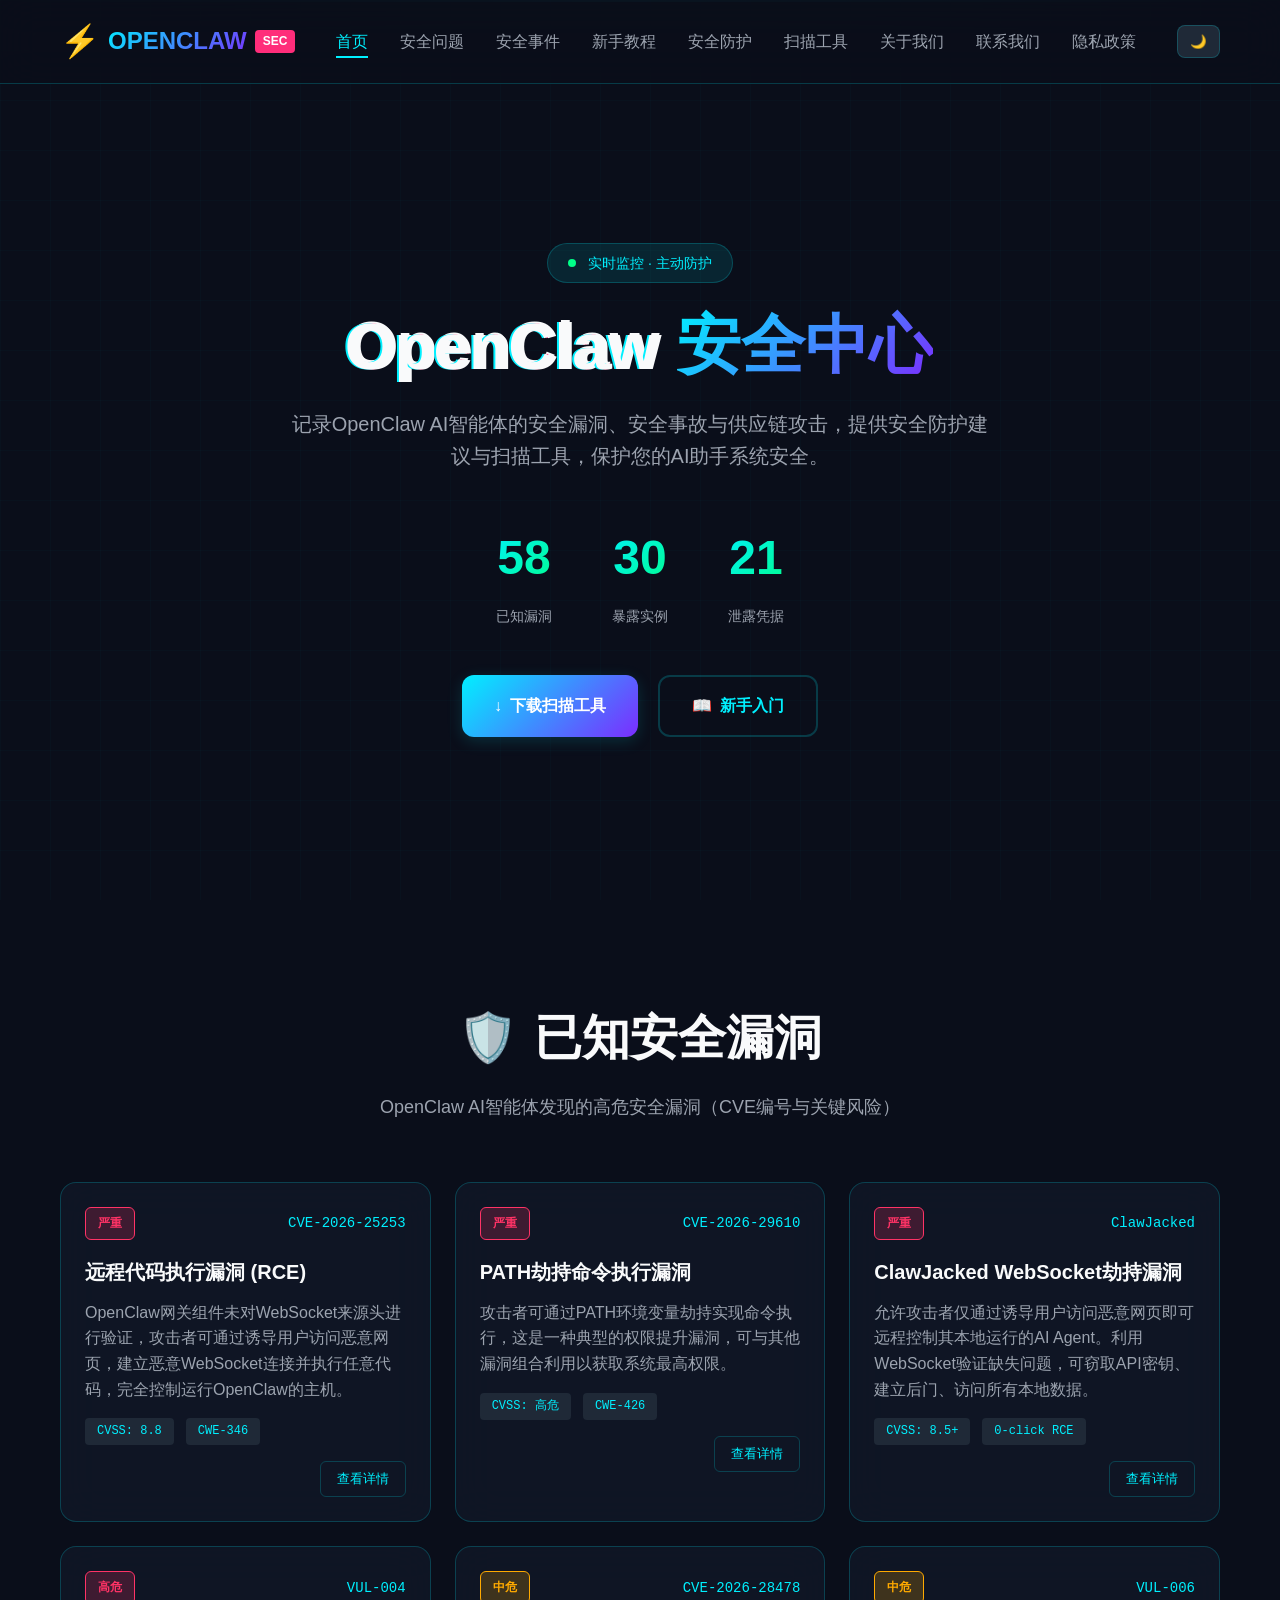
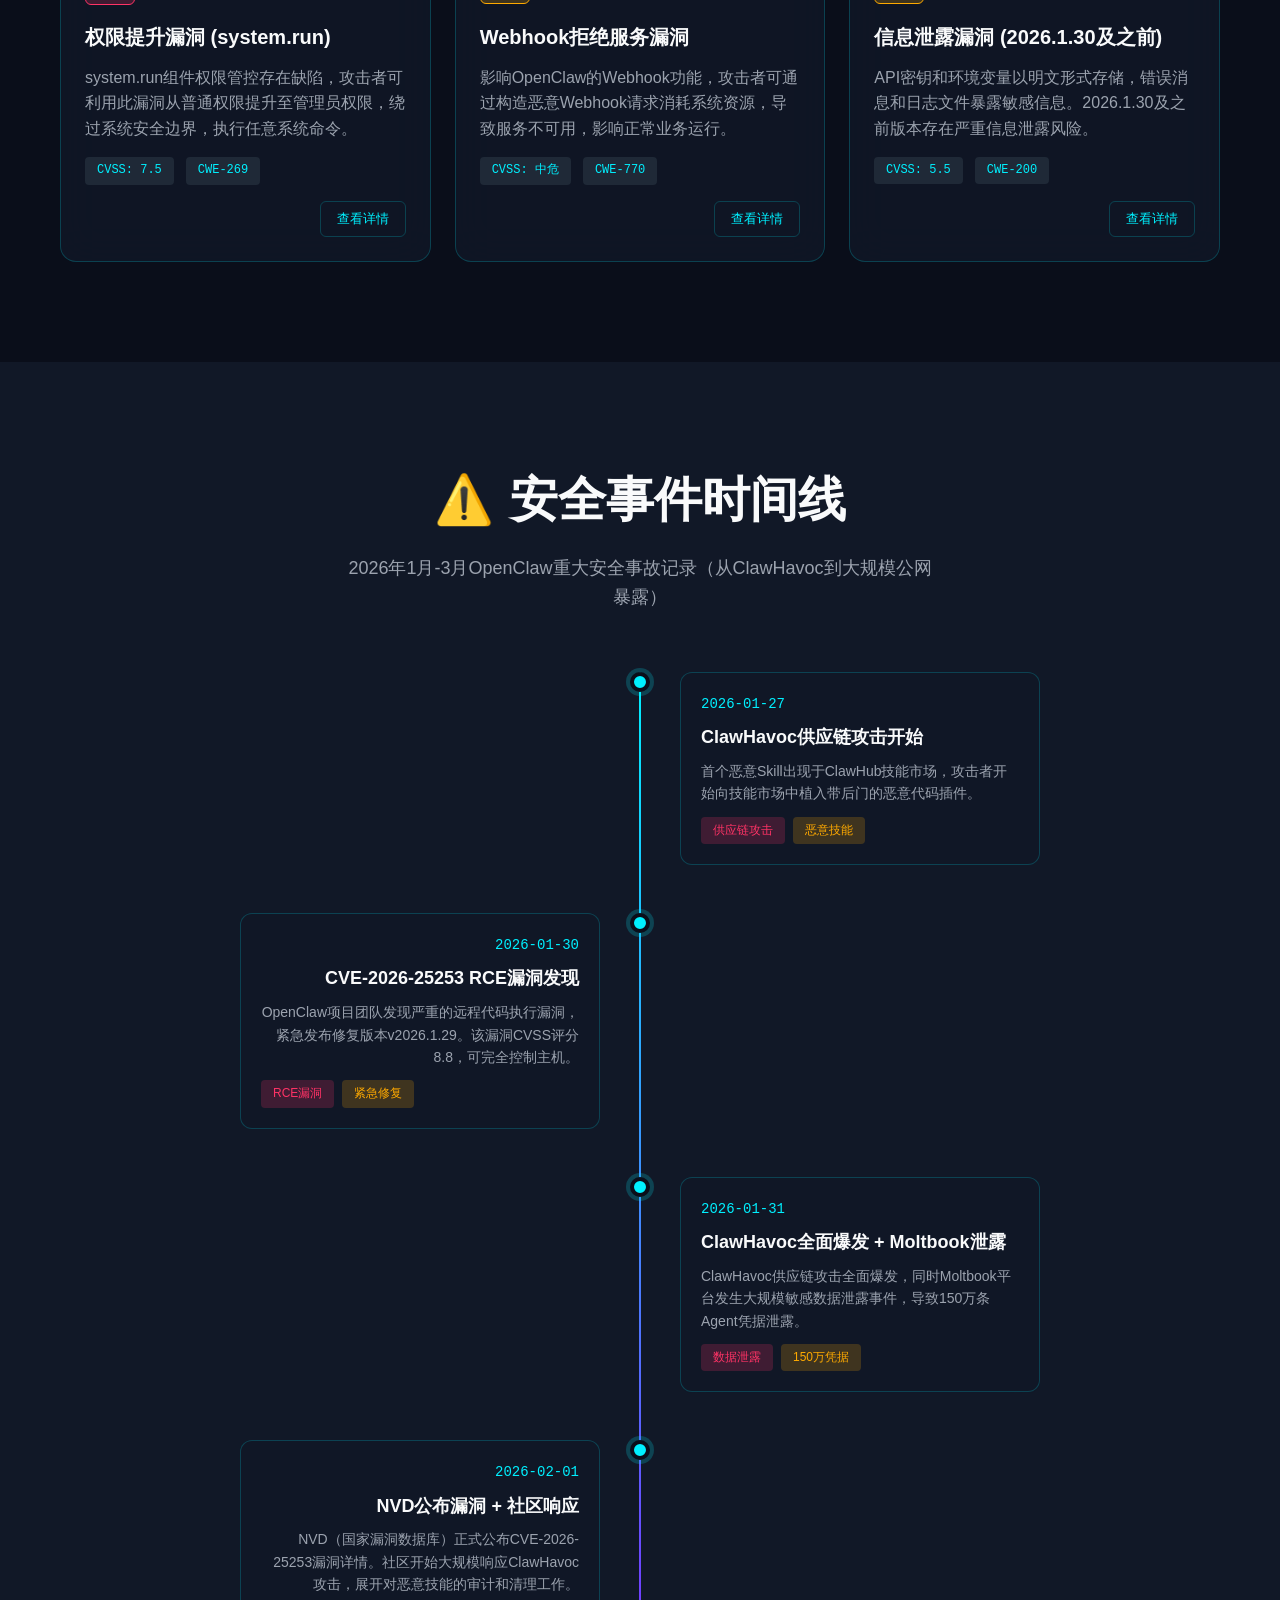
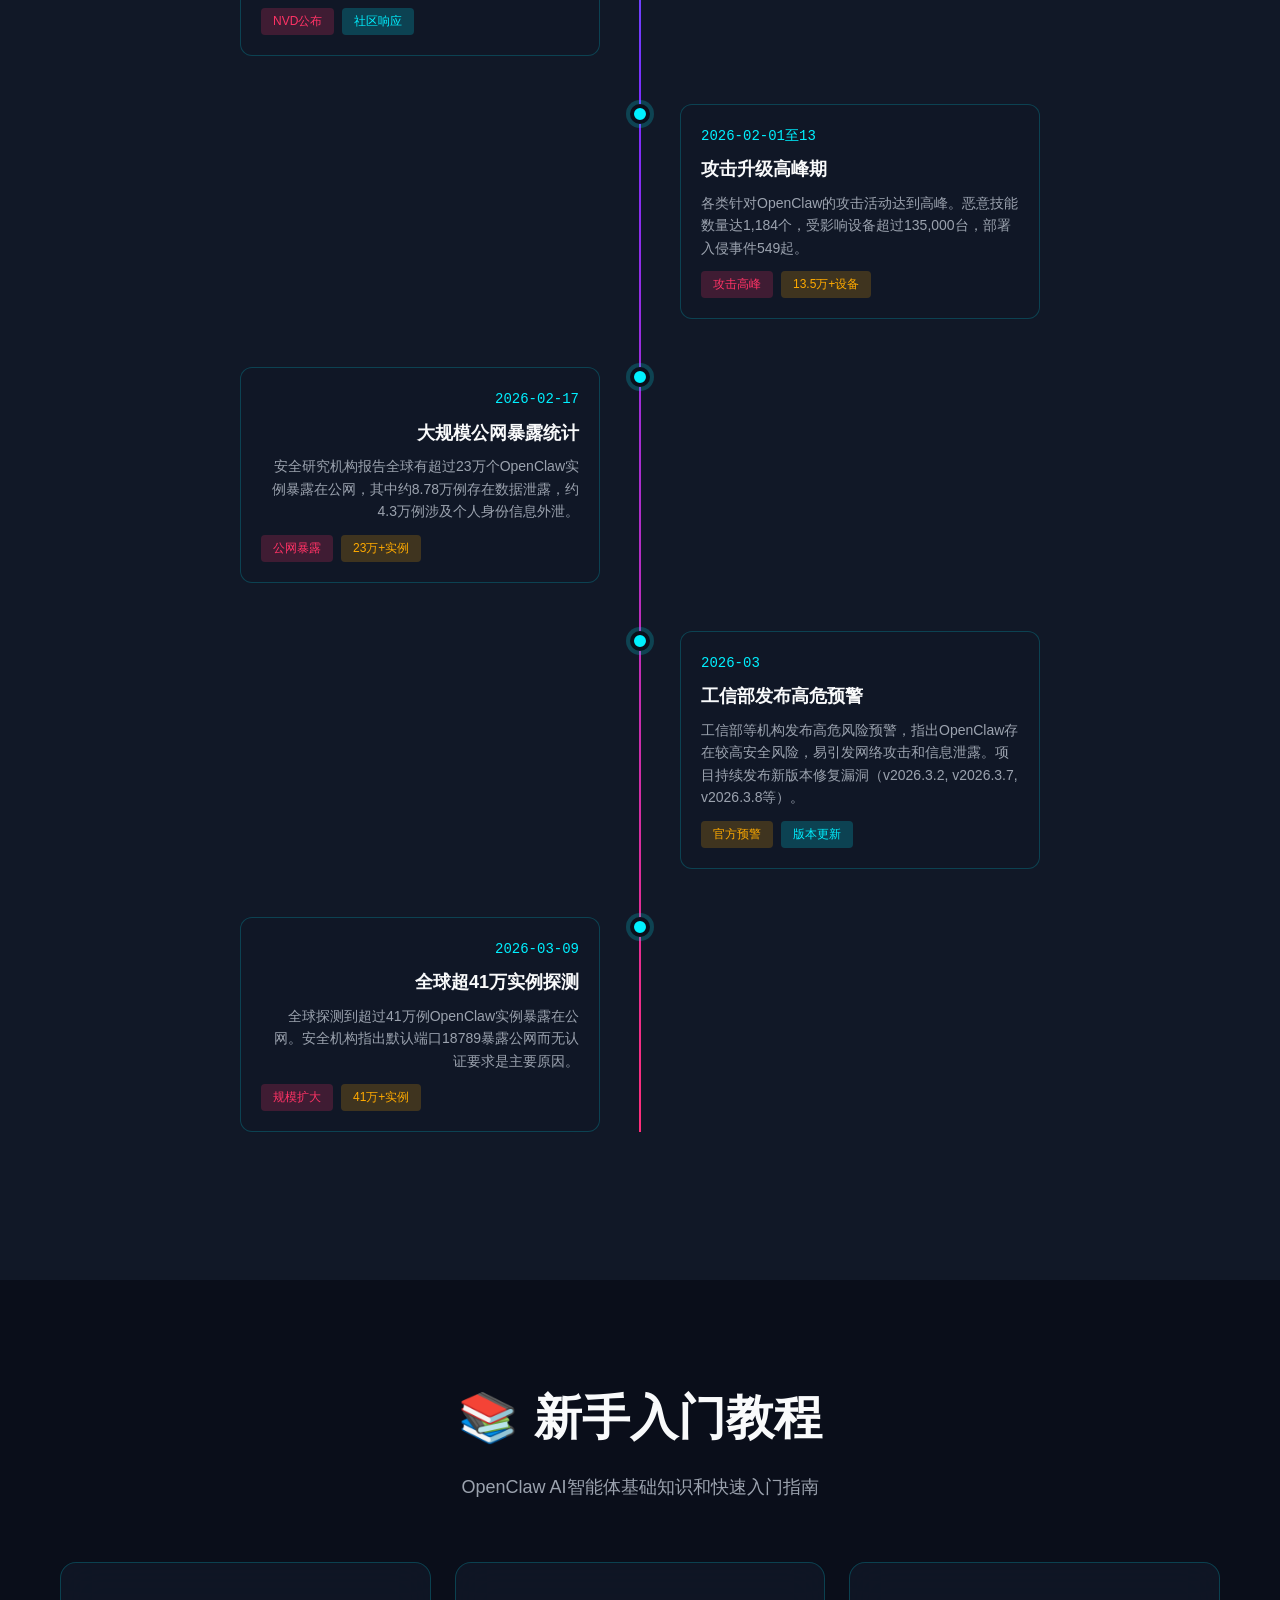
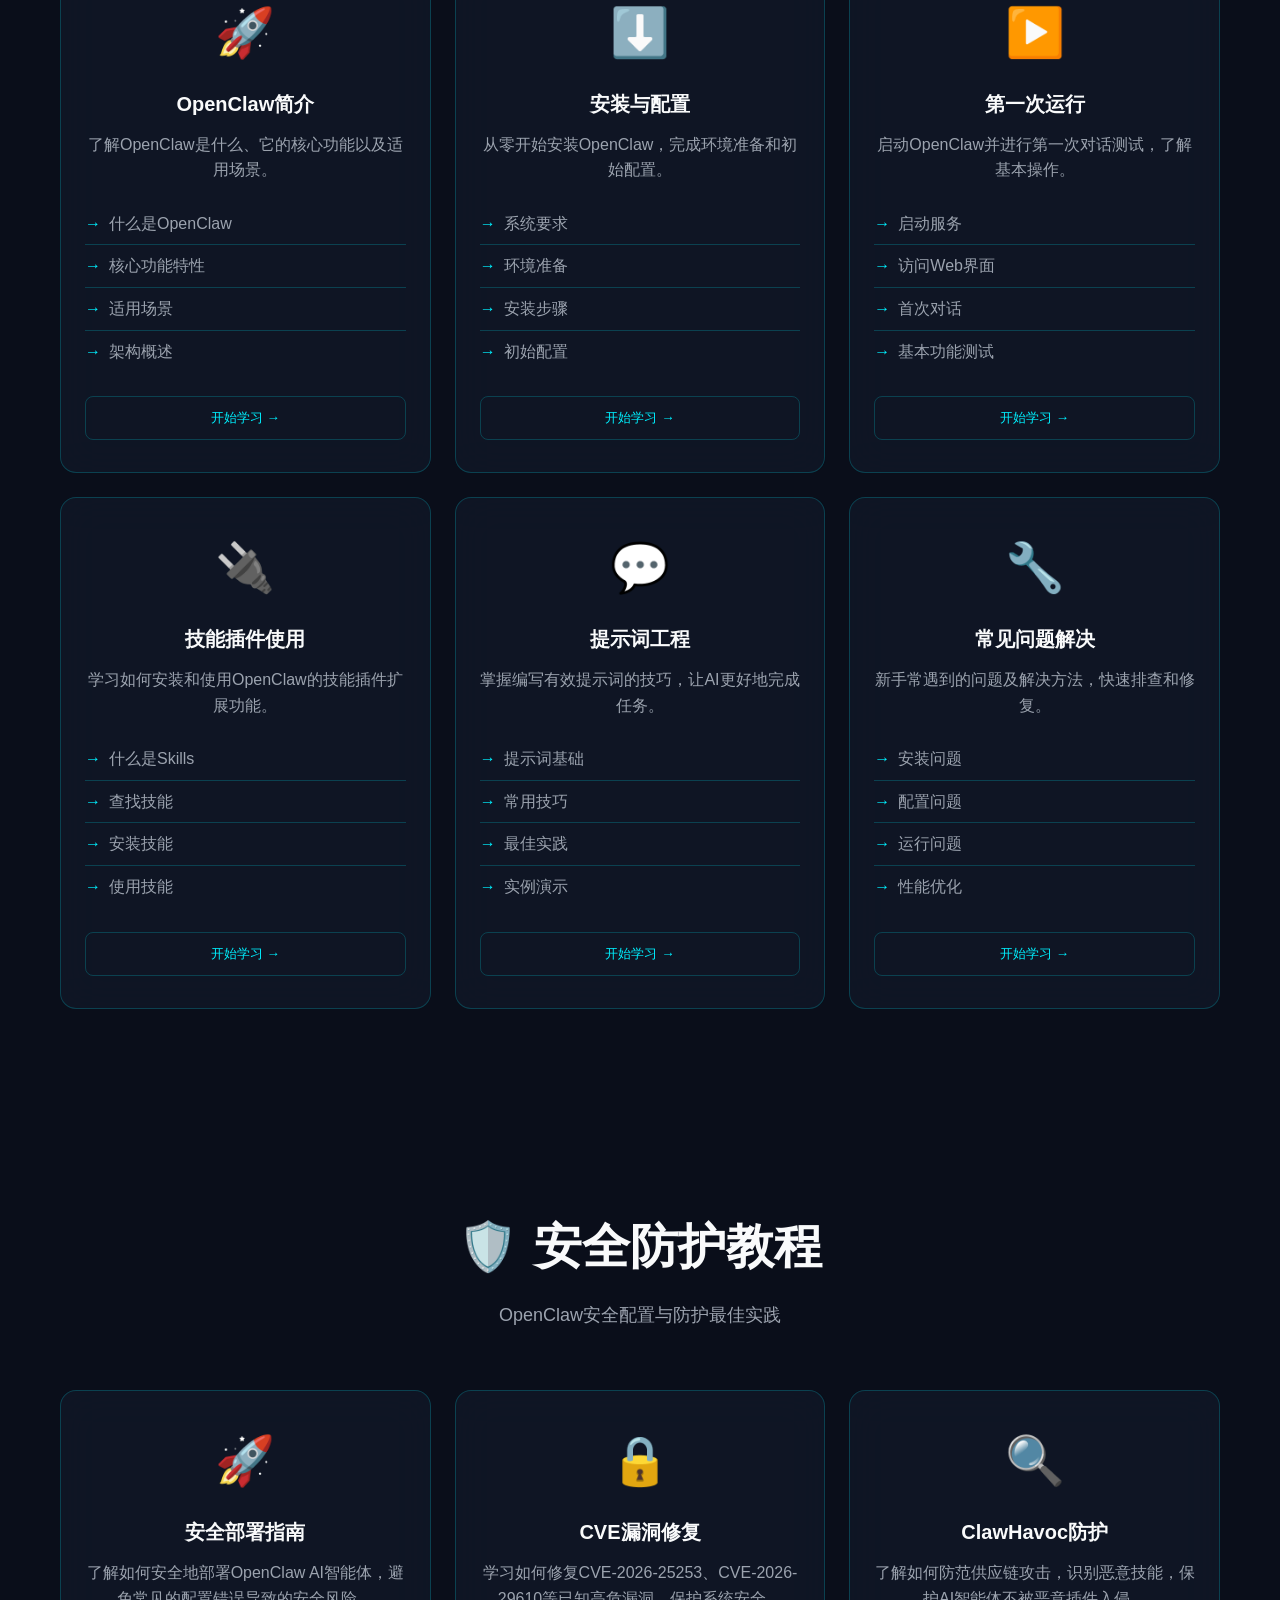
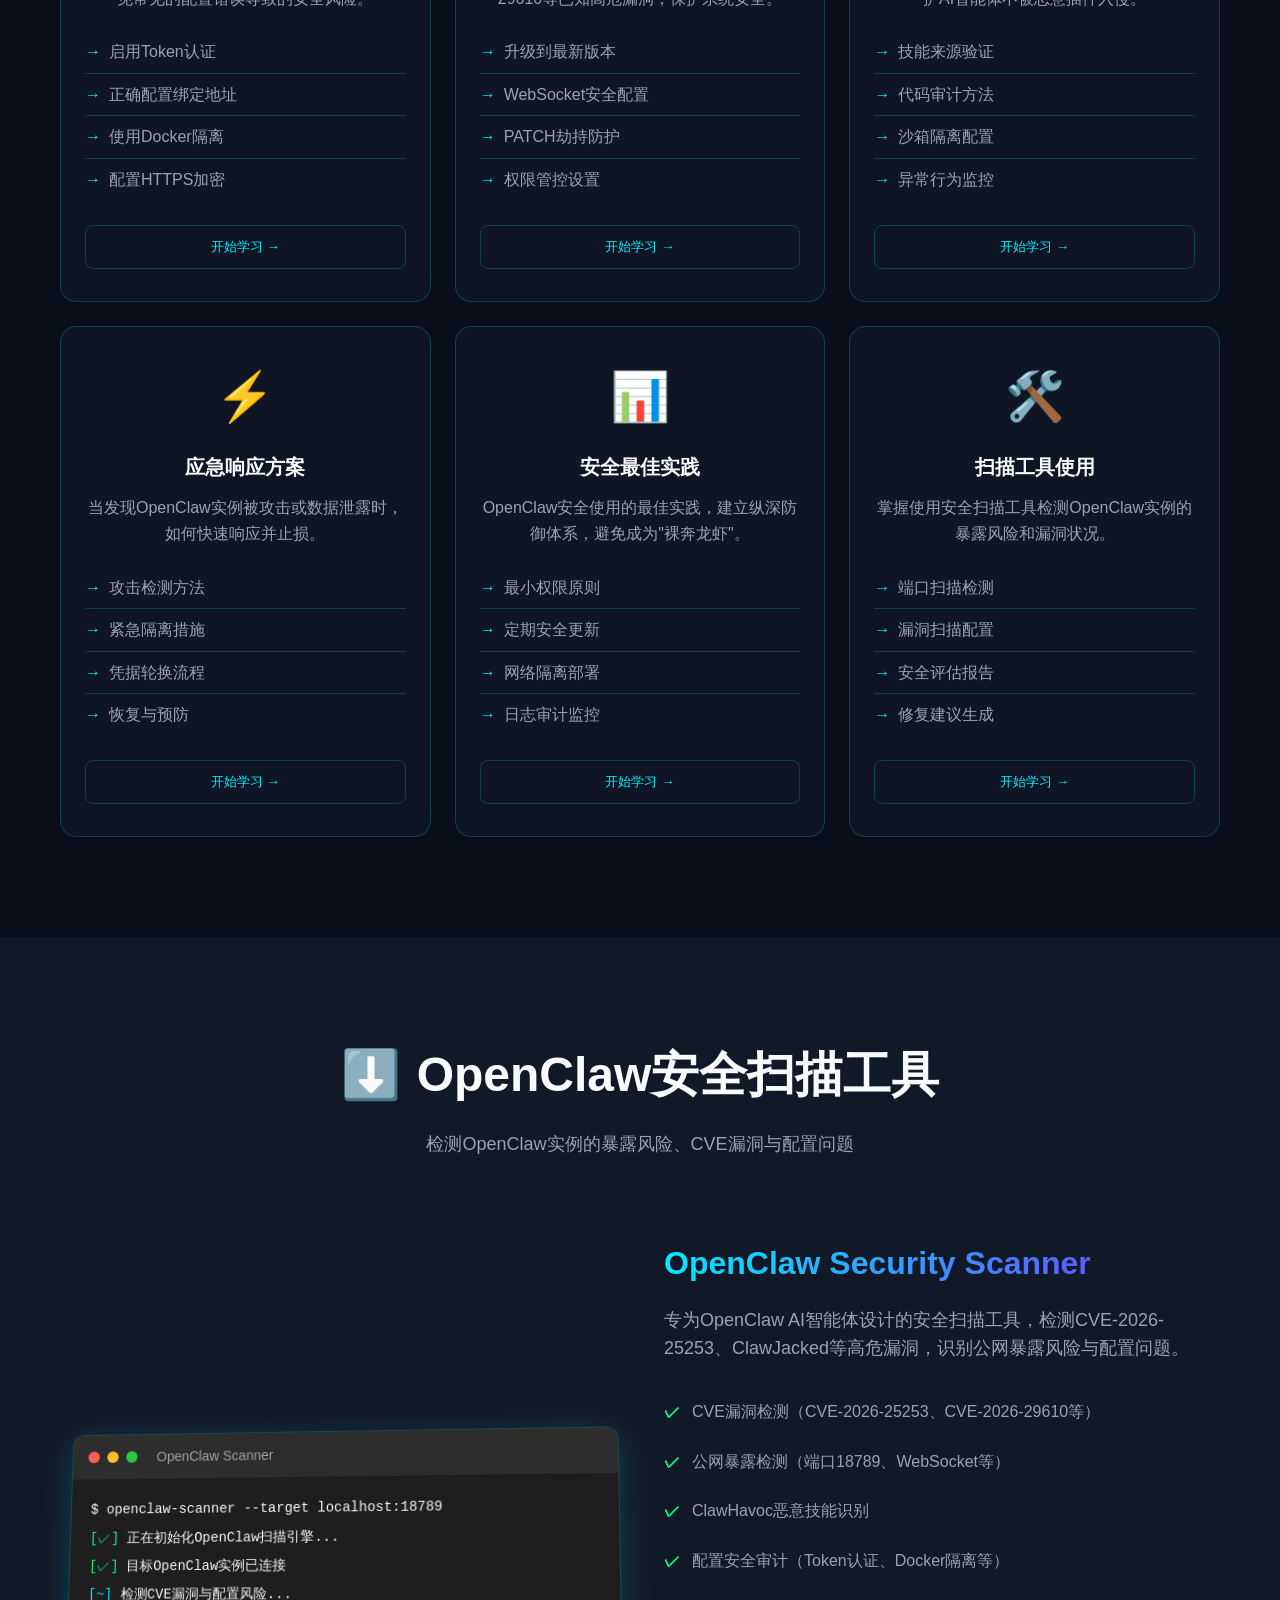
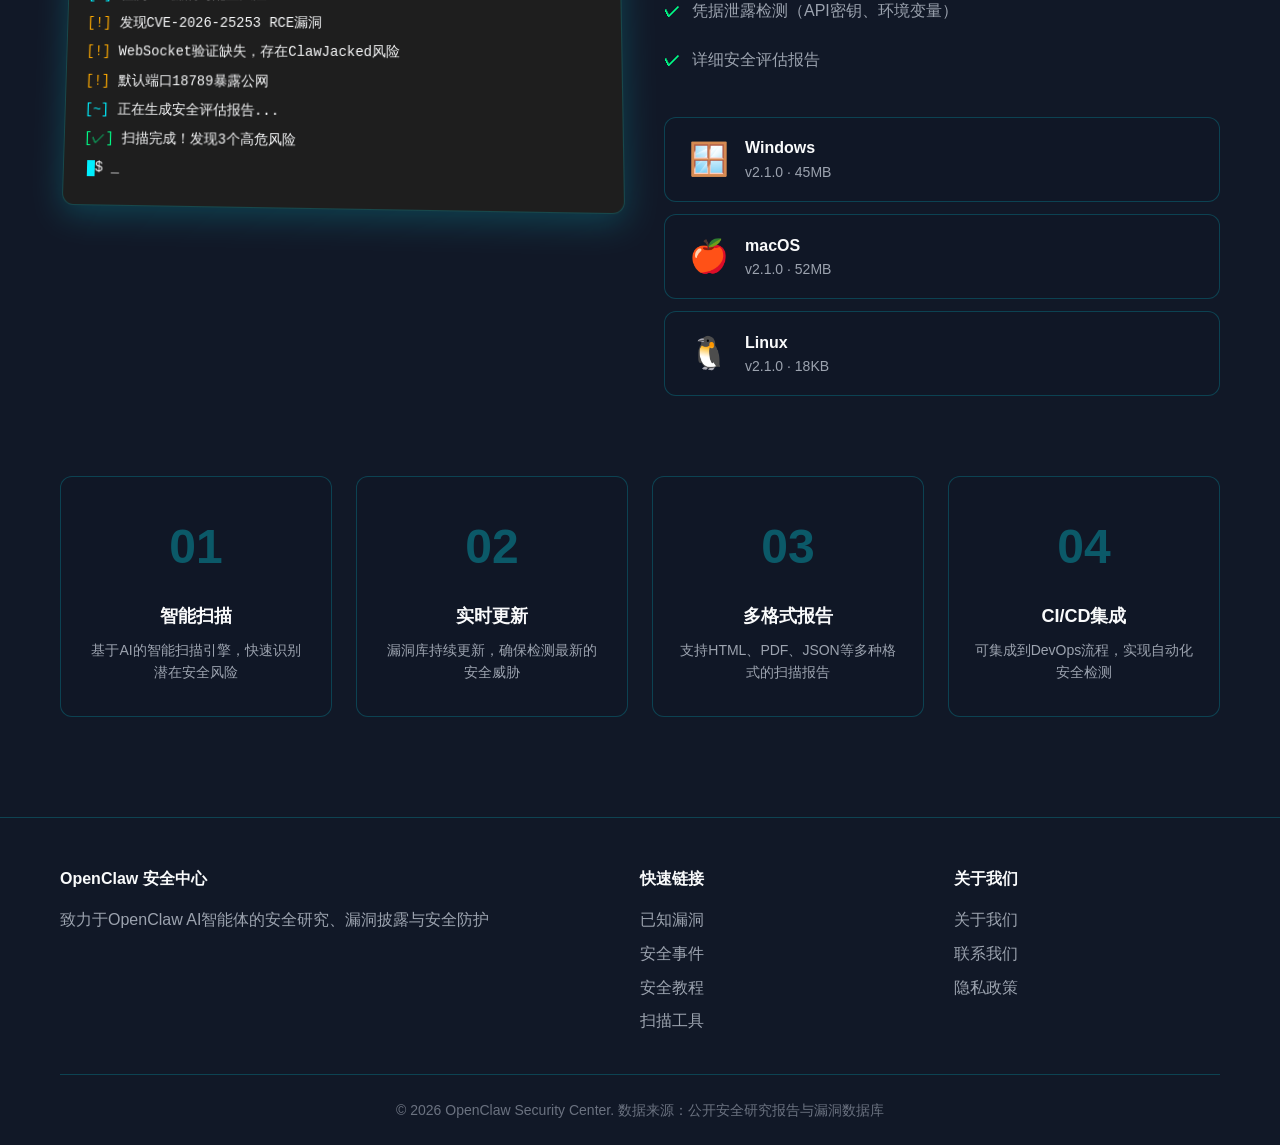
<file: index.html>
<!DOCTYPE html>
<html lang="zh-CN">
<head>
    <meta charset="UTF-8">
    <meta name="viewport" content="width=device-width, initial-scale=1.0">
    <title>OpenClaw 安全中心</title>
    <link rel="stylesheet" href="css/style.css">
    <!-- Google AdSense -->
    <script async src="https://pagead2.googlesyndication.com/pagead/js/adsbygoogle.js?client=ca-pub-5123878299674426"
     crossorigin="anonymous"></script>
</head>
<body>
    <!-- 背景网格效果 -->
    <div class="grid-bg"></div>
    <div class="scan-line"></div>

    <!-- 导航栏 -->
    <nav class="navbar">
        <div class="container">
            <div class="logo">
                <span class="logo-icon">⚡</span>
                <span class="logo-text">OPENCLAW</span>
                <span class="logo-badge">SEC</span>
            </div>
            <ul class="nav-menu">
                <li><a href="#home" class="active">首页</a></li>
                <li><a href="#security">安全问题</a></li>
                <li><a href="#events">安全事件</a></li>
                <li><a href="#beginner">新手教程</a></li>
                <li><a href="#tutorial">安全防护</a></li>
                <li><a href="#tools">扫描工具</a></li>
                <li><a href="about.html">关于我们</a></li>
                <li><a href="contact.html">联系我们</a></li>
                <li><a href="privacy.html">隐私政策</a></li>
            </ul>
            <button class="theme-toggle">
                <span class="sun-icon">☀️</span>
                <span class="moon-icon">🌙</span>
            </button>
        </div>
    </nav>

    <!-- Hero 区域 -->
    <section id="home" class="hero">
        <div class="container">
            <div class="hero-content">
                <div class="hero-badge">
                    <span class="pulse"></span>
                    实时监控 · 主动防护
                </div>
                <h1 class="hero-title">
                    <span class="glitch" data-text="OpenClaw">OpenClaw</span>
                    <span class="gradient-text">安全中心</span>
                </h1>
                <p class="hero-subtitle">
                    记录OpenClaw AI智能体的安全漏洞、安全事故与供应链攻击，提供安全防护建议与扫描工具，保护您的AI助手系统安全。
                </p>
                <div class="hero-stats">
                    <div class="stat-item">
                        <div class="stat-value" data-count="512">512</div>
                        <div class="stat-label">已知漏洞</div>
                    </div>
                    <div class="stat-item">
                        <div class="stat-value" data-count="410000">410000+</div>
                        <div class="stat-label">暴露实例</div>
                    </div>
                    <div class="stat-item">
                        <div class="stat-value" data-count="1500000">1500000+</div>
                        <div class="stat-label">泄露凭据</div>
                    </div>
                </div>
                <div class="hero-actions">
                    <a href="#tools" class="btn btn-primary">
                        <span class="btn-icon">↓</span>
                        下载扫描工具
                    </a>
                    <a href="#tutorial" class="btn btn-secondary">
                        <span class="btn-icon">📖</span>
                        新手入门
                    </a>
                </div>
            </div>
        </div>
    </section>

    <!-- 安全问题模块 -->
    <section id="security" class="section">
        <div class="container">
            <div class="section-header">
                <h2 class="section-title">
                    <span class="title-icon">🛡️</span>
                    已知安全漏洞
                </h2>
                <p class="section-subtitle">OpenClaw AI智能体发现的高危安全漏洞（CVE编号与关键风险）</p>
            </div>
            <div class="security-grid">
                <div class="security-card" data-severity="high" data-vuln-id="cve-2026-25253">
                    <div class="card-header">
                        <div class="severity-badge high">严重</div>
                        <div class="card-id">CVE-2026-25253</div>
                    </div>
                    <h3 class="card-title">远程代码执行漏洞 (RCE)</h3>
                    <p class="card-desc">
                        OpenClaw网关组件未对WebSocket来源头进行验证，攻击者可通过诱导用户访问恶意网页，建立恶意WebSocket连接并执行任意代码，完全控制运行OpenClaw的主机。
                    </p>
                    <div class="card-meta">
                        <span class="meta-item">CVSS: 8.8</span>
                        <span class="meta-item">CWE-346</span>
                    </div>
                    <div class="card-actions">
                        <button class="btn-expand" onclick="showVulnDetail('cve-2026-25253')">查看详情</button>
                    </div>
                </div>

                <div class="security-card" data-severity="high" data-vuln-id="cve-2026-29610">
                    <div class="card-header">
                        <div class="severity-badge high">严重</div>
                        <div class="card-id">CVE-2026-29610</div>
                    </div>
                    <h3 class="card-title">PATH劫持命令执行漏洞</h3>
                    <p class="card-desc">
                        攻击者可通过PATH环境变量劫持实现命令执行，这是一种典型的权限提升漏洞，可与其他漏洞组合利用以获取系统最高权限。
                    </p>
                    <div class="card-meta">
                        <span class="meta-item">CVSS: 高危</span>
                        <span class="meta-item">CWE-426</span>
                    </div>
                    <div class="card-actions">
                        <button class="btn-expand" onclick="showVulnDetail('cve-2026-29610')">查看详情</button>
                    </div>
                </div>

                <div class="security-card" data-severity="high" data-vuln-id="clawjacked">
                    <div class="card-header">
                        <div class="severity-badge high">严重</div>
                        <div class="card-id">ClawJacked</div>
                    </div>
                    <h3 class="card-title">ClawJacked WebSocket劫持漏洞</h3>
                    <p class="card-desc">
                        允许攻击者仅通过诱导用户访问恶意网页即可远程控制其本地运行的AI Agent。利用WebSocket验证缺失问题，可窃取API密钥、建立后门、访问所有本地数据。
                    </p>
                    <div class="card-meta">
                        <span class="meta-item">CVSS: 8.5+</span>
                        <span class="meta-item">0-click RCE</span>
                    </div>
                    <div class="card-actions">
                        <button class="btn-expand" onclick="showVulnDetail('clawjacked')">查看详情</button>
                    </div>
                </div>

                <div class="security-card" data-severity="high" data-vuln-id="system-run">
                    <div class="card-header">
                        <div class="severity-badge high">高危</div>
                        <div class="card-id">VUL-004</div>
                    </div>
                    <h3 class="card-title">权限提升漏洞 (system.run)</h3>
                    <p class="card-desc">
                        system.run组件权限管控存在缺陷，攻击者可利用此漏洞从普通权限提升至管理员权限，绕过系统安全边界，执行任意系统命令。
                    </p>
                    <div class="card-meta">
                        <span class="meta-item">CVSS: 7.5</span>
                        <span class="meta-item">CWE-269</span>
                    </div>
                    <div class="card-actions">
                        <button class="btn-expand" onclick="showVulnDetail('system-run')">查看详情</button>
                    </div>
                </div>

                <div class="security-card" data-severity="medium" data-vuln-id="webhook-dos">
                    <div class="card-header">
                        <div class="severity-badge medium">中危</div>
                        <div class="card-id">CVE-2026-28478</div>
                    </div>
                    <h3 class="card-title">Webhook拒绝服务漏洞</h3>
                    <p class="card-desc">
                        影响OpenClaw的Webhook功能，攻击者可通过构造恶意Webhook请求消耗系统资源，导致服务不可用，影响正常业务运行。
                    </p>
                    <div class="card-meta">
                        <span class="meta-item">CVSS: 中危</span>
                        <span class="meta-item">CWE-770</span>
                    </div>
                    <div class="card-actions">
                        <button class="btn-expand" onclick="showVulnDetail('webhook-dos')">查看详情</button>
                    </div>
                </div>

                <div class="security-card" data-severity="medium" data-vuln-id="info-leak">
                    <div class="card-header">
                        <div class="severity-badge medium">中危</div>
                        <div class="card-id">VUL-006</div>
                    </div>
                    <h3 class="card-title">信息泄露漏洞 (2026.1.30及之前)</h3>
                    <p class="card-desc">
                        API密钥和环境变量以明文形式存储，错误消息和日志文件暴露敏感信息。2026.1.30及之前版本存在严重信息泄露风险。
                    </p>
                    <div class="card-meta">
                        <span class="meta-item">CVSS: 5.5</span>
                        <span class="meta-item">CWE-200</span>
                    </div>
                    <div class="card-actions">
                        <button class="btn-expand" onclick="showVulnDetail('info-leak')">查看详情</button>
                    </div>
                </div>
            </div>
        </div>
    </section>

    <!-- 安全事件时间线 -->
    <section id="events" class="section section-dark">
        <div class="container">
            <div class="section-header">
                <h2 class="section-title">
                    <span class="title-icon">⚠️</span>
                    安全事件时间线
                </h2>
                <p class="section-subtitle">2026年1月-3月OpenClaw重大安全事故记录（从ClawHavoc到大规模公网暴露）</p>
            </div>
            <div class="timeline">
                <div class="timeline-item">
                    <div class="timeline-marker"></div>
                    <div class="timeline-content">
                        <div class="event-date">2026-01-27</div>
                        <h3 class="event-title">ClawHavoc供应链攻击开始</h3>
                        <p class="event-desc">
                            首个恶意Skill出现于ClawHub技能市场，攻击者开始向技能市场中植入带后门的恶意代码插件。
                        </p>
                        <div class="event-tags">
                            <span class="tag tag-danger">供应链攻击</span>
                            <span class="tag tag-warning">恶意技能</span>
                        </div>
                    </div>
                </div>

                <div class="timeline-item">
                    <div class="timeline-marker"></div>
                    <div class="timeline-content">
                        <div class="event-date">2026-01-30</div>
                        <h3 class="event-title">CVE-2026-25253 RCE漏洞发现</h3>
                        <p class="event-desc">
                            OpenClaw项目团队发现严重的远程代码执行漏洞，紧急发布修复版本v2026.1.29。该漏洞CVSS评分8.8，可完全控制主机。
                        </p>
                        <div class="event-tags">
                            <span class="tag tag-danger">RCE漏洞</span>
                            <span class="tag tag-warning">紧急修复</span>
                        </div>
                    </div>
                </div>

                <div class="timeline-item">
                    <div class="timeline-marker"></div>
                    <div class="timeline-content">
                        <div class="event-date">2026-01-31</div>
                        <h3 class="event-title">ClawHavoc全面爆发 + Moltbook泄露</h3>
                        <p class="event-desc">
                            ClawHavoc供应链攻击全面爆发，同时Moltbook平台发生大规模敏感数据泄露事件，导致150万条Agent凭据泄露。
                        </p>
                        <div class="event-tags">
                            <span class="tag tag-danger">数据泄露</span>
                            <span class="tag tag-warning">150万凭据</span>
                        </div>
                    </div>
                </div>

                <div class="timeline-item">
                    <div class="timeline-marker"></div>
                    <div class="timeline-content">
                        <div class="event-date">2026-02-01</div>
                        <h3 class="event-title">NVD公布漏洞 + 社区响应</h3>
                        <p class="event-desc">
                            NVD（国家漏洞数据库）正式公布CVE-2026-25253漏洞详情。社区开始大规模响应ClawHavoc攻击，展开对恶意技能的审计和清理工作。
                        </p>
                        <div class="event-tags">
                            <span class="tag tag-danger">NVD公布</span>
                            <span class="tag tag-info">社区响应</span>
                        </div>
                    </div>
                </div>

                <div class="timeline-item">
                    <div class="timeline-marker"></div>
                    <div class="timeline-content">
                        <div class="event-date">2026-02-01至13</div>
                        <h3 class="event-title">攻击升级高峰期</h3>
                        <p class="event-desc">
                            各类针对OpenClaw的攻击活动达到高峰。恶意技能数量达1,184个，受影响设备超过135,000台，部署入侵事件549起。
                        </p>
                        <div class="event-tags">
                            <span class="tag tag-danger">攻击高峰</span>
                            <span class="tag tag-warning">13.5万+设备</span>
                        </div>
                    </div>
                </div>

                <div class="timeline-item">
                    <div class="timeline-marker"></div>
                    <div class="timeline-content">
                        <div class="event-date">2026-02-17</div>
                        <h3 class="event-title">大规模公网暴露统计</h3>
                        <p class="event-desc">
                            安全研究机构报告全球有超过23万个OpenClaw实例暴露在公网，其中约8.78万例存在数据泄露，约4.3万例涉及个人身份信息外泄。
                        </p>
                        <div class="event-tags">
                            <span class="tag tag-danger">公网暴露</span>
                            <span class="tag tag-warning">23万+实例</span>
                        </div>
                    </div>
                </div>

                <div class="timeline-item">
                    <div class="timeline-marker"></div>
                    <div class="timeline-content">
                        <div class="event-date">2026-03</div>
                        <h3 class="event-title">工信部发布高危预警</h3>
                        <p class="event-desc">
                            工信部等机构发布高危风险预警，指出OpenClaw存在较高安全风险，易引发网络攻击和信息泄露。项目持续发布新版本修复漏洞（v2026.3.2, v2026.3.7, v2026.3.8等）。
                        </p>
                        <div class="event-tags">
                            <span class="tag tag-warning">官方预警</span>
                            <span class="tag tag-info">版本更新</span>
                        </div>
                    </div>
                </div>

                <div class="timeline-item">
                    <div class="timeline-marker"></div>
                    <div class="timeline-content">
                        <div class="event-date">2026-03-09</div>
                        <h3 class="event-title">全球超41万实例探测</h3>
                        <p class="event-desc">
                            全球探测到超过41万例OpenClaw实例暴露在公网。安全机构指出默认端口18789暴露公网而无认证要求是主要原因。
                        </p>
                        <div class="event-tags">
                            <span class="tag tag-danger">规模扩大</span>
                            <span class="tag tag-warning">41万+实例</span>
                        </div>
                    </div>
                </div>
            </div>
        </div>
    </section>

    <!-- 新手入门教程 -->
    <section id="beginner" class="section">
        <div class="container">
            <div class="section-header">
                <h2 class="section-title">
                    <span class="title-icon">📚</span>
                    新手入门教程
                </h2>
                <p class="section-subtitle">OpenClaw AI智能体基础知识和快速入门指南</p>
            </div>
            <div class="tutorial-grid">
                <div class="tutorial-card" data-tutorial-id="beginner-intro">
                    <div class="tutorial-icon">🚀</div>
                    <h3 class="tutorial-title">OpenClaw简介</h3>
                    <p class="tutorial-desc">
                        了解OpenClaw是什么、它的核心功能以及适用场景。
                    </p>
                    <ul class="tutorial-list">
                        <li>什么是OpenClaw</li>
                        <li>核心功能特性</li>
                        <li>适用场景</li>
                        <li>架构概述</li>
                    </ul>
                    <button class="btn-tutorial" onclick="showTutorialDetail('beginner-intro')">开始学习 →</button>
                </div>

                <div class="tutorial-card" data-tutorial-id="beginner-install">
                    <div class="tutorial-icon">⬇️</div>
                    <h3 class="tutorial-title">安装与配置</h3>
                    <p class="tutorial-desc">
                        从零开始安装OpenClaw，完成环境准备和初始配置。
                    </p>
                    <ul class="tutorial-list">
                        <li>系统要求</li>
                        <li>环境准备</li>
                        <li>安装步骤</li>
                        <li>初始配置</li>
                    </ul>
                    <button class="btn-tutorial" onclick="showTutorialDetail('beginner-install')">开始学习 →</button>
                </div>

                <div class="tutorial-card" data-tutorial-id="beginner-first-run">
                    <div class="tutorial-icon">▶️</div>
                    <h3 class="tutorial-title">第一次运行</h3>
                    <p class="tutorial-desc">
                        启动OpenClaw并进行第一次对话测试，了解基本操作。
                    </p>
                    <ul class="tutorial-list">
                        <li>启动服务</li>
                        <li>访问Web界面</li>
                        <li>首次对话</li>
                        <li>基本功能测试</li>
                    </ul>
                    <button class="btn-tutorial" onclick="showTutorialDetail('beginner-first-run')">开始学习 →</button>
                </div>

                <div class="tutorial-card" data-tutorial-id="beginner-skills">
                    <div class="tutorial-icon">🔌</div>
                    <h3 class="tutorial-title">技能插件使用</h3>
                    <p class="tutorial-desc">
                        学习如何安装和使用OpenClaw的技能插件扩展功能。
                    </p>
                    <ul class="tutorial-list">
                        <li>什么是Skills</li>
                        <li>查找技能</li>
                        <li>安装技能</li>
                        <li>使用技能</li>
                    </ul>
                    <button class="btn-tutorial" onclick="showTutorialDetail('beginner-skills')">开始学习 →</button>
                </div>

                <div class="tutorial-card" data-tutorial-id="beginner-prompt">
                    <div class="tutorial-icon">💬</div>
                    <h3 class="tutorial-title">提示词工程</h3>
                    <p class="tutorial-desc">
                        掌握编写有效提示词的技巧，让AI更好地完成任务。
                    </p>
                    <ul class="tutorial-list">
                        <li>提示词基础</li>
                        <li>常用技巧</li>
                        <li>最佳实践</li>
                        <li>实例演示</li>
                    </ul>
                    <button class="btn-tutorial" onclick="showTutorialDetail('beginner-prompt')">开始学习 →</button>
                </div>

                <div class="tutorial-card" data-tutorial-id="beginner-troubleshooting">
                    <div class="tutorial-icon">🔧</div>
                    <h3 class="tutorial-title">常见问题解决</h3>
                    <p class="tutorial-desc">
                        新手常遇到的问题及解决方法，快速排查和修复。
                    </p>
                    <ul class="tutorial-list">
                        <li>安装问题</li>
                        <li>配置问题</li>
                        <li>运行问题</li>
                        <li>性能优化</li>
                    </ul>
                    <button class="btn-tutorial" onclick="showTutorialDetail('beginner-troubleshooting')">开始学习 →</button>
                </div>
            </div>
        </div>
    </section>

    <!-- 安全防护教程 -->
    <section id="tutorial" class="section">
        <div class="container">
            <div class="section-header">
                <h2 class="section-title">
                    <span class="title-icon">🛡️</span>
                    安全防护教程
                </h2>
                <p class="section-subtitle">OpenClaw安全配置与防护最佳实践</p>
            </div>
            <div class="tutorial-grid">
                <div class="tutorial-card" data-tutorial-id="deployment">
                    <div class="tutorial-icon">🚀</div>
                    <h3 class="tutorial-title">安全部署指南</h3>
                    <p class="tutorial-desc">
                        了解如何安全地部署OpenClaw AI智能体，避免常见的配置错误导致的安全风险。
                    </p>
                    <ul class="tutorial-list">
                        <li>启用Token认证</li>
                        <li>正确配置绑定地址</li>
                        <li>使用Docker隔离</li>
                        <li>配置HTTPS加密</li>
                    </ul>
                    <button class="btn-tutorial" onclick="showTutorialDetail('deployment')">开始学习 →</button>
                </div>

                <div class="tutorial-card" data-tutorial-id="cve-fix">
                    <div class="tutorial-icon">🔒</div>
                    <h3 class="tutorial-title">CVE漏洞修复</h3>
                    <p class="tutorial-desc">
                        学习如何修复CVE-2026-25253、CVE-2026-29610等已知高危漏洞，保护系统安全。
                    </p>
                    <ul class="tutorial-list">
                        <li>升级到最新版本</li>
                        <li>WebSocket安全配置</li>
                        <li>PATCH劫持防护</li>
                        <li>权限管控设置</li>
                    </ul>
                    <button class="btn-tutorial" onclick="showTutorialDetail('cve-fix')">开始学习 →</button>
                </div>

                <div class="tutorial-card" data-tutorial-id="clawhavoc">
                    <div class="tutorial-icon">🔍</div>
                    <h3 class="tutorial-title">ClawHavoc防护</h3>
                    <p class="tutorial-desc">
                        了解如何防范供应链攻击，识别恶意技能，保护AI智能体不被恶意插件入侵。
                    </p>
                    <ul class="tutorial-list">
                        <li>技能来源验证</li>
                        <li>代码审计方法</li>
                        <li>沙箱隔离配置</li>
                        <li>异常行为监控</li>
                    </ul>
                    <button class="btn-tutorial" onclick="showTutorialDetail('clawhavoc')">开始学习 →</button>
                </div>

                <div class="tutorial-card" data-tutorial-id="incident-response">
                    <div class="tutorial-icon">⚡</div>
                    <h3 class="tutorial-title">应急响应方案</h3>
                    <p class="tutorial-desc">
                        当发现OpenClaw实例被攻击或数据泄露时，如何快速响应并止损。
                    </p>
                    <ul class="tutorial-list">
                        <li>攻击检测方法</li>
                        <li>紧急隔离措施</li>
                        <li>凭据轮换流程</li>
                        <li>恢复与预防</li>
                    </ul>
                    <button class="btn-tutorial" onclick="showTutorialDetail('incident-response')">开始学习 →</button>
                </div>

                <div class="tutorial-card" data-tutorial-id="best-practices">
                    <div class="tutorial-icon">📊</div>
                    <h3 class="tutorial-title">安全最佳实践</h3>
                    <p class="tutorial-desc">
                        OpenClaw安全使用的最佳实践，建立纵深防御体系，避免成为"裸奔龙虾"。
                    </p>
                    <ul class="tutorial-list">
                        <li>最小权限原则</li>
                        <li>定期安全更新</li>
                        <li>网络隔离部署</li>
                        <li>日志审计监控</li>
                    </ul>
                    <button class="btn-tutorial" onclick="showTutorialDetail('best-practices')">开始学习 →</button>
                </div>

                <div class="tutorial-card" data-tutorial-id="scanner">
                    <div class="tutorial-icon">🛠️</div>
                    <h3 class="tutorial-title">扫描工具使用</h3>
                    <p class="tutorial-desc">
                        掌握使用安全扫描工具检测OpenClaw实例的暴露风险和漏洞状况。
                    </p>
                    <ul class="tutorial-list">
                        <li>端口扫描检测</li>
                        <li>漏洞扫描配置</li>
                        <li>安全评估报告</li>
                        <li>修复建议生成</li>
                    </ul>
                    <button class="btn-tutorial" onclick="showTutorialDetail('scanner')">开始学习 →</button>
                </div>
            </div>
        </div>
    </section>

    <!-- 扫描工具下载 -->
    <section id="tools" class="section section-dark">
        <div class="container">
            <div class="section-header">
                <h2 class="section-title">
                    <span class="title-icon">⬇️</span>
                    OpenClaw安全扫描工具
                </h2>
                <p class="section-subtitle">检测OpenClaw实例的暴露风险、CVE漏洞与配置问题</p>
            </div>
            <div class="tools-showcase">
                <div class="tool-main">
                    <div class="tool-visual">
                        <div class="terminal">
                            <div class="terminal-header">
                                <span class="dot red"></span>
                                <span class="dot yellow"></span>
                                <span class="dot green"></span>
                                <span class="terminal-title">OpenClaw Scanner</span>
                            </div>
                            <div class="terminal-body" id="terminal-content">
                                <div class="terminal-line">$ openclaw-scanner --target localhost:18789</div>
                                <div class="terminal-line"><span class="success">[✓]</span> 正在初始化OpenClaw扫描引擎...</div>
                                <div class="terminal-line"><span class="success">[✓]</span> 目标OpenClaw实例已连接</div>
                                <div class="terminal-line"><span class="info">[~]</span> 检测CVE漏洞与配置风险...</div>
                                <div class="terminal-line"><span class="warning">[!]</span> 发现CVE-2026-25253 RCE漏洞</div>
                                <div class="terminal-line"><span class="warning">[!]</span> WebSocket验证缺失，存在ClawJacked风险</div>
                                <div class="terminal-line"><span class="warning">[!]</span> 默认端口18789暴露公网</div>
                                <div class="terminal-line"><span class="info">[~]</span> 正在生成安全评估报告...</div>
                                <div class="terminal-line"><span class="success">[✓]</span> 扫描完成！发现3个高危风险</div>
                                <div class="terminal-line prompt">$ _</div>
                            </div>
                        </div>
                    </div>
                    <div class="tool-info">
                        <h3 class="tool-name">OpenClaw Security Scanner</h3>
                        <p class="tool-desc">
                            专为OpenClaw AI智能体设计的安全扫描工具，检测CVE-2026-25253、ClawJacked等高危漏洞，识别公网暴露风险与配置问题。
                        </p>
                        <ul class="tool-features">
                            <li><span class="feature-icon">✓</span> CVE漏洞检测（CVE-2026-25253、CVE-2026-29610等）</li>
                            <li><span class="feature-icon">✓</span> 公网暴露检测（端口18789、WebSocket等）</li>
                            <li><span class="feature-icon">✓</span> ClawHavoc恶意技能识别</li>
                            <li><span class="feature-icon">✓</span> 配置安全审计（Token认证、Docker隔离等）</li>
                            <li><span class="feature-icon">✓</span> 凭据泄露检测（API密钥、环境变量）</li>
                            <li><span class="feature-icon">✓</span> 详细安全评估报告</li>
                        </ul>
                        <div class="tool-downloads">
                            <a href="#" class="btn-download windows" title="Windows版本">
                                <span class="os-icon">🪟</span>
                                <div class="download-info">
                                    <span class="download-os">Windows</span>
                                    <span class="download-size">v2.1.0 · 45MB</span>
                                </div>
                            </a>
                            <a href="#" class="btn-download mac" title="macOS版本">
                                <span class="os-icon">🍎</span>
                                <div class="download-info">
                                    <span class="download-os">macOS</span>
                                    <span class="download-size">v2.1.0 · 52MB</span>
                                </div>
                            </a>
                            <a href="file/openclaw_linux_check.zip" class="btn-download linux" title="Linux版本" download>
                                <span class="os-icon">🐧</span>
                                <div class="download-info">
                                    <span class="download-os">Linux</span>
                                    <span class="download-size">v2.1.0 · 18KB</span>
                                </div>
                            </a>
                        </div>
                    </div>
                </div>
            </div>

            <!-- 工具特性 -->
            <div class="tool-features-grid">
                <div class="feature-box">
                    <div class="feature-number">01</div>
                    <h4>智能扫描</h4>
                    <p>基于AI的智能扫描引擎，快速识别潜在安全风险</p>
                </div>
                <div class="feature-box">
                    <div class="feature-number">02</div>
                    <h4>实时更新</h4>
                    <p>漏洞库持续更新，确保检测最新的安全威胁</p>
                </div>
                <div class="feature-box">
                    <div class="feature-number">03</div>
                    <h4>多格式报告</h4>
                    <p>支持HTML、PDF、JSON等多种格式的扫描报告</p>
                </div>
                <div class="feature-box">
                    <div class="feature-number">04</div>
                    <h4>CI/CD集成</h4>
                    <p>可集成到DevOps流程，实现自动化安全检测</p>
                </div>
            </div>
        </div>
    </section>

    <!-- 页脚 -->
    <footer class="footer">
        <div class="container">
            <div class="footer-content">
                <div class="footer-section">
                    <h4>OpenClaw 安全中心</h4>
                    <p>致力于OpenClaw AI智能体的安全研究、漏洞披露与安全防护</p>
                </div>
                <div class="footer-section">
                    <h4>快速链接</h4>
                    <ul>
                        <li><a href="#security">已知漏洞</a></li>
                        <li><a href="#events">安全事件</a></li>
                        <li><a href="#tutorial">安全教程</a></li>
                        <li><a href="#tools">扫描工具</a></li>
                    </ul>
                </div>
                <div class="footer-section">
                    <h4>关于我们</h4>
                    <ul>
                        <li><a href="about.html">关于我们</a></li>
                        <li><a href="contact.html">联系我们</a></li>
                        <li><a href="privacy.html">隐私政策</a></li>
                    </ul>
                </div>
            </div>
            <div class="footer-bottom">
                <p>&copy; 2026 OpenClaw Security Center. 数据来源：公开安全研究报告与漏洞数据库</p>
            </div>
        </div>
    </footer>

    <!-- 漏洞详情模态框 -->
    <div id="vulnModal" class="modal">
        <div class="modal-overlay" onclick="closeVulnModal()"></div>
        <div class="modal-content">
            <div class="modal-header">
                <h2 id="modalTitle" class="modal-title">漏洞详情</h2>
                <button class="modal-close" onclick="closeVulnModal()">✕</button>
            </div>
            <div class="modal-body" id="modalBody">
                <!-- 动态内容将被加载到这里 -->
            </div>
            <div class="modal-footer">
                <button class="btn btn-secondary" onclick="closeVulnModal()">关闭</button>
            </div>
        </div>
    </div>

    <!-- 教程详情模态框 -->
    <div id="tutorialModal" class="modal">
        <div class="modal-overlay" onclick="closeTutorialModal()"></div>
        <div class="modal-content">
            <div class="modal-header">
                <h2 id="tutorialModalTitle" class="modal-title">教程详情</h2>
                <button class="modal-close" onclick="closeTutorialModal()">✕</button>
            </div>
            <div class="modal-body" id="tutorialModalBody">
                <!-- 动态内容将被加载到这里 -->
            </div>
            <div class="modal-footer">
                <button class="btn btn-secondary" onclick="closeTutorialModal()">关闭</button>
            </div>
        </div>
    </div>

    <script src="js/main.js"></script>
    <script>
        // 漏洞详细数据
        const vulnDetails = {
            'cve-2026-25253': {
                title: 'CVE-2026-25253 - 远程代码执行漏洞',
                severity: '严重',
                cvss: '8.8',
                cwe: 'CWE-346',
                disclosureDate: '2026-01-31',
                affectedVersions: '2026.1.30及之前版本',
                description: `OpenClaw网关组件未对WebSocket来源头进行验证，导致攻击者可以构造恶意网页，诱导用户访问后建立恶意WebSocket连接并执行任意代码。`,
                attackVector: `攻击者可通过诱导用户访问恶意网页触发漏洞，利用WebSocket验证缺失问题，完全控制运行OpenClaw的主机。`,
                impact: [
                    '窃取API密钥和环境变量',
                    '建立持久化后门访问',
                    '访问所有本地数据',
                    '植入挖矿程序或其他恶意软件',
                    '完全控制运行OpenClaw的主机'
                ],
                exploitSteps: [
                    '1. 攻击者创建恶意网页',
                    '2. 诱导OpenClaw用户访问该网页',
                    '3. 恶意网页建立与本地OpenClaw实例的WebSocket连接',
                    '4. 通过未经验证的连接执行任意代码',
                    '5. 完全控制运行OpenClaw的主机'
                ],
                fix: [
                    '升级到v2026.1.29或更高版本',
                    '启用Token认证机制',
                    '配置WebSocket来源验证',
                    '使用反向代理+HTTPS加密访问',
                    '启用Docker沙箱隔离'
                ],
                references: [
                    'NVD: https://nvd.nist.gov/vuln/detail/CVE-2026-25253',
                    'OpenClaw安全公告: v2026.1.29发布说明'
                ]
            },
            'cve-2026-29610': {
                title: 'CVE-2026-29610 - PATH劫持命令执行漏洞',
                severity: '严重',
                cvss: '高危',
                cwe: 'CWE-426',
                disclosureDate: '2026年2月',
                affectedVersions: '多个版本',
                description: `攻击者可通过PATH环境变量劫持实现命令执行，这是一种典型的权限提升漏洞，可与其他漏洞组合利用以获取系统最高权限。`,
                attackVector: `攻击者通过操纵PATH环境变量，使系统在执行命令时优先加载恶意的可执行文件，从而实现命令执行和权限提升。`,
                impact: [
                    '权限提升至管理员级别',
                    '执行任意系统命令',
                    '绕过系统安全边界',
                    '与其他漏洞组合利用',
                    '获取系统完整控制权'
                ],
                exploitSteps: [
                    '1. 识别OpenClaw使用的系统命令',
                    '2. 在可写目录创建恶意可执行文件',
                    '3. 修改PATH环境变量，使恶意文件路径优先',
                    '4. 触发OpenClaw执行相关命令',
                    '5. 恶意文件被执行，获得提升的权限'
                ],
                fix: [
                    '升级到最新版本',
                    '限制OpenClaw进程的PATH环境变量',
                    '使用绝对路径调用系统命令',
                    '启用system.run组件的严格权限管控',
                    '实施最小权限原则'
                ],
                references: [
                    'CVE数据库: CVE-2026-29610',
                    'OpenClaw安全更新日志'
                ]
            },
            'clawjacked': {
                title: 'ClawJacked - WebSocket劫持漏洞',
                severity: '严重',
                cvss: '8.5+',
                cwe: '0-click RCE',
                disclosureDate: '2026年1月',
                affectedVersions: '2026.1.30及之前版本',
                description: `ClawJacked漏洞允许攻击者仅通过诱导用户访问恶意网页即可远程控制其本地运行的AI Agent，无需任何用户交互（0-click）。`,
                attackVector: `利用WebSocket验证缺失问题，攻击者网站可建立与本地OpenClaw实例的连接，并在用户无感知的情况下执行恶意操作。`,
                impact: [
                    '无需用户点击即可触发（0-click）',
                    '远程控制AI Agent',
                    '窃取API密钥和敏感数据',
                    '篡改AI Agent行为',
                    '建立持久化后门'
                ],
                exploitSteps: [
                    '1. 用户访问攻击者控制的恶意网页',
                    '2. 网页中的JavaScript自动扫描本地OpenClaw实例',
                    '3. 建立WebSocket连接（绕过同源策略）',
                    '4. 发送恶意指令控制AI Agent',
                    '5. 窃取数据或执行恶意操作'
                ],
                fix: [
                    '升级到最新版本',
                    '启用WebSocket来源验证（Origin header）',
                    '配置允许的来源白名单',
                    '启用Token认证',
                    '仅绑定localhost或内网地址'
                ],
                references: [
                    '安全研究报告: ClawJacked漏洞分析',
                    'OpenClaw安全建议文档'
                ]
            },
            'system-run': {
                title: '权限提升漏洞 (system.run组件)',
                severity: '高危',
                cvss: '7.5',
                cwe: 'CWE-269',
                disclosureDate: '2026年2月',
                affectedVersions: '多个版本',
                description: `system.run组件权限管控存在缺陷，攻击者可利用此漏洞从普通权限提升至管理员权限，绕过系统安全边界，执行任意系统命令。`,
                attackVector: `通过AI Agent的system.run功能执行系统命令时，权限检查不充分，允许执行超出预期的特权操作。`,
                impact: [
                    '权限提升至管理员级别',
                    '执行任意系统命令',
                    '修改系统配置',
                    '访问受限资源',
                    '破坏系统安全边界'
                ],
                exploitSteps: [
                    '1. 诱导AI Agent调用system.run组件',
                    '2. 构造恶意命令参数',
                    '3. 绕过权限检查机制',
                    '4. 以提升的权限执行命令',
                    '5. 获得系统控制权'
                ],
                fix: [
                    '升级到最新版本',
                    '配置system.run的严格权限控制',
                    '实施命令白名单机制',
                    '启用命令执行审计日志',
                    '限制system.run仅用于必要操作'
                ],
                references: [
                    'OpenClaw权限管理文档',
                    '安全审计报告'
                ]
            },
            'webhook-dos': {
                title: 'CVE-2026-28478 - Webhook拒绝服务漏洞',
                severity: '中危',
                cvss: '中危',
                cwe: 'CWE-770',
                disclosureDate: '2026年2月',
                affectedVersions: '多个版本',
                description: `影响OpenClaw的Webhook功能，攻击者可通过构造恶意Webhook请求消耗系统资源，导致服务不可用。`,
                attackVector: `发送大量或特制的Webhook请求，使OpenClaw实例消耗过多CPU、内存或网络资源，从而无法为正常请求提供服务。`,
                impact: [
                    '服务不可用（DoS）',
                    '系统资源耗尽',
                    '正常业务中断',
                    '潜在的数据丢失',
                    '影响用户体验'
                ],
                exploitSteps: [
                    '1. 识别OpenClaw实例的Webhook端点',
                    '2. 构造大量恶意Webhook请求',
                    '3. 发送请求耗尽系统资源',
                    '4. 导致服务响应缓慢或完全不可用',
                    '5. 影响正常业务运行'
                ],
                fix: [
                    '升级到最新版本',
                    '实施Webhook速率限制',
                    '添加请求大小限制',
                    '启用资源使用监控',
                    '配置Webhook超时机制'
                ],
                references: [
                    'CVE数据库: CVE-2026-28478',
                    'OpenClaw Webhook配置指南'
                ]
            },
            'info-leak': {
                title: '信息泄露漏洞 (2026.1.30及之前版本)',
                severity: '中危',
                cvss: '5.5',
                cwe: 'CWE-200',
                disclosureDate: '2026年1月',
                affectedVersions: '2026.1.30及之前版本',
                description: `API密钥和环境变量以明文形式存储，错误消息和日志文件可能暴露敏感信息，包括数据库凭证、API密钥等。`,
                attackVector: `通过访问日志文件、触发错误消息或检查配置文件，攻击者可获取系统敏感信息，用于进一步攻击。`,
                impact: [
                    'API密钥泄露',
                    '数据库凭证暴露',
                    '环境变量泄露',
                    '系统架构信息暴露',
                    '为后续攻击提供信息'
                ],
                exploitSteps: [
                    '1. 访问OpenClaw实例触发错误',
                    '2. 收集错误消息中的敏感信息',
                    '3. 访问日志文件或配置文件',
                    '4. 提取API密钥、密码等凭据',
                    '5. 使用凭据进行进一步攻击'
                ],
                fix: [
                    '升级到v2026.1.31或更高版本',
                    '加密存储敏感凭据',
                    '禁止在日志中记录敏感信息',
                    '优化错误处理机制',
                    '定期审计日志和配置文件'
                ],
                references: [
                    'OpenClaw信息泄露安全通告',
                    '安全配置最佳实践'
                ]
            }
        };

        // 显示漏洞详情
        function showVulnDetail(vulnId) {
            const vuln = vulnDetails[vulnId];
            if (!vuln) return;

            const modal = document.getElementById('vulnModal');
            const modalTitle = document.getElementById('modalTitle');
            const modalBody = document.getElementById('modalBody');

            modalTitle.textContent = vuln.title;

            let severityClass = 'low';
            if (vuln.severity === '严重' || vuln.severity === '高危') {
                severityClass = 'high';
            } else if (vuln.severity === '中危') {
                severityClass = 'medium';
            }

            modalBody.innerHTML = `
                <div class="vuln-detail">
                    <div class="detail-header">
                        <div class="severity-badge ${severityClass}">${vuln.severity}</div>
                        <div class="meta-tags">
                            <span class="meta-tag">CVSS: ${vuln.cvss}</span>
                            <span class="meta-tag">${vuln.cwe}</span>
                            <span class="meta-tag">披露日期: ${vuln.disclosureDate}</span>
                        </div>
                    </div>

                    <div class="detail-section">
                        <h4 class="section-heading">📋 影响版本</h4>
                        <p class="detail-text">${vuln.affectedVersions}</p>
                    </div>

                    <div class="detail-section">
                        <h4 class="section-heading">⚠️ 漏洞描述</h4>
                        <p class="detail-text">${vuln.description}</p>
                    </div>

                    <div class="detail-section">
                        <h4 class="section-heading">🎯 攻击向量</h4>
                        <p class="detail-text">${vuln.attackVector}</p>
                    </div>

                    <div class="detail-section">
                        <h4 class="section-heading">💥 影响范围</h4>
                        <ul class="detail-list">
                            ${vuln.impact.map(item => `<li>${item}</li>`).join('')}
                        </ul>
                    </div>

                    <div class="detail-section">
                        <h4 class="section-heading">🔓 漏洞利用步骤</h4>
                        <ol class="detail-steps">
                            ${vuln.exploitSteps.map(step => `<li>${step}</li>`).join('')}
                        </ol>
                    </div>

                    <div class="detail-section">
                        <h4 class="section-heading">🔧 修复建议</h4>
                        <ul class="detail-list">
                            ${vuln.fix.map(item => `<li>${item}</li>`).join('')}
                        </ul>
                    </div>

                    <div class="detail-section">
                        <h4 class="section-heading">📚 参考资料</h4>
                        <ul class="detail-list">
                            ${vuln.references.map(ref => `<li><a href="#" class="detail-link">${ref}</a></li>`).join('')}
                        </ul>
                    </div>
                </div>
            `;

            modal.style.display = 'flex';
            document.body.style.overflow = 'hidden';
        }

        // 关闭模态框
        function closeVulnModal() {
            const modal = document.getElementById('vulnModal');
            modal.style.display = 'none';
            document.body.style.overflow = 'auto';
        }

        // 教程详细数据
        const tutorialDetails = {
            'deployment': {
                title: '安全部署指南',
                icon: '🚀',
                description: 'OpenClaw AI智能体的安全部署最佳实践',
                sections: [
                    {
                        title: '一、启用Token认证',
                        content: `
                            <p><strong>为什么需要Token认证：</strong></p>
                            <p>默认配置下OpenClaw可能以零认证模式运行，这意味着任何能访问实例的人都能完全控制它。根据安全报告，全球有超过41万实例暴露在公网，其中大量未启用认证。</p>

                            <p><strong>配置步骤：</strong></p>
                            <ol class="tutorial-steps">
                                <li>打开OpenClaw配置文件（通常在 <code>~/.openclaw/config.yaml</code>）</li>
                                <li>找到或添加 <code>auth</code> 配置段：</li>
                            </ol>
                            <pre class="code-block">auth:
  type: token
  token: "your-strong-random-token-here"
  token_header: "X-OpenClaw-Token"</pre>
                            <ol class="tutorial-steps" start="3">
                                <li>生成强随机Token（建议使用32字符以上）</li>
                                <li>重启OpenClaw服务</li>
                                <li>在客户端请求中添加Token头部验证配置</li>
                            </ol>

                            <p><strong>验证方法：</strong></p>
                            <pre class="code-block">curl -H "X-OpenClaw-Token: your-token" http://localhost:18789/api/status</pre>
                        `
                    },
                    {
                        title: '二、正确配置绑定地址',
                        content: `
                            <p><strong>绑定地址风险：</strong></p>
                            <p>默认配置可能绑定到 <code>0.0.0.0:18789</code>，这会使OpenClaw暴露在所有网络接口上，包括公网。这是导致23万+实例暴露的主要原因之一。</p>

                            <p><strong>配置步骤：</strong></p>
                            <ol class="tutorial-steps">
                                <li>编辑配置文件中的 <code>server</code> 部分：</li>
                            </ol>
                            <pre class="code-block">server:
  host: "127.0.0.1"  # 仅本地访问
  # 或使用内网IP
  # host: "10.0.0.5"  # 内网访问
  port: 18789</pre>
                            <ol class="tutorial-steps" start="2">
                                <li>如果需要远程访问，使用反向代理（如Nginx）</li>
                                <li>配置防火墙规则，限制访问来源IP</li>
                                <li>禁用公网直接访问端口18789</li>
                            </ol>

                            <p><strong>检查当前绑定：</strong></p>
                            <pre class="code-block"># Linux/Mac
netstat -tuln | grep 18789
# 或
ss -tuln | grep 18789</pre>
                        `
                    },
                    {
                        title: '三、使用Docker隔离',
                        content: `
                            <p><strong>为什么需要Docker隔离：</strong></p>
                            <p>OpenClaw默认以高权限运行，可直接访问文件系统、网络和系统命令。Docker容器化可以限制其权限边界，即使被攻破也难以逃逸到宿主机。</p>

                            <p><strong>Docker部署步骤：</strong></p>
                            <ol class="tutorial-steps">
                                <li>创建Dockerfile：</li>
                            </ol>
                            <pre class="code-block">FROM python:3.11-slim

# 安装依赖
RUN apt-get update && apt-get install -y \\
    git \\
    curl \\
    && rm -rf /var/lib/apt/lists/*

# 创建非root用户
RUN useradd -m -u 1000 openclaw

# 克隆OpenClaw
RUN git clone https://github.com/openclaw/openclaw /app
RUN chown -R openclaw:openclaw /app

USER openclaw
WORKDIR /app

# 启动命令
CMD ["python", "-m", "openclaw"]</pre>
                            <ol class="tutorial-steps" start="2">
                                <li>构建镜像：</li>
                            </ol>
                            <pre class="code-block">docker build -t openclaw:secure .</pre>
                            <ol class="tutorial-steps" start="3">
                                <li>运行容器（限制权限）：</li>
                            </ol>
                            <pre class="code-block">docker run -d \\
  --name openclaw \\
  --network host \\
  --read-only \\
  --tmpfs /tmp \\
  --security-opt no-new-privileges \\
  -v openclaw-data:/app/data \\
  -e OPENCLAW_TOKEN="your-token" \\
  openclaw:secure</pre>

                            <p><strong>安全选项说明：</strong></p>
                            <ul>
                                <li><code>--read-only</code>: 只读文件系统</li>
                                <li><code>--tmpfs /tmp</code>: 临时文件系统</li>
                                <li><code>--security-opt no-new-privileges</code>: 禁止权限提升</li>
                                <li><code>--network host</code>: 使用宿主机网络（可改为bridge隔离）</li>
                            </ul>
                        `
                    },
                    {
                        title: '四、配置HTTPS加密',
                        content: `
                            <p><strong>HTTPS的重要性：</strong></p>
                            <p>HTTP明文传输会导致Token、API密钥等敏感信息被窃取。HTTPS加密保护通信安全，防止中间人攻击。</p>

                            <p><strong>使用Nginx反向代理配置HTTPS：</strong></p>
                            <ol class="tutorial-steps">
                                <li>安装Nginx和Certbot：</li>
                            </ol>
                            <pre class="code-block"># Ubuntu/Debian
sudo apt install nginx certbot python3-certbot-nginx</pre>
                            <ol class="tutorial-steps" start="2">
                                <li>配置Nginx：</li>
                            </ol>
                            <pre class="code-block">server {
    listen 80;
    server_name your-domain.com;
    return 301 https://$server_name$request_uri;
}

server {
    listen 443 ssl http2;
    server_name your-domain.com;

    ssl_certificate /etc/letsencrypt/live/your-domain.com/fullchain.pem;
    ssl_certificate_key /etc/letsencrypt/live/your-domain.com/privkey.pem;
    ssl_protocols TLSv1.2 TLSv1.3;
    ssl_ciphers HIGH:!aNULL:!MD5;

    location / {
        proxy_pass http://127.0.0.1:18789;
        proxy_http_version 1.1;
        proxy_set_header Upgrade $http_upgrade;
        proxy_set_header Connection "upgrade";
        proxy_set_header Host $host;
        proxy_set_header X-Real-IP $remote_addr;
        proxy_set_header X-Forwarded-For $proxy_add_x_forwarded_for;
        proxy_set_header X-Forwarded-Proto $scheme;

        # Token验证
        proxy_set_header X-OpenClaw-Token $http_x_openclaw_token;
    }
}</pre>
                            <ol class="tutorial-steps" start="3">
                                <li>获取Let's Encrypt证书：</li>
                            </ol>
                            <pre class="code-block">sudo certbot --nginx -d your-domain.com</pre>
                            <ol class="tutorial-steps" start="4">
                                <li>测试配置：</li>
                            </ol>
                            <pre class="code-block">sudo nginx -t
sudo systemctl reload nginx</pre>
                        `
                    },
                    {
                        title: '五、部署检查清单',
                        content: `
                            <div class="checklist">
                                <h4>✅ 部署前检查</h4>
                                <ul class="checklist-items">
                                    <li><input type="checkbox" disabled checked> 已设置强Token认证</li>
                                    <li><input type="checkbox" disabled checked> 绑定地址为127.0.0.1或内网IP</li>
                                    <li><input type="checkbox" disabled checked> 配置了HTTPS加密</li>
                                    <li><input type="checkbox" disabled checked> 使用Docker容器隔离</li>
                                    <li><input type="checkbox" disabled checked> 升级到最新版本</li>
                                    <li><input type="checkbox" disabled checked> 配置了防火墙规则</li>
                                    <li><input type="checkbox" disabled checked> 启用了日志审计</li>
                                    <li><input type="checkbox" disabled checked> 设置了自动备份</li>
                                </ul>
                            </div>

                            <div class="warning-box">
                                <h4>⚠️ 常见错误</h4>
                                <ul>
                                    <li><strong>使用默认Token：</strong> 从未修改默认的空Token或弱Token</li>
                                    <li><strong>绑定0.0.0.0：</strong> 将服务暴露在所有网络接口</li>
                                    <li><strong>跳过HTTPS：</strong> 在公网使用HTTP明文传输</li>
                                    <li><strong>以root运行：</strong> 直接用root权限运行OpenClaw</li>
                                </ul>
                            </div>
                        `
                    }
                ]
            },
            'cve-fix': {
                title: 'CVE漏洞修复指南',
                icon: '🔒',
                description: '修复OpenClaw已知高危漏洞的完整指南',
                sections: [
                    {
                        title: 'CVE-2026-25253 修复',
                        content: `
                            <div class="cve-alert high">
                                <h4>🚨 严重漏洞 - CVSS 8.8</h4>
                                <p><strong>影响版本：</strong>2026.1.30及之前</p>
                                <p><strong>修复版本：</strong>v2026.1.29+</p>
                            </div>

                            <h5>漏洞描述</h5>
                            <p>OpenClaw网关组件未对WebSocket来源头进行验证，攻击者可通过诱导用户访问恶意网页，建立恶意WebSocket连接并执行任意代码，完全控制运行OpenClaw的主机。</p>

                            <h5>修复步骤</h5>
                            <ol class="tutorial-steps">
                                <li><strong>立即升级到修复版本：</strong></li>
                            </ol>
                            <pre class="code-block"># 检查当前版本
openclaw --version

# 升级到最新版本
pip install --upgrade openclaw

# 或使用Git
cd openclaw
git pull origin main
git checkout v2026.1.29</pre>

                            <ol class="tutorial-steps" start="2">
                                <li><strong>配置WebSocket来源验证：</strong></li>
                            </ol>
                            <pre class="code-block"># 在config.yaml中添加
websocket:
  allowed_origins:
    - "https://your-domain.com"
    - "https://app.your-domain.com"
  verify_origin: true</pre>

                            <ol class="tutorial-steps" start="3">
                                <li><strong>验证修复：</strong></li>
                            </ol>
                            <pre class="code-block"># 检查WebSocket连接是否验证Origin
curl -i -N \\
  -H "Connection: Upgrade" \\
  -H "Upgrade: websocket" \\
  -H "Origin: https://evil.com" \\
  http://localhost:18789/ws

# 应返回403 Forbidden</pre>
                        `
                    },
                    {
                        title: 'CVE-2026-29610 修复',
                        content: `
                            <div class="cve-alert high">
                                <h4>🚨 严重漏洞 - PATH劫持</h4>
                                <p><strong>影响版本：</strong>多个版本</p>
                                <p><strong>CWE：</strong>CWE-426</p>
                            </div>

                            <h5>漏洞描述</h5>
                            <p>攻击者可通过PATH环境变量劫持实现命令执行，这是一种典型的权限提升漏洞。</p>

                            <h5>修复步骤</h5>
                            <ol class="tutorial-steps">
                                <li><strong>限制PATH环境变量：</strong></li>
                            </ol>
                            <pre class="code-block"># 在启动脚本中设置安全的PATH
export PATH="/usr/local/bin:/usr/bin:/bin"

# 启动OpenClaw
openclaw start</pre>

                            <ol class="tutorial-steps" start="2">
                                <li><strong>使用绝对路径：</strong></li>
                            </ol>
                            <pre class="code-block"># 配置system.run使用绝对路径
system:
  run:
    allowed_commands:
      - "/usr/bin/python3"
      - "/bin/ls"
    use_absolute_paths: true</pre>

                            <ol class="tutorial-steps" start="3">
                                <li><strong>升级最新版本：</strong></li>
                            </ol>
                            <pre class="code-block">pip install --upgrade openclaw
openclaw restart</pre>
                        `
                    },
                    {
                        title: '其他高危漏洞修复',
                        content: `
                            <h5>ClawJacked WebSocket劫持</h5>
                            <div class="cve-alert high">
                                <p><strong>0-click RCE</strong> - 无需用户交互即可触发</p>
                            </div>
                            <ul>
                                <li>升级到v2026.1.31+</li>
                                <li>启用Origin header白名单验证</li>
                                <li>配置Token认证</li>
                                <li>仅绑定localhost</li>
                            </ul>

                            <h5>system.run权限提升</h5>
                            <div class="cve-alert medium">
                                <p><strong>CVSS 7.5</strong> - 权限管控缺陷</p>
                            </div>
                            <ul>
                                <li>配置命令白名单</li>
                                <li>启用执行审计日志</li>
                                <li>限制system.run权限</li>
                                <li>使用Docker隔离</li>
                            </ul>

                            <h5>信息泄露漏洞</h5>
                            <div class="cve-alert medium">
                                <p><strong>CVSS 5.5</strong> - 敏感信息暴露</p>
                            </div>
                            <ul>
                                <li>升级到v2026.1.31+</li>
                                <li>加密存储API密钥</li>
                                <li>禁用敏感日志记录</li>
                                <li>优化错误处理</li>
                            </ul>
                        `
                    },
                    {
                        title: '漏洞修复验证',
                        content: `
                            <h5>使用安全扫描工具验证</h5>
                            <pre class="code-block"># 使用OpenClaw Security Scanner
openclaw-scanner --target localhost:18789

# 应显示：
# ✓ CVE-2026-25253: 已修复
# ✓ CVE-2026-29610: 已修复
# ✓ ClawJacked: 已修复</pre>

                            <h5>手动验证步骤</h5>
                            <ol class="tutorial-steps">
                                <li>检查版本号：</li>
                            </ol>
                            <pre class="code-block">openclaw --version
# 应显示 v2026.1.29 或更高</pre>

                            <ol class="tutorial-steps" start="2">
                                <li>测试Token认证：</li>
                            </ol>
                            <pre class="code-block">curl http://localhost:18789/api/status
# 应返回401 Unauthorized</pre>

                            <ol class="tutorial-steps" start="3">
                                <li>检查WebSocket验证：</li>
                            </ol>
                            <pre class="code-block"># 从非法Origin连接应被拒绝
wscat -c ws://localhost:18789/ws -H "Origin:https://evil.com"
# 应返回连接错误</pre>

                            <ol class="tutorial-steps" start="4">
                                <li>检查绑定地址：</li>
                            </ol>
                            <pre class="code-block">netstat -tuln | grep 18789
# 应显示 127.0.0.1:18789（不是0.0.0.0:18789）</pre>
                        `
                    }
                ]
            },
            'clawhavoc': {
                title: 'ClawHavoc供应链攻击防护',
                icon: '🔍',
                description: '识别和防范恶意技能插件',
                sections: [
                    {
                        title: 'ClawHavoc事件回顾',
                        content: `
                            <div class="incident-stats">
                                <div class="stat-box">
                                    <h4>135,000+</h4>
                                    <p>受影响设备</p>
                                </div>
                                <div class="stat-box">
                                    <h4>1,184</h4>
                                    <p>恶意技能数量</p>
                                </div>
                                <div class="stat-box">
                                    <h4>20%</h4>
                                    <p>高峰期恶意比例</p>
                                </div>
                                <div class="stat-box">
                                    <h4>549</h4>
                                    <p>部署入侵事件</p>
                                </div>
                            </div>

                            <h5>攻击手法</h5>
                            <ol class="tutorial-steps">
                                <li><strong>恶意技能植入：</strong>攻击者在ClawHub上传带后门的技能插件</li>
                                <li><strong>自动更新投毒：</strong>用户更新技能时自动执行恶意代码</li>
                                <li><strong>多阶段攻击：</strong>
                                    <ul>
                                        <li>窃取API密钥和环境变量</li>
                                        <li>植入挖矿程序</li>
                                        <li>建立后门访问</li>
                                        <li>窃取敏感数据</li>
                                    </ul>
                                </li>
                            </ol>

                            <div class="warning-box">
                                <h4>⚠️ 典型恶意技能特征</h4>
                                <ul>
                                    <li>承诺"一键暴富"或"自动交易"</li>
                                    <li>要求过高的系统权限</li>
                                    <li>包含混淆或加密的代码</li>
                                    <li>建立外部网络连接</li>
                                    <li>访问~/.aws、~/.ssh等敏感目录</li>
                                </ul>
                            </div>
                        `
                    },
                    {
                        title: '技能来源验证',
                        content: `
                            <h5>仅安装可信来源的技能</h5>
                            <ul>
                                <li><strong>官方仓库：</strong>优先使用官方ClawHub市场</li>
                                <li><strong>知名作者：</strong>选择有信誉的开发者</li>
                                <li><strong>Star数量：</strong>关注使用量和评价</li>
                                <li><strong>代码审查：</strong>查看源代码仓库</li>
                            </ul>

                            <h5>验证技能完整性</h5>
                            <ol class="tutorial-steps">
                                <li>检查技能的Git仓库：</li>
                            </ol>
                            <pre class="code-block"># 查看技能来源
openclaw skill info --name skill-name

# 检查是否有官方仓库
git clone https://github.com/author/skill-repo
cd skill-repo
git log --oneline -10</pre>

                            <ol class="tutorial-steps" start="2">
                                <li>验证哈希值：</li>
                            </ol>
                            <pre class="code-block"># 计算技能包哈希
sha256sum skill-package.tar.gz

# 与官方发布对比</pre>

                            <ol class="tutorial-steps" start="3">
                                <li>检查代码签名：</li>
                            </ol>
                            <pre class="code-block"># 验证GPG签名
gpg --verify skill-package.sig</pre>
                        `
                    },
                    {
                        title: '代码审计方法',
                        content: `
                            <h5>手动代码审计清单</h5>
                            <div class="checklist">
                                <ul class="checklist-items">
                                    <li><input type="checkbox"> 检查是否建立网络连接</li>
                                    <li><input type="checkbox"> 查找文件系统操作</li>
                                    <li><input type="checkbox"> 检查环境变量访问</li>
                                    <li><input type="checkbox"> 查找动态代码执行</li>
                                    <li><input type="checkbox"> 检查混淆/加密代码</li>
                                    <li><input type="checkbox"> 查找隐藏的后门</li>
                                </ul>
                            </div>

                            <h5>使用工具自动化审计</h5>
                            <pre class="code-block"># 使用Bandit检查Python代码
pip install bandit
bandit -r skill-package/

# 使用Semgrep
semgrep --config=auto skill-package/

# 查找可疑模式
grep -r "os.system" skill-package/
grep -r "subprocess" skill-package/
grep -r "eval(" skill-package/
grep -r "exec(" skill-package/</pre>

                            <h5>危险函数黑名单</h5>
                            <div class="warning-box">
                                <ul>
                                    <li><code>os.system()</code></li>
                                    <li><code>subprocess.call()</code></li>
                                    <li><code>eval()</code> / <code>exec()</code></li>
                                    <li><code>__import__()</code></li>
                                    <li><code>compile()</code></li>
                                    <li><code>pickle.loads()</code></li>
                                    <li><code>requests.post()</code>到外部URL</li>
                                </ul>
                            </div>
                        `
                    },
                    {
                        title: '沙箱隔离配置',
                        content: `
                            <h5>使用Docker隔离技能</h5>
                            <pre class="code-block"># 为每个技能创建独立容器
docker run -d \\
  --name skill-container \\
  --network isolated-network \\
  --memory 512m \\
  --cpus 1 \\
  --read-only \\
  --security-opt no-new-privileges \\
  -v skill-data:/data \\
  openclaw-skill:latest</pre>

                            <h5>配置技能权限限制</h5>
                            <pre class="code-block"># 在config.yaml中配置
skills:
  isolation:
    enabled: true
    sandbox_type: "docker"
  permissions:
    default: deny
    allow:
      - read_data
      - write_data
    deny:
      - network_access
      - system_commands
      - file_system_write</pre>

                            <h5>网络隔离</h5>
                            <ul>
                                <li>创建独立的Docker网络</li>
                                <li>使用防火墙规则限制出站连接</li>
                                <li>配置白名单允许的域名</li>
                                <li>禁用对内网的访问</li>
                            </ul>
                        `
                    },
                    {
                        title: '异常行为监控',
                        content: `
                            <h5>监控指标</h5>
                            <ul>
                                <li><strong>CPU使用率：</strong>挖矿程序会导致100% CPU</li>
                                <li><strong>网络流量：</strong>异常的数据上传</li>
                                <li><strong>文件访问：</strong>访问敏感目录</li>
                                <li><strong>进程行为：</strong>启动可疑子进程</li>
                            </ul>

                            <h5>配置监控</h5>
                            <pre class="code-block"># 使用Prometheus监控
# prometheus.yml
scrape_configs:
  - job_name: 'openclaw'
    static_configs:
      - targets: ['localhost:9090']

# 告警规则
groups:
  - name: openclaw_alerts
    rules:
      - alert: HighCPUUsage
        expr: cpu_usage_percent > 90
        for: 5m</pre>

                            <h5>日志审计</h5>
                            <pre class="code-block"># 监控OpenClaw日志
tail -f /var/log/openclaw/skills.log | grep -E "ERROR|WARNING"

# 查找网络连接
lsof -i -P | grep python

# 查找可疑进程
ps aux | grep -E "miner|crypto|bitcoin"</pre>
                        `
                    }
                ]
            },
            'incident-response': {
                title: '应急响应方案',
                icon: '⚡',
                description: '安全事件发生时的快速响应流程',
                sections: [
                    {
                        title: '一、攻击检测方法',
                        content: `
                            <h5>常见攻击迹象</h5>
                            <div class="warning-box">
                                <ul>
                                    <li>🔴 API密钥被异常使用</li>
                                    <li>🔴 云账单出现异常费用</li>
                                    <li>🔴 系统CPU/内存异常升高</li>
                                    <li>🔴 发现未知的网络连接</li>
                                    <li>🔴 日志中出现异常操作</li>
                                    <li>🔴 文件被篡改或删除</li>
                                </ul>
                            </div>

                            <h5>检测命令</h5>
                            <pre class="code-block"># 检查网络连接
netstat -tuln | grep ESTABLISHED
lsof -i -P | grep LISTEN

# 检查进程
ps aux | grep -E "python|openclaw"
top | head -20

# 检查最近修改的文件
find /home -mtime -1 -ls

# 检查OpenClaw日志
grep -i error /var/log/openclaw/*.log | tail -50

# 检查系统认证日志
grep "Failed\|Invalid" /var/log/auth.log | tail -20</pre>

                            <h5>使用扫描工具</h5>
                            <pre class="code-block"># 运行安全扫描
openclaw-scanner --target localhost:18789 --full-scan

# 检查公网暴露
curl https://api.example.com/check-exposed?ip=your-ip</pre>
                        `
                    },
                    {
                        title: '二、紧急隔离措施',
                        content: `
                            <h5>立即行动清单（按优先级）</h5>
                            <div class="priority-list">
                                <div class="priority-item critical">
                                    <h4>🚨 P0 - 立即执行（5分钟内）</h4>
                                    <ol>
                                        <li><strong>停止OpenClaw服务：</strong></li>
                                    </ol>
                                    <pre class="code-block">systemctl stop openclaw
# 或
openclaw stop
killall -9 openclaw</pre>
                                    <ol start="2">
                                        <li><strong>断开网络连接：</strong></li>
                                    </ol>
                                    <pre class="code-block"># 关闭相关端口
iptables -A INPUT -p tcp --dport 18789 -j DROP
# 或断开服务器网络</li></pre>
                                    <ol start="3">
                                        <li><strong>保存现场数据：</strong></li>
                                    </ol>
                                    <pre class="code-block"># 复制日志和配置
cp -r /var/log/openclaw /tmp/openclaw-forensics-$(date +%Y%m%d)
cp -r ~/.openclaw /tmp/openclaw-config-$(date +%Y%m%d)</pre>
                                </div>

                                <div class="priority-item high">
                                    <h4>⚠️ P1 - 高优先级（30分钟内）</h4>
                                    <ol>
                                        <li><strong>轮换所有凭据：</strong></li>
                                    </ol>
                                    <pre class="code-block"># API密钥
# AWS
aws iam delete-access-key --access-key-id COMPROMISED_KEY
aws iam create-access-key --user-name openclaw-user

# OpenAI
# 在控制台删除旧密钥，生成新密钥

# 数据库密码
ALTER USER 'openclaw'@'localhost' IDENTIFIED BY 'new-strong-password';</pre>
                                    <ol start="2">
                                        <li><strong>检查其他系统：</strong></li>
                                    </ol>
                                    <ul>
                                        <li>检查是否有横向移动</li>
                                        <li>审计其他服务日志</li>
                                        <li>检查云资源访问记录</li>
                                    </ul>
                                </div>

                                <div class="priority-item medium">
                                    <h4>📋 P2 - 中优先级（2小时内）</h4>
                                    <ul>
                                        <li>完整系统扫描</li>
                                        <li>确定攻击来源和时间</li>
                                        <li>评估数据泄露范围</li>
                                        <li>通知相关利益方</li>
                                    </ul>
                                </div>
                            </div>
                        `
                    },
                    {
                        title: '三、凭据轮换流程',
                        content: `
                            <h5>凭据轮换检查清单</h5>
                            <table class="credentials-table">
                                <thead>
                                    <tr>
                                        <th>凭据类型</th>
                                        <th>轮换步骤</th>
                                        <th>验证方法</th>
                                    </tr>
                                </thead>
                                <tbody>
                                    <tr>
                                        <td><strong>OpenClaw Token</strong></td>
                                        <td>
                                            1. 生成新Token<br>
                                            2. 更新配置文件<br>
                                            3. 重启服务
                                        </td>
                                        <td><code>curl -H "X-OpenClaw-Token: new-token" http://localhost:18789/api/status</code></td>
                                    </tr>
                                    <tr>
                                        <td><strong>AWS API Key</strong></td>
                                        <td>
                                            1. IAM控制台删除旧密钥<br>
                                            2. 创建新访问密钥<br>
                                            3. 更新环境变量
                                        </td>
                                        <td><code>aws sts get-caller-identity</code></td>
                                    </tr>
                                    <tr>
                                        <td><strong>OpenAI API Key</strong></td>
                                        <td>
                                            1. platform.openai.com删除旧密钥<br>
                                            2. 生成新API密钥<br>
                                            3. 更新配置
                                        </td>
                                        <td><code>curl https://api.openai.com/v1/models -H "Authorization: Bearer new-key"</code></td>
                                    </tr>
                                    <tr>
                                        <td><strong>数据库密码</strong></td>
                                        <td>
                                            1. ALTER USER修改密码<br>
                                            2. 更新连接字符串<br>
                                            3. 重启应用
                                        </td>
                                        <td><code>mysql -u openclaw -p'new-password'</code></td>
                                    </tr>
                                    <tr>
                                        <td><strong>SSH密钥</strong></td>
                                        <td>
                                            1. 生成新密钥对<br>
                                            2. 更新authorized_keys<br>
                                            3. 删除旧密钥
                                        </td>
                                        <td><code>ssh -i new-key user@host</code></td>
                                    </tr>
                                </tbody>
                            </table>

                            <h5>自动化凭据轮换脚本</h5>
                            <pre class="code-block">#!/bin/bash
# rotate-credentials.sh

echo "开始凭据轮换..."

# 1. 生成新Token
NEW_TOKEN=$(openssl rand -hex 32)
echo "新Token: $NEW_TOKEN"

# 2. 更新配置
sed -i "s/token: .*/token: $NEW_TOKEN/" ~/.openclaw/config.yaml

# 3. 重启服务
systemctl restart openclaw

# 4. 验证
sleep 5
curl -f -H "X-OpenClaw-Token: $NEW_TOKEN" http://localhost:18789/api/status
if [ $? -eq 0 ]; then
    echo "✓ Token轮换成功"
else
    echo "✗ Token轮换失败"
fi</pre>
                        `
                    },
                    {
                        title: '四、恢复与预防',
                        content: `
                            <h5>系统恢复步骤</h5>
                            <ol class="tutorial-steps">
                                <li><strong>从备份恢复：</strong></li>
                            </ol>
                            <pre class="code-block"># 恢复配置文件
cp /backup/openclaw/config.yaml ~/.openclaw/

# 恢复数据
openclaw restore --from /backup/openclaw/data-20260310.tar.gz</pre>

                            <ol class="tutorial-steps" start="2">
                                <li><strong>升级到安全版本：</strong></li>
                            </ol>
                            <pre class="code-block">pip install --upgrade openclaw
openclaw --version  # 确认是最新版本</pre>

                            <ol class="tutorial-steps" start="3">
                                <li><strong>重新配置安全设置：</strong></li>
                            </ol>
                            <ul>
                                <li>启用Token认证</li>
                                <li>配置HTTPS</li>
                                <li>使用Docker隔离</li>
                                <li>限制绑定地址</li>
                            </ul>

                            <ol class="tutorial-steps" start="4">
                                <li><strong>部署监控：</strong></li>
                            </ol>
                            <pre class="code-block"># 启用详细日志
openclaw config set log.level DEBUG
openclaw config set log.audit.enabled true</pre>

                            <h5>预防措施</h5>
                            <div class="checklist">
                                <ul class="checklist-items">
                                    <li><input type="checkbox"> 定期更新OpenClaw版本</li>
                                    <li><input type="checkbox"> 启用自动安全扫描</li>
                                    <li><input type="checkbox"> 配置异常告警</li>
                                    <li><input type="checkbox"> 定期轮换凭据（建议90天）</li>
                                    <li><input type="checkbox"> 实施最小权限原则</li>
                                    <li><input type="checkbox"> 建立应急响应计划</li>
                                    <li><input type="checkbox"> 定期备份配置和数据</li>
                                    <li><input type="checkbox"> 进行安全审计</li>
                                </ul>
                            </div>

                            <h5>事件报告模板</h5>
                            <pre class="code-block">安全事件报告

1. 事件概述
   - 发现时间：YYYY-MM-DD HH:MM:SS
   - 事件类型：[凭据泄露/恶意软件/数据泄露/未授权访问]
   - 影响范围：[受影响系统/数据/用户]

2. 攻击详情
   - 攻击向量：[如何发生的]
   - 攻击来源：[IP/域名/其他线索]
   - 漏洞利用：[CVE编号/其他]

3. 影响评估
   - 数据泄露：[类型和数量]
   - 系统损害：[受影响组件]
   - 财务损失：[估算损失]

4. 响应措施
   - 立即行动：[已采取的措施]
   - 凭据轮换：[已轮换的凭据]
   - 系统加固：[实施的防护措施]

5. 根本原因
   - [漏洞/配置错误/其他]

6. 预防措施
   - [将采取的预防措施]</pre>
                        `
                    }
                ]
            },
            'best-practices': {
                title: '安全最佳实践',
                icon: '📊',
                description: '建立纵深防御体系，避免成为"裸奔龙虾"',
                sections: [
                    {
                        title: '一、最小权限原则',
                        content: `
                            <h5>什么是最小权限原则</h5>
                            <p>仅授予OpenClaw完成任务所需的<strong>最少权限</strong>，不要默认授予管理员、root或其他高权限。</p>

                            <h5>实施步骤</h5>
                            <ol class="tutorial-steps">
                                <li><strong>创建专用用户：</strong></li>
                            </ol>
                            <pre class="code-block"># 创建专用用户运行OpenClaw
sudo useradd -m -s /bin/bash openclaw
sudo usermod -aG docker openclaw

# 使用该用户运行
su - openclaw
openclaw start</pre>

                            <ol class="tutorial-steps" start="2">
                                <li><strong>限制文件系统访问：</strong></li>
                            </ol>
                            <pre class="code-block"># 仅允许访问特定目录
chmod 750 /home/openclaw/.openclaw
chmod 600 /home/openclaw/.openclaw/config.yaml

# 使用Docker卷限制访问
docker run -v $(pwd)/data:/app/data:ro openclaw</pre>

                            <ol class="tutorial-steps" start="3">
                                <li><strong>配置权限白名单：</strong></li>
                            </ol>
                            <pre class="code-block"># config.yaml
permissions:
  file_system:
    read:
      - "/home/openclaw/workspace"
      - "/home/openclaw/data"
    write:
      - "/home/openclaw/workspace"
    deny:
      - "/etc"
      - "/root"
      - "/home/*/admin"
  network:
    allowed_hosts:
      - "api.example.com"
      - "cdn.example.com"
    deny_ports:
      - 22
      - 3306
      - 5432</pre>

                            <ol class="tutorial-steps" start="4">
                                <li><strong>限制system.run命令：</strong></li>
                            </ol>
                            <pre class="code-block">system:
  run:
    enabled: true
    whitelist:
      - "/usr/bin/python3"
      - "/bin/cat"
      - "/bin/ls"
    blacklist:
      - "rm *"
      - "sudo *"
      - "chmod *"
      - "chown *"</pre>
                        `
                    },
                    {
                        title: '二、定期安全更新',
                        content: `
                            <h5>更新策略</h5>
                            <div class="update-strategy">
                                <div class="strategy-item">
                                    <h4>🔴 安全补丁</h4>
                                    <p>立即应用（24小时内）</p>
                                    <ul>
                                        <li>CVE高危漏洞</li>
                                        <li>RCE漏洞</li>
                                        <li>零日漏洞</li>
                                    </ul>
                                </div>
                                <div class="strategy-item">
                                    <h4>🟡 功能更新</h4>
                                    <p>1周内测试后更新</p>
                                    <ul>
                                        <li>新功能</li>
                                        <li>性能改进</li>
                                        <li>配置变更</li>
                                    </ul>
                                </div>
                                <div class="strategy-item">
                                    <h4>🟢 小版本更新</h4>
                                    <p>1个月内更新</p>
                                    <ul>
                                        <li>Bug修复</li>
                                        <li>文档更新</li>
                                        <li>日志优化</li>
                                    </ul>
                                </div>
                            </div>

                            <h5>自动化更新流程</h5>
                            <pre class="code-block">#!/bin/bash
# auto-update.sh

# 检查更新
pip index versions openclaw

# 备份当前配置
cp -r ~/.openclaw ~/.openclaw.backup.$(date +%Y%m%d)

# 更新
pip install --upgrade openclaw

# 验证
openclaw --version
openclaw health-check

# 如果验证失败，回滚
if [ $? -ne 0 ]; then
    echo "更新失败，正在回滚..."
    pip install openclaw==previous-version
    exit 1
fi

echo "更新成功"</pre>

                            <h5>订阅安全公告</h5>
                            <ul>
                                <li>OpenClaw GitHub Releases</li>
                                <li>安全邮件列表</li>
                                <li>NVD CVE数据库</li>
                                <li>工信部安全预警</li>
                            </ul>
                        `
                    },
                    {
                        title: '三、网络隔离部署',
                        content: `
                            <h5>网络架构建议</h5>
                            <pre class="code-block">┌─────────────────────────────────────────┐
│         互联网 (公网)                      │
└─────────────────┬───────────────────────┘
                  │
                  ▼
         ┌────────────────┐
         │  Nginx反向代理  │
         │  (HTTPS + WAF)  │
         └────────┬───────┘
                  │
         ┌────────▼──────────┐
         │  DMZ区域          │
         │  限制端口         │
         └────────┬──────────┘
                  │
         ┌────────▼──────────┐
         │  内网             │
         │  OpenClaw容器     │
         │  127.0.0.1:18789 │
         └───────────────────┘</pre>

                            <h5>Docker网络隔离</h5>
                            <pre class="code-block"># 创建隔离网络
docker network create --driver bridge openclaw-net

# 运行OpenClaw
docker run -d \\
  --name openclaw \\
  --network openclaw-net \\
  --network-alias openclaw \\
  openclaw:latest

# 仅允许Nginx访问
docker run -d \\
  --name nginx \\
  --network openclaw-net \\
  -p 443:443 \\
  nginx:latest</pre>

                            <h5>防火墙规则</h5>
                            <pre class="code-block"># iptables规则
# 默认拒绝所有入站
iptables -P INPUT DROP

# 允许本地回环
iptables -A INPUT -i lo -j ACCEPT

# 允许已建立的连接
iptables -A INPUT -m state --state ESTABLISHED,RELATED -j ACCEPT

# 仅允许特定IP访问管理端口
iptables -A INPUT -p tcp --dport 18789 -s 10.0.0.0/8 -j ACCEPT

# 允许HTTPS
iptables -A INPUT -p tcp --dport 443 -j ACCEPT

# 允许SSH
iptables -A INPUT -p tcp --dport 22 -j ACCEPT</pre>

                            <h5>VLAN/VPC隔离</h5>
                            <ul>
                                <li>将OpenClaw部署在独立的VPC</li>
                                <li>使用私有子网</li>
                                <li>通过堡垒机访问</li>
                                <li>配置安全组规则</li>
                            </ul>
                        `
                    },
                    {
                        title: '四、日志审计监控',
                        content: `
                            <h5>启用详细日志</h5>
                            <pre class="code-block"># config.yaml
logging:
  level: INFO
  format: json
  outputs:
    - type: file
      path: /var/log/openclaw/openclaw.log
      rotate: true
      max_size: 100M
      max_age: 30
    - type: syslog
      facility: local0

audit:
  enabled: true
  log_all_commands: true
  log_api_calls: true
  log_file_access: true
  log_network_connections: true</pre>

                            <h5>监控关键指标</h5>
                            <div class="monitoring-metrics">
                                <div class="metric-category">
                                    <h4>🔐 安全指标</h4>
                                    <ul>
                                        <li>认证失败次数</li>
                                        <li>未授权访问尝试</li>
                                        <li>异常命令执行</li>
                                        <li>敏感文件访问</li>
                                        <li>外部连接建立</li>
                                    </ul>
                                </div>
                                <div class="metric-category">
                                    <h4>📊 性能指标</h4>
                                    <ul>
                                        <li>CPU使用率</li>
                                        <li>内存使用率</li>
                                        <li>网络流量</li>
                                        <li>响应时间</li>
                                        <li>错误率</li>
                                    </ul>
                                </div>
                                <div class="metric-category">
                                    <h4>🚨 告警规则</h4>
                                    <ul>
                                        <li>认证失败 > 5次/分钟</li>
                                        <li>CPU > 90% 持续5分钟</li>
                                        <li>网络流量异常</li>
                                        <li>未知进程启动</li>
                                        <li>文件被篡改</li>
                                    </ul>
                                </div>
                            </div>

                            <h5>使用ELK Stack分析日志</h5>
                            <pre class="code-block"># Filebeat配置
filebeat.inputs:
  - type: log
    enabled: true
    paths:
      - /var/log/openclaw/*.log
    json.keys_under_root: true

output.elasticsearch:
  hosts: ["localhost:9200"]
  index: "openclaw-%{+yyyy.MM.dd}"

# Kibana查询示例
# 查找认证失败
action: "login" AND status: "failed"

# 查找异常命令
command: * AND (command: "rm" OR command: "sudo")

# 查找外部连接
network: "outbound" AND NOT dest_ip: "10.0.0.0/8"</pre>

                            <h5>定期审计</h5>
                            <div class="audit-checklist">
                                <h4>每日检查</h4>
                                <ul>
                                    <li>查看错误日志</li>
                                    <li>检查认证失败</li>
                                    <li>监控系统资源</li>
                                </ul>

                                <h4>每周检查</h4>
                                <ul>
                                    <li>审计所有命令执行</li>
                                    <li>检查文件访问记录</li>
                                    <li>审查网络连接</li>
                                </ul>

                                <h4>每月检查</h4>
                                <ul>
                                    <li>完整安全审计</li>
                                    <li>权限审查</li>
                                    <li>漏洞扫描</li>
                                    <li>渗透测试</li>
                                </ul>
                            </div>
                        `
                    }
                ]
            },
            'scanner': {
                title: '扫描工具使用指南',
                icon: '🛠️',
                description: '掌握OpenClaw安全扫描工具的使用',
                sections: [
                    {
                        title: '工具介绍',
                        content: `
                            <h5>OpenClaw Security Scanner 功能</h5>
                            <ul>
                                <li>✅ CVE漏洞检测</li>
                                <li>✅ 公网暴露检测</li>
                                <li>✅ 配置安全审计</li>
                                <li>✅ 凭据泄露扫描</li>
                                <li>✅ 恶意技能识别</li>
                                <li>✅ 生成详细报告</li>
                            </ul>

                            <h5>安装扫描工具</h5>
                            <pre class="code-block"># 使用pip安装
pip install openclaw-scanner

# 或从源码安装
git clone https://github.com/openclaw/scanner
cd scanner
pip install -e .

# 验证安装
openclaw-scanner --version</pre>
                        `
                    },
                    {
                        title: '基础扫描',
                        content: `
                            <h5>快速扫描</h5>
                            <pre class="code-block"># 扫描本地OpenClaw实例
openclaw-scanner --target localhost:18789

# 输出示例：
# ══════════════════════════════════════
# OpenClaw Security Scanner v2.1.0
# ══════════════════════════════════════
#
# Target: localhost:18789
# Scan Time: 2026-03-11 10:30:45
#
# ══════════════════════════════════════
# 🎯 VULNERABILITIES FOUND: 3
# ══════════════════════════════════════
#
# [HIGH] CVE-2026-25253 - Remote Code Execution
#        Status: VULNERABLE
#        Fix: Upgrade to v2026.1.29+
#
# [MEDIUM] Information Disclosure
#        Status: VULNERABLE
#        Fix: Upgrade to v2026.1.31+
#
# [LOW] Weak Token
#        Status: WARNING
#        Fix: Use stronger token</pre>

                            <h5>扫描选项</h5>
                            <pre class="code-block"># 完整扫描（包括插件）
openclaw-scanner --target localhost:18789 --full-scan

# 仅扫描CVE漏洞
openclaw-scanner --target localhost:18789 --cve-only

# 扫描并生成JSON报告
openclaw-scanner --target localhost:18789 --output report.json

# 扫描远程实例
openclaw-scanner --target https://openclaw.example.com \\
  --token your-token</pre>

                            <h5>批量扫描</h5>
                            <pre class="code-block"># 从文件读取目标列表
cat targets.txt
localhost:18789
10.0.0.5:18789
openclaw.example.com:443

# 批量扫描
openclaw-scanner --batch targets.txt --output-dir ./reports</pre>
                        `
                    },
                    {
                        title: '高级功能',
                        content: `
                            <h5>端口扫描检测</h5>
                            <pre class="code-block"># 检查公网暴露的端口
openclaw-scanner --check-exposed --ip your-public-ip

# 扫描端口范围
openclaw-scanner --port-scan --range 18789-18800

# 输出示例：
# [!] Port 18789 is EXPOSED to public internet
# [!] Port 18800 is EXPOSED to public internet
# [✓] Port 22 is not accessible</pre>

                            <h5>凭据泄露扫描</h5>
                            <pre class="code-block"># 扫描配置文件中的明文凭据
openclaw-scanner --scan-credentials \\
  --config ~/.openclaw/config.yaml

# 输出示例：
# [!] Found plaintext API key in config.yaml:123
# [!] Found AWS secret key in config.yaml:456
# [!] Found database password in config.yaml:789</pre>

                            <h5>恶意技能扫描</h5>
                            <pre class="code-block"># 扫描已安装的技能
openclaw-scanner --scan-skills

# 输出示例：
# Scanning 12 installed skills...
#
# [!] Suspicious skill: trading-bot-v2
#     Risk: HIGH
#     Reason: Contains obfuscated code
#     Action: Review or remove immediately
#
# [!] Suspicious skill: crypto-miner
#     Risk: CRITICAL
#     Reason: Known malicious skill
#     Action: REMOVE IMMEDIATELY</pre>

                            <h5>配置审计</h5>
                            <pre class="code-block"># 审计配置文件
openclaw-scanner --audit-config \\
  --config ~/.openclaw/config.yaml

# 输出示例：
# ══════════════════════════════════════
# Configuration Audit Report
# ══════════════════════════════════════
#
# [FAIL] Token authentication not enabled
# [FAIL] Binding to 0.0.0.0 (exposed to all interfaces)
# [WARN] Debug mode enabled in production
# [WARN] Log level set to DEBUG (may log sensitive data)
# [PASS] HTTPS enabled
# [FAIL] No rate limiting configured
#
# Score: 2/6 (33%)</pre>
                        `
                    },
                    {
                        title: '报告生成',
                        content: `
                            <h5>生成HTML报告</h5>
                            <pre class="code-block">openclaw-scanner --target localhost:18789 \\
  --output-format html \\
  --output report.html

# 在浏览器中打开
xdg-open report.html  # Linux
open report.html      # Mac</pre>

                            <h5>生成JSON报告（用于CI/CD）</h5>
                            <pre class="code-block">openclaw-scanner --target localhost:18789 \\
  --output-format json \\
  --output report.json</pre>

                            <h5>生成PDF报告</h5>
                            <pre class="code-block">openclaw-scanner --target localhost:18789 \\
  --output-format pdf \\
  --output security-report.pdf</pre>

                            <h5>集成到CI/CD</h5>
                            <pre class="code-block"># .github/workflows/security-scan.yml
name: Security Scan

on:
  push:
    branches: [ main ]
  pull_request:
    branches: [ main ]

jobs:
  security-scan:
    runs-on: ubuntu-latest
    steps:
      - uses: actions/checkout@v2

      - name: Install scanner
        run: pip install openclaw-scanner

      - name: Run security scan
        run: |
          openclaw-scanner --target localhost:18789 \\
            --output-format json \\
            --output scan-report.json

      - name: Check for vulnerabilities
        run: |
          if grep -q '"vulnerabilities":\s*[^0]' scan-report.json; then
            echo "Security vulnerabilities found!"
            exit 1
          fi

      - name: Upload report
        uses: actions/upload-artifact@v2
        with:
          name: security-scan-report
          path: scan-report.json</pre>
                        `
                    },
                    {
                        title: '修复建议',
                        content: `
                            <h5>自动修复某些问题</h5>
                            <pre class="code-block"># 自动修复配置问题
openclaw-scanner --auto-fix \\
  --target localhost:18789

# 执行的修复：
# [✓] Enabled token authentication
# [✓] Changed bind address to 127.0.0.1
# [✓] Disabled debug mode
# [✓] Set secure log level
# [✓] Added rate limiting</pre>

                            <h5>生成修复脚本</h5>
                            <pre class="code-block"># 生成修复脚本（不自动执行）
openclaw-scanner --generate-fix-script \\
  --output fix.sh

# 查看修复内容
cat fix.sh

# 手动执行修复
bash fix.sh</pre>

                            <h5>优先级修复建议</h5>
                            <div class="fix-priority">
                                <div class="priority-item critical">
                                    <h4>🚨 立即修复（P0）</h4>
                                    <ul>
                                        <li>RCE漏洞（CVE-2026-25253）</li>
                                        <li>公网暴露的实例</li>
                                        <li>无认证的实例</li>
                                        <li>已知恶意技能</li>
                                    </ul>
                                </div>
                                <div class="priority-item high">
                                    <h4>⚠️ 尽快修复（P1）</h4>
                                    <ul>
                                        <li>权限提升漏洞</li>
                                        <li>信息泄露漏洞</li>
                                        <li>弱Token/密码</li>
                                        <li>配置错误</li>
                                    </ul>
                                </div>
                                <div class="priority-item medium">
                                    <h4>📋 计划修复（P2）</h4>
                                    <ul>
                                        <li>启用审计日志</li>
                                        <li>配置HTTPS</li>
                                        <li>实施Docker隔离</li>
                                        <li>添加监控告警</li>
                                    </ul>
                                </div>
                            </div>
                        `
                    }
                ]
            },
            'beginner-intro': {
                title: 'OpenClaw简介',
                icon: '🚀',
                description: '了解OpenClaw是什么、它的核心功能以及适用场景',
                sections: [
                    {
                        title: '什么是OpenClaw',
                        content: `
                            <h5>OpenClaw简介</h5>
                            <p>OpenClaw是一个开源的AI智能体（AI Agent）框架，于2026年初迅速走红。它定位为自主执行复杂任务的AI助手框架，因其强大的自主执行能力和灵活的技能扩展机制而获得用户青睐。</p>

                            <div class="highlight-box">
                                <h4>🌟 核心理念</h4>
                                <p>OpenClaw的核心设计理念是赋予AI代理高权限，使其能够自主访问邮件、银行账户、API凭证等敏感资源，并代表用户执行各种复杂任务。</p>
                            </div>

                            <h5>发展历程</h5>
                            <ul>
                                <li><strong>2025年11-12月：</strong>项目处于早期开发阶段</li>
                                <li><strong>2026年1月24-28日：</strong>正式上线发布</li>
                                <li><strong>2026年1月底：</strong>GitHub Star数迅速突破10万</li>
                                <li><strong>2026年2月：</strong>成为AI领域现象级开源项目</li>
                                <li><strong>2026年3月：</strong>用户数量激增，但同时也暴露了严重安全问题</li>
                            </ul>

                            <h5>项目背景</h5>
                            <p>OpenClaw由开发者Peter Steinberger创建，最初只是一个周末项目，但因其创新的AI智能体理念和强大的实用性迅速在GitHub和开发者社区走红。</p>
                        `
                    },
                    {
                        title: '核心功能特性',
                        content: `
                            <h5>主要功能模块</h5>
                            <div class="feature-grid">
                                <div class="mini-feature">
                                    <h4>🤖 自主任务执行</h4>
                                    <p>AI可以根据自然语言指令自主规划和执行复杂任务</p>
                                </div>
                                <div class="mini-feature">
                                    <h4>🔌 技能扩展系统</h4>
                                    <p>通过插件机制扩展功能，支持社区贡献的技能包</p>
                                </div>
                                <div class="mini-feature">
                                    <h4>💬 多模型支持</h4>
                                    <p>支持Claude、GPT-4、Gemini等多种LLM模型</p>
                                </div>
                                <div class="mini-feature">
                                    <h4>🌐 Web界面</h4>
                                    <p>提供友好的Web UI，支持对话式交互</p>
                                </div>
                                <div class="mini-feature">
                                    <h4>📝 代码能力</h4>
                                    <p>能够阅读、编写和调试代码</p>
                                </div>
                                <div class="mini-feature">
                                    <h4>🔍 信息检索</h4>
                                    <p>自主搜索网络资源和文档</p>
                                </div>
                            </div>

                            <h5>技术架构</h5>
                            <pre class="code-block">┌─────────────────────────────────────┐
│          用户界面层 (Web UI)          │
└────────────────┬────────────────────┘
                 │
┌────────────────▼────────────────────┐
│         核心调度引擎 (Core)           │
│  - 任务分解                          │
│  - 技能调用                          │
│  - 状态管理                          │
└────────────────┬────────────────────┘
                 │
┌────────────────▼────────────────────┐
│      LLM接口层 (LLM Provider)        │
│  - Claude API                        │
│  - OpenAI API                        │
│  - 其他模型                           │
└────────────────┬────────────────────┘
                 │
┌────────────────▼────────────────────┐
│       技能插件系统 (Skills)           │
│  - 文件操作                          │
│  - 网络请求                          │
│  - 系统命令                          │
│  - 数据处理                          │
└─────────────────────────────────────┘</pre>
                        `
                    },
                    {
                        title: '适用场景',
                        content: `
                            <h5>典型应用场景</h5>
                            <div class="use-case-list">
                                <div class="use-case">
                                    <h4>💼 办公自动化</h4>
                                    <ul>
                                        <li>自动整理邮件和文档</li>
                                        <li>生成会议纪要</li>
                                        <li>日程管理和提醒</li>
                                        <li>报表生成</li>
                                    </ul>
                                </div>
                                <div class="use-case">
                                    <h4>💻 软件开发</h4>
                                    <ul>
                                        <li>代码审查和重构</li>
                                        <li>自动化测试</li>
                                        <li>Bug修复</li>
                                        <li>文档生成</li>
                                    </ul>
                                </div>
                                <div class="use-case">
                                    <h4>📊 数据分析</h4>
                                    <ul>
                                        <li>数据清洗</li>
                                        <li>统计分析</li>
                                        <li>图表生成</li>
                                        <li>报告输出</li>
                                    </ul>
                                </div>
                                <div class="use-case">
                                    <h4>🔬 研究辅助</h4>
                                    <ul>
                                        <li>文献检索</li>
                                        <li>资料整理</li>
                                        <li>实验数据分析</li>
                                        <li>论文写作辅助</li>
                                    </ul>
                                </div>
                                <div class="use-case">
                                    <h4>🛒 个人助理</h4>
                                    <ul>
                                        <li>购物比价</li>
                                        <li>旅行规划</li>
                                        <li>票务预订</li>
                                        <li>信息查询</li>
                                    </ul>
                                </div>
                                <div class="use-case">
                                    <h4>🎨 创意工作</h4>
                                    <ul>
                                        <li>内容创作</li>
                                        <li>图像生成</li>
                                        <li>视频脚本</li>
                                        <li>营销文案</li>
                                    </ul>
                                </div>
                            </div>

                            <h5>成功案例</h5>
                            <div class="case-study">
                                <h4>案例1：自动化文档生成</h4>
                                <p>某开发团队使用OpenClaw自动生成API文档，节省了70%的文档编写时间。</p>
                            </div>
                            <div class="case-study">
                                <h4>案例2：智能客服</h4>
                                <p>电商公司将OpenClaw集成到客服系统，自动处理80%的常规咨询。</p>
                            </div>
                        `
                    },
                    {
                        title: '架构概述',
                        content: `
                            <h5>技术栈</h5>
                            <table class="tech-table">
                                <tr>
                                    <th>组件</th>
                                    <th>技术选型</th>
                                </tr>
                                <tr>
                                    <td>后端框架</td>
                                    <td>Python (FastAPI)</td>
                                </tr>
                                <tr>
                                    <td>前端界面</td>
                                    <td>React + TypeScript</td>
                                </tr>
                                <tr>
                                    <td>LLM接口</td>
                                    <td>Anthropic Claude、OpenAI GPT等</td>
                                </tr>
                                <tr>
                                    <td>数据库</td>
                                    <td>SQLite (可配置其他)</td>
                                </tr>
                                <tr>
                                    <td>任务队列</td>
                                    <td>内置异步任务系统</td>
                                </tr>
                            </table>

                            <h5>系统要求</h5>
                            <div class="requirements-box">
                                <h4>最低配置</h4>
                                <ul>
                                    <li>CPU: 2核</li>
                                    <li>内存: 4GB</li>
                                    <li>存储: 10GB可用空间</li>
                                    <li>网络: 稳定的互联网连接</li>
                                    <li>操作系统: Windows 10+, macOS 10.15+, Linux</li>
                                </ul>
                            </div>

                            <div class="requirements-box">
                                <h4>推荐配置</h4>
                                <ul>
                                    <li>CPU: 4核或以上</li>
                                    <li>内存: 8GB或以上</li>
                                    <li>存储: 50GB SSD</li>
                                    <li>网络: 宽带连接</li>
                                </ul>
                            </div>

                            <h5>与其他AI助手的区别</h5>
                            <table class="compare-table">
                                <thead>
                                    <tr>
                                        <th>特性</th>
                                        <th>OpenClaw</th>
                                        <th>传统Chatbot</th>
                                        <th>其他Agent</th>
                                    </tr>
                                </thead>
                                <tbody>
                                    <tr>
                                        <td>自主执行</td>
                                        <td class="success">✓ 强</td>
                                        <td class="fail">✗ 无</td>
                                        <td class="success">✓ 中</td>
                                    </tr>
                                    <tr>
                                        <td>技能扩展</td>
                                        <td class="success">✓ 强</td>
                                        <td class="fail">✗ 弱</td>
                                        <td class="warning">△ 中</td>
                                    </tr>
                                    <tr>
                                        <td>开源程度</td>
                                        <td class="success">✓ 完全开源</td>
                                        <td class="warning">△ 部分开源</td>
                                        <td class="fail">✗ 闭源</td>
                                    </tr>
                                    <tr>
                                        <td>本地部署</td>
                                        <td class="success">✓ 支持</td>
                                        <td class="fail">✗ 云端</td>
                                        <td class="success">✓ 支持</td>
                                    </tr>
                                </tbody>
                            </table>
                        `
                    }
                ]
            },
            'beginner-install': {
                title: '安装与配置',
                icon: '⬇️',
                description: '从零开始安装OpenClaw，完成环境准备和初始配置',
                sections: [
                    {
                        title: '一、系统要求检查',
                        content: `
                            <h5>支持的操作系统</h5>
                            <ul>
                                <li><strong>Windows:</strong> Windows 10/11 (推荐使用WSL2)</li>
                                <li><strong>macOS:</strong> macOS 10.15 Catalina及更高版本</li>
                                <li><strong>Linux:</strong> Ubuntu 20.04+, Debian 11+, CentOS 8+</li>
                            </ul>

                            <h5>前置依赖</h5>
                            <div class="prerequisites">
                                <h4>Python环境</h4>
                                <p>OpenClaw需要Python 3.10或更高版本</p>
                                <pre class="code-block"># 检查Python版本
python --version
# 或
python3 --version</pre>

                                <h4>包管理器</h4>
                                <p>确保已安装pip</p>
                                <pre class="code-block"># 检查pip版本
pip --version</pre>

                                <h4>Git（可选）</h4>
                                <p>如果从源码安装需要Git</p>
                                <pre class="code-block"># 检查Git版本
git --version</pre>
                            </div>

                            <h5>环境检查脚本</h5>
                            <pre class="code-block"># 创建检查脚本
cat > check-env.sh << 'EOF'
#!/bin/bash
echo "检查Python版本..."
python --version

echo "检查pip..."
pip --version

echo "检查磁盘空间..."
df -h

echo "环境检查完成！"
EOF

bash check-env.sh</pre>
                        `
                    },
                    {
                        title: '二、安装OpenClaw',
                        content: `
                            <h5>方法1：使用pip安装（推荐）</h5>
                            <ol class="tutorial-steps">
                                <li>打开终端或命令行</li>
                                <li>执行安装命令：</li>
                            </ol>
                            <pre class="code-block">pip install openclaw</pre>

                            <h5>方法2：从源码安装</h5>
                            <ol class="tutorial-steps">
                                <li>克隆仓库：</li>
                            </ol>
                            <pre class="code-block">git clone https://github.com/openclaw/openclaw.git
cd openclaw</pre>
                            <ol class="tutorial-steps" start="2">
                                <li>安装依赖：</li>
                            </ol>
                            <pre class="code-block">pip install -e .</pre>

                            <h5>方法3：使用Docker安装</h5>
                            <pre class="code-block"># 拉取Docker镜像
docker pull openclaw/openclaw:latest

# 运行容器
docker run -d \\
  --name openclaw \\
  -p 18789:18789 \\
  -v openclaw-data:/app/data \\
  openclaw/openclaw:latest</pre>

                            <h5>验证安装</h5>
                            <pre class="code-block"># 检查OpenClaw版本
openclaw --version</pre>

                            <div class="success-box">
                                <h4>✅ 安装成功标志</h4>
                                <p>如果看到版本号输出（如 v2026.3.8），说明安装成功！</p>
                            </div>
                        `
                    },
                    {
                        title: '三、初始配置',
                        content: `
                            <h5>配置文件位置</h5>
                            <p>OpenClaw的配置文件通常位于：</p>
                            <ul>
                                <li><strong>Linux/macOS:</strong> <code>~/.openclaw/config.yaml</code></li>
                                <li><strong>Windows:</strong> <code>C:\\Users\\YourName\\.openclaw\\config.yaml</code></li>
                            </ul>

                            <h5>基础配置</h5>
                            <pre class="code-block"># 创建配置目录
mkdir -p ~/.openclaw

# 创建配置文件
cat > ~/.openclaw/config.yaml << 'EOF'
# OpenClaw配置文件

# LLM配置
llm:
  provider: anthropic  # 或 openai, google
  api_key: "your-api-key-here"
  model: "claude-3-5-sonnet-20241022"

# 服务器配置
server:
  host: "127.0.0.1"
  port: 18789

# 工作目录
workspace: "~/openclaw-workspace"

# 日志配置
logging:
  level: INFO
  file: ~/.openclaw/logs/openclaw.log
EOF</pre>

                            <h5>API密钥获取</h5>
                            <div class="api-key-guide">
                                <h4>Anthropic Claude API</h4>
                                <ol>
                                    <li>访问 console.anthropic.com</li>
                                    <li>注册/登录账户</li>
                                    <li>进入API Keys页面</li>
                                    <li>创建新的API Key</li>
                                    <li>复制密钥（仅显示一次！）</li>
                                </ol>
                            </div>

                            <div class="warning-box">
                                <h4>⚠️ API密钥安全提示</h4>
                                <ul>
                                    <li>永远不要将API密钥提交到公共代码仓库</li>
                                    <li>定期轮换API密钥</li>
                                    <li>设置密钥使用限额和告警</li>
                                </ul>
                            </div>
                        `
                    },
                    {
                        title: '四、环境变量配置',
                        content: `
                            <h5>设置API密钥环境变量</h5>
                            <p>除了配置文件，也可以使用环境变量设置敏感信息：</p>

                            <pre class="code-block"># Linux/macOS
export ANTHROPIC_API_KEY="your-api-key-here"

# Windows PowerShell
$env:ANTHROPIC_API_KEY="your-api-key-here"

# Windows CMD
set ANTHROPIC_API_KEY=your-api-key-here</pre>

                            <h5>永久环境变量</h5>
                            <p><strong>Linux/macOS:</strong> 在 ~/.bashrc 或 ~/.zshrc 中添加：</p>
                            <pre class="code-block">echo 'export ANTHROPIC_API_KEY="your-api-key"' >> ~/.bashrc
source ~/.bashrc</pre>

                            <p><strong>Windows:</strong> 通过系统设置添加</p>
                            <ol>
                                <li>打开"系统属性" → "高级" → "环境变量"</li>
                                <li>在"用户变量"中新建变量</li>
                                <li>变量名：ANTHROPIC_API_KEY</li>
                                <li>变量值：你的API密钥</li>
                            </ol>

                            <h5>.env文件方式（推荐开发环境）</h5>
                            <pre class="code-block"># 创建.env文件
cat > ~/.openclaw/.env << 'EOF'
ANTHROPIC_API_KEY=your-api-key-here
OPENAI_API_KEY=your-openai-key-here
EOF

# 确保.env文件在.gitignore中
echo ".env" >> ~/.openclaw/.gitignore</pre>
                        `
                    },
                    {
                        title: '五、验证安装',
                        content: `
                            <h5>测试安装</h5>
                            <pre class="code-block"># 测试OpenClaw是否正常工作
openclaw --help

# 应显示帮助信息
Usage: openclaw [OPTIONS] COMMAND [ARGS]...</pre>

                            <h5>运行诊断检查</h5>
                            <pre class="code-block"># 运行系统诊断
openclaw doctor</pre>

                            <h5>查看日志</h5>
                            <pre class="code-block"># 查看实时日志
tail -f ~/.openclaw/logs/openclaw.log</pre>

                            <div class="troubleshooting-box">
                                <h4>🔧 常见安装问题</h4>

                                <h5>问题1：Python版本不兼容</h5>
                                <pre class="code-block">Error: Python 3.9 or higher required</pre>
                                <p><strong>解决：</strong>升级Python到3.10+</p>
                                <pre class="code-block"># macOS
brew install python@3.11

# Ubuntu/Debian
sudo apt update
sudo apt install python3.11</pre>

                                <h5>问题2：pip权限错误</h5>
                                <pre class="code-block">ERROR: Could not install packages due to an EnvironmentError</pre>
                                <p><strong>解决：</strong>使用用户安装模式</p>
                                <pre class="code-block">pip install --user openclaw</pre>

                                <h5>问题3：网络连接超时</h5>
                                <p><strong>解决：</strong>配置国内镜像源</p>
                                <pre class="code-block">pip install -i https://pypi.tuna.tsinghua.edu.cn/simple openclaw</pre>
                            </div>
                        `
                    }
                ]
            },
            'beginner-first-run': {
                title: '第一次运行',
                icon: '▶️',
                description: '启动OpenClaw并进行第一次对话测试',
                sections: [
                    {
                        title: '启动OpenClaw服务',
                        content: `
                            <h5>启动命令</h5>
                            <pre class="code-block"># 基础启动
openclaw start

# 指定配置文件
openclaw start --config ~/.openclaw/config.yaml

# 后台运行
openclaw start --daemon</pre>

                            <h5>查看启动日志</h5>
                            <pre class="code-block"># 实时查看日志
openclaw logs --follow</pre>

                            <h5>启动成功标志</h5>
                            <p>看到以下输出说明启动成功：</p>
                            <pre class="code-block">[INFO] Starting OpenClaw server...
[INFO] Server running on http://127.0.0.1:18789
[INFO] Ready to accept connections</pre>

                            <div class="success-box">
                                <h4>✅ 服务已启动</h4>
                                <p>OpenClaw Web界面地址：<a href="http://localhost:18789" target="_blank">http://localhost:18789</a></p>
                            </div>
                        `
                    },
                    {
                        title: '访问Web界面',
                        content: `
                            <h5>打开浏览器</h5>
                            <ol class="tutorial-steps">
                                <li>打开浏览器（Chrome、Firefox、Safari等）</li>
                                <li>在地址栏输入：<code>http://localhost:18789</code></li>
                                <li>按回车键访问</li>
                            </ol>

                            <h5>界面介绍</h5>
                            <div class="ui-tour">
                                <h4>主界面布局</h4>
                                <pre class="code-block">┌────────────────────────────────────────┐
│  OpenClaw                                 │
│  ┌──────────────┬──────────────────────────┐   │
│  │ 对话历史     │  当前对话              │   │
│  │              │  ┌─────────────────┐  │   │
│  │              │  │ 输入框          │  │   │
│  │              │  └─────────────────┘  │   │
│  └──────────────┴──────────────────────────┘   │
│  ┌────────────────────────────────────────┐ │
│  │ 工具栏                                 │ │
│  │ [新对话] [设置] [技能] [历史]          │ │
│  └────────────────────────────────────────┘ │
└────────────────────────────────────────────┘</pre>
                            </div>

                            <h5>首次访问设置</h5>
                            <p>第一次访问时，可能需要：</p>
                            <ol>
                                <li>接受服务条款</li>
                                <li>选择LLM提供商</li>
                                <li>输入API密钥</li>
                                <li>选择默认模型</li>
                            </ol>
                        `
                    },
                    {
                        title: '第一次对话',
                        content: `
                            <h5>开始对话</h5>
                            <p>在输入框中输入你的第一个问题或指令，例如：</p>

                            <div class="example-prompts">
                                <div class="prompt-example">
                                    <h4>示例1：简单问候</h4>
                                    <pre class="code-block">你好，请介绍一下你自己</pre>
                                </div>

                                <div class="prompt-example">
                                    <h4>示例2：文件操作</h4>
                                    <pre class="code-block">帮我列出当前目录的文件</pre>
                                </div>

                                <div class="prompt-example">
                                    <h4>示例3：编程任务</h4>
                                    <pre class="code-block">帮我写一个Python函数计算斐波那契数列</pre>
                                </div>

                                <div class="prompt-example">
                                    <h4>示例4：信息查询</h4>
                                    <pre class="code-block">搜索一下今天的热门新闻</pre>
                                </div>
                            </div>

                            <h5>对话技巧</h5>
                            <ul>
                                <li><strong>明确具体：</strong>给出清晰的任务描述</li>
                                <li><strong>提供上下文：</strong>提供必要的背景信息</li>
                                <li><strong>分步骤：</strong>复杂任务可以分步进行</li>
                                <li><strong>给予反馈：</strong>根据结果调整指令</li>
                            </ul>
                        `
                    },
                    {
                        title: '基本功能测试',
                        content: `
                            <h5>测试清单</h5>
                            <div class="test-checklist">
                                <h4>✅ 基础功能测试</h4>
                                <ul class="checklist-items">
                                    <li><input type="checkbox"> 发送文本消息并接收回复</li>
                                    <li><input type="checkbox"> 创建新对话</li>
                                    <li><input type="checkbox"> 查看对话历史</li>
                                    <li><input type="checkbox"> 导出对话记录</li>
                                </ul>

                                <h4>✅ 高级功能测试</h4>
                                <ul class="checklist-items">
                                    <li><input type="checkbox"> 尝试文件读取技能</li>
                                    <li><input type="checkbox"> 尝试代码执行技能</li>
                                    <li><input type="checkbox"> 尝试网页浏览技能</li>
                                    <li><input type="checkbox"> 测试多轮对话</li>
                                </ul>

                                <h4>✅ 设置功能测试</h4>
                                <ul class="checklist-items">
                                    <li><input type="checkbox"> 修改API配置</li>
                                    <li><input type="checkbox"> 调整日志级别</li>
                                    <li><input type="checkbox"> 配置工作目录</li>
                                    <li><input type="checkbox"> 查看系统状态</li>
                                </ul>
                            </div>

                            <h5>停止服务</h5>
                            <pre class="code-block"># 优雅停止
openclaw stop

# 强制停止
openclaw kill

# 查看状态
openclaw status</pre>
                        `
                    }
                ]
            },
            'beginner-skills': {
                title: '技能插件使用',
                icon: '🔌',
                description: '学习如何安装和使用OpenClaw的技能插件扩展功能',
                sections: [
                    {
                        title: '什么是Skills',
                        content: `
                            <h5>Skills（技能）简介</h5>
                            <p>Skills是OpenClaw的插件系统，允许AI智能体执行特定的任务。每个Skill都是一个独立的功能模块，可以扩展OpenClaw的能力。</p>

                            <h5>技能类型</h5>
                            <div class="skill-types">
                                <div class="skill-type">
                                    <h4>📁 文件操作类</h4>
                                    <ul>
                                        <li>读取文件</li>
                                        <li>写入文件</li>
                                        <li>目录遍历</li>
                                        <li>文件搜索</li>
                                    </ul>
                                </div>
                                <div class="skill-type">
                                    <h4>💻 代码执行类</h4>
                                    <ul>
                                        <li>运行Python代码</li>
                                        <li>执行Shell命令</li>
                                        <li>代码解释</li>
                                        <li>代码测试</li>
                                    </ul>
                                </div>
                                <div class="skill-type">
                                    <h4>🌐 网络请求类</h4>
                                    <ul>
                                        <li>HTTP请求</li>
                                        <li>网页抓取</li>
                                        <li>API调用</li>
                                        <li>数据下载</li>
                                    </ul>
                                </div>
                                <div class="skill-type">
                                    <h4>🔍 信息检索类</h4>
                                    <ul>
                                        <li>网页搜索</li>
                                        <li>文档查询</li>
                                        <li>知识库问答</li>
                                        <li>数据库查询</li>
                                    </ul>
                                </div>
                            </div>
                        `
                    },
                    {
                        title: '查找技能',
                        content: `
                            <h5>官方技能市场</h5>
                            <p>OpenClaw有官方的技能市场ClawHub，可以浏览和安装社区贡献的技能。</p>

                            <h5>浏览技能</h5>
                            <ol class="tutorial-steps">
                                <li>访问ClawHub网站</li>
                                <li>按类别浏览技能</li>
                                <li>查看技能说明和评分</li>
                                <li>检查技能兼容性</li>
                            </ol>

                            <h5>热门技能推荐</h5>
                            <div class="popular-skills">
                                <div class="skill-card">
                                    <h4>📄 read_file</h4>
                                    <p>读取文件内容</p>
                                    <span class="skill-rating">⭐⭐⭐⭐⭐</span>
                                </div>
                                <div class="skill-card">
                                    <h4>💻 execute_python</h4>
                                    <p>执行Python代码</p>
                                    <span class="skill-rating">⭐⭐⭐⭐⭐</span>
                                </div>
                                <div class="skill-card">
                                    <h4>🌐 browse_website</h4>
                                    <p>浏览网页内容</p>
                                    <span class="skill-rating">⭐⭐⭐⭐</span>
                                </div>
                                <div class="skill-card">
                                    <h4>📊 search_web</h4>
                                    <p>网络搜索</p>
                                    <span class="skill-rating">⭐⭐⭐⭐</span>
                                </div>
                            </div>

                            <h5>技能安全注意事项</h5>
                            <div class="warning-box">
                                <h4>⚠️ ClawHavoc事件警告</h4>
                                <p>根据安全报告，ClawHub市场曾出现恶意技能供应链攻击（ClawHavoc事件），影响135,000+设备。请务必：</p>
                                <ul>
                                    <li>只安装官方或知名作者发布的技能</li>
                                    <li>检查技能的代码和权限要求</li>
                                    <li>查看技能的Star数和评价</li>
                                    <li>警惕"过于完美"的承诺</li>
                                </ul>
                            </div>
                        `
                    },
                    {
                        title: '安装技能',
                        content: `
                            <h5>安装方法</h5>

                            <h6>方法1：通过配置文件安装</h6>
                            <pre class="code-block"># 编辑配置文件
vim ~/.openclaw/config.yaml

# 添加技能配置
skills:
  - name: read_file
    enabled: true
  - name: execute_python
    enabled: true
  - name: browse_website
    enabled: true</pre>

                            <h6>方法2：通过命令行安装</h6>
                            <pre class="code-block"># 列出可用技能
openclaw skills list

# 安装技能
openclaw skills install read_file
openclaw skills install execute_python

# 批量安装
openclaw skills install read_file execute_python browse_website</pre>

                            <h6>方法3：从GitHub安装</h6>
                            <pre class="code-block"># 安装第三方技能
openclaw skills install https://github.com/username/skill-repo</pre>

                            <h5>验证安装</h5>
                            <pre class="code-block"># 查看已安装技能
openclaw skills list --installed

# 测试技能
echo "测试文件读取" > /tmp/test.txt
openclaw skills run read_file /tmp/test.txt</pre>

                            <h5>技能依赖</h5>
                            <p>某些技能可能需要额外的依赖包：</p>
                            <pre class="code-block"># 安装技能依赖
openclaw skills install-deps skill_name</pre>
                        `
                    },
                    {
                        title: '使用技能',
                        content: `
                            <h5>在对话中使用技能</h5>
                            <p>安装技能后，可以直接在对话中调用它们：</p>

                            <div class="skill-examples">
                                <h6>示例1：读取文件</h6>
                                <pre class="code-block">你：请读取当前目录下的README.md文件

AI：好的，我来帮你读取README.md文件
[使用read_file技能]
文件内容如下：
...</pre>

                                <h6>示例2：执行代码</h6>
                                <pre class="code-block">你：帮我计算1到100的和

AI：好的，我来编写Python代码计算
[使用execute_python技能]
<code class="python-code">total = sum(range(1, 101))
print(f"1到100的和是：{total}")</code>
执行结果：1到100的和是：5050</pre>

                                <h6>示例3：搜索信息</h6>
                                <pre class="code-block">你：搜索OpenClaw的最新版本号

AI：好的，我来搜索OpenClaw的最新版本信息
[使用search_web技能]
搜索结果：OpenClaw最新版本是v2026.3.8...</pre>
                            </div>

                            <h5>技能链式调用</h5>
                            <p>多个技能可以组合使用：</p>
                            <pre class="code-block">你：先搜索Python教程网站，然后访问第一个结果，最后提取主要内容</pre>

                            <h5>查看技能帮助</h5>
                            <pre class="code-block"># 查看特定技能的帮助
openclaw skills help read_file

# 列出所有技能
openclaw skills list --all</pre>
                        `
                    },
                    {
                        title: '技能管理',
                        content: `
                            <h5>更新技能</h5>
                            <pre class="code-block"># 更新特定技能
openclaw skills update read_file

# 更新所有已安装技能
openclaw skills update-all</pre>

                            <h5>卸载技能</h5>
                            <pre class="code-block"># 卸载技能
openclaw skills uninstall read_file</pre>

                            <h5>禁用/启用技能</h5>
                            <pre class="code-block"># 禁用技能（不卸载）
openclaw skills disable read_file

# 启用技能
openclaw skills enable read_file</pre>

                            <h5>查看技能状态</h5>
                            <pre class="code-block"># 查看技能详细信息
openclaw skills info read_file</pre>

                            <div class="tips-box">
                                <h4>💡 技能使用技巧</h4>
                                <ul>
                                    <li>定期更新技能以获得最新功能和安全修复</li>
                                    <li>只启用需要使用的技能，减少安全风险</li>
                                    <li>查看技能的权限要求，避免过度授权</li>
                                    <li>在使用新技能前，先在测试环境验证</li>
                                </ul>
                            </div>
                        `
                    }
                ]
            },
            'beginner-prompt': {
                title: '提示词工程',
                icon: '💬',
                description: '掌握编写有效提示词的技巧',
                sections: [
                    {
                        title: '提示词基础',
                        content: `
                            <h5>什么是提示词（Prompt）</h5>
                            <p>提示词是你输入给AI的指令或问题，好的提示词能获得更好的回答质量。</p>

                            <h5>提示词的基本结构</h5>
                            <div class="prompt-structure">
                                <pre class="code-block">┌─────────────────────────────────────┐
│  [角色设定]                            │
│  你是一个专业的软件工程师...           │
│                                       │
│  [任务描述]                            │
│  请帮我...                             │
│                                       │
│  [上下文信息]                          │
│  背景是...                             │
│                                       │
│  [输出要求]                            │
│  请以...格式输出                        │
│                                       │
│  [约束条件]                            │
│  注意...                               │
└─────────────────────────────────────┘</pre>
                            </div>

                            <h5>5个关键要素</h5>
                            <ol class="tutorial-steps">
                                <li><strong>明确目标：</strong>清楚说明你想要什么</li>
                                <li><strong>提供背景：</strong>给出足够的上下文信息</li>
                                <li><strong>设定角色：</strong>告诉AI它是什么角色</li>
                                <li><strong>格式要求：</strong>指定输出格式</li>
                                <li><strong>约束条件：</strong>说明限制和注意事项</li>
                            </ol>
                        `
                    },
                    {
                        title: '常用技巧',
                        content: `
                            <h5>技巧1：角色扮演法</h5>
                            <p>给AI设定一个特定角色，提高专业性</p>
                            <pre class="code-block">❌ 一般提问：
"帮我写一段代码"

✓ 角色扮演：
"你是一位资深Python开发工程师，请帮我写一个计算斐波那契数列的函数，要求：
1. 使用递归实现
2. 包含错误处理
3. 添加文档注释"</pre>

                            <h5>技巧2：思维链（Chain of Thought）</h5>
                            <p>引导AI逐步思考</p>
                            <pre class="code-block">✓ 使用思维链：
"请一步步分析这个问题：
1. 首先，理解问题的核心...
2. 然后，考虑可能的解决方案...
3. 最后，选择最优方案并解释原因..."</pre>

                            <h5>技巧3：少样本学习（Few-Shot）</h5>
                            <p>提供示例让AI学习期望的格式</p>
                            <pre class="code-block">✓ 提供示例：
"请按以下格式输出：
用户：张三
年龄：28
城市：北京

用户：李四
年龄：32
城市：上海

现在请输出：王五，25岁，来自深圳"</pre>

                            <h5>技巧4：约束输出</h5>
                            <p>明确限制和格式要求</p>
                            <pre class="code-block">✓ 添加约束：
"请用简体中文回答，不超过200字，使用列表格式。"</pre>

                            <h5>技巧5：迭代优化</h5>
                            <p>通过多轮对话逐步优化结果</p>
                            <pre class="code-block">第1轮：帮我写个Python脚本
第2轮：请添加错误处理
第3轮：请添加日志输出
第4轮：请优化代码性能</pre>
                        `
                    },
                    {
                        title: '最佳实践',
                        content: `
                            <h5>DO - 应该做的</h5>
                            <div class="do-dont">
                                <div class="do">
                                    <h4>✓ DO</h4>
                                    <ul>
                                        <li>具体明确地描述需求</li>
                                        <li>提供充分的上下文</li>
                                        <li>设定清晰的角色和任务</li>
                                        <li>说明输出格式和要求</li>
                                        <li>逐步分解复杂任务</li>
                                        <li>给出具体示例</li>
                                        <li>提供反馈和修正</li>
                                    </ul>
                                </div>
                                <div class="dont">
                                    <h4>✗ DON'T</h4>
                                    <ul>
                                        <li>模糊不清的指令</li>
                                        <li>缺少上下文信息</li>
                                        <li>过多的专业术语堆砌</li>
                                        <li>相互矛盾的要求</li>
                                        <li>一次性要求太多内容</li>
                                        <li>假设AI知道所有背景</li>
                                    </ul>
                                </div>
                            </div>

                            <h5>场景化提示词模板</h5>
                            <div class="prompt-templates">
                                <div class="template-card">
                                    <h4>📝 写作类任务</h4>
                                    <pre class="code-block">请以[角色]的身份，写一篇关于[主题]的[文章类型]。
目标读者：[读者群体]
语气风格：[正式/轻松/专业]
篇幅：[字数要求]
关键点：[要点1、要点2、要点3]</pre>
                                </div>
                                <div class="template-card">
                                    <h4>💻 编程类任务</h4>
                                    <pre class="code-block">请用[编程语言]编写[功能描述]。
要求：
1. 功能完整，可直接运行
2. 包含错误处理
3. 添加代码注释
4. 符合[编码规范]
5. 提供[测试示例]</pre>
                                </div>
                                <div class="template-card">
                                    <h4>🔍 分析类任务</h4>
                                    <pre class="code-block">请分析[分析对象]，从[角度1]和[角度2]进行。
要求：
1. 列出关键要点
2. 提供数据支持
3. 给出可行建议
4. 使用[特定格式]输出</pre>
                                </div>
                            </div>
                        `
                    },
                    {
                        title: '实例演示',
                        content: `
                            <h5>案例1：代码审查请求</h5>
                            <div class="prompt-comparison">
                                <div class="before">
                                    <h4>❌ 优化前</h4>
                                    <pre class="code-block">帮我看看这段代码有什么问题</pre>
                                </div>
                                <div class="after">
                                    <h4>✓ 优化后</h4>
                                    <pre class="code-block">你是一位资深代码审查专家。请审查以下Python代码，重点关注：
1. 潜在的bug和错误
2. 代码风格和可读性
3. 性能优化空间
4. 安全漏洞
5. 最佳实践建议

代码：
[粘贴代码]

请以列表形式输出审查结果，并给出修改建议。</pre>
                                </div>
                            </div>

                            <h5>案例2：学习计划制定</h5>
                            <div class="prompt-comparison">
                                <div class="before">
                                    <h4>❌ 优化前</h4>
                                    <pre class="code-block">我想学Python</pre>
                                </div>
                                <div class="after">
                                    <h4>✓ 优化后</h4>
                                    <pre class="code-block">我想学习Python编程，有Java基础。请帮我制定一个4周的学习计划，包括：

第1周：[学习重点]
第2周：[学习重点]
第3周：[学习重点]
第4周：[实践项目]

每周请包含：
- 学习资源推荐（书籍/视频/文档）
- 练习题
- 实战小项目
- 预计学习时间

重点目标：[具体目标]</pre>
                                </div>
                            </div>

                            <h5>案例3：文档撰写</h5>
                            <div class="prompt-comparison">
                                <div class="before">
                                    <h4>❌ 优化前</h4>
                                    <pre class="code-block">写个API文档</pre>
                                </div>
                                <div class="after">
                                    <h4>✓ 优化后</h4>
                                    <pre class="code-block">请为以下REST API编写用户文档：

API端点：GET /api/users/{id}

功能描述：根据用户ID获取用户信息

请求参数：
- id (必填): 用户ID，整数类型

响应格式：
- 成功：200 OK，返回用户对象
- 失败：404 Not Found，返回错误信息

请使用以下格式：
## 接口描述
## 请求参数
## 响应示例
## 错误处理
## 使用示例</pre>
                                </div>
                            </div>
                        `
                    },
                    {
                        title: '高级技巧',
                        content: `
                            <h5>温度参数调整</h5>
                            <p>温度（Temperature）控制AI输出的随机性：</p>
                            <ul>
                                <li><strong>低温度（0.1-0.3）：</strong>输出更确定，适合事实性任务</li>
                                <li><strong>中温度（0.4-0.7）：</strong>平衡创造性和准确性</li>
                                <li><strong>高温度（0.8-1.0）：</strong>更有创意，适合创作任务</li>
                            </ul>

                            <h5>思维链提示（CoT）</h5>
                            <pre class="code-block">✓ 使用思维链：
"请一步步思考这个问题：
问题：[问题描述]

让我们分析：
步骤1：[第一步]
步骤2：[第二步]
...

基于以上分析，我的结论是..."</pre>

                            <h5>上下文管理</h5>
                            <p>对于长对话，及时总结上下文：</p>
                            <pre class="code-block">✓ 中途总结：
"到目前为止，我们讨论了：
1. [要点1]
2. [要点2]
3. [要点3]

接下来，让我们讨论..."</pre>

                            <h5>提示词注入防护</h5>
                            <div class="security-tip">
                                <h4>🔒 安全提示</h4>
                                <p>避免在提示词中包含敏感信息：</p>
                                <pre class="code-block">❌ 危险：
"我的密码是admin123，帮我..."

✓ 安全：
"我的密码格式是[描述格式]，请帮我在系统中修改密码..."</pre>
                            </div>
                        `
                    }
                ]
            },
            'beginner-troubleshooting': {
                title: '常见问题解决',
                icon: '🔧',
                description: '新手常遇到的问题及解决方法',
                sections: [
                    {
                        title: '安装相关问题',
                        content: `
                            <h5>问题1：安装失败</h5>
                            <pre class="code-block">错误：ERROR: Could not find a version that satisfies the requirement</pre>
                            <p><strong>可能原因：</strong></p>
                            <ul>
                                <li>Python版本过低（需要3.10+）</li>
                                <li>网络连接问题</li>
                                <li>pip版本过旧</li>
                            </ul>
                            <p><strong>解决方案：</strong></p>
                            <pre class="code-block"># 升级pip
python -m pip install --upgrade pip

# 使用国内镜像
pip install -i https://pypi.tuna.tsinghua.edu.cn/simple openclaw</pre>

                            <h5>问题2：依赖冲突</h5>
                            <pre class="code-block">错误：ERROR: pip's dependency resolver does not currently take into account all the packages that are installed</pre>
                            <p><strong>解决方案：</strong></p>
                            <pre class="code-block"># 创建虚拟环境
python -m venv openclaw-env
source openclaw-env/bin/activate  # Linux/Mac
# 或
openclaw-env\\Scripts\\activate  # Windows

# 在虚拟环境中安装
pip install openclaw</pre>

                            <h5>问题3：权限错误</h5>
                            <pre class="code-block">错误：Permission denied</pre>
                            <p><strong>解决方案：</strong></p>
                            <pre class="code-block"># 使用用户安装
pip install --user openclaw</pre>
                        `
                    },
                    {
                        title: '配置相关问题',
                        content: `
                            <h5>问题1：API密钥无效</h5>
                            <pre class="code-block">错误：Error: Invalid API key</pre>
                            <p><strong>检查清单：</strong></p>
                            <ul>
                                <li>API密钥是否正确复制</li>
                                <li>密钥是否已激活</li>
                                <li>账户是否有足够余额</li>
                                <li>网络是否正常</li>
                            </ul>
                            <p><strong>测试API密钥：</strong></p>
                            <pre class="code-block"># macOS/Linux
export ANTHROPIC_API_KEY="your-key"
curl https://api.anthropic.com/v1/messages \\
  -H "x-api-key: $ANTHROPIC_API_KEY" \\
  -H "anthropic-version: 2023-06-01" \\
  -d @- << EOF
{
  "model": "claude-3-5-sonnet-20241022",
  "max_tokens": 100,
  "messages": [{"role": "user", "content": "Hello"}]
}
EOF</pre>

                            <h5>问题2：配置文件不生效</h5>
                            <p><strong>检查步骤：</strong></p>
                            <ol>
                                <li>确认配置文件路径正确</li>
                                <li>检查YAML语法是否正确</li>
                                <li>确认没有tab字符（应使用空格）</li>
                            </ol>
                            <pre class="code-block"># 验证YAML语法
python -c "import yaml; yaml.safe_load(open('~/.openclaw/config.yaml'))"</pre>

                            <h5>问题3：端口被占用</h5>
                            <pre class="code-block">错误：Error: Port 18789 is already in use</pre>
                            <p><strong>解决方案：</strong></p>
                            <pre class="code-block"># 查找占用端口的进程
# Linux/macOS
lsof -i :18789

# Windows
netstat -ano | findstr :18789

# 杀死进程
kill -9 [PID]

# 或修改配置使用其他端口</pre>
                        `
                    },
                    {
                        title: '运行相关问题',
                        content: `
                            <h5>问题1：服务无法启动</h5>
                            <div class="troubleshooting-flow">
                                <p><strong>诊断流程：</strong></p>
                                <ol>
                                    <li>查看日志文件：~/.openclaw/logs/openclaw.log</li>
                                    <li>检查配置文件语法</li>
                                    <li>验证API密钥</li>
                                    <li>检查端口占用</li>
                                </ol>
                                <pre class="code-block"># 查看详细日志
openclaw start --verbose</pre>
                            </div>

                            <h5>问题2：AI无响应</h5>
                            <p><strong>可能原因：</strong></p>
                            <ul>
                                <li>API密钥配置错误</li>
                                <li>网络连接问题</li>
                                <li>API服务不可用</li>
                                <li>请求超时</li>
                            </ul>
                            <p><strong>解决步骤：</strong></p>
                            <ol class="tutorial-steps">
                                <li>检查网络连接：ping api.anthropic.com</li>
                                <li>验证API密钥有效性</li>
                                <li>检查账户余额和配额</li>
                                <li>调整超时设置</li>
                            </ol>

                            <h5>问题3：技能无法使用</h5>
                            <pre class="code-block">错误：Skill 'xxx' not found</pre>
                            <p><strong>解决方案：</strong></p>
                            <pre class="code-block"># 列出可用技能
openclaw skills list

# 重新安装技能
openclaw skills reinstall skill_name

# 检查技能状态
openclaw skills status skill_name</pre>
                        `
                    },
                    {
                        title: '性能优化',
                        content: `
                            <h5>提升响应速度</h5>
                            <ul>
                                <li><strong>使用更快的模型：</strong>如claude-3-5-haiku</li>
                                <li><strong>减少上下文长度：</strong>定期清理对话历史</li>
                                <li><strong>简化提示词：</strong>避免冗长描述</li>
                                <li><strong>启用缓存：</strong>配置响应缓存</li>
                            </ul>

                            <h5>降低API成本</h5>
                            <ul>
                                <li><strong>选择合适的模型：</strong>简单任务使用小模型</li>
                                <li><strong>设置Token限制：</strong>配置max_tokens参数</li>
                                <li><strong>批处理请求：</strong>合并多个小请求</li>
                                <li><strong>使用流式响应：</strong>减少等待时间</li>
                            </ul>

                            <h5>系统资源优化</h5>
                            <pre class="code-block"># 限制内存使用
openclaw config set memory.max 4GB

# 设置并发限制
openclaw config set concurrency.max 3

# 启用日志轮转
openclaw config set logging.rotate true</pre>

                            <h5>定期维护</h5>
                            <div class="maintenance-tasks">
                                <h4>定期维护清单</h4>
                                <ul class="checklist-items">
                                    <li><input type="checkbox"> 清理日志文件</li>
                                    <li><input type="checkbox"> 清理对话历史</li>
                                    <li><input type="checkbox"> 更新OpenClaw版本</li>
                                    <li><input type="checkbox"> 审查已安装技能</li>
                                    <li><input type="checkbox"> 检查API使用量</li>
                                    <li><input type="checkbox"> 备份配置文件</li>
                                </ul>
                            </div>
                        `
                    }
                ]
            }
        };

        // 显示教程详情
        function showTutorialDetail(tutorialId) {
            const tutorial = tutorialDetails[tutorialId];
            if (!tutorial) return;

            const modal = document.getElementById('tutorialModal');
            const modalTitle = document.getElementById('tutorialModalTitle');
            const modalBody = document.getElementById('tutorialModalBody');

            modalTitle.innerHTML = `<span style="font-size: 28px; margin-right: 12px;">${tutorial.icon}</span>${tutorial.title}`;

            let sectionsHtml = '';
            tutorial.sections.forEach((section, index) => {
                sectionsHtml += `
                    <div class="tutorial-section">
                        <h3 class="tutorial-section-title">${section.title}</h3>
                        <div class="tutorial-section-content">
                            ${section.content}
                        </div>
                    </div>
                `;
            });

            modalBody.innerHTML = `
                <div class="tutorial-detail">
                    <p class="tutorial-description">${tutorial.description}</p>
                    <div class="tutorial-sections">
                        ${sectionsHtml}
                    </div>
                </div>
            `;

            modal.style.display = 'flex';
            document.body.style.overflow = 'hidden';
        }

        // 关闭教程模态框
        function closeTutorialModal() {
            const modal = document.getElementById('tutorialModal');
            modal.style.display = 'none';
            document.body.style.overflow = 'auto';
        }

        // ESC键关闭所有模态框
        document.addEventListener('keydown', function(e) {
            if (e.key === 'Escape') {
                closeVulnModal();
                closeTutorialModal();
            }
        });
    </script>
</body>
</html>
</file>
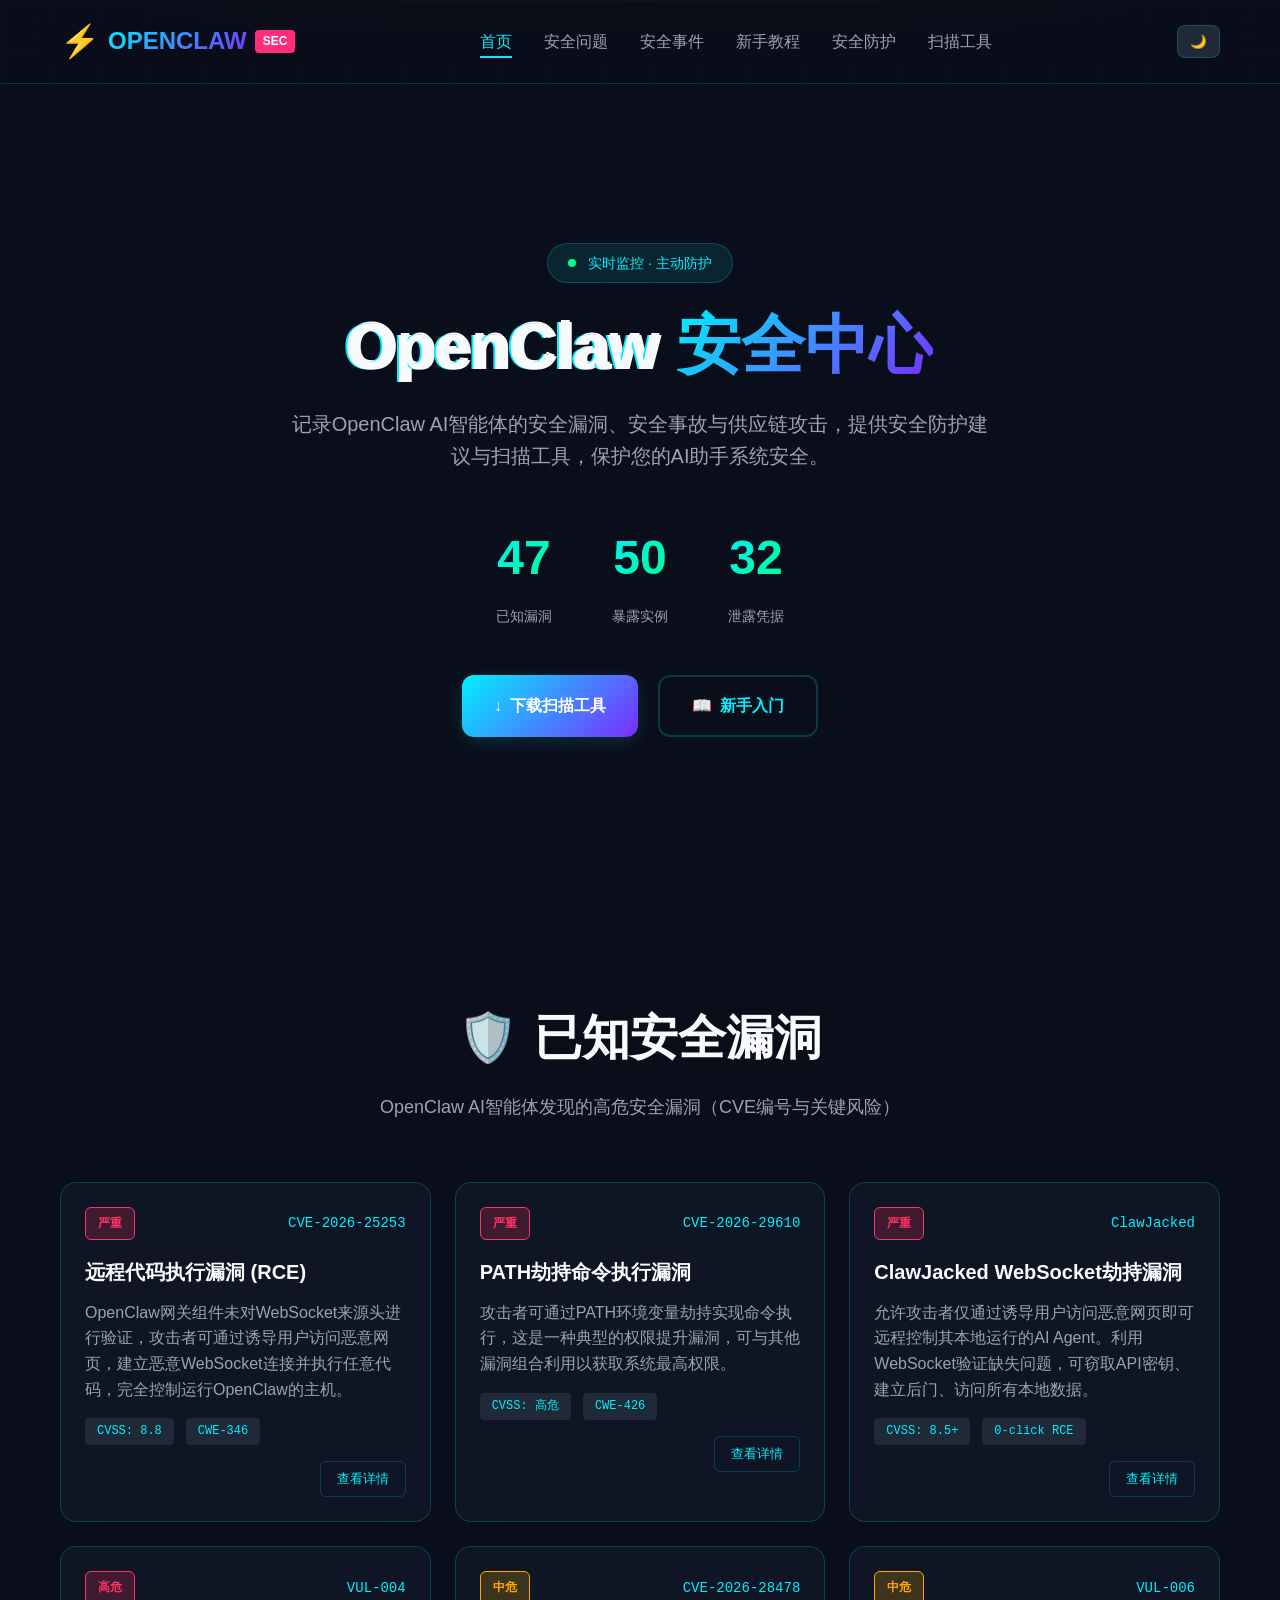
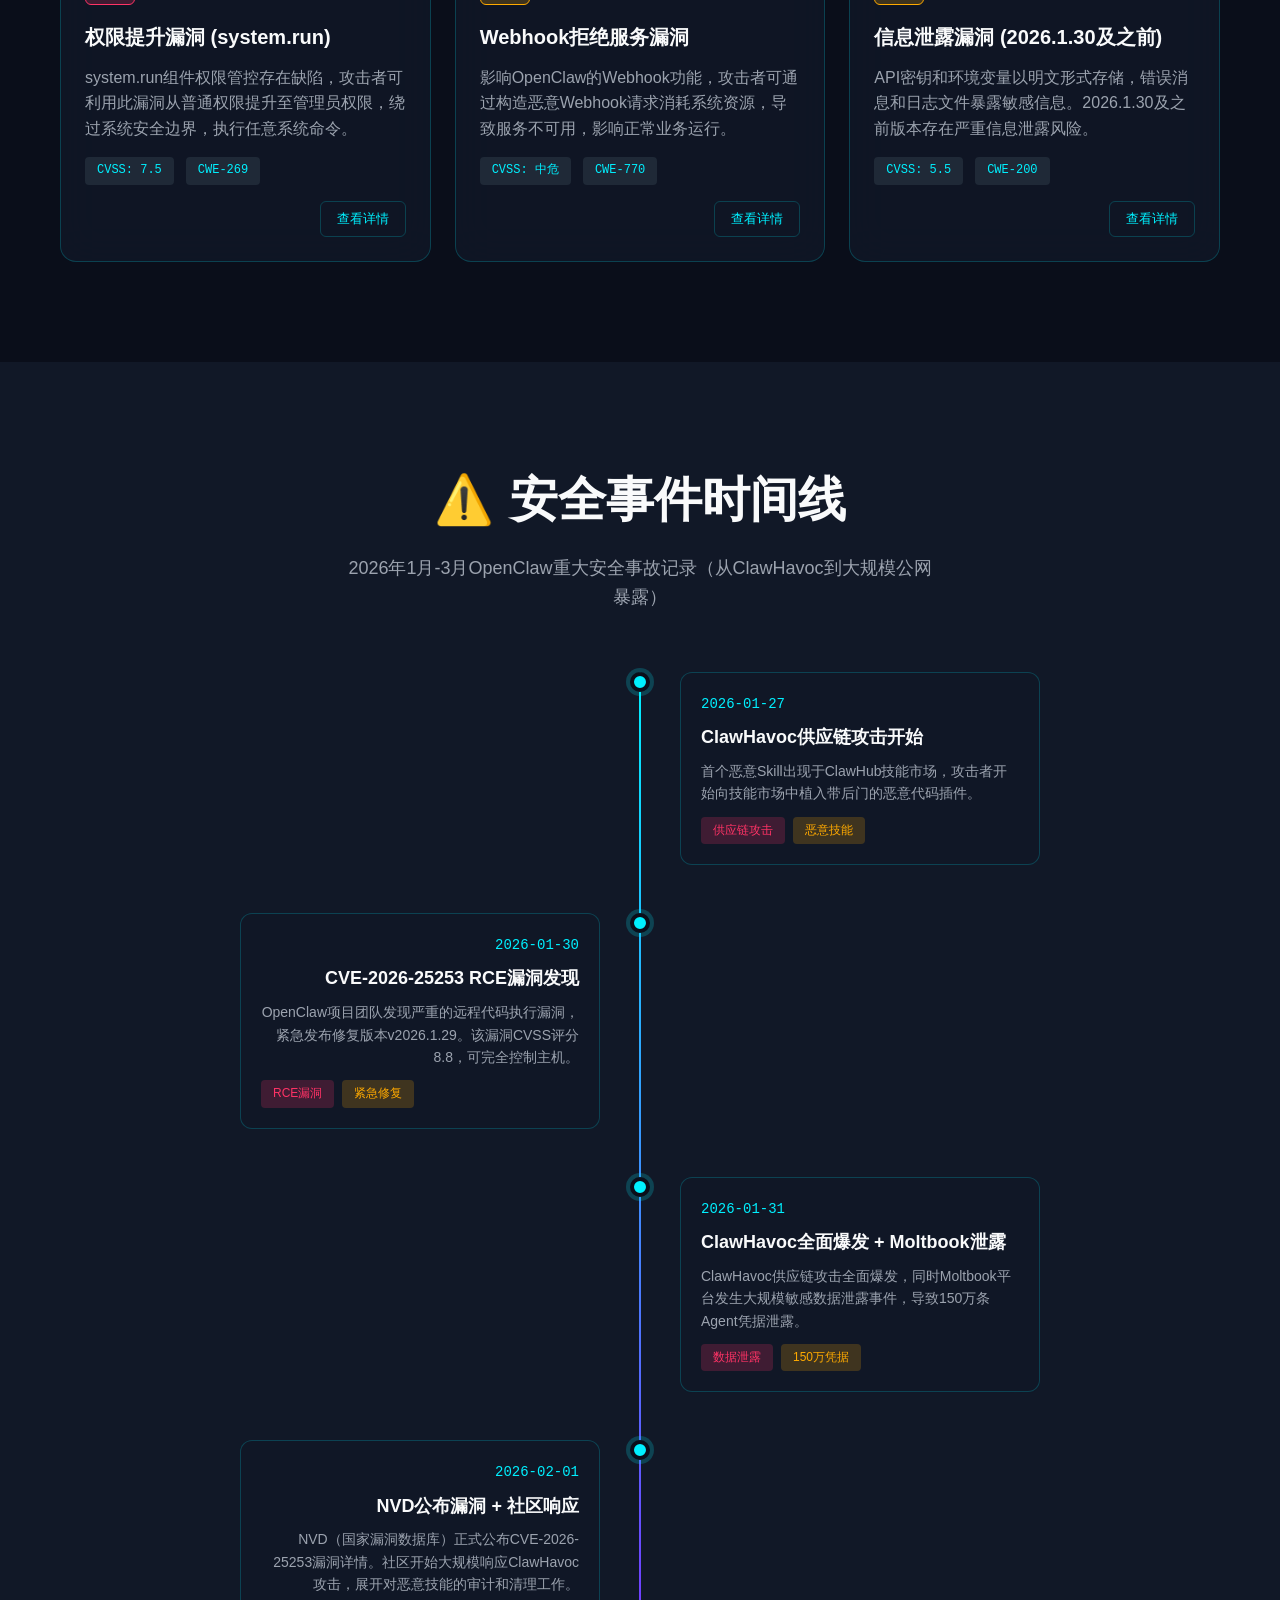
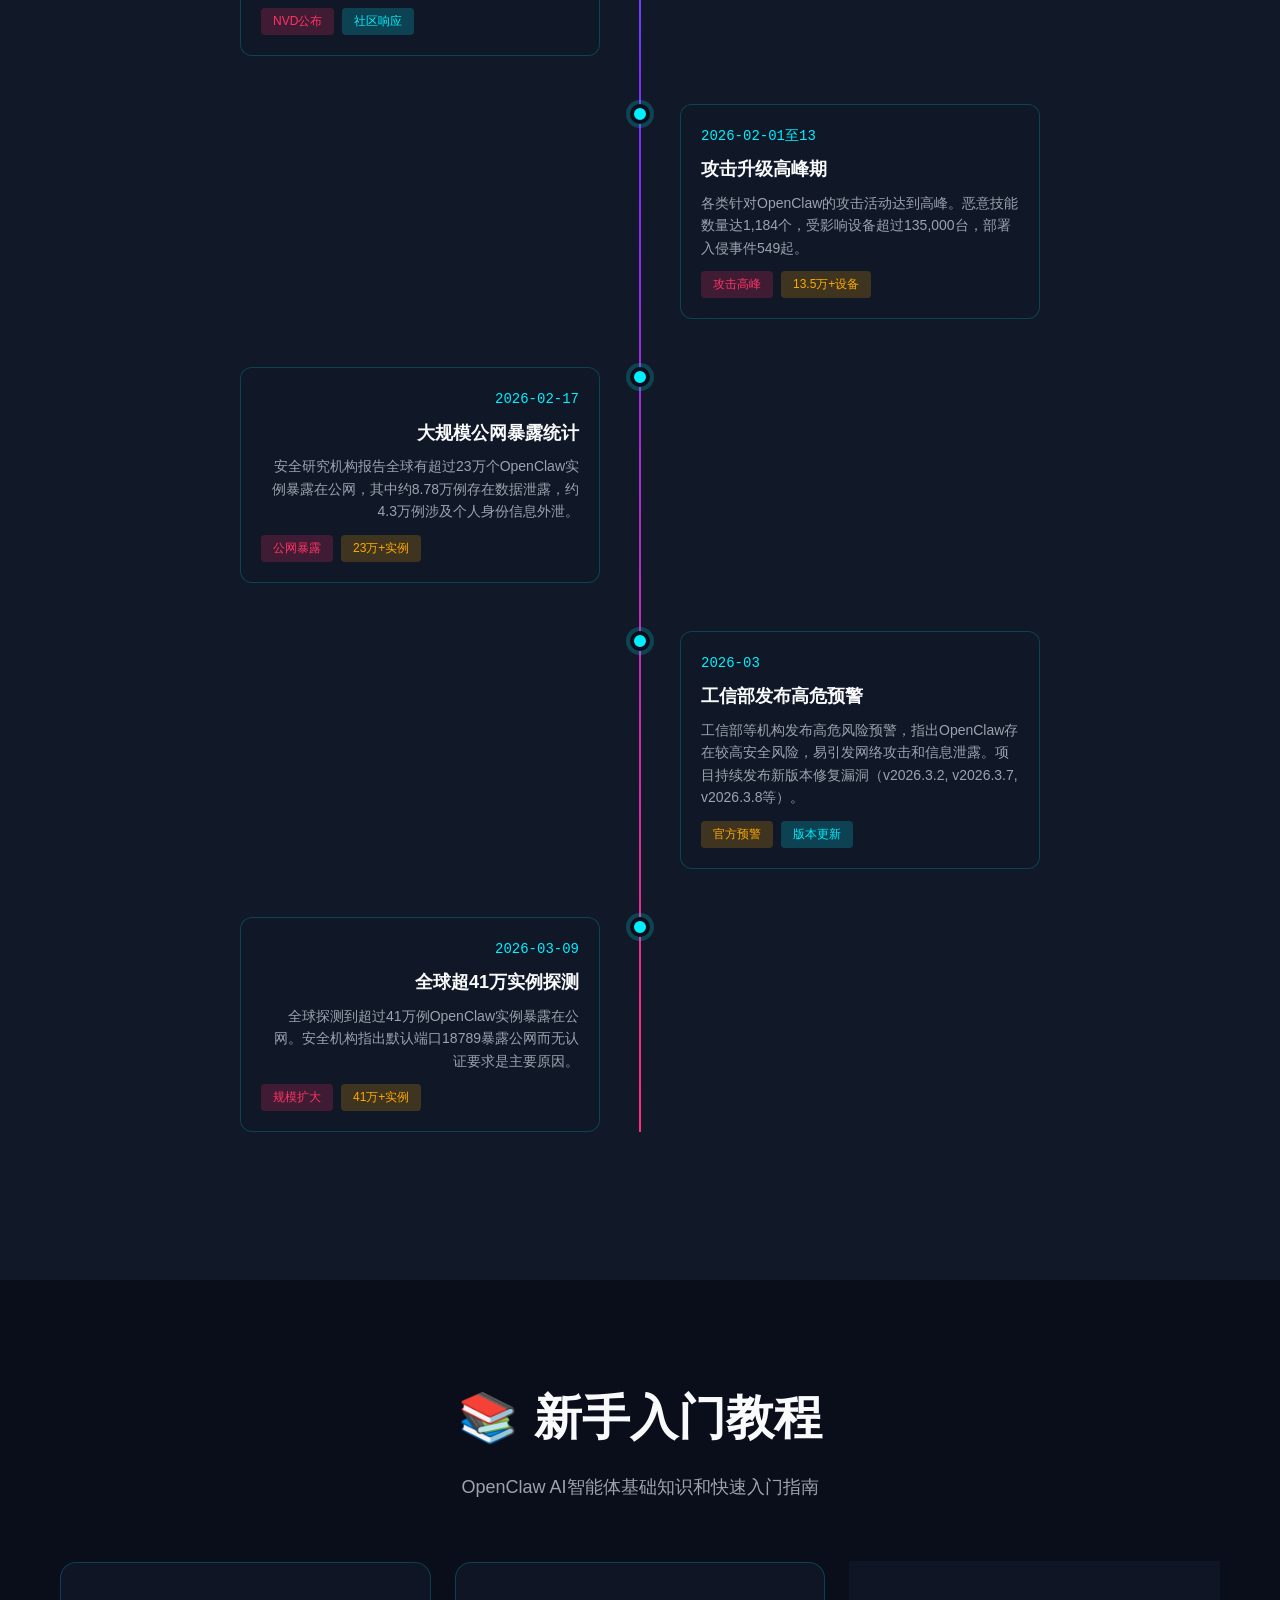
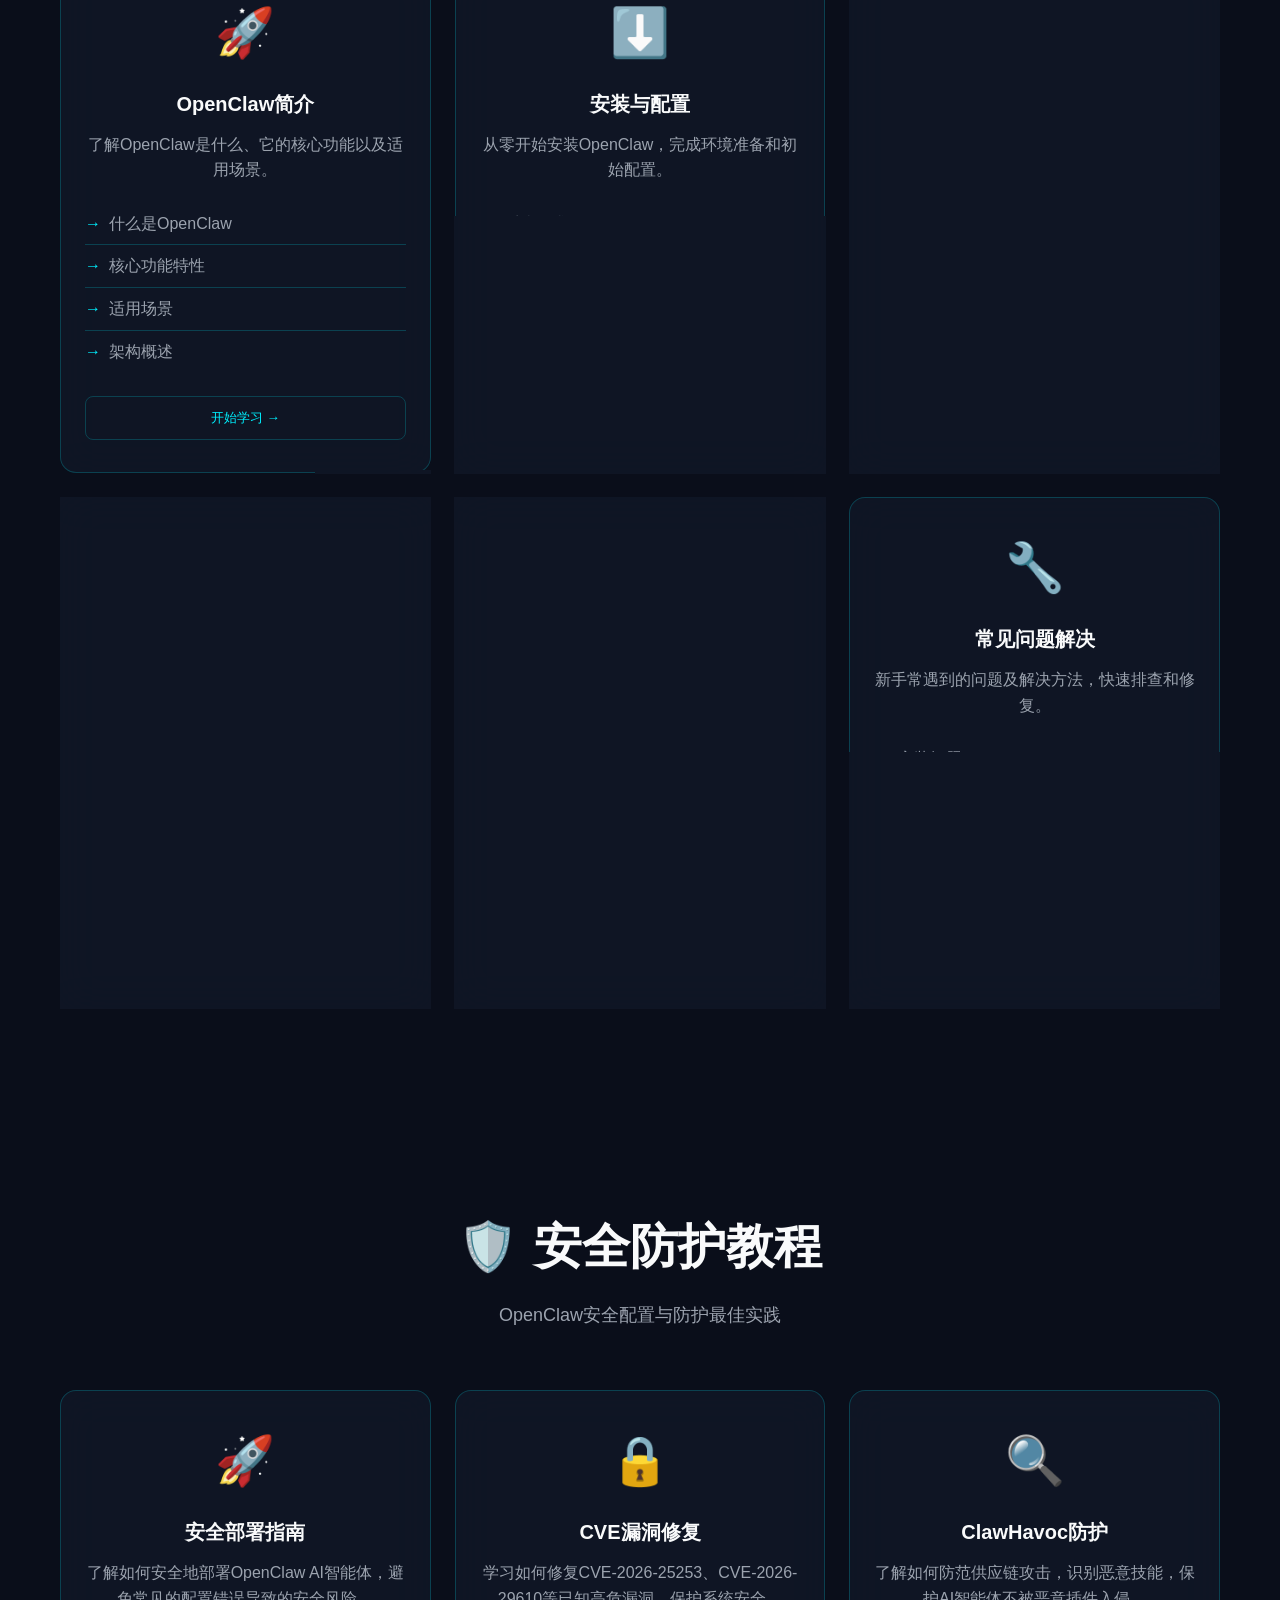
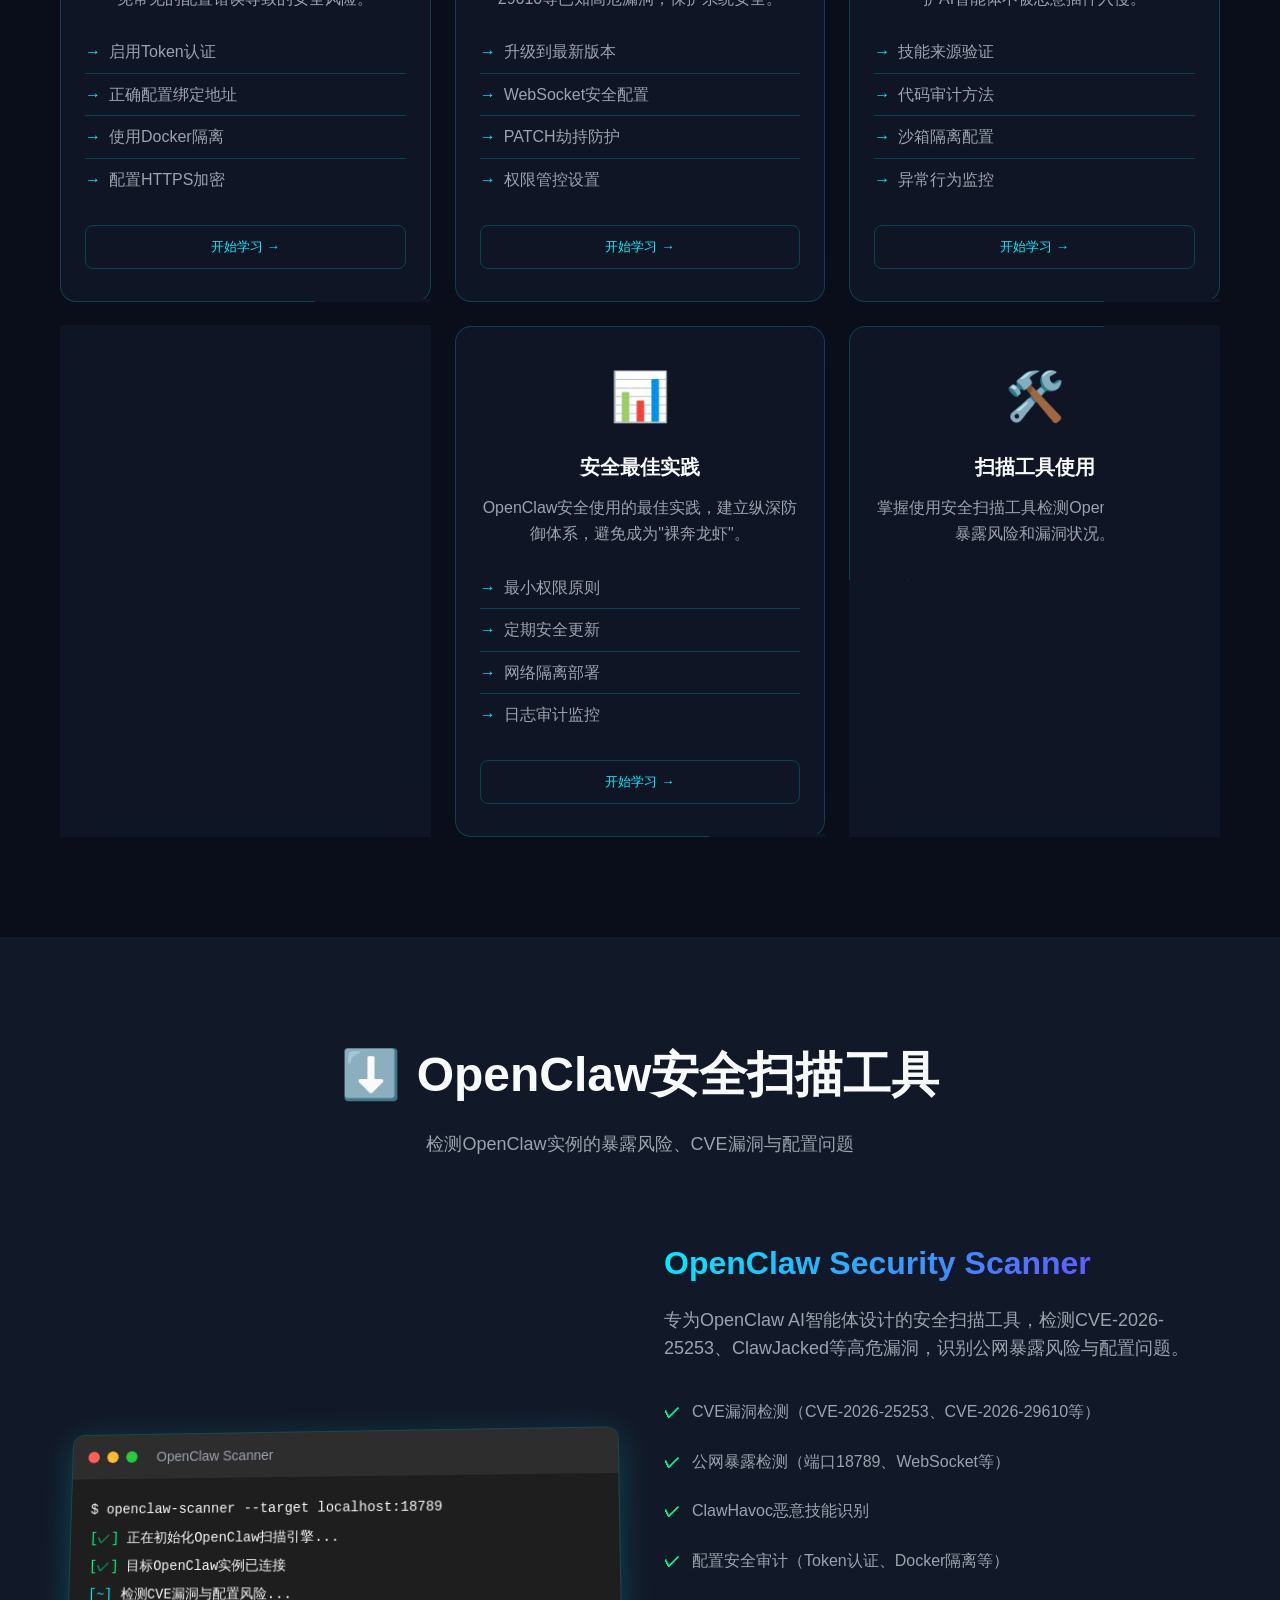
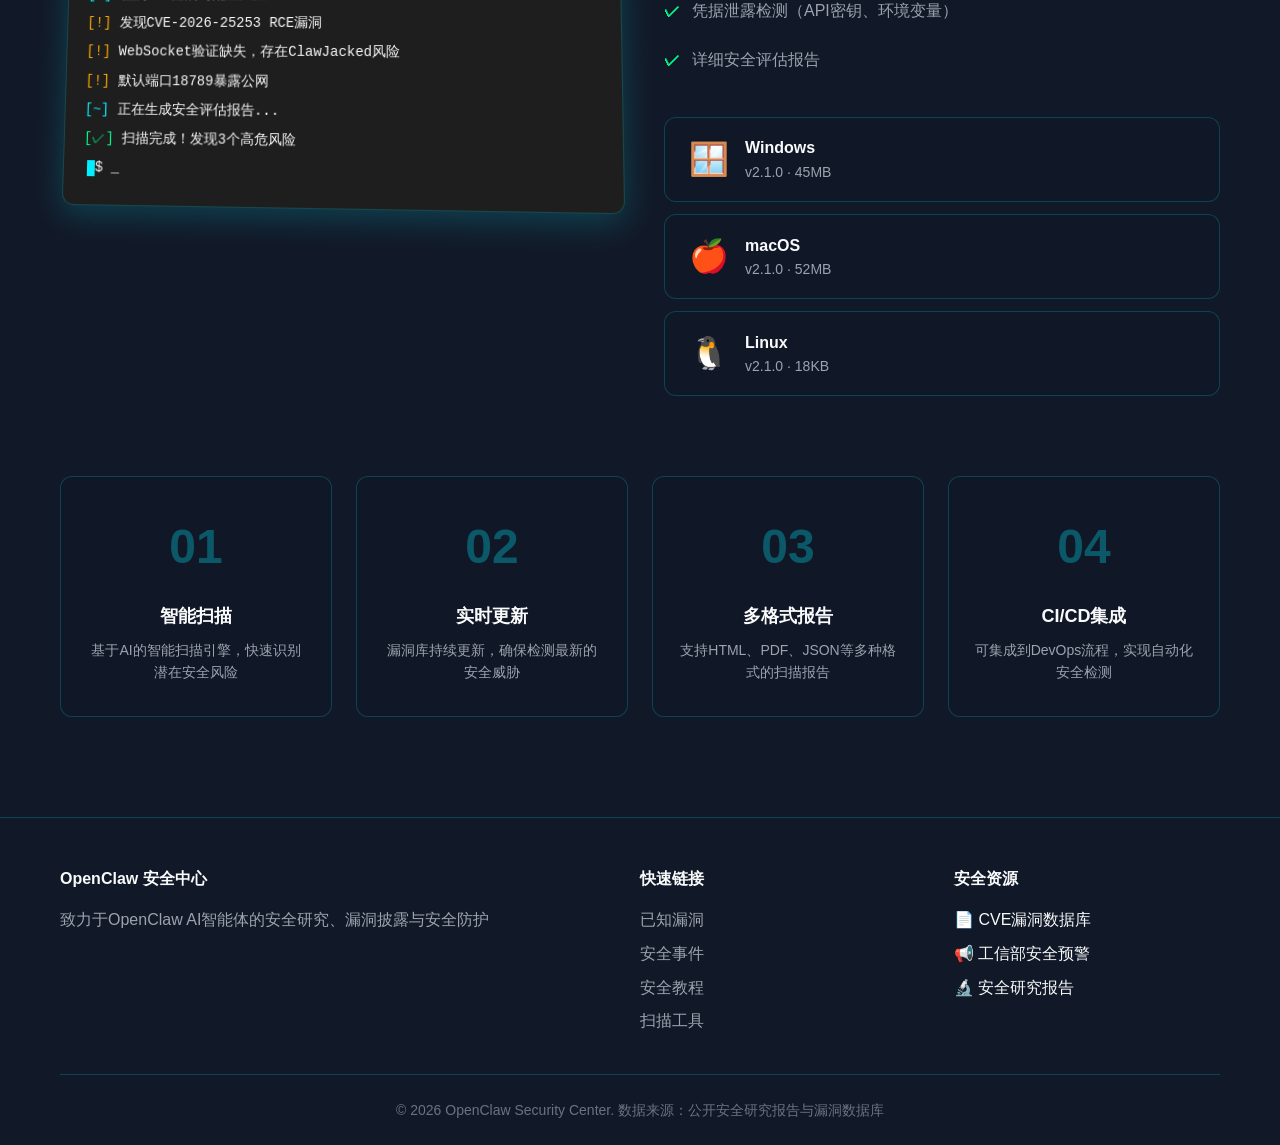
<file: openclaw/index.html>
<!DOCTYPE html>
<html lang="zh-CN">
<head>
    <meta charset="UTF-8">
    <meta name="viewport" content="width=device-width, initial-scale=1.0">
    <title>OpenClaw 安全中心</title>
    <link rel="stylesheet" href="css/style.css">
</head>
<body>
    <!-- 背景网格效果 -->
    <div class="grid-bg"></div>
    <div class="scan-line"></div>

    <!-- 导航栏 -->
    <nav class="navbar">
        <div class="container">
            <div class="logo">
                <span class="logo-icon">⚡</span>
                <span class="logo-text">OPENCLAW</span>
                <span class="logo-badge">SEC</span>
            </div>
            <ul class="nav-menu">
                <li><a href="#home" class="active">首页</a></li>
                <li><a href="#security">安全问题</a></li>
                <li><a href="#events">安全事件</a></li>
                <li><a href="#beginner">新手教程</a></li>
                <li><a href="#tutorial">安全防护</a></li>
                <li><a href="#tools">扫描工具</a></li>
            </ul>
            <button class="theme-toggle">
                <span class="sun-icon">☀️</span>
                <span class="moon-icon">🌙</span>
            </button>
        </div>
    </nav>

    <!-- Hero 区域 -->
    <section id="home" class="hero">
        <div class="container">
            <div class="hero-content">
                <div class="hero-badge">
                    <span class="pulse"></span>
                    实时监控 · 主动防护
                </div>
                <h1 class="hero-title">
                    <span class="glitch" data-text="OpenClaw">OpenClaw</span>
                    <span class="gradient-text">安全中心</span>
                </h1>
                <p class="hero-subtitle">
                    记录OpenClaw AI智能体的安全漏洞、安全事故与供应链攻击，提供安全防护建议与扫描工具，保护您的AI助手系统安全。
                </p>
                <div class="hero-stats">
                    <div class="stat-item">
                        <div class="stat-value" data-count="512">512</div>
                        <div class="stat-label">已知漏洞</div>
                    </div>
                    <div class="stat-item">
                        <div class="stat-value" data-count="410000">410000+</div>
                        <div class="stat-label">暴露实例</div>
                    </div>
                    <div class="stat-item">
                        <div class="stat-value" data-count="1500000">1500000+</div>
                        <div class="stat-label">泄露凭据</div>
                    </div>
                </div>
                <div class="hero-actions">
                    <a href="#tools" class="btn btn-primary">
                        <span class="btn-icon">↓</span>
                        下载扫描工具
                    </a>
                    <a href="#tutorial" class="btn btn-secondary">
                        <span class="btn-icon">📖</span>
                        新手入门
                    </a>
                </div>
            </div>
        </div>
    </section>

    <!-- 安全问题模块 -->
    <section id="security" class="section">
        <div class="container">
            <div class="section-header">
                <h2 class="section-title">
                    <span class="title-icon">🛡️</span>
                    已知安全漏洞
                </h2>
                <p class="section-subtitle">OpenClaw AI智能体发现的高危安全漏洞（CVE编号与关键风险）</p>
            </div>
            <div class="security-grid">
                <div class="security-card" data-severity="high" data-vuln-id="cve-2026-25253">
                    <div class="card-header">
                        <div class="severity-badge high">严重</div>
                        <div class="card-id">CVE-2026-25253</div>
                    </div>
                    <h3 class="card-title">远程代码执行漏洞 (RCE)</h3>
                    <p class="card-desc">
                        OpenClaw网关组件未对WebSocket来源头进行验证，攻击者可通过诱导用户访问恶意网页，建立恶意WebSocket连接并执行任意代码，完全控制运行OpenClaw的主机。
                    </p>
                    <div class="card-meta">
                        <span class="meta-item">CVSS: 8.8</span>
                        <span class="meta-item">CWE-346</span>
                    </div>
                    <div class="card-actions">
                        <button class="btn-expand" onclick="showVulnDetail('cve-2026-25253')">查看详情</button>
                    </div>
                </div>

                <div class="security-card" data-severity="high" data-vuln-id="cve-2026-29610">
                    <div class="card-header">
                        <div class="severity-badge high">严重</div>
                        <div class="card-id">CVE-2026-29610</div>
                    </div>
                    <h3 class="card-title">PATH劫持命令执行漏洞</h3>
                    <p class="card-desc">
                        攻击者可通过PATH环境变量劫持实现命令执行，这是一种典型的权限提升漏洞，可与其他漏洞组合利用以获取系统最高权限。
                    </p>
                    <div class="card-meta">
                        <span class="meta-item">CVSS: 高危</span>
                        <span class="meta-item">CWE-426</span>
                    </div>
                    <div class="card-actions">
                        <button class="btn-expand" onclick="showVulnDetail('cve-2026-29610')">查看详情</button>
                    </div>
                </div>

                <div class="security-card" data-severity="high" data-vuln-id="clawjacked">
                    <div class="card-header">
                        <div class="severity-badge high">严重</div>
                        <div class="card-id">ClawJacked</div>
                    </div>
                    <h3 class="card-title">ClawJacked WebSocket劫持漏洞</h3>
                    <p class="card-desc">
                        允许攻击者仅通过诱导用户访问恶意网页即可远程控制其本地运行的AI Agent。利用WebSocket验证缺失问题，可窃取API密钥、建立后门、访问所有本地数据。
                    </p>
                    <div class="card-meta">
                        <span class="meta-item">CVSS: 8.5+</span>
                        <span class="meta-item">0-click RCE</span>
                    </div>
                    <div class="card-actions">
                        <button class="btn-expand" onclick="showVulnDetail('clawjacked')">查看详情</button>
                    </div>
                </div>

                <div class="security-card" data-severity="high" data-vuln-id="system-run">
                    <div class="card-header">
                        <div class="severity-badge high">高危</div>
                        <div class="card-id">VUL-004</div>
                    </div>
                    <h3 class="card-title">权限提升漏洞 (system.run)</h3>
                    <p class="card-desc">
                        system.run组件权限管控存在缺陷，攻击者可利用此漏洞从普通权限提升至管理员权限，绕过系统安全边界，执行任意系统命令。
                    </p>
                    <div class="card-meta">
                        <span class="meta-item">CVSS: 7.5</span>
                        <span class="meta-item">CWE-269</span>
                    </div>
                    <div class="card-actions">
                        <button class="btn-expand" onclick="showVulnDetail('system-run')">查看详情</button>
                    </div>
                </div>

                <div class="security-card" data-severity="medium" data-vuln-id="webhook-dos">
                    <div class="card-header">
                        <div class="severity-badge medium">中危</div>
                        <div class="card-id">CVE-2026-28478</div>
                    </div>
                    <h3 class="card-title">Webhook拒绝服务漏洞</h3>
                    <p class="card-desc">
                        影响OpenClaw的Webhook功能，攻击者可通过构造恶意Webhook请求消耗系统资源，导致服务不可用，影响正常业务运行。
                    </p>
                    <div class="card-meta">
                        <span class="meta-item">CVSS: 中危</span>
                        <span class="meta-item">CWE-770</span>
                    </div>
                    <div class="card-actions">
                        <button class="btn-expand" onclick="showVulnDetail('webhook-dos')">查看详情</button>
                    </div>
                </div>

                <div class="security-card" data-severity="medium" data-vuln-id="info-leak">
                    <div class="card-header">
                        <div class="severity-badge medium">中危</div>
                        <div class="card-id">VUL-006</div>
                    </div>
                    <h3 class="card-title">信息泄露漏洞 (2026.1.30及之前)</h3>
                    <p class="card-desc">
                        API密钥和环境变量以明文形式存储，错误消息和日志文件暴露敏感信息。2026.1.30及之前版本存在严重信息泄露风险。
                    </p>
                    <div class="card-meta">
                        <span class="meta-item">CVSS: 5.5</span>
                        <span class="meta-item">CWE-200</span>
                    </div>
                    <div class="card-actions">
                        <button class="btn-expand" onclick="showVulnDetail('info-leak')">查看详情</button>
                    </div>
                </div>
            </div>
        </div>
    </section>

    <!-- 安全事件时间线 -->
    <section id="events" class="section section-dark">
        <div class="container">
            <div class="section-header">
                <h2 class="section-title">
                    <span class="title-icon">⚠️</span>
                    安全事件时间线
                </h2>
                <p class="section-subtitle">2026年1月-3月OpenClaw重大安全事故记录（从ClawHavoc到大规模公网暴露）</p>
            </div>
            <div class="timeline">
                <div class="timeline-item">
                    <div class="timeline-marker"></div>
                    <div class="timeline-content">
                        <div class="event-date">2026-01-27</div>
                        <h3 class="event-title">ClawHavoc供应链攻击开始</h3>
                        <p class="event-desc">
                            首个恶意Skill出现于ClawHub技能市场，攻击者开始向技能市场中植入带后门的恶意代码插件。
                        </p>
                        <div class="event-tags">
                            <span class="tag tag-danger">供应链攻击</span>
                            <span class="tag tag-warning">恶意技能</span>
                        </div>
                    </div>
                </div>

                <div class="timeline-item">
                    <div class="timeline-marker"></div>
                    <div class="timeline-content">
                        <div class="event-date">2026-01-30</div>
                        <h3 class="event-title">CVE-2026-25253 RCE漏洞发现</h3>
                        <p class="event-desc">
                            OpenClaw项目团队发现严重的远程代码执行漏洞，紧急发布修复版本v2026.1.29。该漏洞CVSS评分8.8，可完全控制主机。
                        </p>
                        <div class="event-tags">
                            <span class="tag tag-danger">RCE漏洞</span>
                            <span class="tag tag-warning">紧急修复</span>
                        </div>
                    </div>
                </div>

                <div class="timeline-item">
                    <div class="timeline-marker"></div>
                    <div class="timeline-content">
                        <div class="event-date">2026-01-31</div>
                        <h3 class="event-title">ClawHavoc全面爆发 + Moltbook泄露</h3>
                        <p class="event-desc">
                            ClawHavoc供应链攻击全面爆发，同时Moltbook平台发生大规模敏感数据泄露事件，导致150万条Agent凭据泄露。
                        </p>
                        <div class="event-tags">
                            <span class="tag tag-danger">数据泄露</span>
                            <span class="tag tag-warning">150万凭据</span>
                        </div>
                    </div>
                </div>

                <div class="timeline-item">
                    <div class="timeline-marker"></div>
                    <div class="timeline-content">
                        <div class="event-date">2026-02-01</div>
                        <h3 class="event-title">NVD公布漏洞 + 社区响应</h3>
                        <p class="event-desc">
                            NVD（国家漏洞数据库）正式公布CVE-2026-25253漏洞详情。社区开始大规模响应ClawHavoc攻击，展开对恶意技能的审计和清理工作。
                        </p>
                        <div class="event-tags">
                            <span class="tag tag-danger">NVD公布</span>
                            <span class="tag tag-info">社区响应</span>
                        </div>
                    </div>
                </div>

                <div class="timeline-item">
                    <div class="timeline-marker"></div>
                    <div class="timeline-content">
                        <div class="event-date">2026-02-01至13</div>
                        <h3 class="event-title">攻击升级高峰期</h3>
                        <p class="event-desc">
                            各类针对OpenClaw的攻击活动达到高峰。恶意技能数量达1,184个，受影响设备超过135,000台，部署入侵事件549起。
                        </p>
                        <div class="event-tags">
                            <span class="tag tag-danger">攻击高峰</span>
                            <span class="tag tag-warning">13.5万+设备</span>
                        </div>
                    </div>
                </div>

                <div class="timeline-item">
                    <div class="timeline-marker"></div>
                    <div class="timeline-content">
                        <div class="event-date">2026-02-17</div>
                        <h3 class="event-title">大规模公网暴露统计</h3>
                        <p class="event-desc">
                            安全研究机构报告全球有超过23万个OpenClaw实例暴露在公网，其中约8.78万例存在数据泄露，约4.3万例涉及个人身份信息外泄。
                        </p>
                        <div class="event-tags">
                            <span class="tag tag-danger">公网暴露</span>
                            <span class="tag tag-warning">23万+实例</span>
                        </div>
                    </div>
                </div>

                <div class="timeline-item">
                    <div class="timeline-marker"></div>
                    <div class="timeline-content">
                        <div class="event-date">2026-03</div>
                        <h3 class="event-title">工信部发布高危预警</h3>
                        <p class="event-desc">
                            工信部等机构发布高危风险预警，指出OpenClaw存在较高安全风险，易引发网络攻击和信息泄露。项目持续发布新版本修复漏洞（v2026.3.2, v2026.3.7, v2026.3.8等）。
                        </p>
                        <div class="event-tags">
                            <span class="tag tag-warning">官方预警</span>
                            <span class="tag tag-info">版本更新</span>
                        </div>
                    </div>
                </div>

                <div class="timeline-item">
                    <div class="timeline-marker"></div>
                    <div class="timeline-content">
                        <div class="event-date">2026-03-09</div>
                        <h3 class="event-title">全球超41万实例探测</h3>
                        <p class="event-desc">
                            全球探测到超过41万例OpenClaw实例暴露在公网。安全机构指出默认端口18789暴露公网而无认证要求是主要原因。
                        </p>
                        <div class="event-tags">
                            <span class="tag tag-danger">规模扩大</span>
                            <span class="tag tag-warning">41万+实例</span>
                        </div>
                    </div>
                </div>
            </div>
        </div>
    </section>

    <!-- 新手入门教程 -->
    <section id="beginner" class="section">
        <div class="container">
            <div class="section-header">
                <h2 class="section-title">
                    <span class="title-icon">📚</span>
                    新手入门教程
                </h2>
                <p class="section-subtitle">OpenClaw AI智能体基础知识和快速入门指南</p>
            </div>
            <div class="tutorial-grid">
                <div class="tutorial-card" data-tutorial-id="beginner-intro">
                    <div class="tutorial-icon">🚀</div>
                    <h3 class="tutorial-title">OpenClaw简介</h3>
                    <p class="tutorial-desc">
                        了解OpenClaw是什么、它的核心功能以及适用场景。
                    </p>
                    <ul class="tutorial-list">
                        <li>什么是OpenClaw</li>
                        <li>核心功能特性</li>
                        <li>适用场景</li>
                        <li>架构概述</li>
                    </ul>
                    <button class="btn-tutorial" onclick="showTutorialDetail('beginner-intro')">开始学习 →</button>
                </div>

                <div class="tutorial-card" data-tutorial-id="beginner-install">
                    <div class="tutorial-icon">⬇️</div>
                    <h3 class="tutorial-title">安装与配置</h3>
                    <p class="tutorial-desc">
                        从零开始安装OpenClaw，完成环境准备和初始配置。
                    </p>
                    <ul class="tutorial-list">
                        <li>系统要求</li>
                        <li>环境准备</li>
                        <li>安装步骤</li>
                        <li>初始配置</li>
                    </ul>
                    <button class="btn-tutorial" onclick="showTutorialDetail('beginner-install')">开始学习 →</button>
                </div>

                <div class="tutorial-card" data-tutorial-id="beginner-first-run">
                    <div class="tutorial-icon">▶️</div>
                    <h3 class="tutorial-title">第一次运行</h3>
                    <p class="tutorial-desc">
                        启动OpenClaw并进行第一次对话测试，了解基本操作。
                    </p>
                    <ul class="tutorial-list">
                        <li>启动服务</li>
                        <li>访问Web界面</li>
                        <li>首次对话</li>
                        <li>基本功能测试</li>
                    </ul>
                    <button class="btn-tutorial" onclick="showTutorialDetail('beginner-first-run')">开始学习 →</button>
                </div>

                <div class="tutorial-card" data-tutorial-id="beginner-skills">
                    <div class="tutorial-icon">🔌</div>
                    <h3 class="tutorial-title">技能插件使用</h3>
                    <p class="tutorial-desc">
                        学习如何安装和使用OpenClaw的技能插件扩展功能。
                    </p>
                    <ul class="tutorial-list">
                        <li>什么是Skills</li>
                        <li>查找技能</li>
                        <li>安装技能</li>
                        <li>使用技能</li>
                    </ul>
                    <button class="btn-tutorial" onclick="showTutorialDetail('beginner-skills')">开始学习 →</button>
                </div>

                <div class="tutorial-card" data-tutorial-id="beginner-prompt">
                    <div class="tutorial-icon">💬</div>
                    <h3 class="tutorial-title">提示词工程</h3>
                    <p class="tutorial-desc">
                        掌握编写有效提示词的技巧，让AI更好地完成任务。
                    </p>
                    <ul class="tutorial-list">
                        <li>提示词基础</li>
                        <li>常用技巧</li>
                        <li>最佳实践</li>
                        <li>实例演示</li>
                    </ul>
                    <button class="btn-tutorial" onclick="showTutorialDetail('beginner-prompt')">开始学习 →</button>
                </div>

                <div class="tutorial-card" data-tutorial-id="beginner-troubleshooting">
                    <div class="tutorial-icon">🔧</div>
                    <h3 class="tutorial-title">常见问题解决</h3>
                    <p class="tutorial-desc">
                        新手常遇到的问题及解决方法，快速排查和修复。
                    </p>
                    <ul class="tutorial-list">
                        <li>安装问题</li>
                        <li>配置问题</li>
                        <li>运行问题</li>
                        <li>性能优化</li>
                    </ul>
                    <button class="btn-tutorial" onclick="showTutorialDetail('beginner-troubleshooting')">开始学习 →</button>
                </div>
            </div>
        </div>
    </section>

    <!-- 安全防护教程 -->
    <section id="tutorial" class="section">
        <div class="container">
            <div class="section-header">
                <h2 class="section-title">
                    <span class="title-icon">🛡️</span>
                    安全防护教程
                </h2>
                <p class="section-subtitle">OpenClaw安全配置与防护最佳实践</p>
            </div>
            <div class="tutorial-grid">
                <div class="tutorial-card" data-tutorial-id="deployment">
                    <div class="tutorial-icon">🚀</div>
                    <h3 class="tutorial-title">安全部署指南</h3>
                    <p class="tutorial-desc">
                        了解如何安全地部署OpenClaw AI智能体，避免常见的配置错误导致的安全风险。
                    </p>
                    <ul class="tutorial-list">
                        <li>启用Token认证</li>
                        <li>正确配置绑定地址</li>
                        <li>使用Docker隔离</li>
                        <li>配置HTTPS加密</li>
                    </ul>
                    <button class="btn-tutorial" onclick="showTutorialDetail('deployment')">开始学习 →</button>
                </div>

                <div class="tutorial-card" data-tutorial-id="cve-fix">
                    <div class="tutorial-icon">🔒</div>
                    <h3 class="tutorial-title">CVE漏洞修复</h3>
                    <p class="tutorial-desc">
                        学习如何修复CVE-2026-25253、CVE-2026-29610等已知高危漏洞，保护系统安全。
                    </p>
                    <ul class="tutorial-list">
                        <li>升级到最新版本</li>
                        <li>WebSocket安全配置</li>
                        <li>PATCH劫持防护</li>
                        <li>权限管控设置</li>
                    </ul>
                    <button class="btn-tutorial" onclick="showTutorialDetail('cve-fix')">开始学习 →</button>
                </div>

                <div class="tutorial-card" data-tutorial-id="clawhavoc">
                    <div class="tutorial-icon">🔍</div>
                    <h3 class="tutorial-title">ClawHavoc防护</h3>
                    <p class="tutorial-desc">
                        了解如何防范供应链攻击，识别恶意技能，保护AI智能体不被恶意插件入侵。
                    </p>
                    <ul class="tutorial-list">
                        <li>技能来源验证</li>
                        <li>代码审计方法</li>
                        <li>沙箱隔离配置</li>
                        <li>异常行为监控</li>
                    </ul>
                    <button class="btn-tutorial" onclick="showTutorialDetail('clawhavoc')">开始学习 →</button>
                </div>

                <div class="tutorial-card" data-tutorial-id="incident-response">
                    <div class="tutorial-icon">⚡</div>
                    <h3 class="tutorial-title">应急响应方案</h3>
                    <p class="tutorial-desc">
                        当发现OpenClaw实例被攻击或数据泄露时，如何快速响应并止损。
                    </p>
                    <ul class="tutorial-list">
                        <li>攻击检测方法</li>
                        <li>紧急隔离措施</li>
                        <li>凭据轮换流程</li>
                        <li>恢复与预防</li>
                    </ul>
                    <button class="btn-tutorial" onclick="showTutorialDetail('incident-response')">开始学习 →</button>
                </div>

                <div class="tutorial-card" data-tutorial-id="best-practices">
                    <div class="tutorial-icon">📊</div>
                    <h3 class="tutorial-title">安全最佳实践</h3>
                    <p class="tutorial-desc">
                        OpenClaw安全使用的最佳实践，建立纵深防御体系，避免成为"裸奔龙虾"。
                    </p>
                    <ul class="tutorial-list">
                        <li>最小权限原则</li>
                        <li>定期安全更新</li>
                        <li>网络隔离部署</li>
                        <li>日志审计监控</li>
                    </ul>
                    <button class="btn-tutorial" onclick="showTutorialDetail('best-practices')">开始学习 →</button>
                </div>

                <div class="tutorial-card" data-tutorial-id="scanner">
                    <div class="tutorial-icon">🛠️</div>
                    <h3 class="tutorial-title">扫描工具使用</h3>
                    <p class="tutorial-desc">
                        掌握使用安全扫描工具检测OpenClaw实例的暴露风险和漏洞状况。
                    </p>
                    <ul class="tutorial-list">
                        <li>端口扫描检测</li>
                        <li>漏洞扫描配置</li>
                        <li>安全评估报告</li>
                        <li>修复建议生成</li>
                    </ul>
                    <button class="btn-tutorial" onclick="showTutorialDetail('scanner')">开始学习 →</button>
                </div>
            </div>
        </div>
    </section>

    <!-- 扫描工具下载 -->
    <section id="tools" class="section section-dark">
        <div class="container">
            <div class="section-header">
                <h2 class="section-title">
                    <span class="title-icon">⬇️</span>
                    OpenClaw安全扫描工具
                </h2>
                <p class="section-subtitle">检测OpenClaw实例的暴露风险、CVE漏洞与配置问题</p>
            </div>
            <div class="tools-showcase">
                <div class="tool-main">
                    <div class="tool-visual">
                        <div class="terminal">
                            <div class="terminal-header">
                                <span class="dot red"></span>
                                <span class="dot yellow"></span>
                                <span class="dot green"></span>
                                <span class="terminal-title">OpenClaw Scanner</span>
                            </div>
                            <div class="terminal-body" id="terminal-content">
                                <div class="terminal-line">$ openclaw-scanner --target localhost:18789</div>
                                <div class="terminal-line"><span class="success">[✓]</span> 正在初始化OpenClaw扫描引擎...</div>
                                <div class="terminal-line"><span class="success">[✓]</span> 目标OpenClaw实例已连接</div>
                                <div class="terminal-line"><span class="info">[~]</span> 检测CVE漏洞与配置风险...</div>
                                <div class="terminal-line"><span class="warning">[!]</span> 发现CVE-2026-25253 RCE漏洞</div>
                                <div class="terminal-line"><span class="warning">[!]</span> WebSocket验证缺失，存在ClawJacked风险</div>
                                <div class="terminal-line"><span class="warning">[!]</span> 默认端口18789暴露公网</div>
                                <div class="terminal-line"><span class="info">[~]</span> 正在生成安全评估报告...</div>
                                <div class="terminal-line"><span class="success">[✓]</span> 扫描完成！发现3个高危风险</div>
                                <div class="terminal-line prompt">$ _</div>
                            </div>
                        </div>
                    </div>
                    <div class="tool-info">
                        <h3 class="tool-name">OpenClaw Security Scanner</h3>
                        <p class="tool-desc">
                            专为OpenClaw AI智能体设计的安全扫描工具，检测CVE-2026-25253、ClawJacked等高危漏洞，识别公网暴露风险与配置问题。
                        </p>
                        <ul class="tool-features">
                            <li><span class="feature-icon">✓</span> CVE漏洞检测（CVE-2026-25253、CVE-2026-29610等）</li>
                            <li><span class="feature-icon">✓</span> 公网暴露检测（端口18789、WebSocket等）</li>
                            <li><span class="feature-icon">✓</span> ClawHavoc恶意技能识别</li>
                            <li><span class="feature-icon">✓</span> 配置安全审计（Token认证、Docker隔离等）</li>
                            <li><span class="feature-icon">✓</span> 凭据泄露检测（API密钥、环境变量）</li>
                            <li><span class="feature-icon">✓</span> 详细安全评估报告</li>
                        </ul>
                        <div class="tool-downloads">
                            <a href="#" class="btn-download windows" title="Windows版本">
                                <span class="os-icon">🪟</span>
                                <div class="download-info">
                                    <span class="download-os">Windows</span>
                                    <span class="download-size">v2.1.0 · 45MB</span>
                                </div>
                            </a>
                            <a href="#" class="btn-download mac" title="macOS版本">
                                <span class="os-icon">🍎</span>
                                <div class="download-info">
                                    <span class="download-os">macOS</span>
                                    <span class="download-size">v2.1.0 · 52MB</span>
                                </div>
                            </a>
                            <a href="file/openclaw_linux_check.zip" class="btn-download linux" title="Linux版本" download>
                                <span class="os-icon">🐧</span>
                                <div class="download-info">
                                    <span class="download-os">Linux</span>
                                    <span class="download-size">v2.1.0 · 18KB</span>
                                </div>
                            </a>
                        </div>
                    </div>
                </div>
            </div>

            <!-- 工具特性 -->
            <div class="tool-features-grid">
                <div class="feature-box">
                    <div class="feature-number">01</div>
                    <h4>智能扫描</h4>
                    <p>基于AI的智能扫描引擎，快速识别潜在安全风险</p>
                </div>
                <div class="feature-box">
                    <div class="feature-number">02</div>
                    <h4>实时更新</h4>
                    <p>漏洞库持续更新，确保检测最新的安全威胁</p>
                </div>
                <div class="feature-box">
                    <div class="feature-number">03</div>
                    <h4>多格式报告</h4>
                    <p>支持HTML、PDF、JSON等多种格式的扫描报告</p>
                </div>
                <div class="feature-box">
                    <div class="feature-number">04</div>
                    <h4>CI/CD集成</h4>
                    <p>可集成到DevOps流程，实现自动化安全检测</p>
                </div>
            </div>
        </div>
    </section>

    <!-- 页脚 -->
    <footer class="footer">
        <div class="container">
            <div class="footer-content">
                <div class="footer-section">
                    <h4>OpenClaw 安全中心</h4>
                    <p>致力于OpenClaw AI智能体的安全研究、漏洞披露与安全防护</p>
                </div>
                <div class="footer-section">
                    <h4>快速链接</h4>
                    <ul>
                        <li><a href="#security">已知漏洞</a></li>
                        <li><a href="#events">安全事件</a></li>
                        <li><a href="#tutorial">安全教程</a></li>
                        <li><a href="#tools">扫描工具</a></li>
                    </ul>
                </div>
                <div class="footer-section">
                    <h4>安全资源</h4>
                    <ul>
                        <li>📄 CVE漏洞数据库</li>
                        <li>📢 工信部安全预警</li>
                        <li>🔬 安全研究报告</li>
                    </ul>
                </div>
            </div>
            <div class="footer-bottom">
                <p>&copy; 2026 OpenClaw Security Center. 数据来源：公开安全研究报告与漏洞数据库</p>
            </div>
        </div>
    </footer>

    <!-- 漏洞详情模态框 -->
    <div id="vulnModal" class="modal">
        <div class="modal-overlay" onclick="closeVulnModal()"></div>
        <div class="modal-content">
            <div class="modal-header">
                <h2 id="modalTitle" class="modal-title">漏洞详情</h2>
                <button class="modal-close" onclick="closeVulnModal()">✕</button>
            </div>
            <div class="modal-body" id="modalBody">
                <!-- 动态内容将被加载到这里 -->
            </div>
            <div class="modal-footer">
                <button class="btn btn-secondary" onclick="closeVulnModal()">关闭</button>
            </div>
        </div>
    </div>

    <!-- 教程详情模态框 -->
    <div id="tutorialModal" class="modal">
        <div class="modal-overlay" onclick="closeTutorialModal()"></div>
        <div class="modal-content">
            <div class="modal-header">
                <h2 id="tutorialModalTitle" class="modal-title">教程详情</h2>
                <button class="modal-close" onclick="closeTutorialModal()">✕</button>
            </div>
            <div class="modal-body" id="tutorialModalBody">
                <!-- 动态内容将被加载到这里 -->
            </div>
            <div class="modal-footer">
                <button class="btn btn-secondary" onclick="closeTutorialModal()">关闭</button>
            </div>
        </div>
    </div>

    <script src="js/main.js"></script>
    <script>
        // 漏洞详细数据
        const vulnDetails = {
            'cve-2026-25253': {
                title: 'CVE-2026-25253 - 远程代码执行漏洞',
                severity: '严重',
                cvss: '8.8',
                cwe: 'CWE-346',
                disclosureDate: '2026-01-31',
                affectedVersions: '2026.1.30及之前版本',
                description: `OpenClaw网关组件未对WebSocket来源头进行验证，导致攻击者可以构造恶意网页，诱导用户访问后建立恶意WebSocket连接并执行任意代码。`,
                attackVector: `攻击者可通过诱导用户访问恶意网页触发漏洞，利用WebSocket验证缺失问题，完全控制运行OpenClaw的主机。`,
                impact: [
                    '窃取API密钥和环境变量',
                    '建立持久化后门访问',
                    '访问所有本地数据',
                    '植入挖矿程序或其他恶意软件',
                    '完全控制运行OpenClaw的主机'
                ],
                exploitSteps: [
                    '1. 攻击者创建恶意网页',
                    '2. 诱导OpenClaw用户访问该网页',
                    '3. 恶意网页建立与本地OpenClaw实例的WebSocket连接',
                    '4. 通过未经验证的连接执行任意代码',
                    '5. 完全控制运行OpenClaw的主机'
                ],
                fix: [
                    '升级到v2026.1.29或更高版本',
                    '启用Token认证机制',
                    '配置WebSocket来源验证',
                    '使用反向代理+HTTPS加密访问',
                    '启用Docker沙箱隔离'
                ],
                references: [
                    'NVD: https://nvd.nist.gov/vuln/detail/CVE-2026-25253',
                    'OpenClaw安全公告: v2026.1.29发布说明'
                ]
            },
            'cve-2026-29610': {
                title: 'CVE-2026-29610 - PATH劫持命令执行漏洞',
                severity: '严重',
                cvss: '高危',
                cwe: 'CWE-426',
                disclosureDate: '2026年2月',
                affectedVersions: '多个版本',
                description: `攻击者可通过PATH环境变量劫持实现命令执行，这是一种典型的权限提升漏洞，可与其他漏洞组合利用以获取系统最高权限。`,
                attackVector: `攻击者通过操纵PATH环境变量，使系统在执行命令时优先加载恶意的可执行文件，从而实现命令执行和权限提升。`,
                impact: [
                    '权限提升至管理员级别',
                    '执行任意系统命令',
                    '绕过系统安全边界',
                    '与其他漏洞组合利用',
                    '获取系统完整控制权'
                ],
                exploitSteps: [
                    '1. 识别OpenClaw使用的系统命令',
                    '2. 在可写目录创建恶意可执行文件',
                    '3. 修改PATH环境变量，使恶意文件路径优先',
                    '4. 触发OpenClaw执行相关命令',
                    '5. 恶意文件被执行，获得提升的权限'
                ],
                fix: [
                    '升级到最新版本',
                    '限制OpenClaw进程的PATH环境变量',
                    '使用绝对路径调用系统命令',
                    '启用system.run组件的严格权限管控',
                    '实施最小权限原则'
                ],
                references: [
                    'CVE数据库: CVE-2026-29610',
                    'OpenClaw安全更新日志'
                ]
            },
            'clawjacked': {
                title: 'ClawJacked - WebSocket劫持漏洞',
                severity: '严重',
                cvss: '8.5+',
                cwe: '0-click RCE',
                disclosureDate: '2026年1月',
                affectedVersions: '2026.1.30及之前版本',
                description: `ClawJacked漏洞允许攻击者仅通过诱导用户访问恶意网页即可远程控制其本地运行的AI Agent，无需任何用户交互（0-click）。`,
                attackVector: `利用WebSocket验证缺失问题，攻击者网站可建立与本地OpenClaw实例的连接，并在用户无感知的情况下执行恶意操作。`,
                impact: [
                    '无需用户点击即可触发（0-click）',
                    '远程控制AI Agent',
                    '窃取API密钥和敏感数据',
                    '篡改AI Agent行为',
                    '建立持久化后门'
                ],
                exploitSteps: [
                    '1. 用户访问攻击者控制的恶意网页',
                    '2. 网页中的JavaScript自动扫描本地OpenClaw实例',
                    '3. 建立WebSocket连接（绕过同源策略）',
                    '4. 发送恶意指令控制AI Agent',
                    '5. 窃取数据或执行恶意操作'
                ],
                fix: [
                    '升级到最新版本',
                    '启用WebSocket来源验证（Origin header）',
                    '配置允许的来源白名单',
                    '启用Token认证',
                    '仅绑定localhost或内网地址'
                ],
                references: [
                    '安全研究报告: ClawJacked漏洞分析',
                    'OpenClaw安全建议文档'
                ]
            },
            'system-run': {
                title: '权限提升漏洞 (system.run组件)',
                severity: '高危',
                cvss: '7.5',
                cwe: 'CWE-269',
                disclosureDate: '2026年2月',
                affectedVersions: '多个版本',
                description: `system.run组件权限管控存在缺陷，攻击者可利用此漏洞从普通权限提升至管理员权限，绕过系统安全边界，执行任意系统命令。`,
                attackVector: `通过AI Agent的system.run功能执行系统命令时，权限检查不充分，允许执行超出预期的特权操作。`,
                impact: [
                    '权限提升至管理员级别',
                    '执行任意系统命令',
                    '修改系统配置',
                    '访问受限资源',
                    '破坏系统安全边界'
                ],
                exploitSteps: [
                    '1. 诱导AI Agent调用system.run组件',
                    '2. 构造恶意命令参数',
                    '3. 绕过权限检查机制',
                    '4. 以提升的权限执行命令',
                    '5. 获得系统控制权'
                ],
                fix: [
                    '升级到最新版本',
                    '配置system.run的严格权限控制',
                    '实施命令白名单机制',
                    '启用命令执行审计日志',
                    '限制system.run仅用于必要操作'
                ],
                references: [
                    'OpenClaw权限管理文档',
                    '安全审计报告'
                ]
            },
            'webhook-dos': {
                title: 'CVE-2026-28478 - Webhook拒绝服务漏洞',
                severity: '中危',
                cvss: '中危',
                cwe: 'CWE-770',
                disclosureDate: '2026年2月',
                affectedVersions: '多个版本',
                description: `影响OpenClaw的Webhook功能，攻击者可通过构造恶意Webhook请求消耗系统资源，导致服务不可用。`,
                attackVector: `发送大量或特制的Webhook请求，使OpenClaw实例消耗过多CPU、内存或网络资源，从而无法为正常请求提供服务。`,
                impact: [
                    '服务不可用（DoS）',
                    '系统资源耗尽',
                    '正常业务中断',
                    '潜在的数据丢失',
                    '影响用户体验'
                ],
                exploitSteps: [
                    '1. 识别OpenClaw实例的Webhook端点',
                    '2. 构造大量恶意Webhook请求',
                    '3. 发送请求耗尽系统资源',
                    '4. 导致服务响应缓慢或完全不可用',
                    '5. 影响正常业务运行'
                ],
                fix: [
                    '升级到最新版本',
                    '实施Webhook速率限制',
                    '添加请求大小限制',
                    '启用资源使用监控',
                    '配置Webhook超时机制'
                ],
                references: [
                    'CVE数据库: CVE-2026-28478',
                    'OpenClaw Webhook配置指南'
                ]
            },
            'info-leak': {
                title: '信息泄露漏洞 (2026.1.30及之前版本)',
                severity: '中危',
                cvss: '5.5',
                cwe: 'CWE-200',
                disclosureDate: '2026年1月',
                affectedVersions: '2026.1.30及之前版本',
                description: `API密钥和环境变量以明文形式存储，错误消息和日志文件可能暴露敏感信息，包括数据库凭证、API密钥等。`,
                attackVector: `通过访问日志文件、触发错误消息或检查配置文件，攻击者可获取系统敏感信息，用于进一步攻击。`,
                impact: [
                    'API密钥泄露',
                    '数据库凭证暴露',
                    '环境变量泄露',
                    '系统架构信息暴露',
                    '为后续攻击提供信息'
                ],
                exploitSteps: [
                    '1. 访问OpenClaw实例触发错误',
                    '2. 收集错误消息中的敏感信息',
                    '3. 访问日志文件或配置文件',
                    '4. 提取API密钥、密码等凭据',
                    '5. 使用凭据进行进一步攻击'
                ],
                fix: [
                    '升级到v2026.1.31或更高版本',
                    '加密存储敏感凭据',
                    '禁止在日志中记录敏感信息',
                    '优化错误处理机制',
                    '定期审计日志和配置文件'
                ],
                references: [
                    'OpenClaw信息泄露安全通告',
                    '安全配置最佳实践'
                ]
            }
        };

        // 显示漏洞详情
        function showVulnDetail(vulnId) {
            const vuln = vulnDetails[vulnId];
            if (!vuln) return;

            const modal = document.getElementById('vulnModal');
            const modalTitle = document.getElementById('modalTitle');
            const modalBody = document.getElementById('modalBody');

            modalTitle.textContent = vuln.title;

            let severityClass = 'low';
            if (vuln.severity === '严重' || vuln.severity === '高危') {
                severityClass = 'high';
            } else if (vuln.severity === '中危') {
                severityClass = 'medium';
            }

            modalBody.innerHTML = `
                <div class="vuln-detail">
                    <div class="detail-header">
                        <div class="severity-badge ${severityClass}">${vuln.severity}</div>
                        <div class="meta-tags">
                            <span class="meta-tag">CVSS: ${vuln.cvss}</span>
                            <span class="meta-tag">${vuln.cwe}</span>
                            <span class="meta-tag">披露日期: ${vuln.disclosureDate}</span>
                        </div>
                    </div>

                    <div class="detail-section">
                        <h4 class="section-heading">📋 影响版本</h4>
                        <p class="detail-text">${vuln.affectedVersions}</p>
                    </div>

                    <div class="detail-section">
                        <h4 class="section-heading">⚠️ 漏洞描述</h4>
                        <p class="detail-text">${vuln.description}</p>
                    </div>

                    <div class="detail-section">
                        <h4 class="section-heading">🎯 攻击向量</h4>
                        <p class="detail-text">${vuln.attackVector}</p>
                    </div>

                    <div class="detail-section">
                        <h4 class="section-heading">💥 影响范围</h4>
                        <ul class="detail-list">
                            ${vuln.impact.map(item => `<li>${item}</li>`).join('')}
                        </ul>
                    </div>

                    <div class="detail-section">
                        <h4 class="section-heading">🔓 漏洞利用步骤</h4>
                        <ol class="detail-steps">
                            ${vuln.exploitSteps.map(step => `<li>${step}</li>`).join('')}
                        </ol>
                    </div>

                    <div class="detail-section">
                        <h4 class="section-heading">🔧 修复建议</h4>
                        <ul class="detail-list">
                            ${vuln.fix.map(item => `<li>${item}</li>`).join('')}
                        </ul>
                    </div>

                    <div class="detail-section">
                        <h4 class="section-heading">📚 参考资料</h4>
                        <ul class="detail-list">
                            ${vuln.references.map(ref => `<li><a href="#" class="detail-link">${ref}</a></li>`).join('')}
                        </ul>
                    </div>
                </div>
            `;

            modal.style.display = 'flex';
            document.body.style.overflow = 'hidden';
        }

        // 关闭模态框
        function closeVulnModal() {
            const modal = document.getElementById('vulnModal');
            modal.style.display = 'none';
            document.body.style.overflow = 'auto';
        }

        // 教程详细数据
        const tutorialDetails = {
            'deployment': {
                title: '安全部署指南',
                icon: '🚀',
                description: 'OpenClaw AI智能体的安全部署最佳实践',
                sections: [
                    {
                        title: '一、启用Token认证',
                        content: `
                            <p><strong>为什么需要Token认证：</strong></p>
                            <p>默认配置下OpenClaw可能以零认证模式运行，这意味着任何能访问实例的人都能完全控制它。根据安全报告，全球有超过41万实例暴露在公网，其中大量未启用认证。</p>

                            <p><strong>配置步骤：</strong></p>
                            <ol class="tutorial-steps">
                                <li>打开OpenClaw配置文件（通常在 <code>~/.openclaw/config.yaml</code>）</li>
                                <li>找到或添加 <code>auth</code> 配置段：</li>
                            </ol>
                            <pre class="code-block">auth:
  type: token
  token: "your-strong-random-token-here"
  token_header: "X-OpenClaw-Token"</pre>
                            <ol class="tutorial-steps" start="3">
                                <li>生成强随机Token（建议使用32字符以上）</li>
                                <li>重启OpenClaw服务</li>
                                <li>在客户端请求中添加Token头部验证配置</li>
                            </ol>

                            <p><strong>验证方法：</strong></p>
                            <pre class="code-block">curl -H "X-OpenClaw-Token: your-token" http://localhost:18789/api/status</pre>
                        `
                    },
                    {
                        title: '二、正确配置绑定地址',
                        content: `
                            <p><strong>绑定地址风险：</strong></p>
                            <p>默认配置可能绑定到 <code>0.0.0.0:18789</code>，这会使OpenClaw暴露在所有网络接口上，包括公网。这是导致23万+实例暴露的主要原因之一。</p>

                            <p><strong>配置步骤：</strong></p>
                            <ol class="tutorial-steps">
                                <li>编辑配置文件中的 <code>server</code> 部分：</li>
                            </ol>
                            <pre class="code-block">server:
  host: "127.0.0.1"  # 仅本地访问
  # 或使用内网IP
  # host: "10.0.0.5"  # 内网访问
  port: 18789</pre>
                            <ol class="tutorial-steps" start="2">
                                <li>如果需要远程访问，使用反向代理（如Nginx）</li>
                                <li>配置防火墙规则，限制访问来源IP</li>
                                <li>禁用公网直接访问端口18789</li>
                            </ol>

                            <p><strong>检查当前绑定：</strong></p>
                            <pre class="code-block"># Linux/Mac
netstat -tuln | grep 18789
# 或
ss -tuln | grep 18789</pre>
                        `
                    },
                    {
                        title: '三、使用Docker隔离',
                        content: `
                            <p><strong>为什么需要Docker隔离：</strong></p>
                            <p>OpenClaw默认以高权限运行，可直接访问文件系统、网络和系统命令。Docker容器化可以限制其权限边界，即使被攻破也难以逃逸到宿主机。</p>

                            <p><strong>Docker部署步骤：</strong></p>
                            <ol class="tutorial-steps">
                                <li>创建Dockerfile：</li>
                            </ol>
                            <pre class="code-block">FROM python:3.11-slim

# 安装依赖
RUN apt-get update && apt-get install -y \\
    git \\
    curl \\
    && rm -rf /var/lib/apt/lists/*

# 创建非root用户
RUN useradd -m -u 1000 openclaw

# 克隆OpenClaw
RUN git clone https://github.com/openclaw/openclaw /app
RUN chown -R openclaw:openclaw /app

USER openclaw
WORKDIR /app

# 启动命令
CMD ["python", "-m", "openclaw"]</pre>
                            <ol class="tutorial-steps" start="2">
                                <li>构建镜像：</li>
                            </ol>
                            <pre class="code-block">docker build -t openclaw:secure .</pre>
                            <ol class="tutorial-steps" start="3">
                                <li>运行容器（限制权限）：</li>
                            </ol>
                            <pre class="code-block">docker run -d \\
  --name openclaw \\
  --network host \\
  --read-only \\
  --tmpfs /tmp \\
  --security-opt no-new-privileges \\
  -v openclaw-data:/app/data \\
  -e OPENCLAW_TOKEN="your-token" \\
  openclaw:secure</pre>

                            <p><strong>安全选项说明：</strong></p>
                            <ul>
                                <li><code>--read-only</code>: 只读文件系统</li>
                                <li><code>--tmpfs /tmp</code>: 临时文件系统</li>
                                <li><code>--security-opt no-new-privileges</code>: 禁止权限提升</li>
                                <li><code>--network host</code>: 使用宿主机网络（可改为bridge隔离）</li>
                            </ul>
                        `
                    },
                    {
                        title: '四、配置HTTPS加密',
                        content: `
                            <p><strong>HTTPS的重要性：</strong></p>
                            <p>HTTP明文传输会导致Token、API密钥等敏感信息被窃取。HTTPS加密保护通信安全，防止中间人攻击。</p>

                            <p><strong>使用Nginx反向代理配置HTTPS：</strong></p>
                            <ol class="tutorial-steps">
                                <li>安装Nginx和Certbot：</li>
                            </ol>
                            <pre class="code-block"># Ubuntu/Debian
sudo apt install nginx certbot python3-certbot-nginx</pre>
                            <ol class="tutorial-steps" start="2">
                                <li>配置Nginx：</li>
                            </ol>
                            <pre class="code-block">server {
    listen 80;
    server_name your-domain.com;
    return 301 https://$server_name$request_uri;
}

server {
    listen 443 ssl http2;
    server_name your-domain.com;

    ssl_certificate /etc/letsencrypt/live/your-domain.com/fullchain.pem;
    ssl_certificate_key /etc/letsencrypt/live/your-domain.com/privkey.pem;
    ssl_protocols TLSv1.2 TLSv1.3;
    ssl_ciphers HIGH:!aNULL:!MD5;

    location / {
        proxy_pass http://127.0.0.1:18789;
        proxy_http_version 1.1;
        proxy_set_header Upgrade $http_upgrade;
        proxy_set_header Connection "upgrade";
        proxy_set_header Host $host;
        proxy_set_header X-Real-IP $remote_addr;
        proxy_set_header X-Forwarded-For $proxy_add_x_forwarded_for;
        proxy_set_header X-Forwarded-Proto $scheme;

        # Token验证
        proxy_set_header X-OpenClaw-Token $http_x_openclaw_token;
    }
}</pre>
                            <ol class="tutorial-steps" start="3">
                                <li>获取Let's Encrypt证书：</li>
                            </ol>
                            <pre class="code-block">sudo certbot --nginx -d your-domain.com</pre>
                            <ol class="tutorial-steps" start="4">
                                <li>测试配置：</li>
                            </ol>
                            <pre class="code-block">sudo nginx -t
sudo systemctl reload nginx</pre>
                        `
                    },
                    {
                        title: '五、部署检查清单',
                        content: `
                            <div class="checklist">
                                <h4>✅ 部署前检查</h4>
                                <ul class="checklist-items">
                                    <li><input type="checkbox" disabled checked> 已设置强Token认证</li>
                                    <li><input type="checkbox" disabled checked> 绑定地址为127.0.0.1或内网IP</li>
                                    <li><input type="checkbox" disabled checked> 配置了HTTPS加密</li>
                                    <li><input type="checkbox" disabled checked> 使用Docker容器隔离</li>
                                    <li><input type="checkbox" disabled checked> 升级到最新版本</li>
                                    <li><input type="checkbox" disabled checked> 配置了防火墙规则</li>
                                    <li><input type="checkbox" disabled checked> 启用了日志审计</li>
                                    <li><input type="checkbox" disabled checked> 设置了自动备份</li>
                                </ul>
                            </div>

                            <div class="warning-box">
                                <h4>⚠️ 常见错误</h4>
                                <ul>
                                    <li><strong>使用默认Token：</strong> 从未修改默认的空Token或弱Token</li>
                                    <li><strong>绑定0.0.0.0：</strong> 将服务暴露在所有网络接口</li>
                                    <li><strong>跳过HTTPS：</strong> 在公网使用HTTP明文传输</li>
                                    <li><strong>以root运行：</strong> 直接用root权限运行OpenClaw</li>
                                </ul>
                            </div>
                        `
                    }
                ]
            },
            'cve-fix': {
                title: 'CVE漏洞修复指南',
                icon: '🔒',
                description: '修复OpenClaw已知高危漏洞的完整指南',
                sections: [
                    {
                        title: 'CVE-2026-25253 修复',
                        content: `
                            <div class="cve-alert high">
                                <h4>🚨 严重漏洞 - CVSS 8.8</h4>
                                <p><strong>影响版本：</strong>2026.1.30及之前</p>
                                <p><strong>修复版本：</strong>v2026.1.29+</p>
                            </div>

                            <h5>漏洞描述</h5>
                            <p>OpenClaw网关组件未对WebSocket来源头进行验证，攻击者可通过诱导用户访问恶意网页，建立恶意WebSocket连接并执行任意代码，完全控制运行OpenClaw的主机。</p>

                            <h5>修复步骤</h5>
                            <ol class="tutorial-steps">
                                <li><strong>立即升级到修复版本：</strong></li>
                            </ol>
                            <pre class="code-block"># 检查当前版本
openclaw --version

# 升级到最新版本
pip install --upgrade openclaw

# 或使用Git
cd openclaw
git pull origin main
git checkout v2026.1.29</pre>

                            <ol class="tutorial-steps" start="2">
                                <li><strong>配置WebSocket来源验证：</strong></li>
                            </ol>
                            <pre class="code-block"># 在config.yaml中添加
websocket:
  allowed_origins:
    - "https://your-domain.com"
    - "https://app.your-domain.com"
  verify_origin: true</pre>

                            <ol class="tutorial-steps" start="3">
                                <li><strong>验证修复：</strong></li>
                            </ol>
                            <pre class="code-block"># 检查WebSocket连接是否验证Origin
curl -i -N \\
  -H "Connection: Upgrade" \\
  -H "Upgrade: websocket" \\
  -H "Origin: https://evil.com" \\
  http://localhost:18789/ws

# 应返回403 Forbidden</pre>
                        `
                    },
                    {
                        title: 'CVE-2026-29610 修复',
                        content: `
                            <div class="cve-alert high">
                                <h4>🚨 严重漏洞 - PATH劫持</h4>
                                <p><strong>影响版本：</strong>多个版本</p>
                                <p><strong>CWE：</strong>CWE-426</p>
                            </div>

                            <h5>漏洞描述</h5>
                            <p>攻击者可通过PATH环境变量劫持实现命令执行，这是一种典型的权限提升漏洞。</p>

                            <h5>修复步骤</h5>
                            <ol class="tutorial-steps">
                                <li><strong>限制PATH环境变量：</strong></li>
                            </ol>
                            <pre class="code-block"># 在启动脚本中设置安全的PATH
export PATH="/usr/local/bin:/usr/bin:/bin"

# 启动OpenClaw
openclaw start</pre>

                            <ol class="tutorial-steps" start="2">
                                <li><strong>使用绝对路径：</strong></li>
                            </ol>
                            <pre class="code-block"># 配置system.run使用绝对路径
system:
  run:
    allowed_commands:
      - "/usr/bin/python3"
      - "/bin/ls"
    use_absolute_paths: true</pre>

                            <ol class="tutorial-steps" start="3">
                                <li><strong>升级最新版本：</strong></li>
                            </ol>
                            <pre class="code-block">pip install --upgrade openclaw
openclaw restart</pre>
                        `
                    },
                    {
                        title: '其他高危漏洞修复',
                        content: `
                            <h5>ClawJacked WebSocket劫持</h5>
                            <div class="cve-alert high">
                                <p><strong>0-click RCE</strong> - 无需用户交互即可触发</p>
                            </div>
                            <ul>
                                <li>升级到v2026.1.31+</li>
                                <li>启用Origin header白名单验证</li>
                                <li>配置Token认证</li>
                                <li>仅绑定localhost</li>
                            </ul>

                            <h5>system.run权限提升</h5>
                            <div class="cve-alert medium">
                                <p><strong>CVSS 7.5</strong> - 权限管控缺陷</p>
                            </div>
                            <ul>
                                <li>配置命令白名单</li>
                                <li>启用执行审计日志</li>
                                <li>限制system.run权限</li>
                                <li>使用Docker隔离</li>
                            </ul>

                            <h5>信息泄露漏洞</h5>
                            <div class="cve-alert medium">
                                <p><strong>CVSS 5.5</strong> - 敏感信息暴露</p>
                            </div>
                            <ul>
                                <li>升级到v2026.1.31+</li>
                                <li>加密存储API密钥</li>
                                <li>禁用敏感日志记录</li>
                                <li>优化错误处理</li>
                            </ul>
                        `
                    },
                    {
                        title: '漏洞修复验证',
                        content: `
                            <h5>使用安全扫描工具验证</h5>
                            <pre class="code-block"># 使用OpenClaw Security Scanner
openclaw-scanner --target localhost:18789

# 应显示：
# ✓ CVE-2026-25253: 已修复
# ✓ CVE-2026-29610: 已修复
# ✓ ClawJacked: 已修复</pre>

                            <h5>手动验证步骤</h5>
                            <ol class="tutorial-steps">
                                <li>检查版本号：</li>
                            </ol>
                            <pre class="code-block">openclaw --version
# 应显示 v2026.1.29 或更高</pre>

                            <ol class="tutorial-steps" start="2">
                                <li>测试Token认证：</li>
                            </ol>
                            <pre class="code-block">curl http://localhost:18789/api/status
# 应返回401 Unauthorized</pre>

                            <ol class="tutorial-steps" start="3">
                                <li>检查WebSocket验证：</li>
                            </ol>
                            <pre class="code-block"># 从非法Origin连接应被拒绝
wscat -c ws://localhost:18789/ws -H "Origin:https://evil.com"
# 应返回连接错误</pre>

                            <ol class="tutorial-steps" start="4">
                                <li>检查绑定地址：</li>
                            </ol>
                            <pre class="code-block">netstat -tuln | grep 18789
# 应显示 127.0.0.1:18789（不是0.0.0.0:18789）</pre>
                        `
                    }
                ]
            },
            'clawhavoc': {
                title: 'ClawHavoc供应链攻击防护',
                icon: '🔍',
                description: '识别和防范恶意技能插件',
                sections: [
                    {
                        title: 'ClawHavoc事件回顾',
                        content: `
                            <div class="incident-stats">
                                <div class="stat-box">
                                    <h4>135,000+</h4>
                                    <p>受影响设备</p>
                                </div>
                                <div class="stat-box">
                                    <h4>1,184</h4>
                                    <p>恶意技能数量</p>
                                </div>
                                <div class="stat-box">
                                    <h4>20%</h4>
                                    <p>高峰期恶意比例</p>
                                </div>
                                <div class="stat-box">
                                    <h4>549</h4>
                                    <p>部署入侵事件</p>
                                </div>
                            </div>

                            <h5>攻击手法</h5>
                            <ol class="tutorial-steps">
                                <li><strong>恶意技能植入：</strong>攻击者在ClawHub上传带后门的技能插件</li>
                                <li><strong>自动更新投毒：</strong>用户更新技能时自动执行恶意代码</li>
                                <li><strong>多阶段攻击：</strong>
                                    <ul>
                                        <li>窃取API密钥和环境变量</li>
                                        <li>植入挖矿程序</li>
                                        <li>建立后门访问</li>
                                        <li>窃取敏感数据</li>
                                    </ul>
                                </li>
                            </ol>

                            <div class="warning-box">
                                <h4>⚠️ 典型恶意技能特征</h4>
                                <ul>
                                    <li>承诺"一键暴富"或"自动交易"</li>
                                    <li>要求过高的系统权限</li>
                                    <li>包含混淆或加密的代码</li>
                                    <li>建立外部网络连接</li>
                                    <li>访问~/.aws、~/.ssh等敏感目录</li>
                                </ul>
                            </div>
                        `
                    },
                    {
                        title: '技能来源验证',
                        content: `
                            <h5>仅安装可信来源的技能</h5>
                            <ul>
                                <li><strong>官方仓库：</strong>优先使用官方ClawHub市场</li>
                                <li><strong>知名作者：</strong>选择有信誉的开发者</li>
                                <li><strong>Star数量：</strong>关注使用量和评价</li>
                                <li><strong>代码审查：</strong>查看源代码仓库</li>
                            </ul>

                            <h5>验证技能完整性</h5>
                            <ol class="tutorial-steps">
                                <li>检查技能的Git仓库：</li>
                            </ol>
                            <pre class="code-block"># 查看技能来源
openclaw skill info --name skill-name

# 检查是否有官方仓库
git clone https://github.com/author/skill-repo
cd skill-repo
git log --oneline -10</pre>

                            <ol class="tutorial-steps" start="2">
                                <li>验证哈希值：</li>
                            </ol>
                            <pre class="code-block"># 计算技能包哈希
sha256sum skill-package.tar.gz

# 与官方发布对比</pre>

                            <ol class="tutorial-steps" start="3">
                                <li>检查代码签名：</li>
                            </ol>
                            <pre class="code-block"># 验证GPG签名
gpg --verify skill-package.sig</pre>
                        `
                    },
                    {
                        title: '代码审计方法',
                        content: `
                            <h5>手动代码审计清单</h5>
                            <div class="checklist">
                                <ul class="checklist-items">
                                    <li><input type="checkbox"> 检查是否建立网络连接</li>
                                    <li><input type="checkbox"> 查找文件系统操作</li>
                                    <li><input type="checkbox"> 检查环境变量访问</li>
                                    <li><input type="checkbox"> 查找动态代码执行</li>
                                    <li><input type="checkbox"> 检查混淆/加密代码</li>
                                    <li><input type="checkbox"> 查找隐藏的后门</li>
                                </ul>
                            </div>

                            <h5>使用工具自动化审计</h5>
                            <pre class="code-block"># 使用Bandit检查Python代码
pip install bandit
bandit -r skill-package/

# 使用Semgrep
semgrep --config=auto skill-package/

# 查找可疑模式
grep -r "os.system" skill-package/
grep -r "subprocess" skill-package/
grep -r "eval(" skill-package/
grep -r "exec(" skill-package/</pre>

                            <h5>危险函数黑名单</h5>
                            <div class="warning-box">
                                <ul>
                                    <li><code>os.system()</code></li>
                                    <li><code>subprocess.call()</code></li>
                                    <li><code>eval()</code> / <code>exec()</code></li>
                                    <li><code>__import__()</code></li>
                                    <li><code>compile()</code></li>
                                    <li><code>pickle.loads()</code></li>
                                    <li><code>requests.post()</code>到外部URL</li>
                                </ul>
                            </div>
                        `
                    },
                    {
                        title: '沙箱隔离配置',
                        content: `
                            <h5>使用Docker隔离技能</h5>
                            <pre class="code-block"># 为每个技能创建独立容器
docker run -d \\
  --name skill-container \\
  --network isolated-network \\
  --memory 512m \\
  --cpus 1 \\
  --read-only \\
  --security-opt no-new-privileges \\
  -v skill-data:/data \\
  openclaw-skill:latest</pre>

                            <h5>配置技能权限限制</h5>
                            <pre class="code-block"># 在config.yaml中配置
skills:
  isolation:
    enabled: true
    sandbox_type: "docker"
  permissions:
    default: deny
    allow:
      - read_data
      - write_data
    deny:
      - network_access
      - system_commands
      - file_system_write</pre>

                            <h5>网络隔离</h5>
                            <ul>
                                <li>创建独立的Docker网络</li>
                                <li>使用防火墙规则限制出站连接</li>
                                <li>配置白名单允许的域名</li>
                                <li>禁用对内网的访问</li>
                            </ul>
                        `
                    },
                    {
                        title: '异常行为监控',
                        content: `
                            <h5>监控指标</h5>
                            <ul>
                                <li><strong>CPU使用率：</strong>挖矿程序会导致100% CPU</li>
                                <li><strong>网络流量：</strong>异常的数据上传</li>
                                <li><strong>文件访问：</strong>访问敏感目录</li>
                                <li><strong>进程行为：</strong>启动可疑子进程</li>
                            </ul>

                            <h5>配置监控</h5>
                            <pre class="code-block"># 使用Prometheus监控
# prometheus.yml
scrape_configs:
  - job_name: 'openclaw'
    static_configs:
      - targets: ['localhost:9090']

# 告警规则
groups:
  - name: openclaw_alerts
    rules:
      - alert: HighCPUUsage
        expr: cpu_usage_percent > 90
        for: 5m</pre>

                            <h5>日志审计</h5>
                            <pre class="code-block"># 监控OpenClaw日志
tail -f /var/log/openclaw/skills.log | grep -E "ERROR|WARNING"

# 查找网络连接
lsof -i -P | grep python

# 查找可疑进程
ps aux | grep -E "miner|crypto|bitcoin"</pre>
                        `
                    }
                ]
            },
            'incident-response': {
                title: '应急响应方案',
                icon: '⚡',
                description: '安全事件发生时的快速响应流程',
                sections: [
                    {
                        title: '一、攻击检测方法',
                        content: `
                            <h5>常见攻击迹象</h5>
                            <div class="warning-box">
                                <ul>
                                    <li>🔴 API密钥被异常使用</li>
                                    <li>🔴 云账单出现异常费用</li>
                                    <li>🔴 系统CPU/内存异常升高</li>
                                    <li>🔴 发现未知的网络连接</li>
                                    <li>🔴 日志中出现异常操作</li>
                                    <li>🔴 文件被篡改或删除</li>
                                </ul>
                            </div>

                            <h5>检测命令</h5>
                            <pre class="code-block"># 检查网络连接
netstat -tuln | grep ESTABLISHED
lsof -i -P | grep LISTEN

# 检查进程
ps aux | grep -E "python|openclaw"
top | head -20

# 检查最近修改的文件
find /home -mtime -1 -ls

# 检查OpenClaw日志
grep -i error /var/log/openclaw/*.log | tail -50

# 检查系统认证日志
grep "Failed\|Invalid" /var/log/auth.log | tail -20</pre>

                            <h5>使用扫描工具</h5>
                            <pre class="code-block"># 运行安全扫描
openclaw-scanner --target localhost:18789 --full-scan

# 检查公网暴露
curl https://api.example.com/check-exposed?ip=your-ip</pre>
                        `
                    },
                    {
                        title: '二、紧急隔离措施',
                        content: `
                            <h5>立即行动清单（按优先级）</h5>
                            <div class="priority-list">
                                <div class="priority-item critical">
                                    <h4>🚨 P0 - 立即执行（5分钟内）</h4>
                                    <ol>
                                        <li><strong>停止OpenClaw服务：</strong></li>
                                    </ol>
                                    <pre class="code-block">systemctl stop openclaw
# 或
openclaw stop
killall -9 openclaw</pre>
                                    <ol start="2">
                                        <li><strong>断开网络连接：</strong></li>
                                    </ol>
                                    <pre class="code-block"># 关闭相关端口
iptables -A INPUT -p tcp --dport 18789 -j DROP
# 或断开服务器网络</li></pre>
                                    <ol start="3">
                                        <li><strong>保存现场数据：</strong></li>
                                    </ol>
                                    <pre class="code-block"># 复制日志和配置
cp -r /var/log/openclaw /tmp/openclaw-forensics-$(date +%Y%m%d)
cp -r ~/.openclaw /tmp/openclaw-config-$(date +%Y%m%d)</pre>
                                </div>

                                <div class="priority-item high">
                                    <h4>⚠️ P1 - 高优先级（30分钟内）</h4>
                                    <ol>
                                        <li><strong>轮换所有凭据：</strong></li>
                                    </ol>
                                    <pre class="code-block"># API密钥
# AWS
aws iam delete-access-key --access-key-id COMPROMISED_KEY
aws iam create-access-key --user-name openclaw-user

# OpenAI
# 在控制台删除旧密钥，生成新密钥

# 数据库密码
ALTER USER 'openclaw'@'localhost' IDENTIFIED BY 'new-strong-password';</pre>
                                    <ol start="2">
                                        <li><strong>检查其他系统：</strong></li>
                                    </ol>
                                    <ul>
                                        <li>检查是否有横向移动</li>
                                        <li>审计其他服务日志</li>
                                        <li>检查云资源访问记录</li>
                                    </ul>
                                </div>

                                <div class="priority-item medium">
                                    <h4>📋 P2 - 中优先级（2小时内）</h4>
                                    <ul>
                                        <li>完整系统扫描</li>
                                        <li>确定攻击来源和时间</li>
                                        <li>评估数据泄露范围</li>
                                        <li>通知相关利益方</li>
                                    </ul>
                                </div>
                            </div>
                        `
                    },
                    {
                        title: '三、凭据轮换流程',
                        content: `
                            <h5>凭据轮换检查清单</h5>
                            <table class="credentials-table">
                                <thead>
                                    <tr>
                                        <th>凭据类型</th>
                                        <th>轮换步骤</th>
                                        <th>验证方法</th>
                                    </tr>
                                </thead>
                                <tbody>
                                    <tr>
                                        <td><strong>OpenClaw Token</strong></td>
                                        <td>
                                            1. 生成新Token<br>
                                            2. 更新配置文件<br>
                                            3. 重启服务
                                        </td>
                                        <td><code>curl -H "X-OpenClaw-Token: new-token" http://localhost:18789/api/status</code></td>
                                    </tr>
                                    <tr>
                                        <td><strong>AWS API Key</strong></td>
                                        <td>
                                            1. IAM控制台删除旧密钥<br>
                                            2. 创建新访问密钥<br>
                                            3. 更新环境变量
                                        </td>
                                        <td><code>aws sts get-caller-identity</code></td>
                                    </tr>
                                    <tr>
                                        <td><strong>OpenAI API Key</strong></td>
                                        <td>
                                            1. platform.openai.com删除旧密钥<br>
                                            2. 生成新API密钥<br>
                                            3. 更新配置
                                        </td>
                                        <td><code>curl https://api.openai.com/v1/models -H "Authorization: Bearer new-key"</code></td>
                                    </tr>
                                    <tr>
                                        <td><strong>数据库密码</strong></td>
                                        <td>
                                            1. ALTER USER修改密码<br>
                                            2. 更新连接字符串<br>
                                            3. 重启应用
                                        </td>
                                        <td><code>mysql -u openclaw -p'new-password'</code></td>
                                    </tr>
                                    <tr>
                                        <td><strong>SSH密钥</strong></td>
                                        <td>
                                            1. 生成新密钥对<br>
                                            2. 更新authorized_keys<br>
                                            3. 删除旧密钥
                                        </td>
                                        <td><code>ssh -i new-key user@host</code></td>
                                    </tr>
                                </tbody>
                            </table>

                            <h5>自动化凭据轮换脚本</h5>
                            <pre class="code-block">#!/bin/bash
# rotate-credentials.sh

echo "开始凭据轮换..."

# 1. 生成新Token
NEW_TOKEN=$(openssl rand -hex 32)
echo "新Token: $NEW_TOKEN"

# 2. 更新配置
sed -i "s/token: .*/token: $NEW_TOKEN/" ~/.openclaw/config.yaml

# 3. 重启服务
systemctl restart openclaw

# 4. 验证
sleep 5
curl -f -H "X-OpenClaw-Token: $NEW_TOKEN" http://localhost:18789/api/status
if [ $? -eq 0 ]; then
    echo "✓ Token轮换成功"
else
    echo "✗ Token轮换失败"
fi</pre>
                        `
                    },
                    {
                        title: '四、恢复与预防',
                        content: `
                            <h5>系统恢复步骤</h5>
                            <ol class="tutorial-steps">
                                <li><strong>从备份恢复：</strong></li>
                            </ol>
                            <pre class="code-block"># 恢复配置文件
cp /backup/openclaw/config.yaml ~/.openclaw/

# 恢复数据
openclaw restore --from /backup/openclaw/data-20260310.tar.gz</pre>

                            <ol class="tutorial-steps" start="2">
                                <li><strong>升级到安全版本：</strong></li>
                            </ol>
                            <pre class="code-block">pip install --upgrade openclaw
openclaw --version  # 确认是最新版本</pre>

                            <ol class="tutorial-steps" start="3">
                                <li><strong>重新配置安全设置：</strong></li>
                            </ol>
                            <ul>
                                <li>启用Token认证</li>
                                <li>配置HTTPS</li>
                                <li>使用Docker隔离</li>
                                <li>限制绑定地址</li>
                            </ul>

                            <ol class="tutorial-steps" start="4">
                                <li><strong>部署监控：</strong></li>
                            </ol>
                            <pre class="code-block"># 启用详细日志
openclaw config set log.level DEBUG
openclaw config set log.audit.enabled true</pre>

                            <h5>预防措施</h5>
                            <div class="checklist">
                                <ul class="checklist-items">
                                    <li><input type="checkbox"> 定期更新OpenClaw版本</li>
                                    <li><input type="checkbox"> 启用自动安全扫描</li>
                                    <li><input type="checkbox"> 配置异常告警</li>
                                    <li><input type="checkbox"> 定期轮换凭据（建议90天）</li>
                                    <li><input type="checkbox"> 实施最小权限原则</li>
                                    <li><input type="checkbox"> 建立应急响应计划</li>
                                    <li><input type="checkbox"> 定期备份配置和数据</li>
                                    <li><input type="checkbox"> 进行安全审计</li>
                                </ul>
                            </div>

                            <h5>事件报告模板</h5>
                            <pre class="code-block">安全事件报告

1. 事件概述
   - 发现时间：YYYY-MM-DD HH:MM:SS
   - 事件类型：[凭据泄露/恶意软件/数据泄露/未授权访问]
   - 影响范围：[受影响系统/数据/用户]

2. 攻击详情
   - 攻击向量：[如何发生的]
   - 攻击来源：[IP/域名/其他线索]
   - 漏洞利用：[CVE编号/其他]

3. 影响评估
   - 数据泄露：[类型和数量]
   - 系统损害：[受影响组件]
   - 财务损失：[估算损失]

4. 响应措施
   - 立即行动：[已采取的措施]
   - 凭据轮换：[已轮换的凭据]
   - 系统加固：[实施的防护措施]

5. 根本原因
   - [漏洞/配置错误/其他]

6. 预防措施
   - [将采取的预防措施]</pre>
                        `
                    }
                ]
            },
            'best-practices': {
                title: '安全最佳实践',
                icon: '📊',
                description: '建立纵深防御体系，避免成为"裸奔龙虾"',
                sections: [
                    {
                        title: '一、最小权限原则',
                        content: `
                            <h5>什么是最小权限原则</h5>
                            <p>仅授予OpenClaw完成任务所需的<strong>最少权限</strong>，不要默认授予管理员、root或其他高权限。</p>

                            <h5>实施步骤</h5>
                            <ol class="tutorial-steps">
                                <li><strong>创建专用用户：</strong></li>
                            </ol>
                            <pre class="code-block"># 创建专用用户运行OpenClaw
sudo useradd -m -s /bin/bash openclaw
sudo usermod -aG docker openclaw

# 使用该用户运行
su - openclaw
openclaw start</pre>

                            <ol class="tutorial-steps" start="2">
                                <li><strong>限制文件系统访问：</strong></li>
                            </ol>
                            <pre class="code-block"># 仅允许访问特定目录
chmod 750 /home/openclaw/.openclaw
chmod 600 /home/openclaw/.openclaw/config.yaml

# 使用Docker卷限制访问
docker run -v $(pwd)/data:/app/data:ro openclaw</pre>

                            <ol class="tutorial-steps" start="3">
                                <li><strong>配置权限白名单：</strong></li>
                            </ol>
                            <pre class="code-block"># config.yaml
permissions:
  file_system:
    read:
      - "/home/openclaw/workspace"
      - "/home/openclaw/data"
    write:
      - "/home/openclaw/workspace"
    deny:
      - "/etc"
      - "/root"
      - "/home/*/admin"
  network:
    allowed_hosts:
      - "api.example.com"
      - "cdn.example.com"
    deny_ports:
      - 22
      - 3306
      - 5432</pre>

                            <ol class="tutorial-steps" start="4">
                                <li><strong>限制system.run命令：</strong></li>
                            </ol>
                            <pre class="code-block">system:
  run:
    enabled: true
    whitelist:
      - "/usr/bin/python3"
      - "/bin/cat"
      - "/bin/ls"
    blacklist:
      - "rm *"
      - "sudo *"
      - "chmod *"
      - "chown *"</pre>
                        `
                    },
                    {
                        title: '二、定期安全更新',
                        content: `
                            <h5>更新策略</h5>
                            <div class="update-strategy">
                                <div class="strategy-item">
                                    <h4>🔴 安全补丁</h4>
                                    <p>立即应用（24小时内）</p>
                                    <ul>
                                        <li>CVE高危漏洞</li>
                                        <li>RCE漏洞</li>
                                        <li>零日漏洞</li>
                                    </ul>
                                </div>
                                <div class="strategy-item">
                                    <h4>🟡 功能更新</h4>
                                    <p>1周内测试后更新</p>
                                    <ul>
                                        <li>新功能</li>
                                        <li>性能改进</li>
                                        <li>配置变更</li>
                                    </ul>
                                </div>
                                <div class="strategy-item">
                                    <h4>🟢 小版本更新</h4>
                                    <p>1个月内更新</p>
                                    <ul>
                                        <li>Bug修复</li>
                                        <li>文档更新</li>
                                        <li>日志优化</li>
                                    </ul>
                                </div>
                            </div>

                            <h5>自动化更新流程</h5>
                            <pre class="code-block">#!/bin/bash
# auto-update.sh

# 检查更新
pip index versions openclaw

# 备份当前配置
cp -r ~/.openclaw ~/.openclaw.backup.$(date +%Y%m%d)

# 更新
pip install --upgrade openclaw

# 验证
openclaw --version
openclaw health-check

# 如果验证失败，回滚
if [ $? -ne 0 ]; then
    echo "更新失败，正在回滚..."
    pip install openclaw==previous-version
    exit 1
fi

echo "更新成功"</pre>

                            <h5>订阅安全公告</h5>
                            <ul>
                                <li>OpenClaw GitHub Releases</li>
                                <li>安全邮件列表</li>
                                <li>NVD CVE数据库</li>
                                <li>工信部安全预警</li>
                            </ul>
                        `
                    },
                    {
                        title: '三、网络隔离部署',
                        content: `
                            <h5>网络架构建议</h5>
                            <pre class="code-block">┌─────────────────────────────────────────┐
│         互联网 (公网)                      │
└─────────────────┬───────────────────────┘
                  │
                  ▼
         ┌────────────────┐
         │  Nginx反向代理  │
         │  (HTTPS + WAF)  │
         └────────┬───────┘
                  │
         ┌────────▼──────────┐
         │  DMZ区域          │
         │  限制端口         │
         └────────┬──────────┘
                  │
         ┌────────▼──────────┐
         │  内网             │
         │  OpenClaw容器     │
         │  127.0.0.1:18789 │
         └───────────────────┘</pre>

                            <h5>Docker网络隔离</h5>
                            <pre class="code-block"># 创建隔离网络
docker network create --driver bridge openclaw-net

# 运行OpenClaw
docker run -d \\
  --name openclaw \\
  --network openclaw-net \\
  --network-alias openclaw \\
  openclaw:latest

# 仅允许Nginx访问
docker run -d \\
  --name nginx \\
  --network openclaw-net \\
  -p 443:443 \\
  nginx:latest</pre>

                            <h5>防火墙规则</h5>
                            <pre class="code-block"># iptables规则
# 默认拒绝所有入站
iptables -P INPUT DROP

# 允许本地回环
iptables -A INPUT -i lo -j ACCEPT

# 允许已建立的连接
iptables -A INPUT -m state --state ESTABLISHED,RELATED -j ACCEPT

# 仅允许特定IP访问管理端口
iptables -A INPUT -p tcp --dport 18789 -s 10.0.0.0/8 -j ACCEPT

# 允许HTTPS
iptables -A INPUT -p tcp --dport 443 -j ACCEPT

# 允许SSH
iptables -A INPUT -p tcp --dport 22 -j ACCEPT</pre>

                            <h5>VLAN/VPC隔离</h5>
                            <ul>
                                <li>将OpenClaw部署在独立的VPC</li>
                                <li>使用私有子网</li>
                                <li>通过堡垒机访问</li>
                                <li>配置安全组规则</li>
                            </ul>
                        `
                    },
                    {
                        title: '四、日志审计监控',
                        content: `
                            <h5>启用详细日志</h5>
                            <pre class="code-block"># config.yaml
logging:
  level: INFO
  format: json
  outputs:
    - type: file
      path: /var/log/openclaw/openclaw.log
      rotate: true
      max_size: 100M
      max_age: 30
    - type: syslog
      facility: local0

audit:
  enabled: true
  log_all_commands: true
  log_api_calls: true
  log_file_access: true
  log_network_connections: true</pre>

                            <h5>监控关键指标</h5>
                            <div class="monitoring-metrics">
                                <div class="metric-category">
                                    <h4>🔐 安全指标</h4>
                                    <ul>
                                        <li>认证失败次数</li>
                                        <li>未授权访问尝试</li>
                                        <li>异常命令执行</li>
                                        <li>敏感文件访问</li>
                                        <li>外部连接建立</li>
                                    </ul>
                                </div>
                                <div class="metric-category">
                                    <h4>📊 性能指标</h4>
                                    <ul>
                                        <li>CPU使用率</li>
                                        <li>内存使用率</li>
                                        <li>网络流量</li>
                                        <li>响应时间</li>
                                        <li>错误率</li>
                                    </ul>
                                </div>
                                <div class="metric-category">
                                    <h4>🚨 告警规则</h4>
                                    <ul>
                                        <li>认证失败 > 5次/分钟</li>
                                        <li>CPU > 90% 持续5分钟</li>
                                        <li>网络流量异常</li>
                                        <li>未知进程启动</li>
                                        <li>文件被篡改</li>
                                    </ul>
                                </div>
                            </div>

                            <h5>使用ELK Stack分析日志</h5>
                            <pre class="code-block"># Filebeat配置
filebeat.inputs:
  - type: log
    enabled: true
    paths:
      - /var/log/openclaw/*.log
    json.keys_under_root: true

output.elasticsearch:
  hosts: ["localhost:9200"]
  index: "openclaw-%{+yyyy.MM.dd}"

# Kibana查询示例
# 查找认证失败
action: "login" AND status: "failed"

# 查找异常命令
command: * AND (command: "rm" OR command: "sudo")

# 查找外部连接
network: "outbound" AND NOT dest_ip: "10.0.0.0/8"</pre>

                            <h5>定期审计</h5>
                            <div class="audit-checklist">
                                <h4>每日检查</h4>
                                <ul>
                                    <li>查看错误日志</li>
                                    <li>检查认证失败</li>
                                    <li>监控系统资源</li>
                                </ul>

                                <h4>每周检查</h4>
                                <ul>
                                    <li>审计所有命令执行</li>
                                    <li>检查文件访问记录</li>
                                    <li>审查网络连接</li>
                                </ul>

                                <h4>每月检查</h4>
                                <ul>
                                    <li>完整安全审计</li>
                                    <li>权限审查</li>
                                    <li>漏洞扫描</li>
                                    <li>渗透测试</li>
                                </ul>
                            </div>
                        `
                    }
                ]
            },
            'scanner': {
                title: '扫描工具使用指南',
                icon: '🛠️',
                description: '掌握OpenClaw安全扫描工具的使用',
                sections: [
                    {
                        title: '工具介绍',
                        content: `
                            <h5>OpenClaw Security Scanner 功能</h5>
                            <ul>
                                <li>✅ CVE漏洞检测</li>
                                <li>✅ 公网暴露检测</li>
                                <li>✅ 配置安全审计</li>
                                <li>✅ 凭据泄露扫描</li>
                                <li>✅ 恶意技能识别</li>
                                <li>✅ 生成详细报告</li>
                            </ul>

                            <h5>安装扫描工具</h5>
                            <pre class="code-block"># 使用pip安装
pip install openclaw-scanner

# 或从源码安装
git clone https://github.com/openclaw/scanner
cd scanner
pip install -e .

# 验证安装
openclaw-scanner --version</pre>
                        `
                    },
                    {
                        title: '基础扫描',
                        content: `
                            <h5>快速扫描</h5>
                            <pre class="code-block"># 扫描本地OpenClaw实例
openclaw-scanner --target localhost:18789

# 输出示例：
# ══════════════════════════════════════
# OpenClaw Security Scanner v2.1.0
# ══════════════════════════════════════
#
# Target: localhost:18789
# Scan Time: 2026-03-11 10:30:45
#
# ══════════════════════════════════════
# 🎯 VULNERABILITIES FOUND: 3
# ══════════════════════════════════════
#
# [HIGH] CVE-2026-25253 - Remote Code Execution
#        Status: VULNERABLE
#        Fix: Upgrade to v2026.1.29+
#
# [MEDIUM] Information Disclosure
#        Status: VULNERABLE
#        Fix: Upgrade to v2026.1.31+
#
# [LOW] Weak Token
#        Status: WARNING
#        Fix: Use stronger token</pre>

                            <h5>扫描选项</h5>
                            <pre class="code-block"># 完整扫描（包括插件）
openclaw-scanner --target localhost:18789 --full-scan

# 仅扫描CVE漏洞
openclaw-scanner --target localhost:18789 --cve-only

# 扫描并生成JSON报告
openclaw-scanner --target localhost:18789 --output report.json

# 扫描远程实例
openclaw-scanner --target https://openclaw.example.com \\
  --token your-token</pre>

                            <h5>批量扫描</h5>
                            <pre class="code-block"># 从文件读取目标列表
cat targets.txt
localhost:18789
10.0.0.5:18789
openclaw.example.com:443

# 批量扫描
openclaw-scanner --batch targets.txt --output-dir ./reports</pre>
                        `
                    },
                    {
                        title: '高级功能',
                        content: `
                            <h5>端口扫描检测</h5>
                            <pre class="code-block"># 检查公网暴露的端口
openclaw-scanner --check-exposed --ip your-public-ip

# 扫描端口范围
openclaw-scanner --port-scan --range 18789-18800

# 输出示例：
# [!] Port 18789 is EXPOSED to public internet
# [!] Port 18800 is EXPOSED to public internet
# [✓] Port 22 is not accessible</pre>

                            <h5>凭据泄露扫描</h5>
                            <pre class="code-block"># 扫描配置文件中的明文凭据
openclaw-scanner --scan-credentials \\
  --config ~/.openclaw/config.yaml

# 输出示例：
# [!] Found plaintext API key in config.yaml:123
# [!] Found AWS secret key in config.yaml:456
# [!] Found database password in config.yaml:789</pre>

                            <h5>恶意技能扫描</h5>
                            <pre class="code-block"># 扫描已安装的技能
openclaw-scanner --scan-skills

# 输出示例：
# Scanning 12 installed skills...
#
# [!] Suspicious skill: trading-bot-v2
#     Risk: HIGH
#     Reason: Contains obfuscated code
#     Action: Review or remove immediately
#
# [!] Suspicious skill: crypto-miner
#     Risk: CRITICAL
#     Reason: Known malicious skill
#     Action: REMOVE IMMEDIATELY</pre>

                            <h5>配置审计</h5>
                            <pre class="code-block"># 审计配置文件
openclaw-scanner --audit-config \\
  --config ~/.openclaw/config.yaml

# 输出示例：
# ══════════════════════════════════════
# Configuration Audit Report
# ══════════════════════════════════════
#
# [FAIL] Token authentication not enabled
# [FAIL] Binding to 0.0.0.0 (exposed to all interfaces)
# [WARN] Debug mode enabled in production
# [WARN] Log level set to DEBUG (may log sensitive data)
# [PASS] HTTPS enabled
# [FAIL] No rate limiting configured
#
# Score: 2/6 (33%)</pre>
                        `
                    },
                    {
                        title: '报告生成',
                        content: `
                            <h5>生成HTML报告</h5>
                            <pre class="code-block">openclaw-scanner --target localhost:18789 \\
  --output-format html \\
  --output report.html

# 在浏览器中打开
xdg-open report.html  # Linux
open report.html      # Mac</pre>

                            <h5>生成JSON报告（用于CI/CD）</h5>
                            <pre class="code-block">openclaw-scanner --target localhost:18789 \\
  --output-format json \\
  --output report.json</pre>

                            <h5>生成PDF报告</h5>
                            <pre class="code-block">openclaw-scanner --target localhost:18789 \\
  --output-format pdf \\
  --output security-report.pdf</pre>

                            <h5>集成到CI/CD</h5>
                            <pre class="code-block"># .github/workflows/security-scan.yml
name: Security Scan

on:
  push:
    branches: [ main ]
  pull_request:
    branches: [ main ]

jobs:
  security-scan:
    runs-on: ubuntu-latest
    steps:
      - uses: actions/checkout@v2

      - name: Install scanner
        run: pip install openclaw-scanner

      - name: Run security scan
        run: |
          openclaw-scanner --target localhost:18789 \\
            --output-format json \\
            --output scan-report.json

      - name: Check for vulnerabilities
        run: |
          if grep -q '"vulnerabilities":\s*[^0]' scan-report.json; then
            echo "Security vulnerabilities found!"
            exit 1
          fi

      - name: Upload report
        uses: actions/upload-artifact@v2
        with:
          name: security-scan-report
          path: scan-report.json</pre>
                        `
                    },
                    {
                        title: '修复建议',
                        content: `
                            <h5>自动修复某些问题</h5>
                            <pre class="code-block"># 自动修复配置问题
openclaw-scanner --auto-fix \\
  --target localhost:18789

# 执行的修复：
# [✓] Enabled token authentication
# [✓] Changed bind address to 127.0.0.1
# [✓] Disabled debug mode
# [✓] Set secure log level
# [✓] Added rate limiting</pre>

                            <h5>生成修复脚本</h5>
                            <pre class="code-block"># 生成修复脚本（不自动执行）
openclaw-scanner --generate-fix-script \\
  --output fix.sh

# 查看修复内容
cat fix.sh

# 手动执行修复
bash fix.sh</pre>

                            <h5>优先级修复建议</h5>
                            <div class="fix-priority">
                                <div class="priority-item critical">
                                    <h4>🚨 立即修复（P0）</h4>
                                    <ul>
                                        <li>RCE漏洞（CVE-2026-25253）</li>
                                        <li>公网暴露的实例</li>
                                        <li>无认证的实例</li>
                                        <li>已知恶意技能</li>
                                    </ul>
                                </div>
                                <div class="priority-item high">
                                    <h4>⚠️ 尽快修复（P1）</h4>
                                    <ul>
                                        <li>权限提升漏洞</li>
                                        <li>信息泄露漏洞</li>
                                        <li>弱Token/密码</li>
                                        <li>配置错误</li>
                                    </ul>
                                </div>
                                <div class="priority-item medium">
                                    <h4>📋 计划修复（P2）</h4>
                                    <ul>
                                        <li>启用审计日志</li>
                                        <li>配置HTTPS</li>
                                        <li>实施Docker隔离</li>
                                        <li>添加监控告警</li>
                                    </ul>
                                </div>
                            </div>
                        `
                    }
                ]
            },
            'beginner-intro': {
                title: 'OpenClaw简介',
                icon: '🚀',
                description: '了解OpenClaw是什么、它的核心功能以及适用场景',
                sections: [
                    {
                        title: '什么是OpenClaw',
                        content: `
                            <h5>OpenClaw简介</h5>
                            <p>OpenClaw是一个开源的AI智能体（AI Agent）框架，于2026年初迅速走红。它定位为自主执行复杂任务的AI助手框架，因其强大的自主执行能力和灵活的技能扩展机制而获得用户青睐。</p>

                            <div class="highlight-box">
                                <h4>🌟 核心理念</h4>
                                <p>OpenClaw的核心设计理念是赋予AI代理高权限，使其能够自主访问邮件、银行账户、API凭证等敏感资源，并代表用户执行各种复杂任务。</p>
                            </div>

                            <h5>发展历程</h5>
                            <ul>
                                <li><strong>2025年11-12月：</strong>项目处于早期开发阶段</li>
                                <li><strong>2026年1月24-28日：</strong>正式上线发布</li>
                                <li><strong>2026年1月底：</strong>GitHub Star数迅速突破10万</li>
                                <li><strong>2026年2月：</strong>成为AI领域现象级开源项目</li>
                                <li><strong>2026年3月：</strong>用户数量激增，但同时也暴露了严重安全问题</li>
                            </ul>

                            <h5>项目背景</h5>
                            <p>OpenClaw由开发者Peter Steinberger创建，最初只是一个周末项目，但因其创新的AI智能体理念和强大的实用性迅速在GitHub和开发者社区走红。</p>
                        `
                    },
                    {
                        title: '核心功能特性',
                        content: `
                            <h5>主要功能模块</h5>
                            <div class="feature-grid">
                                <div class="mini-feature">
                                    <h4>🤖 自主任务执行</h4>
                                    <p>AI可以根据自然语言指令自主规划和执行复杂任务</p>
                                </div>
                                <div class="mini-feature">
                                    <h4>🔌 技能扩展系统</h4>
                                    <p>通过插件机制扩展功能，支持社区贡献的技能包</p>
                                </div>
                                <div class="mini-feature">
                                    <h4>💬 多模型支持</h4>
                                    <p>支持Claude、GPT-4、Gemini等多种LLM模型</p>
                                </div>
                                <div class="mini-feature">
                                    <h4>🌐 Web界面</h4>
                                    <p>提供友好的Web UI，支持对话式交互</p>
                                </div>
                                <div class="mini-feature">
                                    <h4>📝 代码能力</h4>
                                    <p>能够阅读、编写和调试代码</p>
                                </div>
                                <div class="mini-feature">
                                    <h4>🔍 信息检索</h4>
                                    <p>自主搜索网络资源和文档</p>
                                </div>
                            </div>

                            <h5>技术架构</h5>
                            <pre class="code-block">┌─────────────────────────────────────┐
│          用户界面层 (Web UI)          │
└────────────────┬────────────────────┘
                 │
┌────────────────▼────────────────────┐
│         核心调度引擎 (Core)           │
│  - 任务分解                          │
│  - 技能调用                          │
│  - 状态管理                          │
└────────────────┬────────────────────┘
                 │
┌────────────────▼────────────────────┐
│      LLM接口层 (LLM Provider)        │
│  - Claude API                        │
│  - OpenAI API                        │
│  - 其他模型                           │
└────────────────┬────────────────────┘
                 │
┌────────────────▼────────────────────┐
│       技能插件系统 (Skills)           │
│  - 文件操作                          │
│  - 网络请求                          │
│  - 系统命令                          │
│  - 数据处理                          │
└─────────────────────────────────────┘</pre>
                        `
                    },
                    {
                        title: '适用场景',
                        content: `
                            <h5>典型应用场景</h5>
                            <div class="use-case-list">
                                <div class="use-case">
                                    <h4>💼 办公自动化</h4>
                                    <ul>
                                        <li>自动整理邮件和文档</li>
                                        <li>生成会议纪要</li>
                                        <li>日程管理和提醒</li>
                                        <li>报表生成</li>
                                    </ul>
                                </div>
                                <div class="use-case">
                                    <h4>💻 软件开发</h4>
                                    <ul>
                                        <li>代码审查和重构</li>
                                        <li>自动化测试</li>
                                        <li>Bug修复</li>
                                        <li>文档生成</li>
                                    </ul>
                                </div>
                                <div class="use-case">
                                    <h4>📊 数据分析</h4>
                                    <ul>
                                        <li>数据清洗</li>
                                        <li>统计分析</li>
                                        <li>图表生成</li>
                                        <li>报告输出</li>
                                    </ul>
                                </div>
                                <div class="use-case">
                                    <h4>🔬 研究辅助</h4>
                                    <ul>
                                        <li>文献检索</li>
                                        <li>资料整理</li>
                                        <li>实验数据分析</li>
                                        <li>论文写作辅助</li>
                                    </ul>
                                </div>
                                <div class="use-case">
                                    <h4>🛒 个人助理</h4>
                                    <ul>
                                        <li>购物比价</li>
                                        <li>旅行规划</li>
                                        <li>票务预订</li>
                                        <li>信息查询</li>
                                    </ul>
                                </div>
                                <div class="use-case">
                                    <h4>🎨 创意工作</h4>
                                    <ul>
                                        <li>内容创作</li>
                                        <li>图像生成</li>
                                        <li>视频脚本</li>
                                        <li>营销文案</li>
                                    </ul>
                                </div>
                            </div>

                            <h5>成功案例</h5>
                            <div class="case-study">
                                <h4>案例1：自动化文档生成</h4>
                                <p>某开发团队使用OpenClaw自动生成API文档，节省了70%的文档编写时间。</p>
                            </div>
                            <div class="case-study">
                                <h4>案例2：智能客服</h4>
                                <p>电商公司将OpenClaw集成到客服系统，自动处理80%的常规咨询。</p>
                            </div>
                        `
                    },
                    {
                        title: '架构概述',
                        content: `
                            <h5>技术栈</h5>
                            <table class="tech-table">
                                <tr>
                                    <th>组件</th>
                                    <th>技术选型</th>
                                </tr>
                                <tr>
                                    <td>后端框架</td>
                                    <td>Python (FastAPI)</td>
                                </tr>
                                <tr>
                                    <td>前端界面</td>
                                    <td>React + TypeScript</td>
                                </tr>
                                <tr>
                                    <td>LLM接口</td>
                                    <td>Anthropic Claude、OpenAI GPT等</td>
                                </tr>
                                <tr>
                                    <td>数据库</td>
                                    <td>SQLite (可配置其他)</td>
                                </tr>
                                <tr>
                                    <td>任务队列</td>
                                    <td>内置异步任务系统</td>
                                </tr>
                            </table>

                            <h5>系统要求</h5>
                            <div class="requirements-box">
                                <h4>最低配置</h4>
                                <ul>
                                    <li>CPU: 2核</li>
                                    <li>内存: 4GB</li>
                                    <li>存储: 10GB可用空间</li>
                                    <li>网络: 稳定的互联网连接</li>
                                    <li>操作系统: Windows 10+, macOS 10.15+, Linux</li>
                                </ul>
                            </div>

                            <div class="requirements-box">
                                <h4>推荐配置</h4>
                                <ul>
                                    <li>CPU: 4核或以上</li>
                                    <li>内存: 8GB或以上</li>
                                    <li>存储: 50GB SSD</li>
                                    <li>网络: 宽带连接</li>
                                </ul>
                            </div>

                            <h5>与其他AI助手的区别</h5>
                            <table class="compare-table">
                                <thead>
                                    <tr>
                                        <th>特性</th>
                                        <th>OpenClaw</th>
                                        <th>传统Chatbot</th>
                                        <th>其他Agent</th>
                                    </tr>
                                </thead>
                                <tbody>
                                    <tr>
                                        <td>自主执行</td>
                                        <td class="success">✓ 强</td>
                                        <td class="fail">✗ 无</td>
                                        <td class="success">✓ 中</td>
                                    </tr>
                                    <tr>
                                        <td>技能扩展</td>
                                        <td class="success">✓ 强</td>
                                        <td class="fail">✗ 弱</td>
                                        <td class="warning">△ 中</td>
                                    </tr>
                                    <tr>
                                        <td>开源程度</td>
                                        <td class="success">✓ 完全开源</td>
                                        <td class="warning">△ 部分开源</td>
                                        <td class="fail">✗ 闭源</td>
                                    </tr>
                                    <tr>
                                        <td>本地部署</td>
                                        <td class="success">✓ 支持</td>
                                        <td class="fail">✗ 云端</td>
                                        <td class="success">✓ 支持</td>
                                    </tr>
                                </tbody>
                            </table>
                        `
                    }
                ]
            },
            'beginner-install': {
                title: '安装与配置',
                icon: '⬇️',
                description: '从零开始安装OpenClaw，完成环境准备和初始配置',
                sections: [
                    {
                        title: '一、系统要求检查',
                        content: `
                            <h5>支持的操作系统</h5>
                            <ul>
                                <li><strong>Windows:</strong> Windows 10/11 (推荐使用WSL2)</li>
                                <li><strong>macOS:</strong> macOS 10.15 Catalina及更高版本</li>
                                <li><strong>Linux:</strong> Ubuntu 20.04+, Debian 11+, CentOS 8+</li>
                            </ul>

                            <h5>前置依赖</h5>
                            <div class="prerequisites">
                                <h4>Python环境</h4>
                                <p>OpenClaw需要Python 3.10或更高版本</p>
                                <pre class="code-block"># 检查Python版本
python --version
# 或
python3 --version</pre>

                                <h4>包管理器</h4>
                                <p>确保已安装pip</p>
                                <pre class="code-block"># 检查pip版本
pip --version</pre>

                                <h4>Git（可选）</h4>
                                <p>如果从源码安装需要Git</p>
                                <pre class="code-block"># 检查Git版本
git --version</pre>
                            </div>

                            <h5>环境检查脚本</h5>
                            <pre class="code-block"># 创建检查脚本
cat > check-env.sh << 'EOF'
#!/bin/bash
echo "检查Python版本..."
python --version

echo "检查pip..."
pip --version

echo "检查磁盘空间..."
df -h

echo "环境检查完成！"
EOF

bash check-env.sh</pre>
                        `
                    },
                    {
                        title: '二、安装OpenClaw',
                        content: `
                            <h5>方法1：使用pip安装（推荐）</h5>
                            <ol class="tutorial-steps">
                                <li>打开终端或命令行</li>
                                <li>执行安装命令：</li>
                            </ol>
                            <pre class="code-block">pip install openclaw</pre>

                            <h5>方法2：从源码安装</h5>
                            <ol class="tutorial-steps">
                                <li>克隆仓库：</li>
                            </ol>
                            <pre class="code-block">git clone https://github.com/openclaw/openclaw.git
cd openclaw</pre>
                            <ol class="tutorial-steps" start="2">
                                <li>安装依赖：</li>
                            </ol>
                            <pre class="code-block">pip install -e .</pre>

                            <h5>方法3：使用Docker安装</h5>
                            <pre class="code-block"># 拉取Docker镜像
docker pull openclaw/openclaw:latest

# 运行容器
docker run -d \\
  --name openclaw \\
  -p 18789:18789 \\
  -v openclaw-data:/app/data \\
  openclaw/openclaw:latest</pre>

                            <h5>验证安装</h5>
                            <pre class="code-block"># 检查OpenClaw版本
openclaw --version</pre>

                            <div class="success-box">
                                <h4>✅ 安装成功标志</h4>
                                <p>如果看到版本号输出（如 v2026.3.8），说明安装成功！</p>
                            </div>
                        `
                    },
                    {
                        title: '三、初始配置',
                        content: `
                            <h5>配置文件位置</h5>
                            <p>OpenClaw的配置文件通常位于：</p>
                            <ul>
                                <li><strong>Linux/macOS:</strong> <code>~/.openclaw/config.yaml</code></li>
                                <li><strong>Windows:</strong> <code>C:\\Users\\YourName\\.openclaw\\config.yaml</code></li>
                            </ul>

                            <h5>基础配置</h5>
                            <pre class="code-block"># 创建配置目录
mkdir -p ~/.openclaw

# 创建配置文件
cat > ~/.openclaw/config.yaml << 'EOF'
# OpenClaw配置文件

# LLM配置
llm:
  provider: anthropic  # 或 openai, google
  api_key: "your-api-key-here"
  model: "claude-3-5-sonnet-20241022"

# 服务器配置
server:
  host: "127.0.0.1"
  port: 18789

# 工作目录
workspace: "~/openclaw-workspace"

# 日志配置
logging:
  level: INFO
  file: ~/.openclaw/logs/openclaw.log
EOF</pre>

                            <h5>API密钥获取</h5>
                            <div class="api-key-guide">
                                <h4>Anthropic Claude API</h4>
                                <ol>
                                    <li>访问 console.anthropic.com</li>
                                    <li>注册/登录账户</li>
                                    <li>进入API Keys页面</li>
                                    <li>创建新的API Key</li>
                                    <li>复制密钥（仅显示一次！）</li>
                                </ol>
                            </div>

                            <div class="warning-box">
                                <h4>⚠️ API密钥安全提示</h4>
                                <ul>
                                    <li>永远不要将API密钥提交到公共代码仓库</li>
                                    <li>定期轮换API密钥</li>
                                    <li>设置密钥使用限额和告警</li>
                                </ul>
                            </div>
                        `
                    },
                    {
                        title: '四、环境变量配置',
                        content: `
                            <h5>设置API密钥环境变量</h5>
                            <p>除了配置文件，也可以使用环境变量设置敏感信息：</p>

                            <pre class="code-block"># Linux/macOS
export ANTHROPIC_API_KEY="your-api-key-here"

# Windows PowerShell
$env:ANTHROPIC_API_KEY="your-api-key-here"

# Windows CMD
set ANTHROPIC_API_KEY=your-api-key-here</pre>

                            <h5>永久环境变量</h5>
                            <p><strong>Linux/macOS:</strong> 在 ~/.bashrc 或 ~/.zshrc 中添加：</p>
                            <pre class="code-block">echo 'export ANTHROPIC_API_KEY="your-api-key"' >> ~/.bashrc
source ~/.bashrc</pre>

                            <p><strong>Windows:</strong> 通过系统设置添加</p>
                            <ol>
                                <li>打开"系统属性" → "高级" → "环境变量"</li>
                                <li>在"用户变量"中新建变量</li>
                                <li>变量名：ANTHROPIC_API_KEY</li>
                                <li>变量值：你的API密钥</li>
                            </ol>

                            <h5>.env文件方式（推荐开发环境）</h5>
                            <pre class="code-block"># 创建.env文件
cat > ~/.openclaw/.env << 'EOF'
ANTHROPIC_API_KEY=your-api-key-here
OPENAI_API_KEY=your-openai-key-here
EOF

# 确保.env文件在.gitignore中
echo ".env" >> ~/.openclaw/.gitignore</pre>
                        `
                    },
                    {
                        title: '五、验证安装',
                        content: `
                            <h5>测试安装</h5>
                            <pre class="code-block"># 测试OpenClaw是否正常工作
openclaw --help

# 应显示帮助信息
Usage: openclaw [OPTIONS] COMMAND [ARGS]...</pre>

                            <h5>运行诊断检查</h5>
                            <pre class="code-block"># 运行系统诊断
openclaw doctor</pre>

                            <h5>查看日志</h5>
                            <pre class="code-block"># 查看实时日志
tail -f ~/.openclaw/logs/openclaw.log</pre>

                            <div class="troubleshooting-box">
                                <h4>🔧 常见安装问题</h4>

                                <h5>问题1：Python版本不兼容</h5>
                                <pre class="code-block">Error: Python 3.9 or higher required</pre>
                                <p><strong>解决：</strong>升级Python到3.10+</p>
                                <pre class="code-block"># macOS
brew install python@3.11

# Ubuntu/Debian
sudo apt update
sudo apt install python3.11</pre>

                                <h5>问题2：pip权限错误</h5>
                                <pre class="code-block">ERROR: Could not install packages due to an EnvironmentError</pre>
                                <p><strong>解决：</strong>使用用户安装模式</p>
                                <pre class="code-block">pip install --user openclaw</pre>

                                <h5>问题3：网络连接超时</h5>
                                <p><strong>解决：</strong>配置国内镜像源</p>
                                <pre class="code-block">pip install -i https://pypi.tuna.tsinghua.edu.cn/simple openclaw</pre>
                            </div>
                        `
                    }
                ]
            },
            'beginner-first-run': {
                title: '第一次运行',
                icon: '▶️',
                description: '启动OpenClaw并进行第一次对话测试',
                sections: [
                    {
                        title: '启动OpenClaw服务',
                        content: `
                            <h5>启动命令</h5>
                            <pre class="code-block"># 基础启动
openclaw start

# 指定配置文件
openclaw start --config ~/.openclaw/config.yaml

# 后台运行
openclaw start --daemon</pre>

                            <h5>查看启动日志</h5>
                            <pre class="code-block"># 实时查看日志
openclaw logs --follow</pre>

                            <h5>启动成功标志</h5>
                            <p>看到以下输出说明启动成功：</p>
                            <pre class="code-block">[INFO] Starting OpenClaw server...
[INFO] Server running on http://127.0.0.1:18789
[INFO] Ready to accept connections</pre>

                            <div class="success-box">
                                <h4>✅ 服务已启动</h4>
                                <p>OpenClaw Web界面地址：<a href="http://localhost:18789" target="_blank">http://localhost:18789</a></p>
                            </div>
                        `
                    },
                    {
                        title: '访问Web界面',
                        content: `
                            <h5>打开浏览器</h5>
                            <ol class="tutorial-steps">
                                <li>打开浏览器（Chrome、Firefox、Safari等）</li>
                                <li>在地址栏输入：<code>http://localhost:18789</code></li>
                                <li>按回车键访问</li>
                            </ol>

                            <h5>界面介绍</h5>
                            <div class="ui-tour">
                                <h4>主界面布局</h4>
                                <pre class="code-block">┌────────────────────────────────────────┐
│  OpenClaw                                 │
│  ┌──────────────┬──────────────────────────┐   │
│  │ 对话历史     │  当前对话              │   │
│  │              │  ┌─────────────────┐  │   │
│  │              │  │ 输入框          │  │   │
│  │              │  └─────────────────┘  │   │
│  └──────────────┴──────────────────────────┘   │
│  ┌────────────────────────────────────────┐ │
│  │ 工具栏                                 │ │
│  │ [新对话] [设置] [技能] [历史]          │ │
│  └────────────────────────────────────────┘ │
└────────────────────────────────────────────┘</pre>
                            </div>

                            <h5>首次访问设置</h5>
                            <p>第一次访问时，可能需要：</p>
                            <ol>
                                <li>接受服务条款</li>
                                <li>选择LLM提供商</li>
                                <li>输入API密钥</li>
                                <li>选择默认模型</li>
                            </ol>
                        `
                    },
                    {
                        title: '第一次对话',
                        content: `
                            <h5>开始对话</h5>
                            <p>在输入框中输入你的第一个问题或指令，例如：</p>

                            <div class="example-prompts">
                                <div class="prompt-example">
                                    <h4>示例1：简单问候</h4>
                                    <pre class="code-block">你好，请介绍一下你自己</pre>
                                </div>

                                <div class="prompt-example">
                                    <h4>示例2：文件操作</h4>
                                    <pre class="code-block">帮我列出当前目录的文件</pre>
                                </div>

                                <div class="prompt-example">
                                    <h4>示例3：编程任务</h4>
                                    <pre class="code-block">帮我写一个Python函数计算斐波那契数列</pre>
                                </div>

                                <div class="prompt-example">
                                    <h4>示例4：信息查询</h4>
                                    <pre class="code-block">搜索一下今天的热门新闻</pre>
                                </div>
                            </div>

                            <h5>对话技巧</h5>
                            <ul>
                                <li><strong>明确具体：</strong>给出清晰的任务描述</li>
                                <li><strong>提供上下文：</strong>提供必要的背景信息</li>
                                <li><strong>分步骤：</strong>复杂任务可以分步进行</li>
                                <li><strong>给予反馈：</strong>根据结果调整指令</li>
                            </ul>
                        `
                    },
                    {
                        title: '基本功能测试',
                        content: `
                            <h5>测试清单</h5>
                            <div class="test-checklist">
                                <h4>✅ 基础功能测试</h4>
                                <ul class="checklist-items">
                                    <li><input type="checkbox"> 发送文本消息并接收回复</li>
                                    <li><input type="checkbox"> 创建新对话</li>
                                    <li><input type="checkbox"> 查看对话历史</li>
                                    <li><input type="checkbox"> 导出对话记录</li>
                                </ul>

                                <h4>✅ 高级功能测试</h4>
                                <ul class="checklist-items">
                                    <li><input type="checkbox"> 尝试文件读取技能</li>
                                    <li><input type="checkbox"> 尝试代码执行技能</li>
                                    <li><input type="checkbox"> 尝试网页浏览技能</li>
                                    <li><input type="checkbox"> 测试多轮对话</li>
                                </ul>

                                <h4>✅ 设置功能测试</h4>
                                <ul class="checklist-items">
                                    <li><input type="checkbox"> 修改API配置</li>
                                    <li><input type="checkbox"> 调整日志级别</li>
                                    <li><input type="checkbox"> 配置工作目录</li>
                                    <li><input type="checkbox"> 查看系统状态</li>
                                </ul>
                            </div>

                            <h5>停止服务</h5>
                            <pre class="code-block"># 优雅停止
openclaw stop

# 强制停止
openclaw kill

# 查看状态
openclaw status</pre>
                        `
                    }
                ]
            },
            'beginner-skills': {
                title: '技能插件使用',
                icon: '🔌',
                description: '学习如何安装和使用OpenClaw的技能插件扩展功能',
                sections: [
                    {
                        title: '什么是Skills',
                        content: `
                            <h5>Skills（技能）简介</h5>
                            <p>Skills是OpenClaw的插件系统，允许AI智能体执行特定的任务。每个Skill都是一个独立的功能模块，可以扩展OpenClaw的能力。</p>

                            <h5>技能类型</h5>
                            <div class="skill-types">
                                <div class="skill-type">
                                    <h4>📁 文件操作类</h4>
                                    <ul>
                                        <li>读取文件</li>
                                        <li>写入文件</li>
                                        <li>目录遍历</li>
                                        <li>文件搜索</li>
                                    </ul>
                                </div>
                                <div class="skill-type">
                                    <h4>💻 代码执行类</h4>
                                    <ul>
                                        <li>运行Python代码</li>
                                        <li>执行Shell命令</li>
                                        <li>代码解释</li>
                                        <li>代码测试</li>
                                    </ul>
                                </div>
                                <div class="skill-type">
                                    <h4>🌐 网络请求类</h4>
                                    <ul>
                                        <li>HTTP请求</li>
                                        <li>网页抓取</li>
                                        <li>API调用</li>
                                        <li>数据下载</li>
                                    </ul>
                                </div>
                                <div class="skill-type">
                                    <h4>🔍 信息检索类</h4>
                                    <ul>
                                        <li>网页搜索</li>
                                        <li>文档查询</li>
                                        <li>知识库问答</li>
                                        <li>数据库查询</li>
                                    </ul>
                                </div>
                            </div>
                        `
                    },
                    {
                        title: '查找技能',
                        content: `
                            <h5>官方技能市场</h5>
                            <p>OpenClaw有官方的技能市场ClawHub，可以浏览和安装社区贡献的技能。</p>

                            <h5>浏览技能</h5>
                            <ol class="tutorial-steps">
                                <li>访问ClawHub网站</li>
                                <li>按类别浏览技能</li>
                                <li>查看技能说明和评分</li>
                                <li>检查技能兼容性</li>
                            </ol>

                            <h5>热门技能推荐</h5>
                            <div class="popular-skills">
                                <div class="skill-card">
                                    <h4>📄 read_file</h4>
                                    <p>读取文件内容</p>
                                    <span class="skill-rating">⭐⭐⭐⭐⭐</span>
                                </div>
                                <div class="skill-card">
                                    <h4>💻 execute_python</h4>
                                    <p>执行Python代码</p>
                                    <span class="skill-rating">⭐⭐⭐⭐⭐</span>
                                </div>
                                <div class="skill-card">
                                    <h4>🌐 browse_website</h4>
                                    <p>浏览网页内容</p>
                                    <span class="skill-rating">⭐⭐⭐⭐</span>
                                </div>
                                <div class="skill-card">
                                    <h4>📊 search_web</h4>
                                    <p>网络搜索</p>
                                    <span class="skill-rating">⭐⭐⭐⭐</span>
                                </div>
                            </div>

                            <h5>技能安全注意事项</h5>
                            <div class="warning-box">
                                <h4>⚠️ ClawHavoc事件警告</h4>
                                <p>根据安全报告，ClawHub市场曾出现恶意技能供应链攻击（ClawHavoc事件），影响135,000+设备。请务必：</p>
                                <ul>
                                    <li>只安装官方或知名作者发布的技能</li>
                                    <li>检查技能的代码和权限要求</li>
                                    <li>查看技能的Star数和评价</li>
                                    <li>警惕"过于完美"的承诺</li>
                                </ul>
                            </div>
                        `
                    },
                    {
                        title: '安装技能',
                        content: `
                            <h5>安装方法</h5>

                            <h6>方法1：通过配置文件安装</h6>
                            <pre class="code-block"># 编辑配置文件
vim ~/.openclaw/config.yaml

# 添加技能配置
skills:
  - name: read_file
    enabled: true
  - name: execute_python
    enabled: true
  - name: browse_website
    enabled: true</pre>

                            <h6>方法2：通过命令行安装</h6>
                            <pre class="code-block"># 列出可用技能
openclaw skills list

# 安装技能
openclaw skills install read_file
openclaw skills install execute_python

# 批量安装
openclaw skills install read_file execute_python browse_website</pre>

                            <h6>方法3：从GitHub安装</h6>
                            <pre class="code-block"># 安装第三方技能
openclaw skills install https://github.com/username/skill-repo</pre>

                            <h5>验证安装</h5>
                            <pre class="code-block"># 查看已安装技能
openclaw skills list --installed

# 测试技能
echo "测试文件读取" > /tmp/test.txt
openclaw skills run read_file /tmp/test.txt</pre>

                            <h5>技能依赖</h5>
                            <p>某些技能可能需要额外的依赖包：</p>
                            <pre class="code-block"># 安装技能依赖
openclaw skills install-deps skill_name</pre>
                        `
                    },
                    {
                        title: '使用技能',
                        content: `
                            <h5>在对话中使用技能</h5>
                            <p>安装技能后，可以直接在对话中调用它们：</p>

                            <div class="skill-examples">
                                <h6>示例1：读取文件</h6>
                                <pre class="code-block">你：请读取当前目录下的README.md文件

AI：好的，我来帮你读取README.md文件
[使用read_file技能]
文件内容如下：
...</pre>

                                <h6>示例2：执行代码</h6>
                                <pre class="code-block">你：帮我计算1到100的和

AI：好的，我来编写Python代码计算
[使用execute_python技能]
<code class="python-code">total = sum(range(1, 101))
print(f"1到100的和是：{total}")</code>
执行结果：1到100的和是：5050</pre>

                                <h6>示例3：搜索信息</h6>
                                <pre class="code-block">你：搜索OpenClaw的最新版本号

AI：好的，我来搜索OpenClaw的最新版本信息
[使用search_web技能]
搜索结果：OpenClaw最新版本是v2026.3.8...</pre>
                            </div>

                            <h5>技能链式调用</h5>
                            <p>多个技能可以组合使用：</p>
                            <pre class="code-block">你：先搜索Python教程网站，然后访问第一个结果，最后提取主要内容</pre>

                            <h5>查看技能帮助</h5>
                            <pre class="code-block"># 查看特定技能的帮助
openclaw skills help read_file

# 列出所有技能
openclaw skills list --all</pre>
                        `
                    },
                    {
                        title: '技能管理',
                        content: `
                            <h5>更新技能</h5>
                            <pre class="code-block"># 更新特定技能
openclaw skills update read_file

# 更新所有已安装技能
openclaw skills update-all</pre>

                            <h5>卸载技能</h5>
                            <pre class="code-block"># 卸载技能
openclaw skills uninstall read_file</pre>

                            <h5>禁用/启用技能</h5>
                            <pre class="code-block"># 禁用技能（不卸载）
openclaw skills disable read_file

# 启用技能
openclaw skills enable read_file</pre>

                            <h5>查看技能状态</h5>
                            <pre class="code-block"># 查看技能详细信息
openclaw skills info read_file</pre>

                            <div class="tips-box">
                                <h4>💡 技能使用技巧</h4>
                                <ul>
                                    <li>定期更新技能以获得最新功能和安全修复</li>
                                    <li>只启用需要使用的技能，减少安全风险</li>
                                    <li>查看技能的权限要求，避免过度授权</li>
                                    <li>在使用新技能前，先在测试环境验证</li>
                                </ul>
                            </div>
                        `
                    }
                ]
            },
            'beginner-prompt': {
                title: '提示词工程',
                icon: '💬',
                description: '掌握编写有效提示词的技巧',
                sections: [
                    {
                        title: '提示词基础',
                        content: `
                            <h5>什么是提示词（Prompt）</h5>
                            <p>提示词是你输入给AI的指令或问题，好的提示词能获得更好的回答质量。</p>

                            <h5>提示词的基本结构</h5>
                            <div class="prompt-structure">
                                <pre class="code-block">┌─────────────────────────────────────┐
│  [角色设定]                            │
│  你是一个专业的软件工程师...           │
│                                       │
│  [任务描述]                            │
│  请帮我...                             │
│                                       │
│  [上下文信息]                          │
│  背景是...                             │
│                                       │
│  [输出要求]                            │
│  请以...格式输出                        │
│                                       │
│  [约束条件]                            │
│  注意...                               │
└─────────────────────────────────────┘</pre>
                            </div>

                            <h5>5个关键要素</h5>
                            <ol class="tutorial-steps">
                                <li><strong>明确目标：</strong>清楚说明你想要什么</li>
                                <li><strong>提供背景：</strong>给出足够的上下文信息</li>
                                <li><strong>设定角色：</strong>告诉AI它是什么角色</li>
                                <li><strong>格式要求：</strong>指定输出格式</li>
                                <li><strong>约束条件：</strong>说明限制和注意事项</li>
                            </ol>
                        `
                    },
                    {
                        title: '常用技巧',
                        content: `
                            <h5>技巧1：角色扮演法</h5>
                            <p>给AI设定一个特定角色，提高专业性</p>
                            <pre class="code-block">❌ 一般提问：
"帮我写一段代码"

✓ 角色扮演：
"你是一位资深Python开发工程师，请帮我写一个计算斐波那契数列的函数，要求：
1. 使用递归实现
2. 包含错误处理
3. 添加文档注释"</pre>

                            <h5>技巧2：思维链（Chain of Thought）</h5>
                            <p>引导AI逐步思考</p>
                            <pre class="code-block">✓ 使用思维链：
"请一步步分析这个问题：
1. 首先，理解问题的核心...
2. 然后，考虑可能的解决方案...
3. 最后，选择最优方案并解释原因..."</pre>

                            <h5>技巧3：少样本学习（Few-Shot）</h5>
                            <p>提供示例让AI学习期望的格式</p>
                            <pre class="code-block">✓ 提供示例：
"请按以下格式输出：
用户：张三
年龄：28
城市：北京

用户：李四
年龄：32
城市：上海

现在请输出：王五，25岁，来自深圳"</pre>

                            <h5>技巧4：约束输出</h5>
                            <p>明确限制和格式要求</p>
                            <pre class="code-block">✓ 添加约束：
"请用简体中文回答，不超过200字，使用列表格式。"</pre>

                            <h5>技巧5：迭代优化</h5>
                            <p>通过多轮对话逐步优化结果</p>
                            <pre class="code-block">第1轮：帮我写个Python脚本
第2轮：请添加错误处理
第3轮：请添加日志输出
第4轮：请优化代码性能</pre>
                        `
                    },
                    {
                        title: '最佳实践',
                        content: `
                            <h5>DO - 应该做的</h5>
                            <div class="do-dont">
                                <div class="do">
                                    <h4>✓ DO</h4>
                                    <ul>
                                        <li>具体明确地描述需求</li>
                                        <li>提供充分的上下文</li>
                                        <li>设定清晰的角色和任务</li>
                                        <li>说明输出格式和要求</li>
                                        <li>逐步分解复杂任务</li>
                                        <li>给出具体示例</li>
                                        <li>提供反馈和修正</li>
                                    </ul>
                                </div>
                                <div class="dont">
                                    <h4>✗ DON'T</h4>
                                    <ul>
                                        <li>模糊不清的指令</li>
                                        <li>缺少上下文信息</li>
                                        <li>过多的专业术语堆砌</li>
                                        <li>相互矛盾的要求</li>
                                        <li>一次性要求太多内容</li>
                                        <li>假设AI知道所有背景</li>
                                    </ul>
                                </div>
                            </div>

                            <h5>场景化提示词模板</h5>
                            <div class="prompt-templates">
                                <div class="template-card">
                                    <h4>📝 写作类任务</h4>
                                    <pre class="code-block">请以[角色]的身份，写一篇关于[主题]的[文章类型]。
目标读者：[读者群体]
语气风格：[正式/轻松/专业]
篇幅：[字数要求]
关键点：[要点1、要点2、要点3]</pre>
                                </div>
                                <div class="template-card">
                                    <h4>💻 编程类任务</h4>
                                    <pre class="code-block">请用[编程语言]编写[功能描述]。
要求：
1. 功能完整，可直接运行
2. 包含错误处理
3. 添加代码注释
4. 符合[编码规范]
5. 提供[测试示例]</pre>
                                </div>
                                <div class="template-card">
                                    <h4>🔍 分析类任务</h4>
                                    <pre class="code-block">请分析[分析对象]，从[角度1]和[角度2]进行。
要求：
1. 列出关键要点
2. 提供数据支持
3. 给出可行建议
4. 使用[特定格式]输出</pre>
                                </div>
                            </div>
                        `
                    },
                    {
                        title: '实例演示',
                        content: `
                            <h5>案例1：代码审查请求</h5>
                            <div class="prompt-comparison">
                                <div class="before">
                                    <h4>❌ 优化前</h4>
                                    <pre class="code-block">帮我看看这段代码有什么问题</pre>
                                </div>
                                <div class="after">
                                    <h4>✓ 优化后</h4>
                                    <pre class="code-block">你是一位资深代码审查专家。请审查以下Python代码，重点关注：
1. 潜在的bug和错误
2. 代码风格和可读性
3. 性能优化空间
4. 安全漏洞
5. 最佳实践建议

代码：
[粘贴代码]

请以列表形式输出审查结果，并给出修改建议。</pre>
                                </div>
                            </div>

                            <h5>案例2：学习计划制定</h5>
                            <div class="prompt-comparison">
                                <div class="before">
                                    <h4>❌ 优化前</h4>
                                    <pre class="code-block">我想学Python</pre>
                                </div>
                                <div class="after">
                                    <h4>✓ 优化后</h4>
                                    <pre class="code-block">我想学习Python编程，有Java基础。请帮我制定一个4周的学习计划，包括：

第1周：[学习重点]
第2周：[学习重点]
第3周：[学习重点]
第4周：[实践项目]

每周请包含：
- 学习资源推荐（书籍/视频/文档）
- 练习题
- 实战小项目
- 预计学习时间

重点目标：[具体目标]</pre>
                                </div>
                            </div>

                            <h5>案例3：文档撰写</h5>
                            <div class="prompt-comparison">
                                <div class="before">
                                    <h4>❌ 优化前</h4>
                                    <pre class="code-block">写个API文档</pre>
                                </div>
                                <div class="after">
                                    <h4>✓ 优化后</h4>
                                    <pre class="code-block">请为以下REST API编写用户文档：

API端点：GET /api/users/{id}

功能描述：根据用户ID获取用户信息

请求参数：
- id (必填): 用户ID，整数类型

响应格式：
- 成功：200 OK，返回用户对象
- 失败：404 Not Found，返回错误信息

请使用以下格式：
## 接口描述
## 请求参数
## 响应示例
## 错误处理
## 使用示例</pre>
                                </div>
                            </div>
                        `
                    },
                    {
                        title: '高级技巧',
                        content: `
                            <h5>温度参数调整</h5>
                            <p>温度（Temperature）控制AI输出的随机性：</p>
                            <ul>
                                <li><strong>低温度（0.1-0.3）：</strong>输出更确定，适合事实性任务</li>
                                <li><strong>中温度（0.4-0.7）：</strong>平衡创造性和准确性</li>
                                <li><strong>高温度（0.8-1.0）：</strong>更有创意，适合创作任务</li>
                            </ul>

                            <h5>思维链提示（CoT）</h5>
                            <pre class="code-block">✓ 使用思维链：
"请一步步思考这个问题：
问题：[问题描述]

让我们分析：
步骤1：[第一步]
步骤2：[第二步]
...

基于以上分析，我的结论是..."</pre>

                            <h5>上下文管理</h5>
                            <p>对于长对话，及时总结上下文：</p>
                            <pre class="code-block">✓ 中途总结：
"到目前为止，我们讨论了：
1. [要点1]
2. [要点2]
3. [要点3]

接下来，让我们讨论..."</pre>

                            <h5>提示词注入防护</h5>
                            <div class="security-tip">
                                <h4>🔒 安全提示</h4>
                                <p>避免在提示词中包含敏感信息：</p>
                                <pre class="code-block">❌ 危险：
"我的密码是admin123，帮我..."

✓ 安全：
"我的密码格式是[描述格式]，请帮我在系统中修改密码..."</pre>
                            </div>
                        `
                    }
                ]
            },
            'beginner-troubleshooting': {
                title: '常见问题解决',
                icon: '🔧',
                description: '新手常遇到的问题及解决方法',
                sections: [
                    {
                        title: '安装相关问题',
                        content: `
                            <h5>问题1：安装失败</h5>
                            <pre class="code-block">错误：ERROR: Could not find a version that satisfies the requirement</pre>
                            <p><strong>可能原因：</strong></p>
                            <ul>
                                <li>Python版本过低（需要3.10+）</li>
                                <li>网络连接问题</li>
                                <li>pip版本过旧</li>
                            </ul>
                            <p><strong>解决方案：</strong></p>
                            <pre class="code-block"># 升级pip
python -m pip install --upgrade pip

# 使用国内镜像
pip install -i https://pypi.tuna.tsinghua.edu.cn/simple openclaw</pre>

                            <h5>问题2：依赖冲突</h5>
                            <pre class="code-block">错误：ERROR: pip's dependency resolver does not currently take into account all the packages that are installed</pre>
                            <p><strong>解决方案：</strong></p>
                            <pre class="code-block"># 创建虚拟环境
python -m venv openclaw-env
source openclaw-env/bin/activate  # Linux/Mac
# 或
openclaw-env\\Scripts\\activate  # Windows

# 在虚拟环境中安装
pip install openclaw</pre>

                            <h5>问题3：权限错误</h5>
                            <pre class="code-block">错误：Permission denied</pre>
                            <p><strong>解决方案：</strong></p>
                            <pre class="code-block"># 使用用户安装
pip install --user openclaw</pre>
                        `
                    },
                    {
                        title: '配置相关问题',
                        content: `
                            <h5>问题1：API密钥无效</h5>
                            <pre class="code-block">错误：Error: Invalid API key</pre>
                            <p><strong>检查清单：</strong></p>
                            <ul>
                                <li>API密钥是否正确复制</li>
                                <li>密钥是否已激活</li>
                                <li>账户是否有足够余额</li>
                                <li>网络是否正常</li>
                            </ul>
                            <p><strong>测试API密钥：</strong></p>
                            <pre class="code-block"># macOS/Linux
export ANTHROPIC_API_KEY="your-key"
curl https://api.anthropic.com/v1/messages \\
  -H "x-api-key: $ANTHROPIC_API_KEY" \\
  -H "anthropic-version: 2023-06-01" \\
  -d @- << EOF
{
  "model": "claude-3-5-sonnet-20241022",
  "max_tokens": 100,
  "messages": [{"role": "user", "content": "Hello"}]
}
EOF</pre>

                            <h5>问题2：配置文件不生效</h5>
                            <p><strong>检查步骤：</strong></p>
                            <ol>
                                <li>确认配置文件路径正确</li>
                                <li>检查YAML语法是否正确</li>
                                <li>确认没有tab字符（应使用空格）</li>
                            </ol>
                            <pre class="code-block"># 验证YAML语法
python -c "import yaml; yaml.safe_load(open('~/.openclaw/config.yaml'))"</pre>

                            <h5>问题3：端口被占用</h5>
                            <pre class="code-block">错误：Error: Port 18789 is already in use</pre>
                            <p><strong>解决方案：</strong></p>
                            <pre class="code-block"># 查找占用端口的进程
# Linux/macOS
lsof -i :18789

# Windows
netstat -ano | findstr :18789

# 杀死进程
kill -9 [PID]

# 或修改配置使用其他端口</pre>
                        `
                    },
                    {
                        title: '运行相关问题',
                        content: `
                            <h5>问题1：服务无法启动</h5>
                            <div class="troubleshooting-flow">
                                <p><strong>诊断流程：</strong></p>
                                <ol>
                                    <li>查看日志文件：~/.openclaw/logs/openclaw.log</li>
                                    <li>检查配置文件语法</li>
                                    <li>验证API密钥</li>
                                    <li>检查端口占用</li>
                                </ol>
                                <pre class="code-block"># 查看详细日志
openclaw start --verbose</pre>
                            </div>

                            <h5>问题2：AI无响应</h5>
                            <p><strong>可能原因：</strong></p>
                            <ul>
                                <li>API密钥配置错误</li>
                                <li>网络连接问题</li>
                                <li>API服务不可用</li>
                                <li>请求超时</li>
                            </ul>
                            <p><strong>解决步骤：</strong></p>
                            <ol class="tutorial-steps">
                                <li>检查网络连接：ping api.anthropic.com</li>
                                <li>验证API密钥有效性</li>
                                <li>检查账户余额和配额</li>
                                <li>调整超时设置</li>
                            </ol>

                            <h5>问题3：技能无法使用</h5>
                            <pre class="code-block">错误：Skill 'xxx' not found</pre>
                            <p><strong>解决方案：</strong></p>
                            <pre class="code-block"># 列出可用技能
openclaw skills list

# 重新安装技能
openclaw skills reinstall skill_name

# 检查技能状态
openclaw skills status skill_name</pre>
                        `
                    },
                    {
                        title: '性能优化',
                        content: `
                            <h5>提升响应速度</h5>
                            <ul>
                                <li><strong>使用更快的模型：</strong>如claude-3-5-haiku</li>
                                <li><strong>减少上下文长度：</strong>定期清理对话历史</li>
                                <li><strong>简化提示词：</strong>避免冗长描述</li>
                                <li><strong>启用缓存：</strong>配置响应缓存</li>
                            </ul>

                            <h5>降低API成本</h5>
                            <ul>
                                <li><strong>选择合适的模型：</strong>简单任务使用小模型</li>
                                <li><strong>设置Token限制：</strong>配置max_tokens参数</li>
                                <li><strong>批处理请求：</strong>合并多个小请求</li>
                                <li><strong>使用流式响应：</strong>减少等待时间</li>
                            </ul>

                            <h5>系统资源优化</h5>
                            <pre class="code-block"># 限制内存使用
openclaw config set memory.max 4GB

# 设置并发限制
openclaw config set concurrency.max 3

# 启用日志轮转
openclaw config set logging.rotate true</pre>

                            <h5>定期维护</h5>
                            <div class="maintenance-tasks">
                                <h4>定期维护清单</h4>
                                <ul class="checklist-items">
                                    <li><input type="checkbox"> 清理日志文件</li>
                                    <li><input type="checkbox"> 清理对话历史</li>
                                    <li><input type="checkbox"> 更新OpenClaw版本</li>
                                    <li><input type="checkbox"> 审查已安装技能</li>
                                    <li><input type="checkbox"> 检查API使用量</li>
                                    <li><input type="checkbox"> 备份配置文件</li>
                                </ul>
                            </div>
                        `
                    }
                ]
            }
        };

        // 显示教程详情
        function showTutorialDetail(tutorialId) {
            const tutorial = tutorialDetails[tutorialId];
            if (!tutorial) return;

            const modal = document.getElementById('tutorialModal');
            const modalTitle = document.getElementById('tutorialModalTitle');
            const modalBody = document.getElementById('tutorialModalBody');

            modalTitle.innerHTML = `<span style="font-size: 28px; margin-right: 12px;">${tutorial.icon}</span>${tutorial.title}`;

            let sectionsHtml = '';
            tutorial.sections.forEach((section, index) => {
                sectionsHtml += `
                    <div class="tutorial-section">
                        <h3 class="tutorial-section-title">${section.title}</h3>
                        <div class="tutorial-section-content">
                            ${section.content}
                        </div>
                    </div>
                `;
            });

            modalBody.innerHTML = `
                <div class="tutorial-detail">
                    <p class="tutorial-description">${tutorial.description}</p>
                    <div class="tutorial-sections">
                        ${sectionsHtml}
                    </div>
                </div>
            `;

            modal.style.display = 'flex';
            document.body.style.overflow = 'hidden';
        }

        // 关闭教程模态框
        function closeTutorialModal() {
            const modal = document.getElementById('tutorialModal');
            modal.style.display = 'none';
            document.body.style.overflow = 'auto';
        }

        // ESC键关闭所有模态框
        document.addEventListener('keydown', function(e) {
            if (e.key === 'Escape') {
                closeVulnModal();
                closeTutorialModal();
            }
        });
    </script>
</body>
</html>
</file>
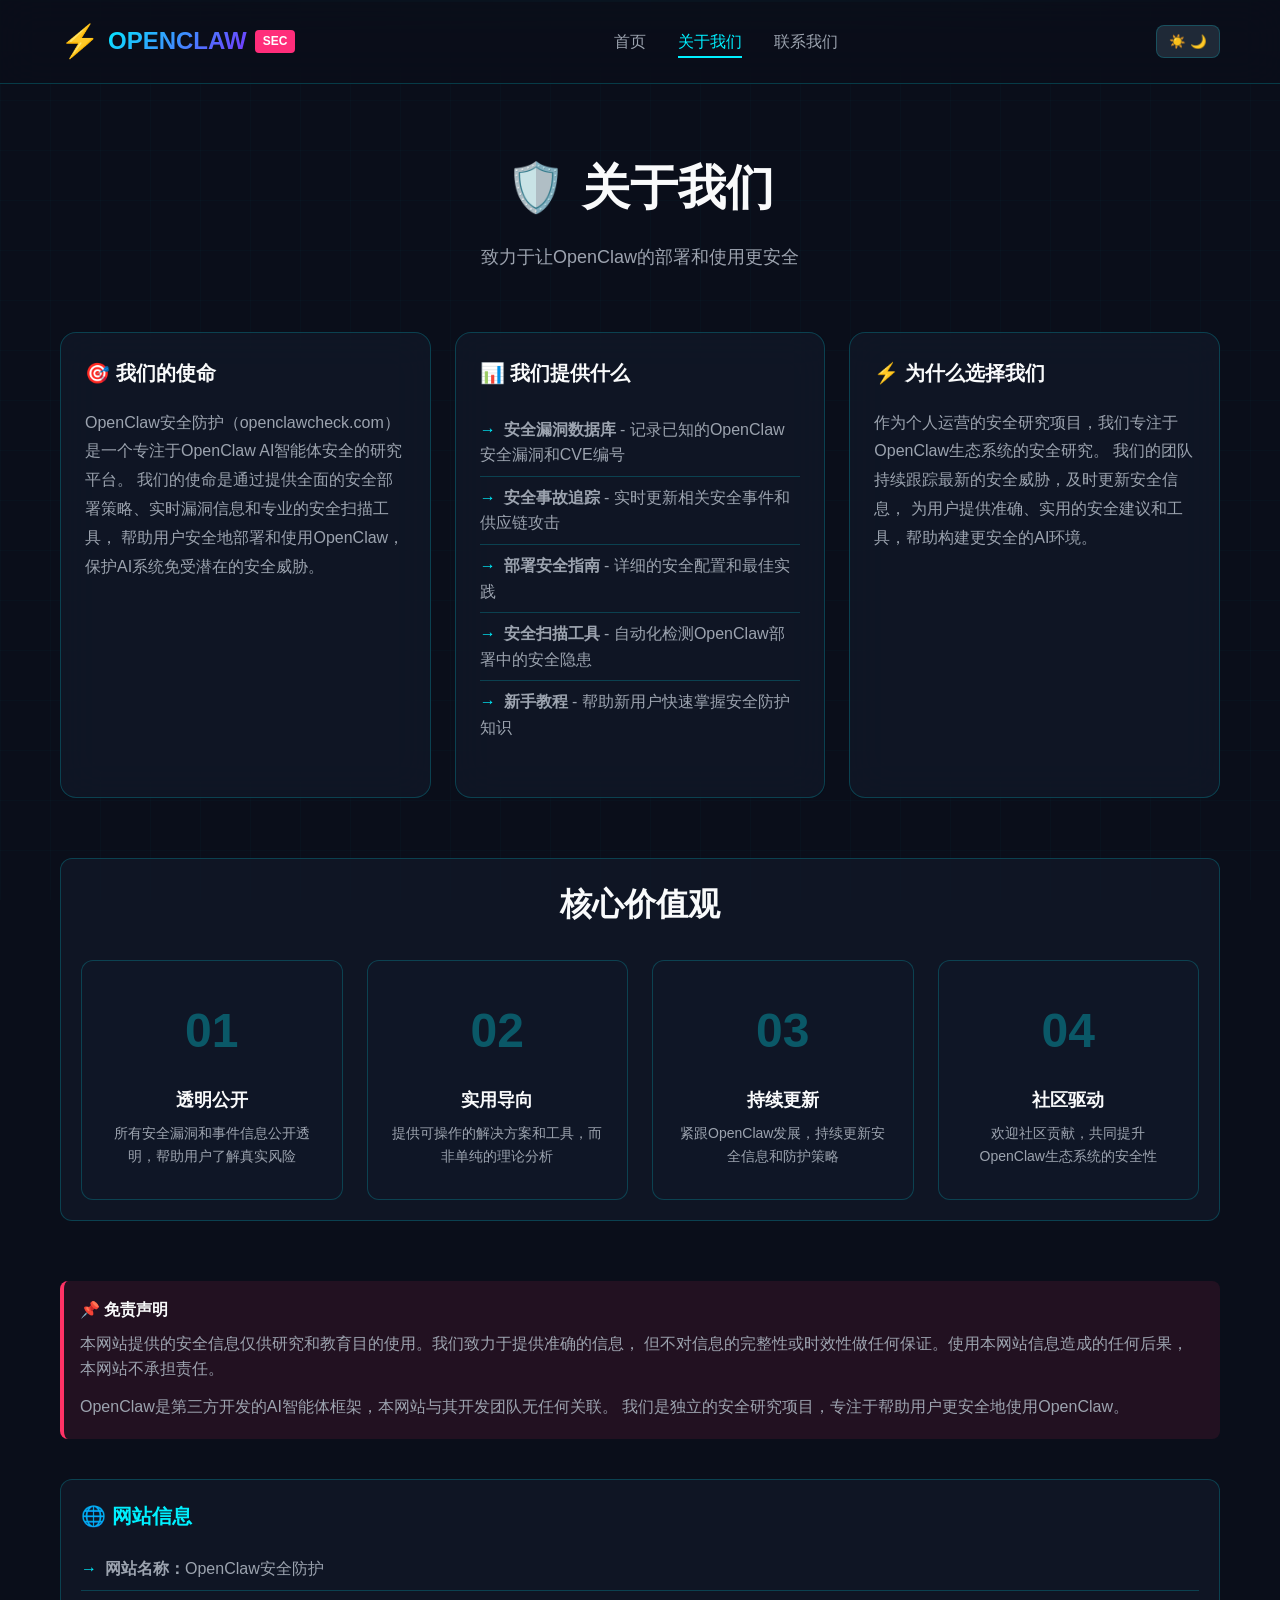
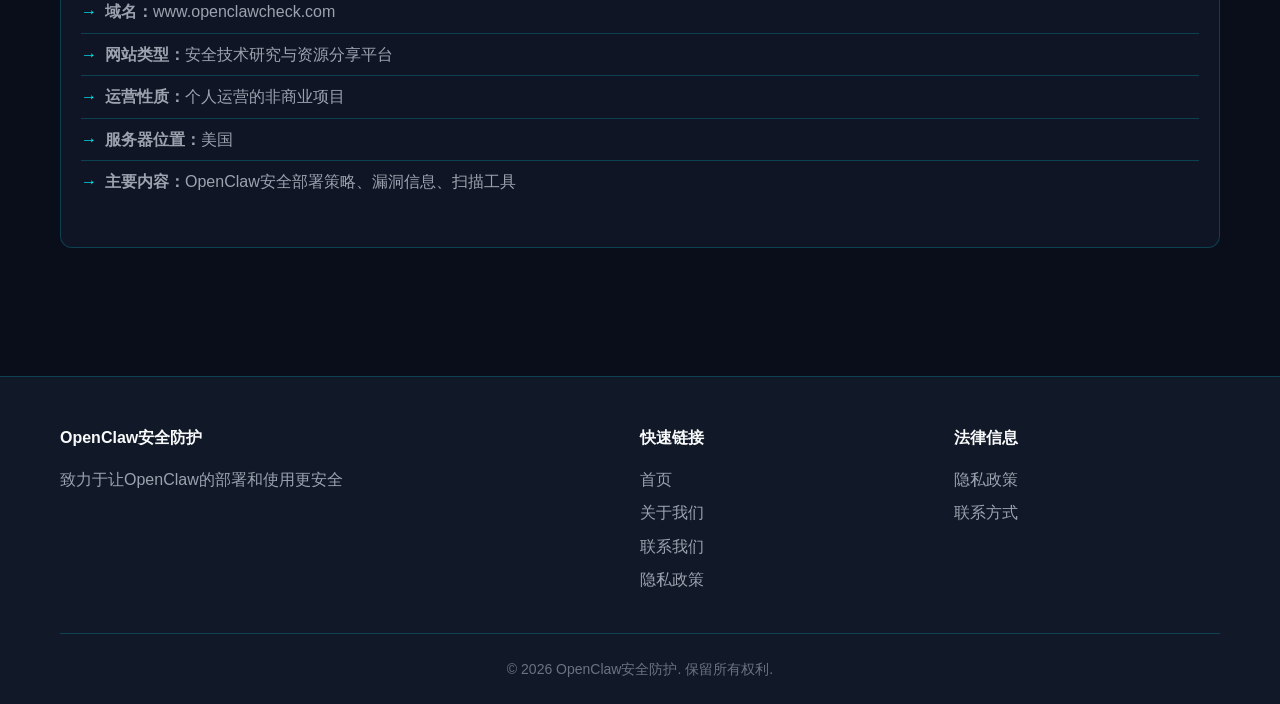
<file: about.html>
<!DOCTYPE html>
<html lang="zh-CN">
<head>
    <meta charset="UTF-8">
    <meta name="viewport" content="width=device-width, initial-scale=1.0">
    <title>关于我们 - OpenClaw 安全防护</title>
    <meta name="description" content="OpenClaw安全防护致力于提供OpenClaw部署策略和安全扫描工具，让OpenClaw的部署和使用更安全。">
    <link rel="stylesheet" href="css/style.css">
</head>
<body>
    <!-- 背景网格效果 -->
    <div class="grid-bg"></div>
    <div class="scan-line"></div>

    <!-- 导航栏 -->
    <nav class="navbar">
        <div class="container">
            <div class="logo">
                <span class="logo-icon">⚡</span>
                <span class="logo-text">OPENCLAW</span>
                <span class="logo-badge">SEC</span>
            </div>
            <ul class="nav-menu">
                <li><a href="index.html">首页</a></li>
                <li><a href="about.html" class="active">关于我们</a></li>
                <li><a href="contact.html">联系我们</a></li>
            </ul>
            <button class="theme-toggle">
                <span class="sun-icon">☀️</span>
                <span class="moon-icon">🌙</span>
            </button>
        </div>
    </nav>

    <!-- 主内容区域 -->
    <section class="section" style="padding-top: 150px;">
        <div class="container">
            <div class="section-header">
                <h1 class="section-title">
                    <span class="title-icon">🛡️</span>
                    关于我们
                </h1>
                <p class="section-subtitle">致力于让OpenClaw的部署和使用更安全</p>
            </div>

            <!-- 使命愿景卡片 -->
            <div class="security-grid" style="margin-bottom: 60px;">
                <div class="security-card">
                    <h3 class="card-title" style="margin-bottom: 20px;">
                        <span style="color: var(--primary-color);">🎯</span> 我们的使命
                    </h3>
                    <p class="card-desc" style="font-size: 16px; line-height: 1.8;">
                        OpenClaw安全防护（openclawcheck.com）是一个专注于OpenClaw AI智能体安全的研究平台。
                        我们的使命是通过提供全面的安全部署策略、实时漏洞信息和专业的安全扫描工具，
                        帮助用户安全地部署和使用OpenClaw，保护AI系统免受潜在的安全威胁。
                    </p>
                </div>

                <div class="security-card">
                    <h3 class="card-title" style="margin-bottom: 20px;">
                        <span style="color: var(--secondary-color);">📊</span> 我们提供什么
                    </h3>
                    <ul class="tutorial-list" style="text-align: left;">
                        <li><strong>安全漏洞数据库</strong> - 记录已知的OpenClaw安全漏洞和CVE编号</li>
                        <li><strong>安全事故追踪</strong> - 实时更新相关安全事件和供应链攻击</li>
                        <li><strong>部署安全指南</strong> - 详细的安全配置和最佳实践</li>
                        <li><strong>安全扫描工具</strong> - 自动化检测OpenClaw部署中的安全隐患</li>
                        <li><strong>新手教程</strong> - 帮助新用户快速掌握安全防护知识</li>
                    </ul>
                </div>

                <div class="security-card">
                    <h3 class="card-title" style="margin-bottom: 20px;">
                        <span style="color: var(--success-color);">⚡</span> 为什么选择我们
                    </h3>
                    <p class="card-desc" style="font-size: 16px; line-height: 1.8;">
                        作为个人运营的安全研究项目，我们专注于OpenClaw生态系统的安全研究。
                        我们的团队持续跟踪最新的安全威胁，及时更新安全信息，
                        为用户提供准确、实用的安全建议和工具，帮助构建更安全的AI环境。
                    </p>
                </div>
            </div>

            <!-- 核心价值观 -->
            <div class="detail-section" style="margin-bottom: 60px;">
                <h2 class="section-title" style="font-size: 32px; margin-bottom: 30px; text-align: center;">
                    核心价值观
                </h2>
                <div class="tool-features-grid">
                    <div class="feature-box">
                        <div class="feature-number">01</div>
                        <h4>透明公开</h4>
                        <p>所有安全漏洞和事件信息公开透明，帮助用户了解真实风险</p>
                    </div>
                    <div class="feature-box">
                        <div class="feature-number">02</div>
                        <h4>实用导向</h4>
                        <p>提供可操作的解决方案和工具，而非单纯的理论分析</p>
                    </div>
                    <div class="feature-box">
                        <div class="feature-number">03</div>
                        <h4>持续更新</h4>
                        <p>紧跟OpenClaw发展，持续更新安全信息和防护策略</p>
                    </div>
                    <div class="feature-box">
                        <div class="feature-number">04</div>
                        <h4>社区驱动</h4>
                        <p>欢迎社区贡献，共同提升OpenClaw生态系统的安全性</p>
                    </div>
                </div>
            </div>

            <!-- 重要提示 -->
            <div class="cve-alert high" style="margin-bottom: 40px;">
                <h4>📌 免责声明</h4>
                <p style="margin-bottom: 12px;">
                    本网站提供的安全信息仅供研究和教育目的使用。我们致力于提供准确的信息，
                    但不对信息的完整性或时效性做任何保证。使用本网站信息造成的任何后果，
                    本网站不承担责任。
                </p>
                <p>
                    OpenClaw是第三方开发的AI智能体框架，本网站与其开发团队无任何关联。
                    我们是独立的安全研究项目，专注于帮助用户更安全地使用OpenClaw。
                </p>
            </div>

            <!-- 网站信息 -->
            <div class="detail-section">
                <h3 style="font-size: 20px; margin-bottom: 16px; color: var(--primary-color);">
                    🌐 网站信息
                </h3>
                <div class="tutorial-list" style="text-align: left;">
                    <li><strong>网站名称：</strong>OpenClaw安全防护</li>
                    <li><strong>域名：</strong>www.openclawcheck.com</li>
                    <li><strong>网站类型：</strong>安全技术研究与资源分享平台</li>
                    <li><strong>运营性质：</strong>个人运营的非商业项目</li>
                    <li><strong>服务器位置：</strong>美国</li>
                    <li><strong>主要内容：</strong>OpenClaw安全部署策略、漏洞信息、扫描工具</li>
                </div>
            </div>
        </div>
    </section>

    <!-- 页脚 -->
    <footer class="footer">
        <div class="container">
            <div class="footer-content">
                <div class="footer-section">
                    <h4>OpenClaw安全防护</h4>
                    <p>致力于让OpenClaw的部署和使用更安全</p>
                </div>
                <div class="footer-section">
                    <h4>快速链接</h4>
                    <ul>
                        <li><a href="index.html">首页</a></li>
                        <li><a href="about.html">关于我们</a></li>
                        <li><a href="contact.html">联系我们</a></li>
                        <li><a href="privacy.html">隐私政策</a></li>
                    </ul>
                </div>
                <div class="footer-section">
                    <h4>法律信息</h4>
                    <ul>
                        <li><a href="privacy.html">隐私政策</a></li>
                        <li><a href="contact.html">联系方式</a></li>
                    </ul>
                </div>
            </div>
            <div class="footer-bottom">
                <p>&copy; 2026 OpenClaw安全防护. 保留所有权利.</p>
            </div>
        </div>
    </footer>

    <script>
        // 主题切换功能
        const themeToggle = document.querySelector('.theme-toggle');
        const html = document.documentElement;

        // 检查本地存储的主题设置
        const savedTheme = localStorage.getItem('theme');
        if (savedTheme) {
            html.setAttribute('data-theme', savedTheme);
        }

        themeToggle.addEventListener('click', () => {
            const currentTheme = html.getAttribute('data-theme');
            const newTheme = currentTheme === 'light' ? 'dark' : 'light';
            html.setAttribute('data-theme', newTheme);
            localStorage.setItem('theme', newTheme);
        });
    </script>
</body>
</html>
</file>
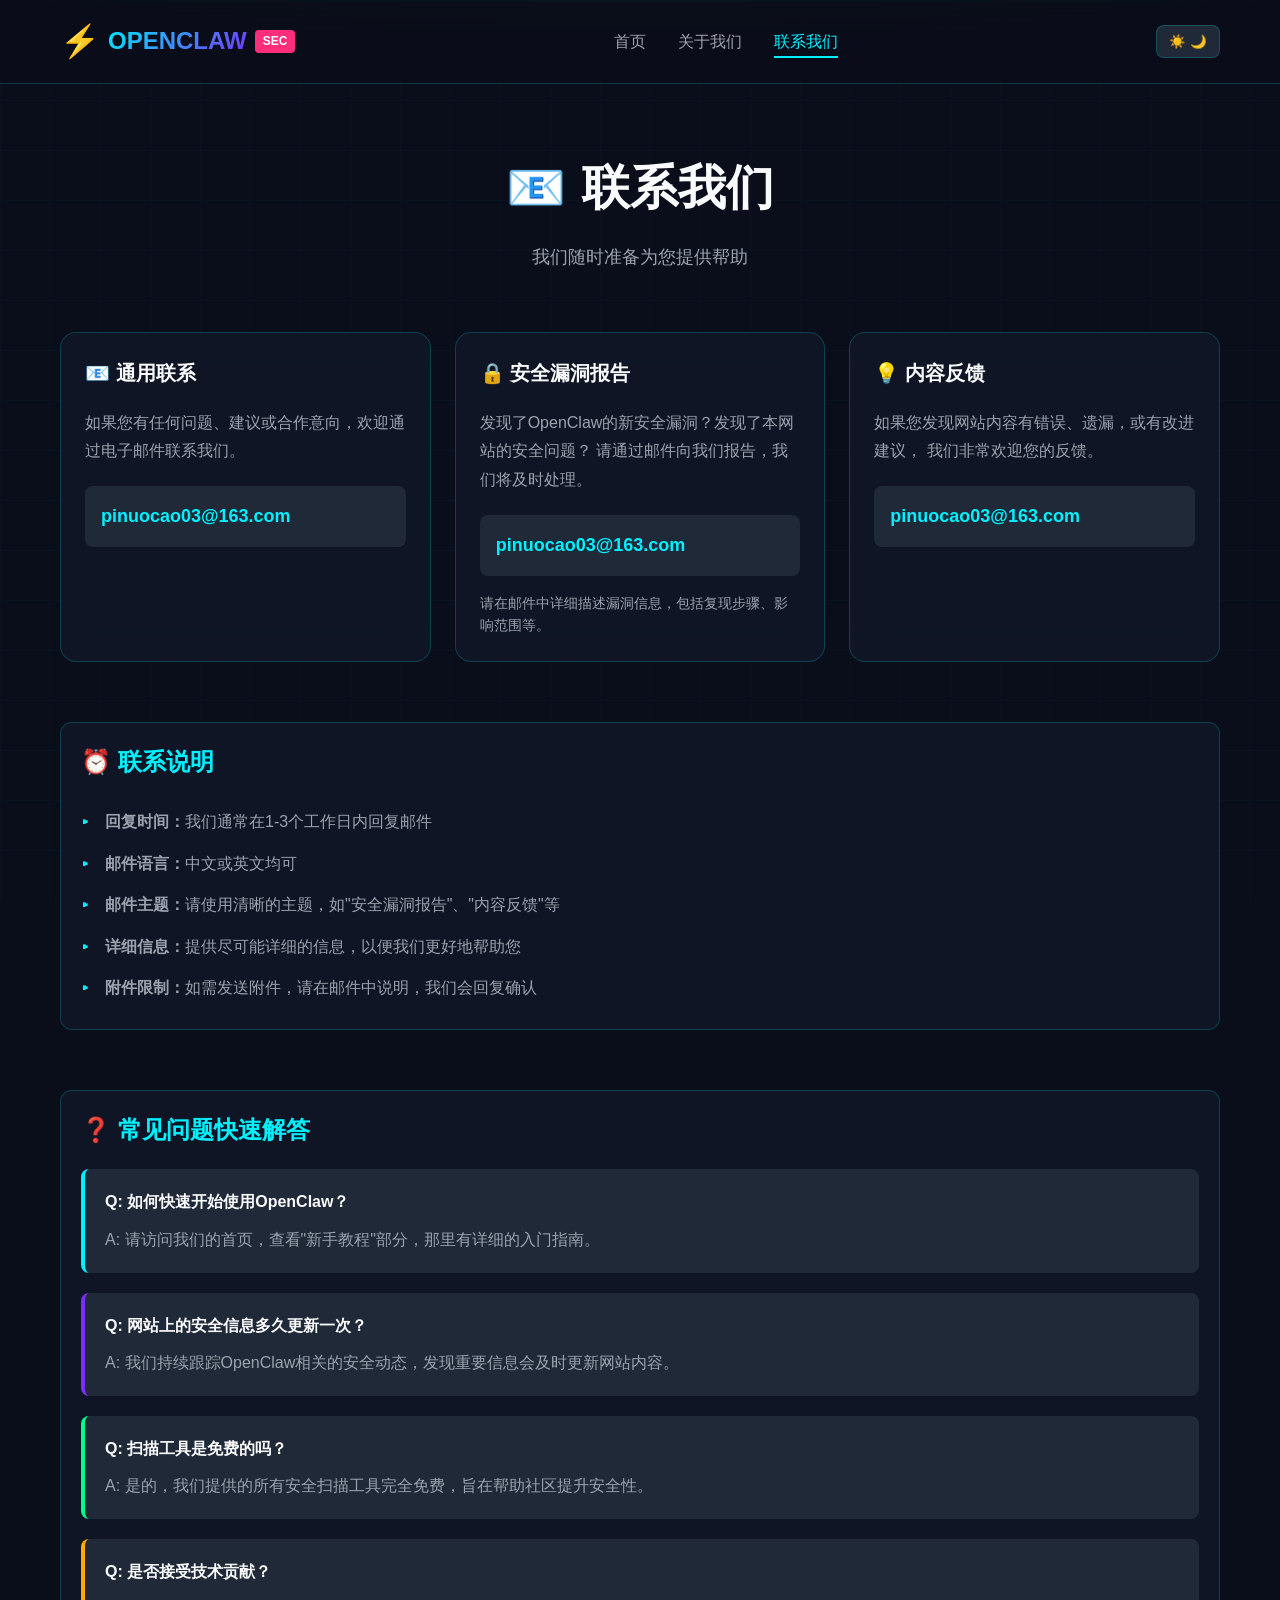
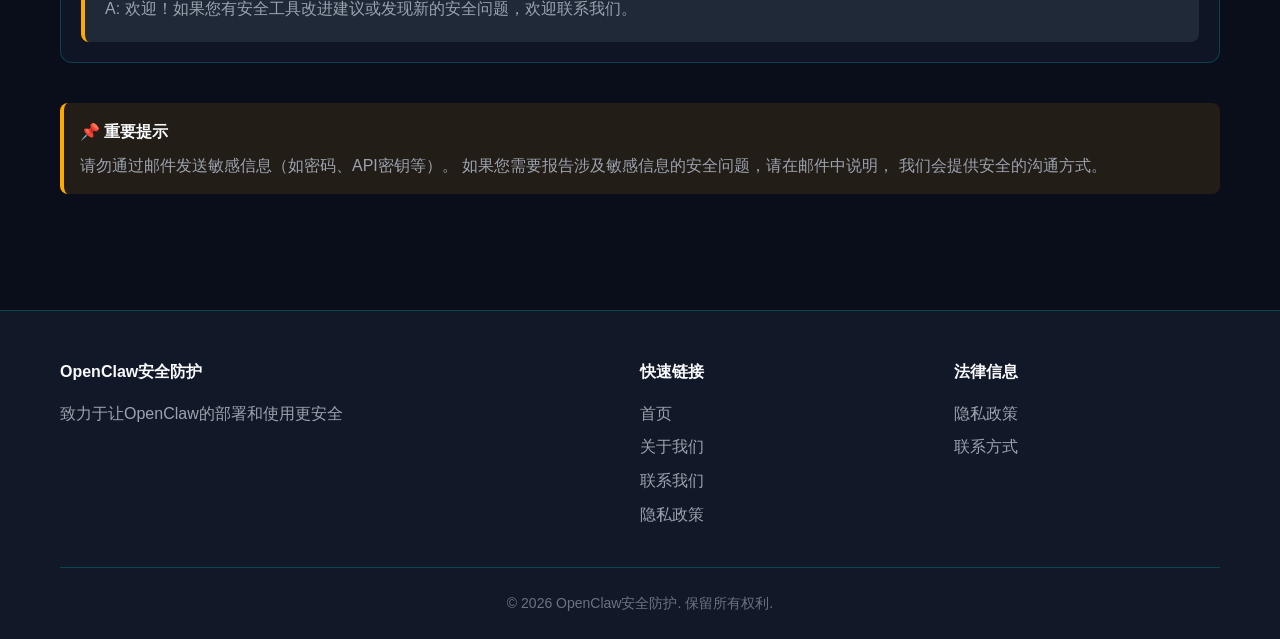
<file: contact.html>
<!DOCTYPE html>
<html lang="zh-CN">
<head>
    <meta charset="UTF-8">
    <meta name="viewport" content="width=device-width, initial-scale=1.0">
    <title>联系我们 - OpenClaw 安全防护</title>
    <meta name="description" content="联系OpenClaw安全防护团队，反馈问题、提供建议或报告安全漏洞。">
    <link rel="stylesheet" href="css/style.css">
</head>
<body>
    <!-- 背景网格效果 -->
    <div class="grid-bg"></div>
    <div class="scan-line"></div>

    <!-- 导航栏 -->
    <nav class="navbar">
        <div class="container">
            <div class="logo">
                <span class="logo-icon">⚡</span>
                <span class="logo-text">OPENCLAW</span>
                <span class="logo-badge">SEC</span>
            </div>
            <ul class="nav-menu">
                <li><a href="index.html">首页</a></li>
                <li><a href="about.html">关于我们</a></li>
                <li><a href="contact.html" class="active">联系我们</a></li>
            </ul>
            <button class="theme-toggle">
                <span class="sun-icon">☀️</span>
                <span class="moon-icon">🌙</span>
            </button>
        </div>
    </nav>

    <!-- 主内容区域 -->
    <section class="section" style="padding-top: 150px;">
        <div class="container">
            <div class="section-header">
                <h1 class="section-title">
                    <span class="title-icon">📧</span>
                    联系我们
                </h1>
                <p class="section-subtitle">我们随时准备为您提供帮助</p>
            </div>

            <!-- 联系方式卡片 -->
            <div class="security-grid" style="margin-bottom: 60px;">
                <div class="security-card">
                    <h3 class="card-title" style="margin-bottom: 20px;">
                        <span style="color: var(--primary-color);">📧</span> 通用联系
                    </h3>
                    <p class="card-desc" style="font-size: 16px; line-height: 1.8;">
                        如果您有任何问题、建议或合作意向，欢迎通过电子邮件联系我们。
                    </p>
                    <div style="margin-top: 20px; padding: 16px; background: var(--bg-tertiary); border-radius: 8px;">
                        <p style="margin: 0; color: var(--primary-color); font-size: 18px; font-weight: 600;">
                            pinuocao03@163.com
                        </p>
                    </div>
                </div>

                <div class="security-card">
                    <h3 class="card-title" style="margin-bottom: 20px;">
                        <span style="color: var(--danger-color);">🔒</span> 安全漏洞报告
                    </h3>
                    <p class="card-desc" style="font-size: 16px; line-height: 1.8;">
                        发现了OpenClaw的新安全漏洞？发现了本网站的安全问题？
                        请通过邮件向我们报告，我们将及时处理。
                    </p>
                    <div style="margin-top: 20px; padding: 16px; background: var(--bg-tertiary); border-radius: 8px;">
                        <p style="margin: 0; color: var(--primary-color); font-size: 18px; font-weight: 600;">
                            pinuocao03@163.com
                        </p>
                    </div>
                    <p style="margin-top: 16px; font-size: 14px; color: var(--text-secondary);">
                        请在邮件中详细描述漏洞信息，包括复现步骤、影响范围等。
                    </p>
                </div>

                <div class="security-card">
                    <h3 class="card-title" style="margin-bottom: 20px;">
                        <span style="color: var(--success-color);">💡</span> 内容反馈
                    </h3>
                    <p class="card-desc" style="font-size: 16px; line-height: 1.8;">
                        如果您发现网站内容有错误、遗漏，或有改进建议，
                        我们非常欢迎您的反馈。
                    </p>
                    <div style="margin-top: 20px; padding: 16px; background: var(--bg-tertiary); border-radius: 8px;">
                        <p style="margin: 0; color: var(--primary-color); font-size: 18px; font-weight: 600;">
                            pinuocao03@163.com
                        </p>
                    </div>
                </div>
            </div>

            <!-- 联系说明 -->
            <div class="detail-section" style="margin-bottom: 60px;">
                <h3 style="font-size: 24px; margin-bottom: 20px; color: var(--primary-color);">
                    ⏰ 联系说明
                </h3>
                <ul class="detail-list">
                    <li><strong>回复时间：</strong>我们通常在1-3个工作日内回复邮件</li>
                    <li><strong>邮件语言：</strong>中文或英文均可</li>
                    <li><strong>邮件主题：</strong>请使用清晰的主题，如"安全漏洞报告"、"内容反馈"等</li>
                    <li><strong>详细信息：</strong>提供尽可能详细的信息，以便我们更好地帮助您</li>
                    <li><strong>附件限制：</strong>如需发送附件，请在邮件中说明，我们会回复确认</li>
                </ul>
            </div>

            <!-- 常见问题 -->
            <div class="detail-section">
                <h3 style="font-size: 24px; margin-bottom: 20px; color: var(--primary-color);">
                    ❓ 常见问题快速解答
                </h3>
                <div style="display: flex; flex-direction: column; gap: 20px;">
                    <div style="padding: 20px; background: var(--bg-tertiary); border-radius: 8px; border-left: 4px solid var(--primary-color);">
                        <h4 style="margin: 0 0 12px 0; color: var(--text-primary);">Q: 如何快速开始使用OpenClaw？</h4>
                        <p style="margin: 0; color: var(--text-secondary);">
                            A: 请访问我们的首页，查看"新手教程"部分，那里有详细的入门指南。
                        </p>
                    </div>

                    <div style="padding: 20px; background: var(--bg-tertiary); border-radius: 8px; border-left: 4px solid var(--secondary-color);">
                        <h4 style="margin: 0 0 12px 0; color: var(--text-primary);">Q: 网站上的安全信息多久更新一次？</h4>
                        <p style="margin: 0; color: var(--text-secondary);">
                            A: 我们持续跟踪OpenClaw相关的安全动态，发现重要信息会及时更新网站内容。
                        </p>
                    </div>

                    <div style="padding: 20px; background: var(--bg-tertiary); border-radius: 8px; border-left: 4px solid var(--success-color);">
                        <h4 style="margin: 0 0 12px 0; color: var(--text-primary);">Q: 扫描工具是免费的吗？</h4>
                        <p style="margin: 0; color: var(--text-secondary);">
                            A: 是的，我们提供的所有安全扫描工具完全免费，旨在帮助社区提升安全性。
                        </p>
                    </div>

                    <div style="padding: 20px; background: var(--bg-tertiary); border-radius: 8px; border-left: 4px solid var(--warning-color);">
                        <h4 style="margin: 0 0 12px 0; color: var(--text-primary);">Q: 是否接受技术贡献？</h4>
                        <p style="margin: 0; color: var(--text-secondary);">
                            A: 欢迎！如果您有安全工具改进建议或发现新的安全问题，欢迎联系我们。
                        </p>
                    </div>
                </div>
            </div>

            <!-- 提示信息 -->
            <div class="cve-alert medium" style="margin-top: 40px;">
                <h4>📌 重要提示</h4>
                <p style="margin: 0;">
                    请勿通过邮件发送敏感信息（如密码、API密钥等）。
                    如果您需要报告涉及敏感信息的安全问题，请在邮件中说明，
                    我们会提供安全的沟通方式。
                </p>
            </div>
        </div>
    </section>

    <!-- 页脚 -->
    <footer class="footer">
        <div class="container">
            <div class="footer-content">
                <div class="footer-section">
                    <h4>OpenClaw安全防护</h4>
                    <p>致力于让OpenClaw的部署和使用更安全</p>
                </div>
                <div class="footer-section">
                    <h4>快速链接</h4>
                    <ul>
                        <li><a href="index.html">首页</a></li>
                        <li><a href="about.html">关于我们</a></li>
                        <li><a href="contact.html">联系我们</a></li>
                        <li><a href="privacy.html">隐私政策</a></li>
                    </ul>
                </div>
                <div class="footer-section">
                    <h4>法律信息</h4>
                    <ul>
                        <li><a href="privacy.html">隐私政策</a></li>
                        <li><a href="contact.html">联系方式</a></li>
                    </ul>
                </div>
            </div>
            <div class="footer-bottom">
                <p>&copy; 2026 OpenClaw安全防护. 保留所有权利.</p>
            </div>
        </div>
    </footer>

    <script>
        // 主题切换功能
        const themeToggle = document.querySelector('.theme-toggle');
        const html = document.documentElement;

        // 检查本地存储的主题设置
        const savedTheme = localStorage.getItem('theme');
        if (savedTheme) {
            html.setAttribute('data-theme', savedTheme);
        }

        themeToggle.addEventListener('click', () => {
            const currentTheme = html.getAttribute('data-theme');
            const newTheme = currentTheme === 'light' ? 'dark' : 'light';
            html.setAttribute('data-theme', newTheme);
            localStorage.setItem('theme', newTheme);
        });
    </script>
</body>
</html>
</file>
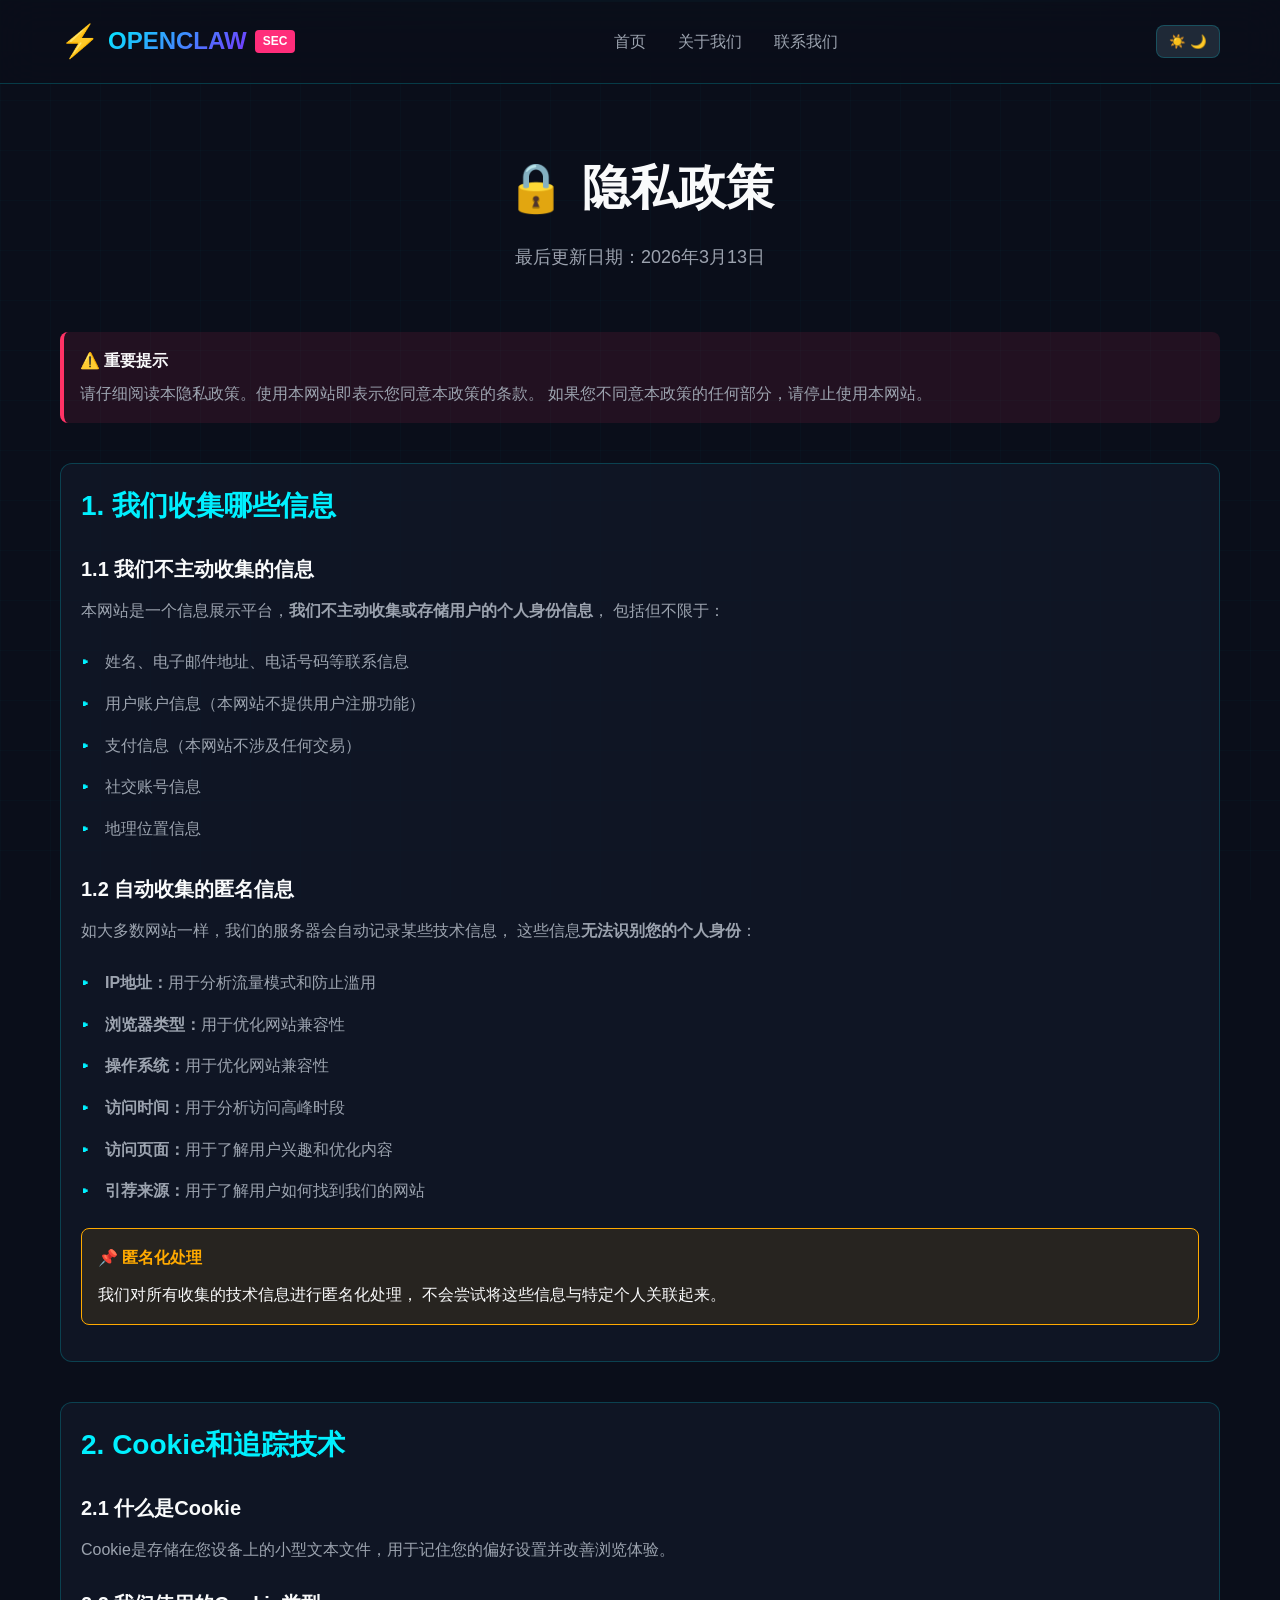
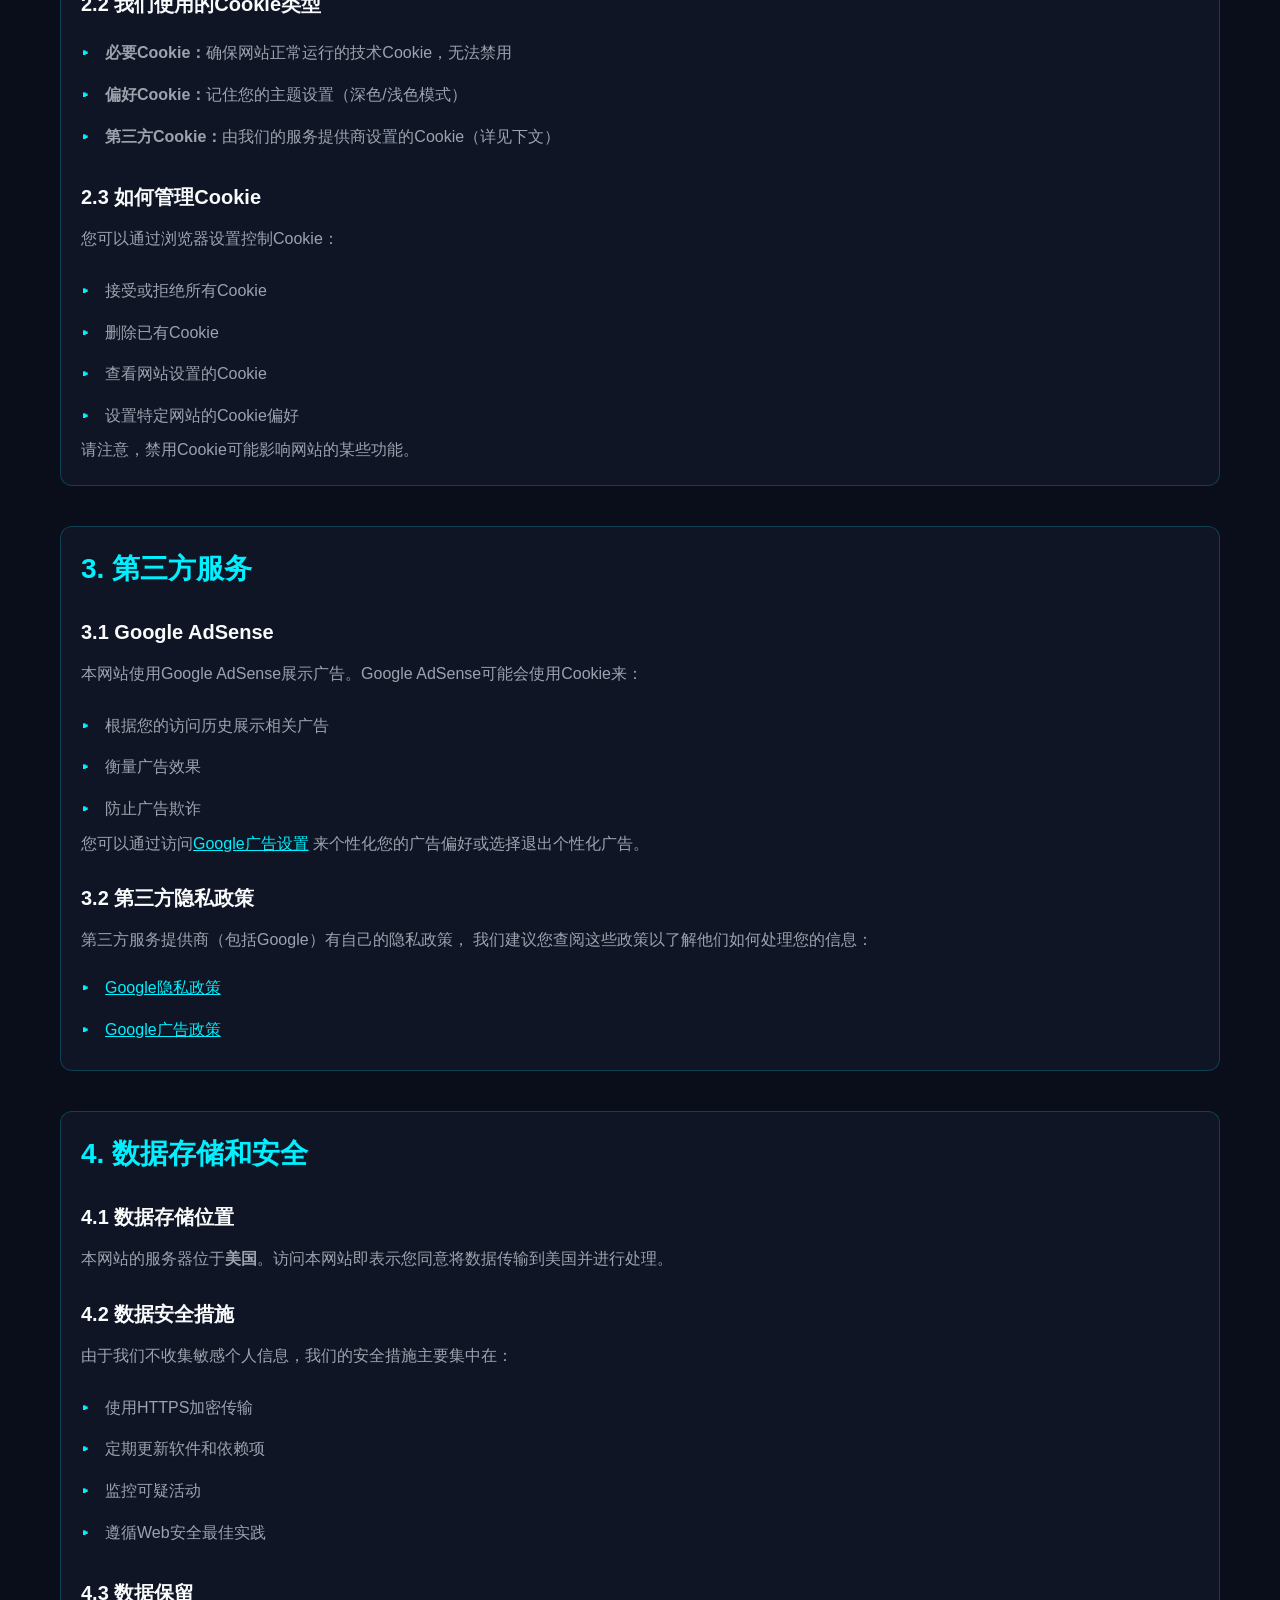
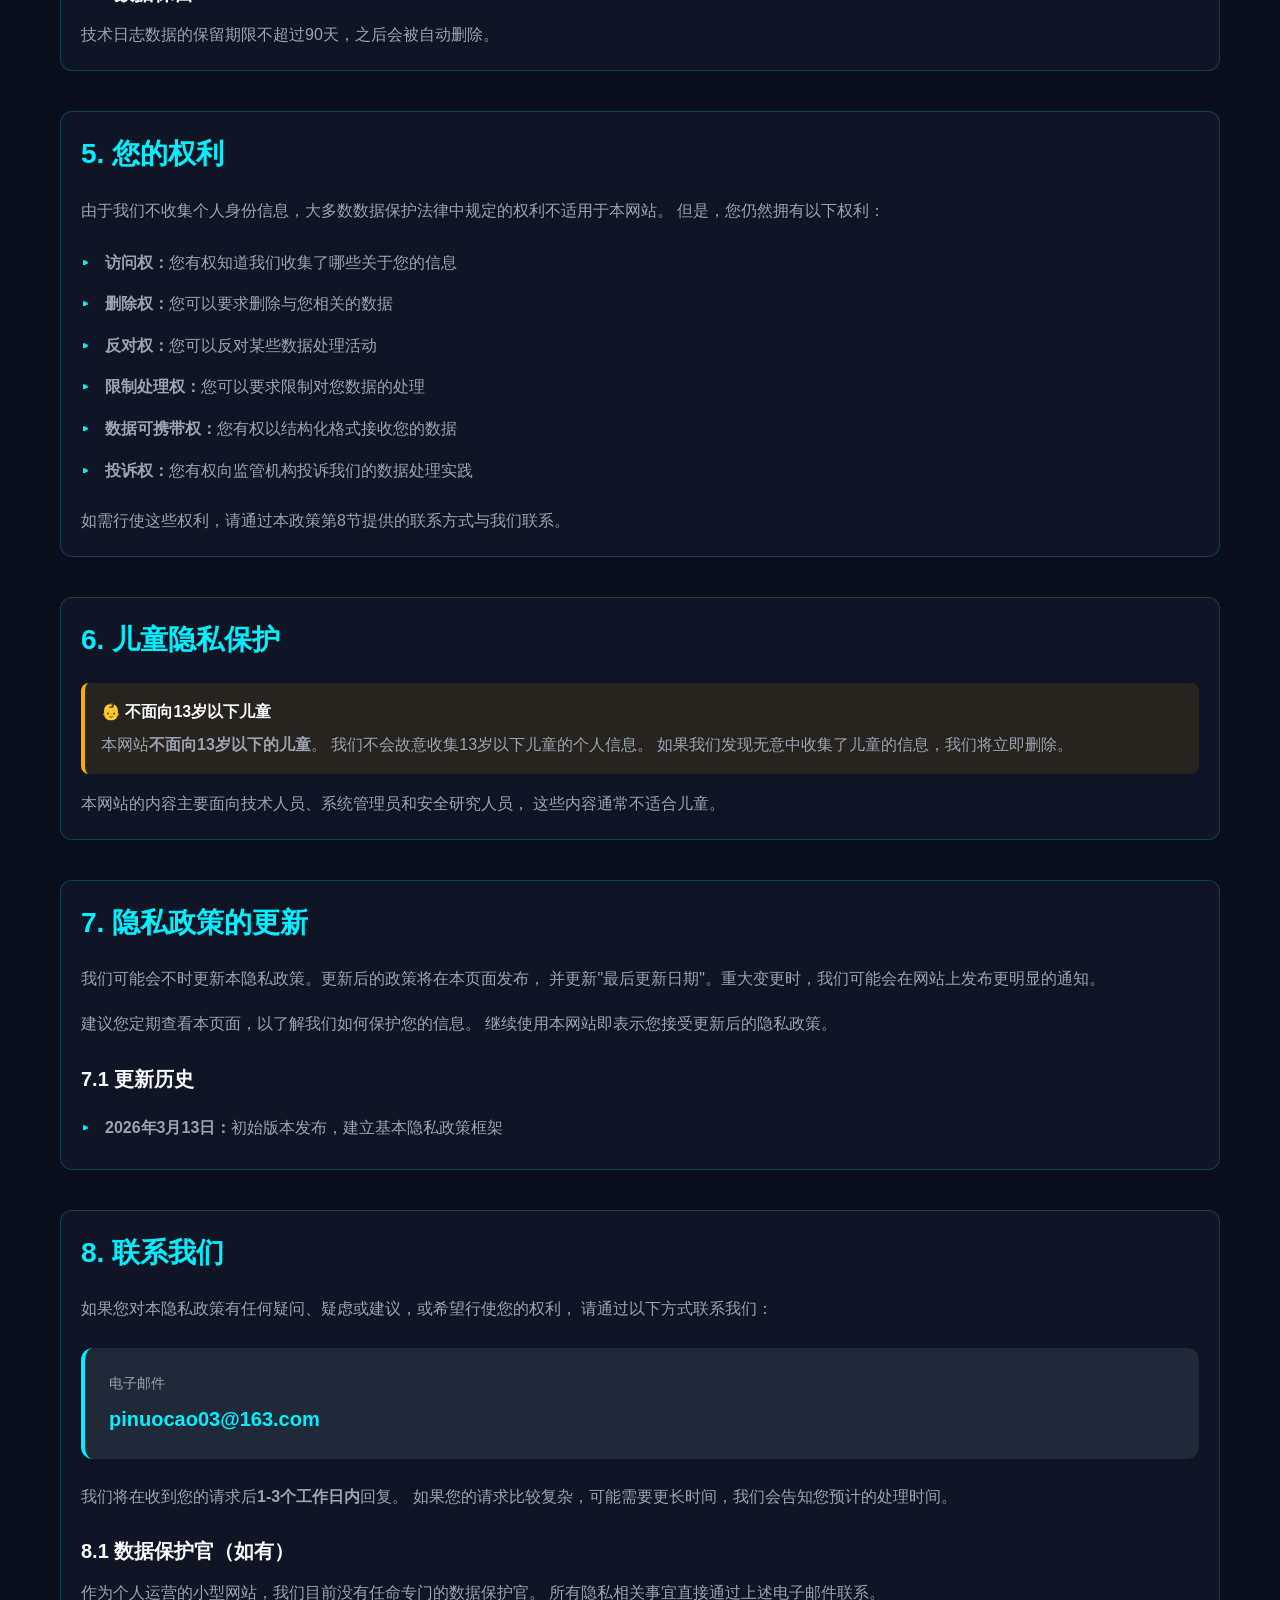
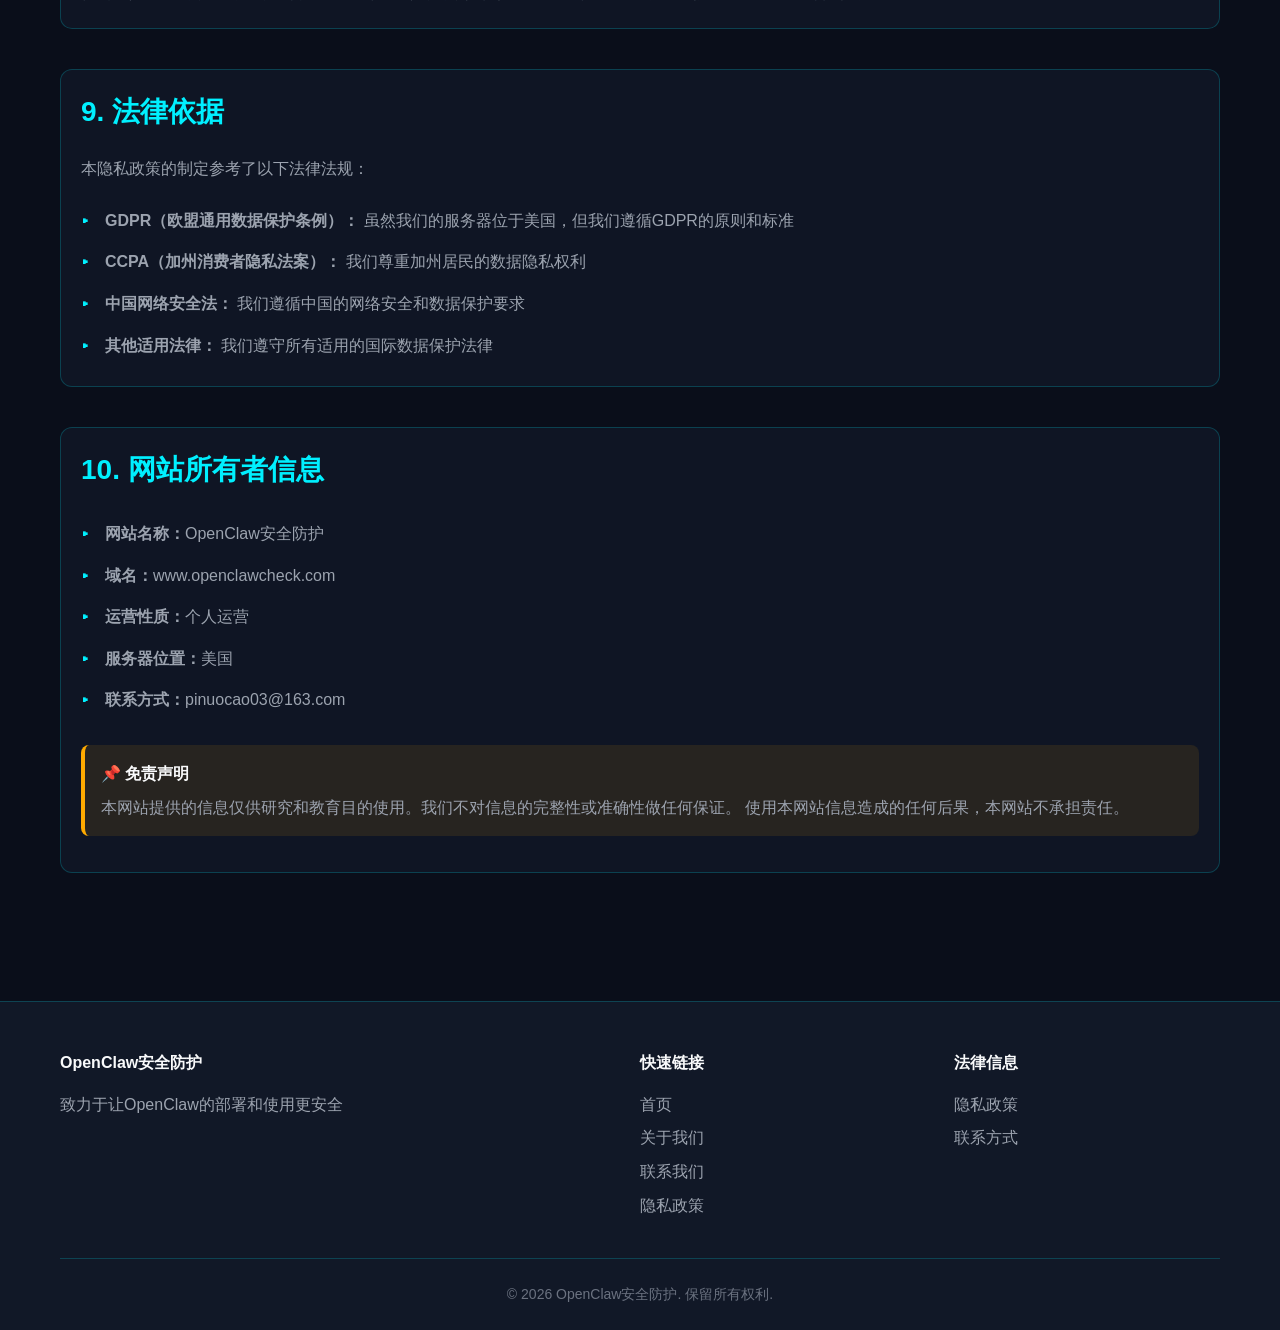
<file: privacy.html>
<!DOCTYPE html>
<html lang="zh-CN">
<head>
    <meta charset="UTF-8">
    <meta name="viewport" content="width=device-width, initial-scale=1.0">
    <title>隐私政策 - OpenClaw 安全防护</title>
    <meta name="description" content="OpenClaw安全防护隐私政策 - 了解我们如何处理您的个人信息和数据">
    <link rel="stylesheet" href="css/style.css">
</head>
<body>
    <!-- 背景网格效果 -->
    <div class="grid-bg"></div>
    <div class="scan-line"></div>

    <!-- 导航栏 -->
    <nav class="navbar">
        <div class="container">
            <div class="logo">
                <span class="logo-icon">⚡</span>
                <span class="logo-text">OPENCLAW</span>
                <span class="logo-badge">SEC</span>
            </div>
            <ul class="nav-menu">
                <li><a href="index.html">首页</a></li>
                <li><a href="about.html">关于我们</a></li>
                <li><a href="contact.html">联系我们</a></li>
            </ul>
            <button class="theme-toggle">
                <span class="sun-icon">☀️</span>
                <span class="moon-icon">🌙</span>
            </button>
        </div>
    </nav>

    <!-- 主内容区域 -->
    <section class="section" style="padding-top: 150px;">
        <div class="container">
            <div class="section-header">
                <h1 class="section-title">
                    <span class="title-icon">🔒</span>
                    隐私政策
                </h1>
                <p class="section-subtitle">最后更新日期：2026年3月13日</p>
            </div>

            <!-- 政策生效日期 -->
            <div class="cve-alert high" style="margin-bottom: 40px;">
                <h4>⚠️ 重要提示</h4>
                <p style="margin: 0;">
                    请仔细阅读本隐私政策。使用本网站即表示您同意本政策的条款。
                    如果您不同意本政策的任何部分，请停止使用本网站。
                </p>
            </div>

            <!-- 1. 信息收集 -->
            <div class="detail-section" style="margin-bottom: 40px;">
                <h2 style="font-size: 28px; margin-bottom: 20px; color: var(--primary-color);">
                    1. 我们收集哪些信息
                </h2>

                <h3 style="font-size: 20px; margin: 24px 0 12px 0; color: var(--text-primary);">
                    1.1 我们不主动收集的信息
                </h3>
                <p class="detail-text" style="margin-bottom: 16px;">
                    本网站是一个信息展示平台，<strong>我们不主动收集或存储用户的个人身份信息</strong>，
                    包括但不限于：
                </p>
                <ul class="detail-list">
                    <li>姓名、电子邮件地址、电话号码等联系信息</li>
                    <li>用户账户信息（本网站不提供用户注册功能）</li>
                    <li>支付信息（本网站不涉及任何交易）</li>
                    <li>社交账号信息</li>
                    <li>地理位置信息</li>
                </ul>

                <h3 style="font-size: 20px; margin: 24px 0 12px 0; color: var(--text-primary);">
                    1.2 自动收集的匿名信息
                </h3>
                <p class="detail-text" style="margin-bottom: 16px;">
                    如大多数网站一样，我们的服务器会自动记录某些技术信息，
                    这些信息<strong>无法识别您的个人身份</strong>：
                </p>
                <ul class="detail-list">
                    <li><strong>IP地址：</strong>用于分析流量模式和防止滥用</li>
                    <li><strong>浏览器类型：</strong>用于优化网站兼容性</li>
                    <li><strong>操作系统：</strong>用于优化网站兼容性</li>
                    <li><strong>访问时间：</strong>用于分析访问高峰时段</li>
                    <li><strong>访问页面：</strong>用于了解用户兴趣和优化内容</li>
                    <li><strong>引荐来源：</strong>用于了解用户如何找到我们的网站</li>
                </ul>

                <div class="warning-box">
                    <h4>📌 匿名化处理</h4>
                    <p style="margin: 0;">
                        我们对所有收集的技术信息进行匿名化处理，
                        不会尝试将这些信息与特定个人关联起来。
                    </p>
                </div>
            </div>

            <!-- 2. Cookie和使用情况 -->
            <div class="detail-section" style="margin-bottom: 40px;">
                <h2 style="font-size: 28px; margin-bottom: 20px; color: var(--primary-color);">
                    2. Cookie和追踪技术
                </h2>

                <h3 style="font-size: 20px; margin: 24px 0 12px 0; color: var(--text-primary);">
                    2.1 什么是Cookie
                </h3>
                <p class="detail-text" style="margin-bottom: 16px;">
                    Cookie是存储在您设备上的小型文本文件，用于记住您的偏好设置并改善浏览体验。
                </p>

                <h3 style="font-size: 20px; margin: 24px 0 12px 0; color: var(--text-primary);">
                    2.2 我们使用的Cookie类型
                </h3>
                <ul class="detail-list">
                    <li>
                        <strong>必要Cookie：</strong>确保网站正常运行的技术Cookie，无法禁用
                    </li>
                    <li>
                        <strong>偏好Cookie：</strong>记住您的主题设置（深色/浅色模式）
                    </li>
                    <li>
                        <strong>第三方Cookie：</strong>由我们的服务提供商设置的Cookie（详见下文）
                    </li>
                </ul>

                <h3 style="font-size: 20px; margin: 24px 0 12px 0; color: var(--text-primary);">
                    2.3 如何管理Cookie
                </h3>
                <p class="detail-text" style="margin-bottom: 16px;">
                    您可以通过浏览器设置控制Cookie：
                </p>
                <ul class="detail-list">
                    <li>接受或拒绝所有Cookie</li>
                    <li>删除已有Cookie</li>
                    <li>查看网站设置的Cookie</li>
                    <li>设置特定网站的Cookie偏好</li>
                </ul>
                <p class="detail-text">
                    请注意，禁用Cookie可能影响网站的某些功能。
                </p>
            </div>

            <!-- 3. 第三方服务 -->
            <div class="detail-section" style="margin-bottom: 40px;">
                <h2 style="font-size: 28px; margin-bottom: 20px; color: var(--primary-color);">
                    3. 第三方服务
                </h2>

                <h3 style="font-size: 20px; margin: 24px 0 12px 0; color: var(--text-primary);">
                    3.1 Google AdSense
                </h3>
                <p class="detail-text" style="margin-bottom: 16px;">
                    本网站使用Google AdSense展示广告。Google AdSense可能会使用Cookie来：
                </p>
                <ul class="detail-list">
                    <li>根据您的访问历史展示相关广告</li>
                    <li>衡量广告效果</li>
                    <li>防止广告欺诈</li>
                </ul>
                <p class="detail-text" style="margin-bottom: 16px;">
                    您可以通过访问<a href="https://www.google.com/settings/ads" target="_blank" style="color: var(--primary-color);">Google广告设置</a>
                    来个性化您的广告偏好或选择退出个性化广告。
                </p>

                <h3 style="font-size: 20px; margin: 24px 0 12px 0; color: var(--text-primary);">
                    3.2 第三方隐私政策
                </h3>
                <p class="detail-text" style="margin-bottom: 12px;">
                    第三方服务提供商（包括Google）有自己的隐私政策，
                    我们建议您查阅这些政策以了解他们如何处理您的信息：
                </p>
                <ul class="detail-list">
                    <li>
                        <a href="https://policies.google.com/privacy" target="_blank" style="color: var(--primary-color);">
                            Google隐私政策
                        </a>
                    </li>
                    <li>
                        <a href="https://policies.google.com/technologies/ads" target="_blank" style="color: var(--primary-color);">
                            Google广告政策
                        </a>
                    </li>
                </ul>
            </div>

            <!-- 4. 数据存储和安全 -->
            <div class="detail-section" style="margin-bottom: 40px;">
                <h2 style="font-size: 28px; margin-bottom: 20px; color: var(--primary-color);">
                    4. 数据存储和安全
                </h2>

                <h3 style="font-size: 20px; margin: 24px 0 12px 0; color: var(--text-primary);">
                    4.1 数据存储位置
                </h3>
                <p class="detail-text">
                    本网站的服务器位于<strong>美国</strong>。访问本网站即表示您同意将数据传输到美国并进行处理。
                </p>

                <h3 style="font-size: 20px; margin: 24px 0 12px 0; color: var(--text-primary);">
                    4.2 数据安全措施
                </h3>
                <p class="detail-text" style="margin-bottom: 16px;">
                    由于我们不收集敏感个人信息，我们的安全措施主要集中在：
                </p>
                <ul class="detail-list">
                    <li>使用HTTPS加密传输</li>
                    <li>定期更新软件和依赖项</li>
                    <li>监控可疑活动</li>
                    <li>遵循Web安全最佳实践</li>
                </ul>

                <h3 style="font-size: 20px; margin: 24px 0 12px 0; color: var(--text-primary);">
                    4.3 数据保留
                </h3>
                <p class="detail-text">
                    技术日志数据的保留期限不超过90天，之后会被自动删除。
                </p>
            </div>

            <!-- 5. 用户权利 -->
            <div class="detail-section" style="margin-bottom: 40px;">
                <h2 style="font-size: 28px; margin-bottom: 20px; color: var(--primary-color);">
                    5. 您的权利
                </h2>

                <p class="detail-text" style="margin-bottom: 16px;">
                    由于我们不收集个人身份信息，大多数数据保护法律中规定的权利不适用于本网站。
                    但是，您仍然拥有以下权利：
                </p>

                <ul class="detail-list">
                    <li>
                        <strong>访问权：</strong>您有权知道我们收集了哪些关于您的信息
                    </li>
                    <li>
                        <strong>删除权：</strong>您可以要求删除与您相关的数据
                    </li>
                    <li>
                        <strong>反对权：</strong>您可以反对某些数据处理活动
                    </li>
                    <li>
                        <strong>限制处理权：</strong>您可以要求限制对您数据的处理
                    </li>
                    <li>
                        <strong>数据可携带权：</strong>您有权以结构化格式接收您的数据
                    </li>
                    <li>
                        <strong>投诉权：</strong>您有权向监管机构投诉我们的数据处理实践
                    </li>
                </ul>

                <p class="detail-text" style="margin-top: 16px;">
                    如需行使这些权利，请通过本政策第8节提供的联系方式与我们联系。
                </p>
            </div>

            <!-- 6. 儿童隐私 -->
            <div class="detail-section" style="margin-bottom: 40px;">
                <h2 style="font-size: 28px; margin-bottom: 20px; color: var(--primary-color);">
                    6. 儿童隐私保护
                </h2>

                <div class="cve-alert medium">
                    <h4>👶 不面向13岁以下儿童</h4>
                    <p style="margin: 0;">
                        本网站<strong>不面向13岁以下的儿童</strong>。
                        我们不会故意收集13岁以下儿童的个人信息。
                        如果我们发现无意中收集了儿童的信息，我们将立即删除。
                    </p>
                </div>

                <p class="detail-text" style="margin-top: 16px;">
                    本网站的内容主要面向技术人员、系统管理员和安全研究人员，
                    这些内容通常不适合儿童。
                </p>
            </div>

            <!-- 7. 政策更新 -->
            <div class="detail-section" style="margin-bottom: 40px;">
                <h2 style="font-size: 28px; margin-bottom: 20px; color: var(--primary-color);">
                    7. 隐私政策的更新
                </h2>

                <p class="detail-text" style="margin-bottom: 16px;">
                    我们可能会不时更新本隐私政策。更新后的政策将在本页面发布，
                    并更新"最后更新日期"。重大变更时，我们可能会在网站上发布更明显的通知。
                </p>

                <p class="detail-text" style="margin-bottom: 16px;">
                    建议您定期查看本页面，以了解我们如何保护您的信息。
                    继续使用本网站即表示您接受更新后的隐私政策。
                </p>

                <h3 style="font-size: 20px; margin: 24px 0 12px 0; color: var(--text-primary);">
                    7.1 更新历史
                </h3>
                <ul class="detail-list">
                    <li>
                        <strong>2026年3月13日：</strong>初始版本发布，建立基本隐私政策框架
                    </li>
                </ul>
            </div>

            <!-- 8. 联系方式 -->
            <div class="detail-section" style="margin-bottom: 40px;">
                <h2 style="font-size: 28px; margin-bottom: 20px; color: var(--primary-color);">
                    8. 联系我们
                </h2>

                <p class="detail-text" style="margin-bottom: 16px;">
                    如果您对本隐私政策有任何疑问、疑虑或建议，或希望行使您的权利，
                    请通过以下方式联系我们：
                </p>

                <div style="margin: 24px 0; padding: 24px; background: var(--bg-tertiary); border-radius: 12px; border-left: 4px solid var(--primary-color);">
                    <p style="margin: 0 0 8px 0; font-size: 14px; color: var(--text-secondary);">电子邮件</p>
                    <p style="margin: 0; color: var(--primary-color); font-size: 20px; font-weight: 600;">
                        pinuocao03@163.com
                    </p>
                </div>

                <p class="detail-text" style="margin-bottom: 16px;">
                    我们将在收到您的请求后<strong>1-3个工作日内</strong>回复。
                    如果您的请求比较复杂，可能需要更长时间，我们会告知您预计的处理时间。
                </p>

                <h3 style="font-size: 20px; margin: 24px 0 12px 0; color: var(--text-primary);">
                    8.1 数据保护官（如有）
                </h3>
                <p class="detail-text">
                    作为个人运营的小型网站，我们目前没有任命专门的数据保护官。
                    所有隐私相关事宜直接通过上述电子邮件联系。
                </p>
            </div>

            <!-- 9. 法律依据 -->
            <div class="detail-section" style="margin-bottom: 40px;">
                <h2 style="font-size: 28px; margin-bottom: 20px; color: var(--primary-color);">
                    9. 法律依据
                </h2>

                <p class="detail-text" style="margin-bottom: 16px;">
                    本隐私政策的制定参考了以下法律法规：
                </p>

                <ul class="detail-list">
                    <li>
                        <strong>GDPR（欧盟通用数据保护条例）：</strong>
                        虽然我们的服务器位于美国，但我们遵循GDPR的原则和标准
                    </li>
                    <li>
                        <strong>CCPA（加州消费者隐私法案）：</strong>
                        我们尊重加州居民的数据隐私权利
                    </li>
                    <li>
                        <strong>中国网络安全法：</strong>
                        我们遵循中国的网络安全和数据保护要求
                    </li>
                    <li>
                        <strong>其他适用法律：</strong>
                        我们遵守所有适用的国际数据保护法律
                    </li>
                </ul>
            </div>

            <!-- 10. 网站所有者信息 -->
            <div class="detail-section">
                <h2 style="font-size: 28px; margin-bottom: 20px; color: var(--primary-color);">
                    10. 网站所有者信息
                </h2>

                <ul class="detail-list">
                    <li><strong>网站名称：</strong>OpenClaw安全防护</li>
                    <li><strong>域名：</strong>www.openclawcheck.com</li>
                    <li><strong>运营性质：</strong>个人运营</li>
                    <li><strong>服务器位置：</strong>美国</li>
                    <li><strong>联系方式：</strong>pinuocao03@163.com</li>
                </ul>

                <div class="cve-alert medium" style="margin-top: 24px;">
                    <h4>📌 免责声明</h4>
                    <p style="margin: 0;">
                        本网站提供的信息仅供研究和教育目的使用。我们不对信息的完整性或准确性做任何保证。
                        使用本网站信息造成的任何后果，本网站不承担责任。
                    </p>
                </div>
            </div>
        </div>
    </section>

    <!-- 页脚 -->
    <footer class="footer">
        <div class="container">
            <div class="footer-content">
                <div class="footer-section">
                    <h4>OpenClaw安全防护</h4>
                    <p>致力于让OpenClaw的部署和使用更安全</p>
                </div>
                <div class="footer-section">
                    <h4>快速链接</h4>
                    <ul>
                        <li><a href="index.html">首页</a></li>
                        <li><a href="about.html">关于我们</a></li>
                        <li><a href="contact.html">联系我们</a></li>
                        <li><a href="privacy.html">隐私政策</a></li>
                    </ul>
                </div>
                <div class="footer-section">
                    <h4>法律信息</h4>
                    <ul>
                        <li><a href="privacy.html">隐私政策</a></li>
                        <li><a href="contact.html">联系方式</a></li>
                    </ul>
                </div>
            </div>
            <div class="footer-bottom">
                <p>&copy; 2026 OpenClaw安全防护. 保留所有权利.</p>
            </div>
        </div>
    </footer>

    <script>
        // 主题切换功能
        const themeToggle = document.querySelector('.theme-toggle');
        const html = document.documentElement;

        // 检查本地存储的主题设置
        const savedTheme = localStorage.getItem('theme');
        if (savedTheme) {
            html.setAttribute('data-theme', savedTheme);
        }

        themeToggle.addEventListener('click', () => {
            const currentTheme = html.getAttribute('data-theme');
            const newTheme = currentTheme === 'light' ? 'dark' : 'light';
            html.setAttribute('data-theme', newTheme);
            localStorage.setItem('theme', newTheme);
        });
    </script>
</body>
</html>
</file>
<file: css/style.css>
/* ==================== 全局样式 ==================== */
:root {
    --primary-color: #00f0ff;
    --secondary-color: #7b2dff;
    --accent-color: #ff2d7a;
    --success-color: #00ff88;
    --warning-color: #ffaa00;
    --danger-color: #ff3366;

    --bg-primary: #0a0e1a;
    --bg-secondary: #111827;
    --bg-tertiary: #1f2937;
    --bg-card: rgba(17, 24, 39, 0.8);

    --text-primary: #f9fafb;
    --text-secondary: #9ca3af;
    --text-muted: #6b7280;

    --border-color: rgba(0, 240, 255, 0.2);
    --border-hover: rgba(0, 240, 255, 0.4);

    --shadow-sm: 0 2px 8px rgba(0, 240, 255, 0.1);
    --shadow-md: 0 4px 16px rgba(0, 240, 255, 0.15);
    --shadow-lg: 0 8px 32px rgba(0, 240, 255, 0.2);

    --transition: all 0.3s cubic-bezier(0.4, 0, 0.2, 1);
}

[data-theme="light"] {
    --bg-primary: #f0f4f8;
    --bg-secondary: #ffffff;
    --bg-tertiary: #e5e7eb;
    --bg-card: rgba(255, 255, 255, 0.9);

    --text-primary: #111827;
    --text-secondary: #4b5563;
    --text-muted: #9ca3af;

    --border-color: rgba(0, 240, 255, 0.3);
}

* {
    margin: 0;
    padding: 0;
    box-sizing: border-box;
}

html {
    scroll-behavior: smooth;
}

body {
    font-family: 'Segoe UI', 'Microsoft YaHei', -apple-system, BlinkMacSystemFont, sans-serif;
    background: var(--bg-primary);
    color: var(--text-primary);
    line-height: 1.6;
    overflow-x: hidden;
    position: relative;
}

/* ==================== 背景效果 ==================== */
.grid-bg {
    position: fixed;
    top: 0;
    left: 0;
    width: 100%;
    height: 100%;
    background-image:
        linear-gradient(var(--border-color) 1px, transparent 1px),
        linear-gradient(90deg, var(--border-color) 1px, transparent 1px);
    background-size: 50px 50px;
    opacity: 0.1;
    pointer-events: none;
    z-index: 0;
    animation: gridMove 20s linear infinite;
}

@keyframes gridMove {
    0% { transform: translate(0, 0); }
    100% { transform: translate(50px, 50px); }
}

.scan-line {
    position: fixed;
    top: 0;
    left: 0;
    width: 100%;
    height: 2px;
    background: linear-gradient(90deg,
        transparent,
        var(--primary-color),
        transparent);
    opacity: 0.3;
    animation: scanLine 8s linear infinite;
    pointer-events: none;
    z-index: 1000;
}

@keyframes scanLine {
    0% { top: 0; }
    100% { top: 100%; }
}

/* ==================== 通用组件 ==================== */
.container {
    max-width: 1200px;
    margin: 0 auto;
    padding: 0 20px;
    position: relative;
    z-index: 1;
}

.section {
    padding: 100px 0;
    position: relative;
}

.section-dark {
    background: var(--bg-secondary);
}

.section-header {
    text-align: center;
    margin-bottom: 60px;
}

.section-title {
    font-size: 48px;
    font-weight: 700;
    margin-bottom: 16px;
    display: flex;
    align-items: center;
    justify-content: center;
    gap: 16px;
}

.title-icon {
    font-size: 48px;
    animation: float 3s ease-in-out infinite;
}

@keyframes float {
    0%, 100% { transform: translateY(0); }
    50% { transform: translateY(-10px); }
}

.section-subtitle {
    font-size: 18px;
    color: var(--text-secondary);
    max-width: 600px;
    margin: 0 auto;
}

/* ==================== 导航栏 ==================== */
.navbar {
    position: fixed;
    top: 0;
    left: 0;
    right: 0;
    z-index: 1000;
    background: rgba(10, 14, 26, 0.8);
    backdrop-filter: blur(20px);
    border-bottom: 1px solid var(--border-color);
    transition: var(--transition);
}

.navbar .container {
    display: flex;
    justify-content: space-between;
    align-items: center;
    padding: 16px 20px;
}

.logo {
    display: flex;
    align-items: center;
    gap: 8px;
    font-weight: 700;
    font-size: 24px;
}

.logo-icon {
    font-size: 32px;
    animation: pulse 2s ease-in-out infinite;
}

.logo-text {
    background: linear-gradient(135deg, var(--primary-color), var(--secondary-color));
    -webkit-background-clip: text;
    -webkit-text-fill-color: transparent;
    background-clip: text;
}

.logo-badge {
    background: var(--accent-color);
    color: white;
    font-size: 12px;
    padding: 2px 8px;
    border-radius: 4px;
    font-weight: 600;
}

.nav-menu {
    display: flex;
    list-style: none;
    gap: 32px;
}

.nav-menu a {
    color: var(--text-secondary);
    text-decoration: none;
    font-weight: 500;
    position: relative;
    padding: 8px 0;
    transition: var(--transition);
}

.nav-menu a::after {
    content: '';
    position: absolute;
    bottom: 0;
    left: 0;
    width: 0;
    height: 2px;
    background: var(--primary-color);
    transition: var(--transition);
}

.nav-menu a:hover,
.nav-menu a.active {
    color: var(--primary-color);
}

.nav-menu a:hover::after,
.nav-menu a.active::after {
    width: 100%;
}

.theme-toggle {
    background: var(--bg-tertiary);
    border: 1px solid var(--border-color);
    border-radius: 8px;
    padding: 8px 12px;
    cursor: pointer;
    color: var(--text-primary);
    transition: var(--transition);
}

.theme-toggle:hover {
    border-color: var(--primary-color);
    box-shadow: var(--shadow-sm);
}

/* ==================== Hero 区域 ==================== */
.hero {
    min-height: 100vh;
    display: flex;
    align-items: center;
    padding-top: 80px;
}

.hero-content {
    text-align: center;
}

.hero-badge {
    display: inline-flex;
    align-items: center;
    gap: 12px;
    padding: 8px 20px;
    background: rgba(0, 240, 255, 0.1);
    border: 1px solid var(--border-color);
    border-radius: 50px;
    font-size: 14px;
    color: var(--primary-color);
    margin-bottom: 24px;
}

.pulse {
    width: 8px;
    height: 8px;
    background: var(--success-color);
    border-radius: 50%;
    animation: pulse 2s ease-in-out infinite;
}

@keyframes pulse {
    0%, 100% {
        box-shadow: 0 0 0 0 rgba(0, 255, 136, 0.7);
    }
    50% {
        box-shadow: 0 0 0 10px rgba(0, 255, 136, 0);
    }
}

.hero-title {
    font-size: 64px;
    font-weight: 800;
    margin-bottom: 24px;
    line-height: 1.2;
}

.glitch {
    position: relative;
    color: var(--text-primary);
}

.glitch::before,
.glitch::after {
    content: attr(data-text);
    position: absolute;
    top: 0;
    left: 0;
    width: 100%;
    height: 100%;
}

.glitch::before {
    left: 2px;
    text-shadow: -2px 0 var(--accent-color);
    animation: glitch-1 3s infinite linear alternate-reverse;
}

.glitch::after {
    left: -2px;
    text-shadow: -2px 0 var(--primary-color);
    animation: glitch-2 3s infinite linear alternate-reverse;
}

@keyframes glitch-1 {
    0% { clip-path: inset(20% 0 80% 0); }
    20% { clip-path: inset(60% 0 10% 0); }
    40% { clip-path: inset(40% 0 50% 0); }
    60% { clip-path: inset(80% 0 5% 0); }
    80% { clip-path: inset(10% 0 70% 0); }
    100% { clip-path: inset(30% 0 20% 0); }
}

@keyframes glitch-2 {
    0% { clip-path: inset(10% 0 60% 0); }
    20% { clip-path: inset(30% 0 20% 0); }
    40% { clip-path: inset(70% 0 10% 0); }
    60% { clip-path: inset(20% 0 50% 0); }
    80% { clip-path: inset(50% 0 30% 0); }
    100% { clip-path: inset(0% 0 80% 0); }
}

.gradient-text {
    background: linear-gradient(135deg, var(--primary-color), var(--secondary-color));
    -webkit-background-clip: text;
    -webkit-text-fill-color: transparent;
    background-clip: text;
}

.hero-subtitle {
    font-size: 20px;
    color: var(--text-secondary);
    margin-bottom: 48px;
    max-width: 700px;
    margin-left: auto;
    margin-right: auto;
}

.hero-stats {
    display: flex;
    justify-content: center;
    gap: 60px;
    margin-bottom: 48px;
}

.stat-item {
    text-align: center;
}

.stat-value {
    font-size: 48px;
    font-weight: 800;
    background: linear-gradient(135deg, var(--primary-color), var(--success-color));
    -webkit-background-clip: text;
    -webkit-text-fill-color: transparent;
    background-clip: text;
}

.stat-label {
    font-size: 14px;
    color: var(--text-secondary);
    margin-top: 8px;
}

.hero-actions {
    display: flex;
    justify-content: center;
    gap: 20px;
}

.btn {
    display: inline-flex;
    align-items: center;
    gap: 8px;
    padding: 16px 32px;
    border-radius: 12px;
    font-weight: 600;
    font-size: 16px;
    text-decoration: none;
    transition: var(--transition);
    cursor: pointer;
    border: none;
}

.btn-primary {
    background: linear-gradient(135deg, var(--primary-color), var(--secondary-color));
    color: white;
    box-shadow: var(--shadow-md);
}

.btn-primary:hover {
    transform: translateY(-2px);
    box-shadow: var(--shadow-lg);
}

.btn-secondary {
    background: transparent;
    color: var(--primary-color);
    border: 2px solid var(--border-color);
}

.btn-secondary:hover {
    border-color: var(--primary-color);
    background: rgba(0, 240, 255, 0.1);
}

/* ==================== 安全卡片 ==================== */
.security-grid {
    display: grid;
    grid-template-columns: repeat(auto-fit, minmax(350px, 1fr));
    gap: 24px;
}

.security-card {
    background: var(--bg-card);
    border: 1px solid var(--border-color);
    border-radius: 16px;
    padding: 24px;
    backdrop-filter: blur(20px);
    transition: var(--transition);
    position: relative;
    overflow: hidden;
}

.security-card::before {
    content: '';
    position: absolute;
    top: 0;
    left: -100%;
    width: 100%;
    height: 100%;
    background: linear-gradient(90deg, transparent, rgba(0, 240, 255, 0.1), transparent);
    transition: var(--transition);
}

.security-card:hover::before {
    left: 100%;
}

.security-card:hover {
    transform: translateY(-4px);
    border-color: var(--primary-color);
    box-shadow: var(--shadow-lg);
}

.card-header {
    display: flex;
    justify-content: space-between;
    align-items: center;
    margin-bottom: 16px;
}

.severity-badge {
    padding: 6px 12px;
    border-radius: 6px;
    font-size: 12px;
    font-weight: 600;
    text-transform: uppercase;
}

.severity-badge.high {
    background: rgba(255, 51, 102, 0.2);
    color: var(--danger-color);
    border: 1px solid var(--danger-color);
}

.severity-badge.medium {
    background: rgba(255, 170, 0, 0.2);
    color: var(--warning-color);
    border: 1px solid var(--warning-color);
}

.severity-badge.low {
    background: rgba(0, 255, 136, 0.2);
    color: var(--success-color);
    border: 1px solid var(--success-color);
}

.card-id {
    font-family: 'Courier New', monospace;
    color: var(--primary-color);
    font-size: 14px;
}

.card-title {
    font-size: 20px;
    font-weight: 600;
    margin-bottom: 12px;
}

.card-desc {
    color: var(--text-secondary);
    margin-bottom: 16px;
    line-height: 1.6;
}

.card-meta {
    display: flex;
    gap: 12px;
    margin-bottom: 16px;
}

.meta-item {
    padding: 4px 12px;
    background: var(--bg-tertiary);
    border-radius: 4px;
    font-size: 12px;
    font-family: 'Courier New', monospace;
    color: var(--primary-color);
}

.card-actions {
    display: flex;
    justify-content: flex-end;
}

.btn-expand {
    background: transparent;
    border: 1px solid var(--border-color);
    color: var(--primary-color);
    padding: 8px 16px;
    border-radius: 6px;
    cursor: pointer;
    transition: var(--transition);
}

.btn-expand:hover {
    border-color: var(--primary-color);
    background: rgba(0, 240, 255, 0.1);
}

/* ==================== 时间线 ==================== */
.timeline {
    position: relative;
    max-width: 800px;
    margin: 0 auto;
}

.timeline::before {
    content: '';
    position: absolute;
    left: 50%;
    transform: translateX(-50%);
    width: 2px;
    height: 100%;
    background: linear-gradient(to bottom,
        var(--primary-color),
        var(--secondary-color),
        var(--accent-color));
}

.timeline-item {
    position: relative;
    margin-bottom: 48px;
}

.timeline-item:nth-child(odd) .timeline-content {
    margin-left: auto;
    text-align: left;
}

.timeline-item:nth-child(even) .timeline-content {
    margin-right: auto;
    text-align: right;
}

.timeline-marker {
    position: absolute;
    left: 50%;
    transform: translateX(-50%);
    width: 20px;
    height: 20px;
    background: var(--primary-color);
    border: 4px solid var(--bg-primary);
    border-radius: 50%;
    box-shadow: 0 0 0 4px var(--border-color);
    z-index: 1;
}

.timeline-content {
    width: calc(50% - 40px);
    background: var(--bg-card);
    border: 1px solid var(--border-color);
    border-radius: 12px;
    padding: 20px;
    backdrop-filter: blur(20px);
    transition: var(--transition);
}

.timeline-content:hover {
    border-color: var(--primary-color);
    box-shadow: var(--shadow-md);
}

.event-date {
    color: var(--primary-color);
    font-family: 'Courier New', monospace;
    font-size: 14px;
    margin-bottom: 8px;
}

.event-title {
    font-size: 18px;
    font-weight: 600;
    margin-bottom: 8px;
}

.event-desc {
    color: var(--text-secondary);
    font-size: 14px;
    margin-bottom: 12px;
}

.event-tags {
    display: flex;
    gap: 8px;
    flex-wrap: wrap;
}

.tag {
    padding: 4px 12px;
    border-radius: 4px;
    font-size: 12px;
    font-weight: 500;
}

.tag-danger {
    background: rgba(255, 51, 102, 0.2);
    color: var(--danger-color);
}

.tag-warning {
    background: rgba(255, 170, 0, 0.2);
    color: var(--warning-color);
}

.tag-info {
    background: rgba(0, 240, 255, 0.2);
    color: var(--primary-color);
}

/* ==================== 教程卡片 ==================== */
.tutorial-grid {
    display: grid;
    grid-template-columns: repeat(auto-fit, minmax(320px, 1fr));
    gap: 24px;
}

.tutorial-card {
    background: var(--bg-card);
    border: 1px solid var(--border-color);
    border-radius: 16px;
    padding: 32px 24px;
    backdrop-filter: blur(20px);
    transition: var(--transition);
    text-align: center;
}

.tutorial-card:hover {
    transform: translateY(-4px);
    border-color: var(--primary-color);
    box-shadow: var(--shadow-lg);
}

.tutorial-icon {
    font-size: 48px;
    margin-bottom: 16px;
}

.tutorial-title {
    font-size: 20px;
    font-weight: 600;
    margin-bottom: 12px;
}

.tutorial-desc {
    color: var(--text-secondary);
    margin-bottom: 20px;
    line-height: 1.6;
}

.tutorial-list {
    list-style: none;
    text-align: left;
    margin-bottom: 24px;
}

.tutorial-list li {
    padding: 8px 0;
    color: var(--text-secondary);
    border-bottom: 1px solid var(--border-color);
}

.tutorial-list li:last-child {
    border-bottom: none;
}

.tutorial-list li::before {
    content: '→';
    color: var(--primary-color);
    margin-right: 8px;
}

.btn-tutorial {
    background: transparent;
    border: 1px solid var(--border-color);
    color: var(--primary-color);
    padding: 12px 24px;
    border-radius: 8px;
    cursor: pointer;
    transition: var(--transition);
    width: 100%;
}

.btn-tutorial:hover {
    border-color: var(--primary-color);
    background: rgba(0, 240, 255, 0.1);
}

/* ==================== 工具展示 ==================== */
.tool-main {
    display: grid;
    grid-template-columns: 1fr 1fr;
    gap: 48px;
    align-items: center;
    margin-bottom: 60px;
}

.tool-visual {
    perspective: 1000px;
}

.terminal {
    background: #1e1e1e;
    border: 1px solid var(--border-color);
    border-radius: 12px;
    overflow: hidden;
    box-shadow: var(--shadow-lg);
    transform: rotateY(-5deg) rotateX(5deg);
    transition: var(--transition);
}

.terminal:hover {
    transform: rotateY(0) rotateX(0);
}

.terminal-header {
    background: #2d2d2d;
    padding: 12px 16px;
    display: flex;
    align-items: center;
    gap: 8px;
}

.dot {
    width: 12px;
    height: 12px;
    border-radius: 50%;
}

.dot.red { background: #ff5f56; }
.dot.yellow { background: #ffbd2e; }
.dot.green { background: #27ca40; }

.terminal-title {
    margin-left: 12px;
    color: var(--text-secondary);
    font-size: 14px;
}

.terminal-body {
    padding: 20px;
    font-family: 'Courier New', monospace;
    font-size: 14px;
    line-height: 1.8;
}

.terminal-line {
    margin-bottom: 4px;
}

.terminal-line .success { color: var(--success-color); }
.terminal-line .warning { color: var(--warning-color); }
.terminal-line .info { color: var(--primary-color); }
.terminal-line .error { color: var(--danger-color); }

.terminal-line.prompt {
    display: flex;
    align-items: center;
}

.terminal-line.prompt::before {
    content: '';
    width: 8px;
    height: 16px;
    background: var(--primary-color);
    animation: blink 1s infinite;
    margin-left: 4px;
}

@keyframes blink {
    0%, 50% { opacity: 1; }
    51%, 100% { opacity: 0; }
}

.tool-info {
    padding: 20px 0;
}

.tool-name {
    font-size: 32px;
    font-weight: 700;
    margin-bottom: 16px;
    background: linear-gradient(135deg, var(--primary-color), var(--secondary-color));
    -webkit-background-clip: text;
    -webkit-text-fill-color: transparent;
    background-clip: text;
}

.tool-desc {
    color: var(--text-secondary);
    font-size: 18px;
    margin-bottom: 24px;
    line-height: 1.6;
}

.tool-features {
    list-style: none;
    margin-bottom: 32px;
}

.tool-features li {
    padding: 12px 0;
    color: var(--text-secondary);
    display: flex;
    align-items: center;
    gap: 12px;
}

.feature-icon {
    color: var(--success-color);
    font-weight: 700;
}

.tool-downloads {
    display: flex;
    flex-direction: column;
    gap: 12px;
}

.btn-download {
    display: flex;
    align-items: center;
    gap: 16px;
    padding: 16px 24px;
    background: var(--bg-card);
    border: 1px solid var(--border-color);
    border-radius: 12px;
    color: var(--text-primary);
    text-decoration: none;
    transition: var(--transition);
}

.btn-download:hover {
    border-color: var(--primary-color);
    background: rgba(0, 240, 255, 0.1);
    transform: translateX(8px);
}

.os-icon {
    font-size: 32px;
}

.download-info {
    display: flex;
    flex-direction: column;
}

.download-os {
    font-weight: 600;
    font-size: 16px;
}

.download-size {
    font-size: 14px;
    color: var(--text-secondary);
}

.tool-features-grid {
    display: grid;
    grid-template-columns: repeat(auto-fit, minmax(250px, 1fr));
    gap: 24px;
}

.feature-box {
    background: var(--bg-card);
    border: 1px solid var(--border-color);
    border-radius: 12px;
    padding: 32px 24px;
    text-align: center;
    transition: var(--transition);
}

.feature-box:hover {
    border-color: var(--primary-color);
    box-shadow: var(--shadow-md);
    transform: translateY(-4px);
}

.feature-number {
    font-size: 48px;
    font-weight: 800;
    color: var(--primary-color);
    opacity: 0.3;
    margin-bottom: 16px;
}

.feature-box h4 {
    font-size: 18px;
    font-weight: 600;
    margin-bottom: 8px;
}

.feature-box p {
    color: var(--text-secondary);
    font-size: 14px;
}

/* ==================== 页脚 ==================== */
.footer {
    background: var(--bg-secondary);
    border-top: 1px solid var(--border-color);
    padding: 48px 0 24px;
}

.footer-content {
    display: grid;
    grid-template-columns: 2fr 1fr 1fr;
    gap: 48px;
    margin-bottom: 32px;
}

.footer-section h4 {
    margin-bottom: 16px;
    color: var(--text-primary);
}

.footer-section p {
    color: var(--text-secondary);
    line-height: 1.6;
}

.footer-section ul {
    list-style: none;
}

.footer-section li {
    margin-bottom: 8px;
}

.footer-section a {
    color: var(--text-secondary);
    text-decoration: none;
    transition: var(--transition);
}

.footer-section a:hover {
    color: var(--primary-color);
}

.footer-bottom {
    text-align: center;
    padding-top: 24px;
    border-top: 1px solid var(--border-color);
    color: var(--text-muted);
    font-size: 14px;
}

/* ==================== 响应式设计 ==================== */
@media (max-width: 768px) {
    .section-title {
        font-size: 32px;
    }

    .hero-title {
        font-size: 36px;
    }

    .hero-stats {
        flex-direction: column;
        gap: 24px;
    }

    .hero-actions {
        flex-direction: column;
    }

    .nav-menu {
        gap: 16px;
    }

    .nav-menu a {
        font-size: 14px;
    }

    .timeline::before {
        left: 20px;
    }

    .timeline-marker {
        left: 20px;
    }

    .timeline-item:nth-child(odd) .timeline-content,
    .timeline-item:nth-child(even) .timeline-content {
        width: calc(100% - 60px);
        margin-left: 60px;
        text-align: left;
    }

    .tool-main {
        grid-template-columns: 1fr;
    }

    .footer-content {
        grid-template-columns: 1fr;
        gap: 32px;
    }
}

/* ==================== 滚动条样式 ==================== */
::-webkit-scrollbar {
    width: 8px;
}

::-webkit-scrollbar-track {
    background: var(--bg-primary);
}

::-webkit-scrollbar-thumb {
    background: var(--border-color);
    border-radius: 4px;
}

::-webkit-scrollbar-thumb:hover {
    background: var(--primary-color);
}

/* ==================== 模态框样式 ==================== */
.modal {
    display: none;
    position: fixed;
    top: 0;
    left: 0;
    width: 100%;
    height: 100%;
    z-index: 10000;
    align-items: center;
    justify-content: center;
    animation: modalFadeIn 0.3s ease;
}

@keyframes modalFadeIn {
    from {
        opacity: 0;
    }
    to {
        opacity: 1;
    }
}

.modal-overlay {
    position: absolute;
    top: 0;
    left: 0;
    width: 100%;
    height: 100%;
    background: rgba(0, 0, 0, 0.8);
    backdrop-filter: blur(8px);
}

.modal-content {
    position: relative;
    width: 90%;
    max-width: 800px;
    max-height: 90vh;
    background: var(--bg-secondary);
    border: 1px solid var(--border-color);
    border-radius: 16px;
    box-shadow: 0 20px 60px rgba(0, 240, 255, 0.3);
    display: flex;
    flex-direction: column;
    animation: modalSlideIn 0.3s ease;
    overflow: hidden;
}

@keyframes modalSlideIn {
    from {
        transform: translateY(-50px);
        opacity: 0;
    }
    to {
        transform: translateY(0);
        opacity: 1;
    }
}

.modal-header {
    display: flex;
    justify-content: space-between;
    align-items: center;
    padding: 24px 32px;
    border-bottom: 1px solid var(--border-color);
    background: linear-gradient(135deg,
        rgba(0, 240, 255, 0.1) 0%,
        rgba(123, 45, 255, 0.1) 100%);
}

.modal-title {
    font-size: 24px;
    font-weight: 700;
    margin: 0;
    background: linear-gradient(135deg, var(--primary-color), var(--secondary-color));
    -webkit-background-clip: text;
    -webkit-text-fill-color: transparent;
    background-clip: text;
}

.modal-close {
    background: transparent;
    border: none;
    color: var(--text-secondary);
    font-size: 32px;
    cursor: pointer;
    width: 40px;
    height: 40px;
    display: flex;
    align-items: center;
    justify-content: center;
    border-radius: 8px;
    transition: var(--transition);
}

.modal-close:hover {
    background: rgba(255, 51, 102, 0.2);
    color: var(--danger-color);
}

.modal-body {
    padding: 32px;
    overflow-y: auto;
    flex: 1;
}

.modal-footer {
    padding: 20px 32px;
    border-top: 1px solid var(--border-color);
    display: flex;
    justify-content: flex-end;
    gap: 12px;
    background: var(--bg-tertiary);
}

/* 漏洞详情样式 */
.vuln-detail {
    animation: detailFadeIn 0.4s ease;
}

@keyframes detailFadeIn {
    from {
        opacity: 0;
        transform: translateY(20px);
    }
    to {
        opacity: 1;
        transform: translateY(0);
    }
}

.detail-header {
    display: flex;
    justify-content: space-between;
    align-items: center;
    margin-bottom: 24px;
    flex-wrap: wrap;
    gap: 16px;
}

.meta-tags {
    display: flex;
    gap: 8px;
    flex-wrap: wrap;
}

.meta-tag {
    padding: 6px 12px;
    background: var(--bg-tertiary);
    border: 1px solid var(--border-color);
    border-radius: 6px;
    font-size: 12px;
    font-family: 'Courier New', monospace;
    color: var(--primary-color);
}

.detail-section {
    margin-bottom: 28px;
    padding: 20px;
    background: var(--bg-card);
    border: 1px solid var(--border-color);
    border-radius: 12px;
    transition: var(--transition);
}

.detail-section:hover {
    border-color: var(--primary-color);
    box-shadow: var(--shadow-sm);
}

.section-heading {
    font-size: 16px;
    font-weight: 600;
    margin-bottom: 12px;
    color: var(--primary-color);
    display: flex;
    align-items: center;
    gap: 8px;
}

.detail-text {
    color: var(--text-secondary);
    line-height: 1.8;
    margin: 0;
}

.detail-list {
    list-style: none;
    padding: 0;
    margin: 0;
}

.detail-list li {
    padding: 8px 0;
    padding-left: 24px;
    position: relative;
    color: var(--text-secondary);
    line-height: 1.6;
}

.detail-list li::before {
    content: '▸';
    position: absolute;
    left: 0;
    color: var(--primary-color);
    font-weight: 700;
}

.detail-steps {
    list-style: none;
    padding: 0;
    margin: 0;
    counter-reset: step-counter;
}

.detail-steps li {
    padding: 12px 0 12px 48px;
    position: relative;
    color: var(--text-secondary);
    line-height: 1.6;
    counter-increment: step-counter;
}

.detail-steps li::before {
    content: counter(step-counter);
    position: absolute;
    left: 0;
    width: 32px;
    height: 32px;
    background: linear-gradient(135deg, var(--primary-color), var(--secondary-color));
    color: white;
    border-radius: 50%;
    display: flex;
    align-items: center;
    justify-content: center;
    font-weight: 700;
    font-size: 14px;
}

.detail-link {
    color: var(--primary-color);
    text-decoration: none;
    transition: var(--transition);
}

.detail-link:hover {
    color: var(--secondary-color);
    text-decoration: underline;
}

/* 模态框滚动条 */
.modal-body::-webkit-scrollbar {
    width: 6px;
}

.modal-body::-webkit-scrollbar-track {
    background: var(--bg-primary);
    border-radius: 3px;
}

.modal-body::-webkit-scrollbar-thumb {
    background: var(--border-color);
    border-radius: 3px;
}

.modal-body::-webkit-scrollbar-thumb:hover {
    background: var(--primary-color);
}

/* 响应式设计 */
@media (max-width: 768px) {
    .modal-content {
        width: 95%;
        max-height: 95vh;
    }

    .modal-header {
        padding: 20px;
    }

    .modal-title {
        font-size: 20px;
    }

    .modal-body {
        padding: 20px;
    }

    .modal-footer {
        padding: 16px 20px;
    }

    .detail-header {
        flex-direction: column;
        align-items: flex-start;
    }

    .meta-tags {
        width: 100%;
    }

    .detail-section {
        padding: 16px;
    }

    .section-heading {
        font-size: 14px;
    }
}

/* ==================== 教程模态框特殊样式 ==================== */
.tutorial-detail {
    animation: detailFadeIn 0.4s ease;
}

.tutorial-description {
    font-size: 16px;
    color: var(--text-secondary);
    margin-bottom: 24px;
    padding: 16px;
    background: var(--bg-tertiary);
    border-radius: 8px;
    border-left: 4px solid var(--primary-color);
}

.tutorial-sections {
    display: flex;
    flex-direction: column;
    gap: 24px;
}

.tutorial-section {
    background: var(--bg-card);
    border: 1px solid var(--border-color);
    border-radius: 12px;
    padding: 24px;
    transition: var(--transition);
}

.tutorial-section:hover {
    border-color: var(--primary-color);
    box-shadow: var(--shadow-md);
}

.tutorial-section-title {
    font-size: 20px;
    font-weight: 700;
    margin-bottom: 16px;
    color: var(--primary-color);
    padding-bottom: 12px;
    border-bottom: 1px solid var(--border-color);
}

.tutorial-section-content {
    color: var(--text-secondary);
    line-height: 1.8;
}

/* 代码块样式 */
.code-block {
    background: #1e1e1e;
    border: 1px solid var(--border-color);
    border-radius: 8px;
    padding: 16px;
    margin: 16px 0;
    overflow-x: auto;
    font-family: 'Courier New', 'Consolas', monospace;
    font-size: 13px;
    line-height: 1.6;
    color: #d4d4d4;
    position: relative;
}

.code-block::before {
    content: 'CODE';
    position: absolute;
    top: 8px;
    right: 8px;
    font-size: 10px;
    color: var(--text-muted);
    padding: 2px 6px;
    background: var(--bg-tertiary);
    border-radius: 4px;
}

.code-block code {
    color: #4ec9b0;
}

/* 教程步骤 */
.tutorial-steps {
    list-style: none;
    padding: 0;
    margin: 16px 0;
    counter-reset: step-counter;
}

.tutorial-steps li {
    padding: 12px 0 12px 48px;
    position: relative;
    color: var(--text-secondary);
    line-height: 1.6;
    counter-increment: step-counter;
}

.tutorial-steps li::before {
    content: counter(step-counter);
    position: absolute;
    left: 0;
    width: 32px;
    height: 32px;
    background: linear-gradient(135deg, var(--primary-color), var(--secondary-color));
    color: white;
    border-radius: 50%;
    display: flex;
    align-items: center;
    justify-content: center;
    font-weight: 700;
    font-size: 14px;
    flex-shrink: 0;
}

/* 警告框 */
.warning-box {
    background: rgba(255, 170, 0, 0.1);
    border: 1px solid var(--warning-color);
    border-radius: 8px;
    padding: 16px;
    margin: 16px 0;
}

.warning-box h4 {
    color: var(--warning-color);
    margin-bottom: 12px;
    font-size: 16px;
}

.warning-box ul {
    margin: 0;
    padding-left: 20px;
}

.warning-box li {
    margin: 8px 0;
    color: var(--text-secondary);
}

/* CVE警告框 */
.cve-alert {
    border-radius: 8px;
    padding: 16px;
    margin: 16px 0;
    border-left: 4px solid;
}

.cve-alert.high {
    background: rgba(255, 51, 102, 0.1);
    border-left-color: var(--danger-color);
}

.cve-alert.medium {
    background: rgba(255, 170, 0, 0.1);
    border-left-color: var(--warning-color);
}

.cve-alert h4 {
    margin: 0 0 8px 0;
}

.cve-alert p {
    margin: 4px 0;
    color: var(--text-secondary);
}

/* 检查清单 */
.checklist {
    background: var(--bg-tertiary);
    border: 1px solid var(--border-color);
    border-radius: 8px;
    padding: 16px;
    margin: 16px 0;
}

.checklist h4 {
    color: var(--success-color);
    margin-bottom: 12px;
}

.checklist-items {
    list-style: none;
    padding: 0;
    margin: 0;
}

.checklist-items li {
    padding: 8px 0;
    display: flex;
    align-items: center;
    gap: 8px;
    color: var(--text-secondary);
}

.checklist-items input[type="checkbox"] {
    width: 18px;
    height: 18px;
    accent-color: var(--success-color);
}

/* 优先级列表 */
.priority-list {
    display: flex;
    flex-direction: column;
    gap: 16px;
    margin: 16px 0;
}

.priority-item {
    border-radius: 8px;
    padding: 16px;
    border-left: 4px solid;
}

.priority-item.critical {
    background: rgba(255, 51, 102, 0.1);
    border-left-color: var(--danger-color);
}

.priority-item.high {
    background: rgba(255, 170, 0, 0.1);
    border-left-color: var(--warning-color);
}

.priority-item.medium {
    background: rgba(0, 240, 255, 0.1);
    border-left-color: var(--primary-color);
}

.priority-item h4 {
    margin: 0 0 12px 0;
}

/* 统计数据框 */
.incident-stats {
    display: grid;
    grid-template-columns: repeat(auto-fit, minmax(150px, 1fr));
    gap: 16px;
    margin: 24px 0;
}

.stat-box {
    background: var(--bg-tertiary);
    border: 1px solid var(--border-color);
    border-radius: 8px;
    padding: 16px;
    text-align: center;
    transition: var(--transition);
}

.stat-box:hover {
    border-color: var(--primary-color);
    transform: translateY(-2px);
}

.stat-box h4 {
    font-size: 32px;
    font-weight: 700;
    margin: 0 0 8px 0;
    background: linear-gradient(135deg, var(--primary-color), var(--secondary-color));
    -webkit-background-clip: text;
    -webkit-text-fill-color: transparent;
    background-clip: text;
}

.stat-box p {
    margin: 0;
    color: var(--text-secondary);
    font-size: 14px;
}

/* 凭据表格 */
.credentials-table {
    width: 100%;
    border-collapse: collapse;
    margin: 16px 0;
    font-size: 14px;
}

.credentials-table thead {
    background: var(--bg-tertiary);
}

.credentials-table th,
.credentials-table td {
    padding: 12px;
    text-align: left;
    border-bottom: 1px solid var(--border-color);
}

.credentials-table th {
    color: var(--primary-color);
    font-weight: 600;
}

.credentials-table code {
    background: var(--bg-tertiary);
    padding: 2px 6px;
    border-radius: 4px;
    font-size: 12px;
    color: var(--primary-color);
}

/* 更新策略 */
.update-strategy {
    display: grid;
    grid-template-columns: repeat(auto-fit, minmax(250px, 1fr));
    gap: 16px;
    margin: 24px 0;
}

.strategy-item {
    background: var(--bg-card);
    border: 1px solid var(--border-color);
    border-radius: 8px;
    padding: 20px;
    transition: var(--transition);
}

.strategy-item:hover {
    border-color: var(--primary-color);
    box-shadow: var(--shadow-sm);
}

.strategy-item h4 {
    margin: 0 0 8px 0;
    font-size: 16px;
}

.strategy-item p {
    color: var(--text-muted);
    margin: 8px 0;
}

.strategy-item ul {
    list-style: none;
    padding: 0;
    margin: 8px 0 0 0;
}

.strategy-item li {
    padding: 4px 0;
    padding-left: 20px;
    position: relative;
    color: var(--text-secondary);
    font-size: 14px;
}

.strategy-item li::before {
    content: '•';
    position: absolute;
    left: 0;
    color: var(--primary-color);
}

/* 监控指标 */
.monitoring-metrics {
    display: grid;
    grid-template-columns: repeat(auto-fit, minmax(250px, 1fr));
    gap: 16px;
    margin: 24px 0;
}

.metric-category {
    background: var(--bg-card);
    border: 1px solid var(--border-color);
    border-radius: 8px;
    padding: 16px;
}

.metric-category h4 {
    margin: 0 0 12px 0;
    color: var(--primary-color);
    font-size: 16px;
}

.metric-category ul {
    list-style: none;
    padding: 0;
    margin: 0;
}

.metric-category li {
    padding: 6px 0;
    padding-left: 20px;
    position: relative;
    color: var(--text-secondary);
    font-size: 14px;
}

.metric-category li::before {
    content: '▸';
    position: absolute;
    left: 0;
    color: var(--primary-color);
    font-weight: 700;
}

/* 审计清单 */
.audit-checklist {
    margin: 16px 0;
}

.audit-checklist h4 {
    color: var(--primary-color);
    margin: 16px 0 8px 0;
}

.audit-checklist ul {
    list-style: none;
    padding: 0;
    margin: 0;
}

.audit-checklist li {
    padding: 6px 0;
    color: var(--text-secondary);
}

/* 修复优先级 */
.fix-priority {
    margin: 24px 0;
}

/* 响应式调整 */
@media (max-width: 768px) {
    .incident-stats {
        grid-template-columns: repeat(2, 1fr);
    }

    .update-strategy,
    .monitoring-metrics {
        grid-template-columns: 1fr;
    }

    .tutorial-section {
        padding: 16px;
    }

    .code-block {
        font-size: 12px;
        padding: 12px;
    }

    .credentials-table {
        font-size: 12px;
    }

    .credentials-table th,
    .credentials-table td {
        padding: 8px;
    }
}
</file>
<file: openclaw/css/style.css>
/* ==================== 全局样式 ==================== */
:root {
    --primary-color: #00f0ff;
    --secondary-color: #7b2dff;
    --accent-color: #ff2d7a;
    --success-color: #00ff88;
    --warning-color: #ffaa00;
    --danger-color: #ff3366;

    --bg-primary: #0a0e1a;
    --bg-secondary: #111827;
    --bg-tertiary: #1f2937;
    --bg-card: rgba(17, 24, 39, 0.8);

    --text-primary: #f9fafb;
    --text-secondary: #9ca3af;
    --text-muted: #6b7280;

    --border-color: rgba(0, 240, 255, 0.2);
    --border-hover: rgba(0, 240, 255, 0.4);

    --shadow-sm: 0 2px 8px rgba(0, 240, 255, 0.1);
    --shadow-md: 0 4px 16px rgba(0, 240, 255, 0.15);
    --shadow-lg: 0 8px 32px rgba(0, 240, 255, 0.2);

    --transition: all 0.3s cubic-bezier(0.4, 0, 0.2, 1);
}

[data-theme="light"] {
    --bg-primary: #f0f4f8;
    --bg-secondary: #ffffff;
    --bg-tertiary: #e5e7eb;
    --bg-card: rgba(255, 255, 255, 0.9);

    --text-primary: #111827;
    --text-secondary: #4b5563;
    --text-muted: #9ca3af;

    --border-color: rgba(0, 240, 255, 0.3);
}

* {
    margin: 0;
    padding: 0;
    box-sizing: border-box;
}

html {
    scroll-behavior: smooth;
}

body {
    font-family: 'Segoe UI', 'Microsoft YaHei', -apple-system, BlinkMacSystemFont, sans-serif;
    background: var(--bg-primary);
    color: var(--text-primary);
    line-height: 1.6;
    overflow-x: hidden;
    position: relative;
}

/* ==================== 背景效果 ==================== */
.grid-bg {
    position: fixed;
    top: 0;
    left: 0;
    width: 100%;
    height: 100%;
    background-image:
        linear-gradient(var(--border-color) 1px, transparent 1px),
        linear-gradient(90deg, var(--border-color) 1px, transparent 1px);
    background-size: 50px 50px;
    opacity: 0.1;
    pointer-events: none;
    z-index: 0;
    animation: gridMove 20s linear infinite;
}

@keyframes gridMove {
    0% { transform: translate(0, 0); }
    100% { transform: translate(50px, 50px); }
}

.scan-line {
    position: fixed;
    top: 0;
    left: 0;
    width: 100%;
    height: 2px;
    background: linear-gradient(90deg,
        transparent,
        var(--primary-color),
        transparent);
    opacity: 0.3;
    animation: scanLine 8s linear infinite;
    pointer-events: none;
    z-index: 1000;
}

@keyframes scanLine {
    0% { top: 0; }
    100% { top: 100%; }
}

/* ==================== 通用组件 ==================== */
.container {
    max-width: 1200px;
    margin: 0 auto;
    padding: 0 20px;
    position: relative;
    z-index: 1;
}

.section {
    padding: 100px 0;
    position: relative;
}

.section-dark {
    background: var(--bg-secondary);
}

.section-header {
    text-align: center;
    margin-bottom: 60px;
}

.section-title {
    font-size: 48px;
    font-weight: 700;
    margin-bottom: 16px;
    display: flex;
    align-items: center;
    justify-content: center;
    gap: 16px;
}

.title-icon {
    font-size: 48px;
    animation: float 3s ease-in-out infinite;
}

@keyframes float {
    0%, 100% { transform: translateY(0); }
    50% { transform: translateY(-10px); }
}

.section-subtitle {
    font-size: 18px;
    color: var(--text-secondary);
    max-width: 600px;
    margin: 0 auto;
}

/* ==================== 导航栏 ==================== */
.navbar {
    position: fixed;
    top: 0;
    left: 0;
    right: 0;
    z-index: 1000;
    background: rgba(10, 14, 26, 0.8);
    backdrop-filter: blur(20px);
    border-bottom: 1px solid var(--border-color);
    transition: var(--transition);
}

.navbar .container {
    display: flex;
    justify-content: space-between;
    align-items: center;
    padding: 16px 20px;
}

.logo {
    display: flex;
    align-items: center;
    gap: 8px;
    font-weight: 700;
    font-size: 24px;
}

.logo-icon {
    font-size: 32px;
    animation: pulse 2s ease-in-out infinite;
}

.logo-text {
    background: linear-gradient(135deg, var(--primary-color), var(--secondary-color));
    -webkit-background-clip: text;
    -webkit-text-fill-color: transparent;
    background-clip: text;
}

.logo-badge {
    background: var(--accent-color);
    color: white;
    font-size: 12px;
    padding: 2px 8px;
    border-radius: 4px;
    font-weight: 600;
}

.nav-menu {
    display: flex;
    list-style: none;
    gap: 32px;
}

.nav-menu a {
    color: var(--text-secondary);
    text-decoration: none;
    font-weight: 500;
    position: relative;
    padding: 8px 0;
    transition: var(--transition);
}

.nav-menu a::after {
    content: '';
    position: absolute;
    bottom: 0;
    left: 0;
    width: 0;
    height: 2px;
    background: var(--primary-color);
    transition: var(--transition);
}

.nav-menu a:hover,
.nav-menu a.active {
    color: var(--primary-color);
}

.nav-menu a:hover::after,
.nav-menu a.active::after {
    width: 100%;
}

.theme-toggle {
    background: var(--bg-tertiary);
    border: 1px solid var(--border-color);
    border-radius: 8px;
    padding: 8px 12px;
    cursor: pointer;
    color: var(--text-primary);
    transition: var(--transition);
}

.theme-toggle:hover {
    border-color: var(--primary-color);
    box-shadow: var(--shadow-sm);
}

/* ==================== Hero 区域 ==================== */
.hero {
    min-height: 100vh;
    display: flex;
    align-items: center;
    padding-top: 80px;
}

.hero-content {
    text-align: center;
}

.hero-badge {
    display: inline-flex;
    align-items: center;
    gap: 12px;
    padding: 8px 20px;
    background: rgba(0, 240, 255, 0.1);
    border: 1px solid var(--border-color);
    border-radius: 50px;
    font-size: 14px;
    color: var(--primary-color);
    margin-bottom: 24px;
}

.pulse {
    width: 8px;
    height: 8px;
    background: var(--success-color);
    border-radius: 50%;
    animation: pulse 2s ease-in-out infinite;
}

@keyframes pulse {
    0%, 100% {
        box-shadow: 0 0 0 0 rgba(0, 255, 136, 0.7);
    }
    50% {
        box-shadow: 0 0 0 10px rgba(0, 255, 136, 0);
    }
}

.hero-title {
    font-size: 64px;
    font-weight: 800;
    margin-bottom: 24px;
    line-height: 1.2;
}

.glitch {
    position: relative;
    color: var(--text-primary);
}

.glitch::before,
.glitch::after {
    content: attr(data-text);
    position: absolute;
    top: 0;
    left: 0;
    width: 100%;
    height: 100%;
}

.glitch::before {
    left: 2px;
    text-shadow: -2px 0 var(--accent-color);
    animation: glitch-1 3s infinite linear alternate-reverse;
}

.glitch::after {
    left: -2px;
    text-shadow: -2px 0 var(--primary-color);
    animation: glitch-2 3s infinite linear alternate-reverse;
}

@keyframes glitch-1 {
    0% { clip-path: inset(20% 0 80% 0); }
    20% { clip-path: inset(60% 0 10% 0); }
    40% { clip-path: inset(40% 0 50% 0); }
    60% { clip-path: inset(80% 0 5% 0); }
    80% { clip-path: inset(10% 0 70% 0); }
    100% { clip-path: inset(30% 0 20% 0); }
}

@keyframes glitch-2 {
    0% { clip-path: inset(10% 0 60% 0); }
    20% { clip-path: inset(30% 0 20% 0); }
    40% { clip-path: inset(70% 0 10% 0); }
    60% { clip-path: inset(20% 0 50% 0); }
    80% { clip-path: inset(50% 0 30% 0); }
    100% { clip-path: inset(0% 0 80% 0); }
}

.gradient-text {
    background: linear-gradient(135deg, var(--primary-color), var(--secondary-color));
    -webkit-background-clip: text;
    -webkit-text-fill-color: transparent;
    background-clip: text;
}

.hero-subtitle {
    font-size: 20px;
    color: var(--text-secondary);
    margin-bottom: 48px;
    max-width: 700px;
    margin-left: auto;
    margin-right: auto;
}

.hero-stats {
    display: flex;
    justify-content: center;
    gap: 60px;
    margin-bottom: 48px;
}

.stat-item {
    text-align: center;
}

.stat-value {
    font-size: 48px;
    font-weight: 800;
    background: linear-gradient(135deg, var(--primary-color), var(--success-color));
    -webkit-background-clip: text;
    -webkit-text-fill-color: transparent;
    background-clip: text;
}

.stat-label {
    font-size: 14px;
    color: var(--text-secondary);
    margin-top: 8px;
}

.hero-actions {
    display: flex;
    justify-content: center;
    gap: 20px;
}

.btn {
    display: inline-flex;
    align-items: center;
    gap: 8px;
    padding: 16px 32px;
    border-radius: 12px;
    font-weight: 600;
    font-size: 16px;
    text-decoration: none;
    transition: var(--transition);
    cursor: pointer;
    border: none;
}

.btn-primary {
    background: linear-gradient(135deg, var(--primary-color), var(--secondary-color));
    color: white;
    box-shadow: var(--shadow-md);
}

.btn-primary:hover {
    transform: translateY(-2px);
    box-shadow: var(--shadow-lg);
}

.btn-secondary {
    background: transparent;
    color: var(--primary-color);
    border: 2px solid var(--border-color);
}

.btn-secondary:hover {
    border-color: var(--primary-color);
    background: rgba(0, 240, 255, 0.1);
}

/* ==================== 安全卡片 ==================== */
.security-grid {
    display: grid;
    grid-template-columns: repeat(auto-fit, minmax(350px, 1fr));
    gap: 24px;
}

.security-card {
    background: var(--bg-card);
    border: 1px solid var(--border-color);
    border-radius: 16px;
    padding: 24px;
    backdrop-filter: blur(20px);
    transition: var(--transition);
    position: relative;
    overflow: hidden;
}

.security-card::before {
    content: '';
    position: absolute;
    top: 0;
    left: -100%;
    width: 100%;
    height: 100%;
    background: linear-gradient(90deg, transparent, rgba(0, 240, 255, 0.1), transparent);
    transition: var(--transition);
}

.security-card:hover::before {
    left: 100%;
}

.security-card:hover {
    transform: translateY(-4px);
    border-color: var(--primary-color);
    box-shadow: var(--shadow-lg);
}

.card-header {
    display: flex;
    justify-content: space-between;
    align-items: center;
    margin-bottom: 16px;
}

.severity-badge {
    padding: 6px 12px;
    border-radius: 6px;
    font-size: 12px;
    font-weight: 600;
    text-transform: uppercase;
}

.severity-badge.high {
    background: rgba(255, 51, 102, 0.2);
    color: var(--danger-color);
    border: 1px solid var(--danger-color);
}

.severity-badge.medium {
    background: rgba(255, 170, 0, 0.2);
    color: var(--warning-color);
    border: 1px solid var(--warning-color);
}

.severity-badge.low {
    background: rgba(0, 255, 136, 0.2);
    color: var(--success-color);
    border: 1px solid var(--success-color);
}

.card-id {
    font-family: 'Courier New', monospace;
    color: var(--primary-color);
    font-size: 14px;
}

.card-title {
    font-size: 20px;
    font-weight: 600;
    margin-bottom: 12px;
}

.card-desc {
    color: var(--text-secondary);
    margin-bottom: 16px;
    line-height: 1.6;
}

.card-meta {
    display: flex;
    gap: 12px;
    margin-bottom: 16px;
}

.meta-item {
    padding: 4px 12px;
    background: var(--bg-tertiary);
    border-radius: 4px;
    font-size: 12px;
    font-family: 'Courier New', monospace;
    color: var(--primary-color);
}

.card-actions {
    display: flex;
    justify-content: flex-end;
}

.btn-expand {
    background: transparent;
    border: 1px solid var(--border-color);
    color: var(--primary-color);
    padding: 8px 16px;
    border-radius: 6px;
    cursor: pointer;
    transition: var(--transition);
}

.btn-expand:hover {
    border-color: var(--primary-color);
    background: rgba(0, 240, 255, 0.1);
}

/* ==================== 时间线 ==================== */
.timeline {
    position: relative;
    max-width: 800px;
    margin: 0 auto;
}

.timeline::before {
    content: '';
    position: absolute;
    left: 50%;
    transform: translateX(-50%);
    width: 2px;
    height: 100%;
    background: linear-gradient(to bottom,
        var(--primary-color),
        var(--secondary-color),
        var(--accent-color));
}

.timeline-item {
    position: relative;
    margin-bottom: 48px;
}

.timeline-item:nth-child(odd) .timeline-content {
    margin-left: auto;
    text-align: left;
}

.timeline-item:nth-child(even) .timeline-content {
    margin-right: auto;
    text-align: right;
}

.timeline-marker {
    position: absolute;
    left: 50%;
    transform: translateX(-50%);
    width: 20px;
    height: 20px;
    background: var(--primary-color);
    border: 4px solid var(--bg-primary);
    border-radius: 50%;
    box-shadow: 0 0 0 4px var(--border-color);
    z-index: 1;
}

.timeline-content {
    width: calc(50% - 40px);
    background: var(--bg-card);
    border: 1px solid var(--border-color);
    border-radius: 12px;
    padding: 20px;
    backdrop-filter: blur(20px);
    transition: var(--transition);
}

.timeline-content:hover {
    border-color: var(--primary-color);
    box-shadow: var(--shadow-md);
}

.event-date {
    color: var(--primary-color);
    font-family: 'Courier New', monospace;
    font-size: 14px;
    margin-bottom: 8px;
}

.event-title {
    font-size: 18px;
    font-weight: 600;
    margin-bottom: 8px;
}

.event-desc {
    color: var(--text-secondary);
    font-size: 14px;
    margin-bottom: 12px;
}

.event-tags {
    display: flex;
    gap: 8px;
    flex-wrap: wrap;
}

.tag {
    padding: 4px 12px;
    border-radius: 4px;
    font-size: 12px;
    font-weight: 500;
}

.tag-danger {
    background: rgba(255, 51, 102, 0.2);
    color: var(--danger-color);
}

.tag-warning {
    background: rgba(255, 170, 0, 0.2);
    color: var(--warning-color);
}

.tag-info {
    background: rgba(0, 240, 255, 0.2);
    color: var(--primary-color);
}

/* ==================== 教程卡片 ==================== */
.tutorial-grid {
    display: grid;
    grid-template-columns: repeat(auto-fit, minmax(320px, 1fr));
    gap: 24px;
}

.tutorial-card {
    background: var(--bg-card);
    border: 1px solid var(--border-color);
    border-radius: 16px;
    padding: 32px 24px;
    backdrop-filter: blur(20px);
    transition: var(--transition);
    text-align: center;
}

.tutorial-card:hover {
    transform: translateY(-4px);
    border-color: var(--primary-color);
    box-shadow: var(--shadow-lg);
}

.tutorial-icon {
    font-size: 48px;
    margin-bottom: 16px;
}

.tutorial-title {
    font-size: 20px;
    font-weight: 600;
    margin-bottom: 12px;
}

.tutorial-desc {
    color: var(--text-secondary);
    margin-bottom: 20px;
    line-height: 1.6;
}

.tutorial-list {
    list-style: none;
    text-align: left;
    margin-bottom: 24px;
}

.tutorial-list li {
    padding: 8px 0;
    color: var(--text-secondary);
    border-bottom: 1px solid var(--border-color);
}

.tutorial-list li:last-child {
    border-bottom: none;
}

.tutorial-list li::before {
    content: '→';
    color: var(--primary-color);
    margin-right: 8px;
}

.btn-tutorial {
    background: transparent;
    border: 1px solid var(--border-color);
    color: var(--primary-color);
    padding: 12px 24px;
    border-radius: 8px;
    cursor: pointer;
    transition: var(--transition);
    width: 100%;
}

.btn-tutorial:hover {
    border-color: var(--primary-color);
    background: rgba(0, 240, 255, 0.1);
}

/* ==================== 工具展示 ==================== */
.tool-main {
    display: grid;
    grid-template-columns: 1fr 1fr;
    gap: 48px;
    align-items: center;
    margin-bottom: 60px;
}

.tool-visual {
    perspective: 1000px;
}

.terminal {
    background: #1e1e1e;
    border: 1px solid var(--border-color);
    border-radius: 12px;
    overflow: hidden;
    box-shadow: var(--shadow-lg);
    transform: rotateY(-5deg) rotateX(5deg);
    transition: var(--transition);
}

.terminal:hover {
    transform: rotateY(0) rotateX(0);
}

.terminal-header {
    background: #2d2d2d;
    padding: 12px 16px;
    display: flex;
    align-items: center;
    gap: 8px;
}

.dot {
    width: 12px;
    height: 12px;
    border-radius: 50%;
}

.dot.red { background: #ff5f56; }
.dot.yellow { background: #ffbd2e; }
.dot.green { background: #27ca40; }

.terminal-title {
    margin-left: 12px;
    color: var(--text-secondary);
    font-size: 14px;
}

.terminal-body {
    padding: 20px;
    font-family: 'Courier New', monospace;
    font-size: 14px;
    line-height: 1.8;
}

.terminal-line {
    margin-bottom: 4px;
}

.terminal-line .success { color: var(--success-color); }
.terminal-line .warning { color: var(--warning-color); }
.terminal-line .info { color: var(--primary-color); }
.terminal-line .error { color: var(--danger-color); }

.terminal-line.prompt {
    display: flex;
    align-items: center;
}

.terminal-line.prompt::before {
    content: '';
    width: 8px;
    height: 16px;
    background: var(--primary-color);
    animation: blink 1s infinite;
    margin-left: 4px;
}

@keyframes blink {
    0%, 50% { opacity: 1; }
    51%, 100% { opacity: 0; }
}

.tool-info {
    padding: 20px 0;
}

.tool-name {
    font-size: 32px;
    font-weight: 700;
    margin-bottom: 16px;
    background: linear-gradient(135deg, var(--primary-color), var(--secondary-color));
    -webkit-background-clip: text;
    -webkit-text-fill-color: transparent;
    background-clip: text;
}

.tool-desc {
    color: var(--text-secondary);
    font-size: 18px;
    margin-bottom: 24px;
    line-height: 1.6;
}

.tool-features {
    list-style: none;
    margin-bottom: 32px;
}

.tool-features li {
    padding: 12px 0;
    color: var(--text-secondary);
    display: flex;
    align-items: center;
    gap: 12px;
}

.feature-icon {
    color: var(--success-color);
    font-weight: 700;
}

.tool-downloads {
    display: flex;
    flex-direction: column;
    gap: 12px;
}

.btn-download {
    display: flex;
    align-items: center;
    gap: 16px;
    padding: 16px 24px;
    background: var(--bg-card);
    border: 1px solid var(--border-color);
    border-radius: 12px;
    color: var(--text-primary);
    text-decoration: none;
    transition: var(--transition);
}

.btn-download:hover {
    border-color: var(--primary-color);
    background: rgba(0, 240, 255, 0.1);
    transform: translateX(8px);
}

.os-icon {
    font-size: 32px;
}

.download-info {
    display: flex;
    flex-direction: column;
}

.download-os {
    font-weight: 600;
    font-size: 16px;
}

.download-size {
    font-size: 14px;
    color: var(--text-secondary);
}

.tool-features-grid {
    display: grid;
    grid-template-columns: repeat(auto-fit, minmax(250px, 1fr));
    gap: 24px;
}

.feature-box {
    background: var(--bg-card);
    border: 1px solid var(--border-color);
    border-radius: 12px;
    padding: 32px 24px;
    text-align: center;
    transition: var(--transition);
}

.feature-box:hover {
    border-color: var(--primary-color);
    box-shadow: var(--shadow-md);
    transform: translateY(-4px);
}

.feature-number {
    font-size: 48px;
    font-weight: 800;
    color: var(--primary-color);
    opacity: 0.3;
    margin-bottom: 16px;
}

.feature-box h4 {
    font-size: 18px;
    font-weight: 600;
    margin-bottom: 8px;
}

.feature-box p {
    color: var(--text-secondary);
    font-size: 14px;
}

/* ==================== 页脚 ==================== */
.footer {
    background: var(--bg-secondary);
    border-top: 1px solid var(--border-color);
    padding: 48px 0 24px;
}

.footer-content {
    display: grid;
    grid-template-columns: 2fr 1fr 1fr;
    gap: 48px;
    margin-bottom: 32px;
}

.footer-section h4 {
    margin-bottom: 16px;
    color: var(--text-primary);
}

.footer-section p {
    color: var(--text-secondary);
    line-height: 1.6;
}

.footer-section ul {
    list-style: none;
}

.footer-section li {
    margin-bottom: 8px;
}

.footer-section a {
    color: var(--text-secondary);
    text-decoration: none;
    transition: var(--transition);
}

.footer-section a:hover {
    color: var(--primary-color);
}

.footer-bottom {
    text-align: center;
    padding-top: 24px;
    border-top: 1px solid var(--border-color);
    color: var(--text-muted);
    font-size: 14px;
}

/* ==================== 响应式设计 ==================== */
@media (max-width: 768px) {
    .section-title {
        font-size: 32px;
    }

    .hero-title {
        font-size: 36px;
    }

    .hero-stats {
        flex-direction: column;
        gap: 24px;
    }

    .hero-actions {
        flex-direction: column;
    }

    .nav-menu {
        gap: 16px;
    }

    .nav-menu a {
        font-size: 14px;
    }

    .timeline::before {
        left: 20px;
    }

    .timeline-marker {
        left: 20px;
    }

    .timeline-item:nth-child(odd) .timeline-content,
    .timeline-item:nth-child(even) .timeline-content {
        width: calc(100% - 60px);
        margin-left: 60px;
        text-align: left;
    }

    .tool-main {
        grid-template-columns: 1fr;
    }

    .footer-content {
        grid-template-columns: 1fr;
        gap: 32px;
    }
}

/* ==================== 滚动条样式 ==================== */
::-webkit-scrollbar {
    width: 8px;
}

::-webkit-scrollbar-track {
    background: var(--bg-primary);
}

::-webkit-scrollbar-thumb {
    background: var(--border-color);
    border-radius: 4px;
}

::-webkit-scrollbar-thumb:hover {
    background: var(--primary-color);
}

/* ==================== 模态框样式 ==================== */
.modal {
    display: none;
    position: fixed;
    top: 0;
    left: 0;
    width: 100%;
    height: 100%;
    z-index: 10000;
    align-items: center;
    justify-content: center;
    animation: modalFadeIn 0.3s ease;
}

@keyframes modalFadeIn {
    from {
        opacity: 0;
    }
    to {
        opacity: 1;
    }
}

.modal-overlay {
    position: absolute;
    top: 0;
    left: 0;
    width: 100%;
    height: 100%;
    background: rgba(0, 0, 0, 0.8);
    backdrop-filter: blur(8px);
}

.modal-content {
    position: relative;
    width: 90%;
    max-width: 800px;
    max-height: 90vh;
    background: var(--bg-secondary);
    border: 1px solid var(--border-color);
    border-radius: 16px;
    box-shadow: 0 20px 60px rgba(0, 240, 255, 0.3);
    display: flex;
    flex-direction: column;
    animation: modalSlideIn 0.3s ease;
    overflow: hidden;
}

@keyframes modalSlideIn {
    from {
        transform: translateY(-50px);
        opacity: 0;
    }
    to {
        transform: translateY(0);
        opacity: 1;
    }
}

.modal-header {
    display: flex;
    justify-content: space-between;
    align-items: center;
    padding: 24px 32px;
    border-bottom: 1px solid var(--border-color);
    background: linear-gradient(135deg,
        rgba(0, 240, 255, 0.1) 0%,
        rgba(123, 45, 255, 0.1) 100%);
}

.modal-title {
    font-size: 24px;
    font-weight: 700;
    margin: 0;
    background: linear-gradient(135deg, var(--primary-color), var(--secondary-color));
    -webkit-background-clip: text;
    -webkit-text-fill-color: transparent;
    background-clip: text;
}

.modal-close {
    background: transparent;
    border: none;
    color: var(--text-secondary);
    font-size: 32px;
    cursor: pointer;
    width: 40px;
    height: 40px;
    display: flex;
    align-items: center;
    justify-content: center;
    border-radius: 8px;
    transition: var(--transition);
}

.modal-close:hover {
    background: rgba(255, 51, 102, 0.2);
    color: var(--danger-color);
}

.modal-body {
    padding: 32px;
    overflow-y: auto;
    flex: 1;
}

.modal-footer {
    padding: 20px 32px;
    border-top: 1px solid var(--border-color);
    display: flex;
    justify-content: flex-end;
    gap: 12px;
    background: var(--bg-tertiary);
}

/* 漏洞详情样式 */
.vuln-detail {
    animation: detailFadeIn 0.4s ease;
}

@keyframes detailFadeIn {
    from {
        opacity: 0;
        transform: translateY(20px);
    }
    to {
        opacity: 1;
        transform: translateY(0);
    }
}

.detail-header {
    display: flex;
    justify-content: space-between;
    align-items: center;
    margin-bottom: 24px;
    flex-wrap: wrap;
    gap: 16px;
}

.meta-tags {
    display: flex;
    gap: 8px;
    flex-wrap: wrap;
}

.meta-tag {
    padding: 6px 12px;
    background: var(--bg-tertiary);
    border: 1px solid var(--border-color);
    border-radius: 6px;
    font-size: 12px;
    font-family: 'Courier New', monospace;
    color: var(--primary-color);
}

.detail-section {
    margin-bottom: 28px;
    padding: 20px;
    background: var(--bg-card);
    border: 1px solid var(--border-color);
    border-radius: 12px;
    transition: var(--transition);
}

.detail-section:hover {
    border-color: var(--primary-color);
    box-shadow: var(--shadow-sm);
}

.section-heading {
    font-size: 16px;
    font-weight: 600;
    margin-bottom: 12px;
    color: var(--primary-color);
    display: flex;
    align-items: center;
    gap: 8px;
}

.detail-text {
    color: var(--text-secondary);
    line-height: 1.8;
    margin: 0;
}

.detail-list {
    list-style: none;
    padding: 0;
    margin: 0;
}

.detail-list li {
    padding: 8px 0;
    padding-left: 24px;
    position: relative;
    color: var(--text-secondary);
    line-height: 1.6;
}

.detail-list li::before {
    content: '▸';
    position: absolute;
    left: 0;
    color: var(--primary-color);
    font-weight: 700;
}

.detail-steps {
    list-style: none;
    padding: 0;
    margin: 0;
    counter-reset: step-counter;
}

.detail-steps li {
    padding: 12px 0 12px 48px;
    position: relative;
    color: var(--text-secondary);
    line-height: 1.6;
    counter-increment: step-counter;
}

.detail-steps li::before {
    content: counter(step-counter);
    position: absolute;
    left: 0;
    width: 32px;
    height: 32px;
    background: linear-gradient(135deg, var(--primary-color), var(--secondary-color));
    color: white;
    border-radius: 50%;
    display: flex;
    align-items: center;
    justify-content: center;
    font-weight: 700;
    font-size: 14px;
}

.detail-link {
    color: var(--primary-color);
    text-decoration: none;
    transition: var(--transition);
}

.detail-link:hover {
    color: var(--secondary-color);
    text-decoration: underline;
}

/* 模态框滚动条 */
.modal-body::-webkit-scrollbar {
    width: 6px;
}

.modal-body::-webkit-scrollbar-track {
    background: var(--bg-primary);
    border-radius: 3px;
}

.modal-body::-webkit-scrollbar-thumb {
    background: var(--border-color);
    border-radius: 3px;
}

.modal-body::-webkit-scrollbar-thumb:hover {
    background: var(--primary-color);
}

/* 响应式设计 */
@media (max-width: 768px) {
    .modal-content {
        width: 95%;
        max-height: 95vh;
    }

    .modal-header {
        padding: 20px;
    }

    .modal-title {
        font-size: 20px;
    }

    .modal-body {
        padding: 20px;
    }

    .modal-footer {
        padding: 16px 20px;
    }

    .detail-header {
        flex-direction: column;
        align-items: flex-start;
    }

    .meta-tags {
        width: 100%;
    }

    .detail-section {
        padding: 16px;
    }

    .section-heading {
        font-size: 14px;
    }
}

/* ==================== 教程模态框特殊样式 ==================== */
.tutorial-detail {
    animation: detailFadeIn 0.4s ease;
}

.tutorial-description {
    font-size: 16px;
    color: var(--text-secondary);
    margin-bottom: 24px;
    padding: 16px;
    background: var(--bg-tertiary);
    border-radius: 8px;
    border-left: 4px solid var(--primary-color);
}

.tutorial-sections {
    display: flex;
    flex-direction: column;
    gap: 24px;
}

.tutorial-section {
    background: var(--bg-card);
    border: 1px solid var(--border-color);
    border-radius: 12px;
    padding: 24px;
    transition: var(--transition);
}

.tutorial-section:hover {
    border-color: var(--primary-color);
    box-shadow: var(--shadow-md);
}

.tutorial-section-title {
    font-size: 20px;
    font-weight: 700;
    margin-bottom: 16px;
    color: var(--primary-color);
    padding-bottom: 12px;
    border-bottom: 1px solid var(--border-color);
}

.tutorial-section-content {
    color: var(--text-secondary);
    line-height: 1.8;
}

/* 代码块样式 */
.code-block {
    background: #1e1e1e;
    border: 1px solid var(--border-color);
    border-radius: 8px;
    padding: 16px;
    margin: 16px 0;
    overflow-x: auto;
    font-family: 'Courier New', 'Consolas', monospace;
    font-size: 13px;
    line-height: 1.6;
    color: #d4d4d4;
    position: relative;
}

.code-block::before {
    content: 'CODE';
    position: absolute;
    top: 8px;
    right: 8px;
    font-size: 10px;
    color: var(--text-muted);
    padding: 2px 6px;
    background: var(--bg-tertiary);
    border-radius: 4px;
}

.code-block code {
    color: #4ec9b0;
}

/* 教程步骤 */
.tutorial-steps {
    list-style: none;
    padding: 0;
    margin: 16px 0;
    counter-reset: step-counter;
}

.tutorial-steps li {
    padding: 12px 0 12px 48px;
    position: relative;
    color: var(--text-secondary);
    line-height: 1.6;
    counter-increment: step-counter;
}

.tutorial-steps li::before {
    content: counter(step-counter);
    position: absolute;
    left: 0;
    width: 32px;
    height: 32px;
    background: linear-gradient(135deg, var(--primary-color), var(--secondary-color));
    color: white;
    border-radius: 50%;
    display: flex;
    align-items: center;
    justify-content: center;
    font-weight: 700;
    font-size: 14px;
    flex-shrink: 0;
}

/* 警告框 */
.warning-box {
    background: rgba(255, 170, 0, 0.1);
    border: 1px solid var(--warning-color);
    border-radius: 8px;
    padding: 16px;
    margin: 16px 0;
}

.warning-box h4 {
    color: var(--warning-color);
    margin-bottom: 12px;
    font-size: 16px;
}

.warning-box ul {
    margin: 0;
    padding-left: 20px;
}

.warning-box li {
    margin: 8px 0;
    color: var(--text-secondary);
}

/* CVE警告框 */
.cve-alert {
    border-radius: 8px;
    padding: 16px;
    margin: 16px 0;
    border-left: 4px solid;
}

.cve-alert.high {
    background: rgba(255, 51, 102, 0.1);
    border-left-color: var(--danger-color);
}

.cve-alert.medium {
    background: rgba(255, 170, 0, 0.1);
    border-left-color: var(--warning-color);
}

.cve-alert h4 {
    margin: 0 0 8px 0;
}

.cve-alert p {
    margin: 4px 0;
    color: var(--text-secondary);
}

/* 检查清单 */
.checklist {
    background: var(--bg-tertiary);
    border: 1px solid var(--border-color);
    border-radius: 8px;
    padding: 16px;
    margin: 16px 0;
}

.checklist h4 {
    color: var(--success-color);
    margin-bottom: 12px;
}

.checklist-items {
    list-style: none;
    padding: 0;
    margin: 0;
}

.checklist-items li {
    padding: 8px 0;
    display: flex;
    align-items: center;
    gap: 8px;
    color: var(--text-secondary);
}

.checklist-items input[type="checkbox"] {
    width: 18px;
    height: 18px;
    accent-color: var(--success-color);
}

/* 优先级列表 */
.priority-list {
    display: flex;
    flex-direction: column;
    gap: 16px;
    margin: 16px 0;
}

.priority-item {
    border-radius: 8px;
    padding: 16px;
    border-left: 4px solid;
}

.priority-item.critical {
    background: rgba(255, 51, 102, 0.1);
    border-left-color: var(--danger-color);
}

.priority-item.high {
    background: rgba(255, 170, 0, 0.1);
    border-left-color: var(--warning-color);
}

.priority-item.medium {
    background: rgba(0, 240, 255, 0.1);
    border-left-color: var(--primary-color);
}

.priority-item h4 {
    margin: 0 0 12px 0;
}

/* 统计数据框 */
.incident-stats {
    display: grid;
    grid-template-columns: repeat(auto-fit, minmax(150px, 1fr));
    gap: 16px;
    margin: 24px 0;
}

.stat-box {
    background: var(--bg-tertiary);
    border: 1px solid var(--border-color);
    border-radius: 8px;
    padding: 16px;
    text-align: center;
    transition: var(--transition);
}

.stat-box:hover {
    border-color: var(--primary-color);
    transform: translateY(-2px);
}

.stat-box h4 {
    font-size: 32px;
    font-weight: 700;
    margin: 0 0 8px 0;
    background: linear-gradient(135deg, var(--primary-color), var(--secondary-color));
    -webkit-background-clip: text;
    -webkit-text-fill-color: transparent;
    background-clip: text;
}

.stat-box p {
    margin: 0;
    color: var(--text-secondary);
    font-size: 14px;
}

/* 凭据表格 */
.credentials-table {
    width: 100%;
    border-collapse: collapse;
    margin: 16px 0;
    font-size: 14px;
}

.credentials-table thead {
    background: var(--bg-tertiary);
}

.credentials-table th,
.credentials-table td {
    padding: 12px;
    text-align: left;
    border-bottom: 1px solid var(--border-color);
}

.credentials-table th {
    color: var(--primary-color);
    font-weight: 600;
}

.credentials-table code {
    background: var(--bg-tertiary);
    padding: 2px 6px;
    border-radius: 4px;
    font-size: 12px;
    color: var(--primary-color);
}

/* 更新策略 */
.update-strategy {
    display: grid;
    grid-template-columns: repeat(auto-fit, minmax(250px, 1fr));
    gap: 16px;
    margin: 24px 0;
}

.strategy-item {
    background: var(--bg-card);
    border: 1px solid var(--border-color);
    border-radius: 8px;
    padding: 20px;
    transition: var(--transition);
}

.strategy-item:hover {
    border-color: var(--primary-color);
    box-shadow: var(--shadow-sm);
}

.strategy-item h4 {
    margin: 0 0 8px 0;
    font-size: 16px;
}

.strategy-item p {
    color: var(--text-muted);
    margin: 8px 0;
}

.strategy-item ul {
    list-style: none;
    padding: 0;
    margin: 8px 0 0 0;
}

.strategy-item li {
    padding: 4px 0;
    padding-left: 20px;
    position: relative;
    color: var(--text-secondary);
    font-size: 14px;
}

.strategy-item li::before {
    content: '•';
    position: absolute;
    left: 0;
    color: var(--primary-color);
}

/* 监控指标 */
.monitoring-metrics {
    display: grid;
    grid-template-columns: repeat(auto-fit, minmax(250px, 1fr));
    gap: 16px;
    margin: 24px 0;
}

.metric-category {
    background: var(--bg-card);
    border: 1px solid var(--border-color);
    border-radius: 8px;
    padding: 16px;
}

.metric-category h4 {
    margin: 0 0 12px 0;
    color: var(--primary-color);
    font-size: 16px;
}

.metric-category ul {
    list-style: none;
    padding: 0;
    margin: 0;
}

.metric-category li {
    padding: 6px 0;
    padding-left: 20px;
    position: relative;
    color: var(--text-secondary);
    font-size: 14px;
}

.metric-category li::before {
    content: '▸';
    position: absolute;
    left: 0;
    color: var(--primary-color);
    font-weight: 700;
}

/* 审计清单 */
.audit-checklist {
    margin: 16px 0;
}

.audit-checklist h4 {
    color: var(--primary-color);
    margin: 16px 0 8px 0;
}

.audit-checklist ul {
    list-style: none;
    padding: 0;
    margin: 0;
}

.audit-checklist li {
    padding: 6px 0;
    color: var(--text-secondary);
}

/* 修复优先级 */
.fix-priority {
    margin: 24px 0;
}

/* 响应式调整 */
@media (max-width: 768px) {
    .incident-stats {
        grid-template-columns: repeat(2, 1fr);
    }

    .update-strategy,
    .monitoring-metrics {
        grid-template-columns: 1fr;
    }

    .tutorial-section {
        padding: 16px;
    }

    .code-block {
        font-size: 12px;
        padding: 12px;
    }

    .credentials-table {
        font-size: 12px;
    }

    .credentials-table th,
    .credentials-table td {
        padding: 8px;
    }
}
</file>
